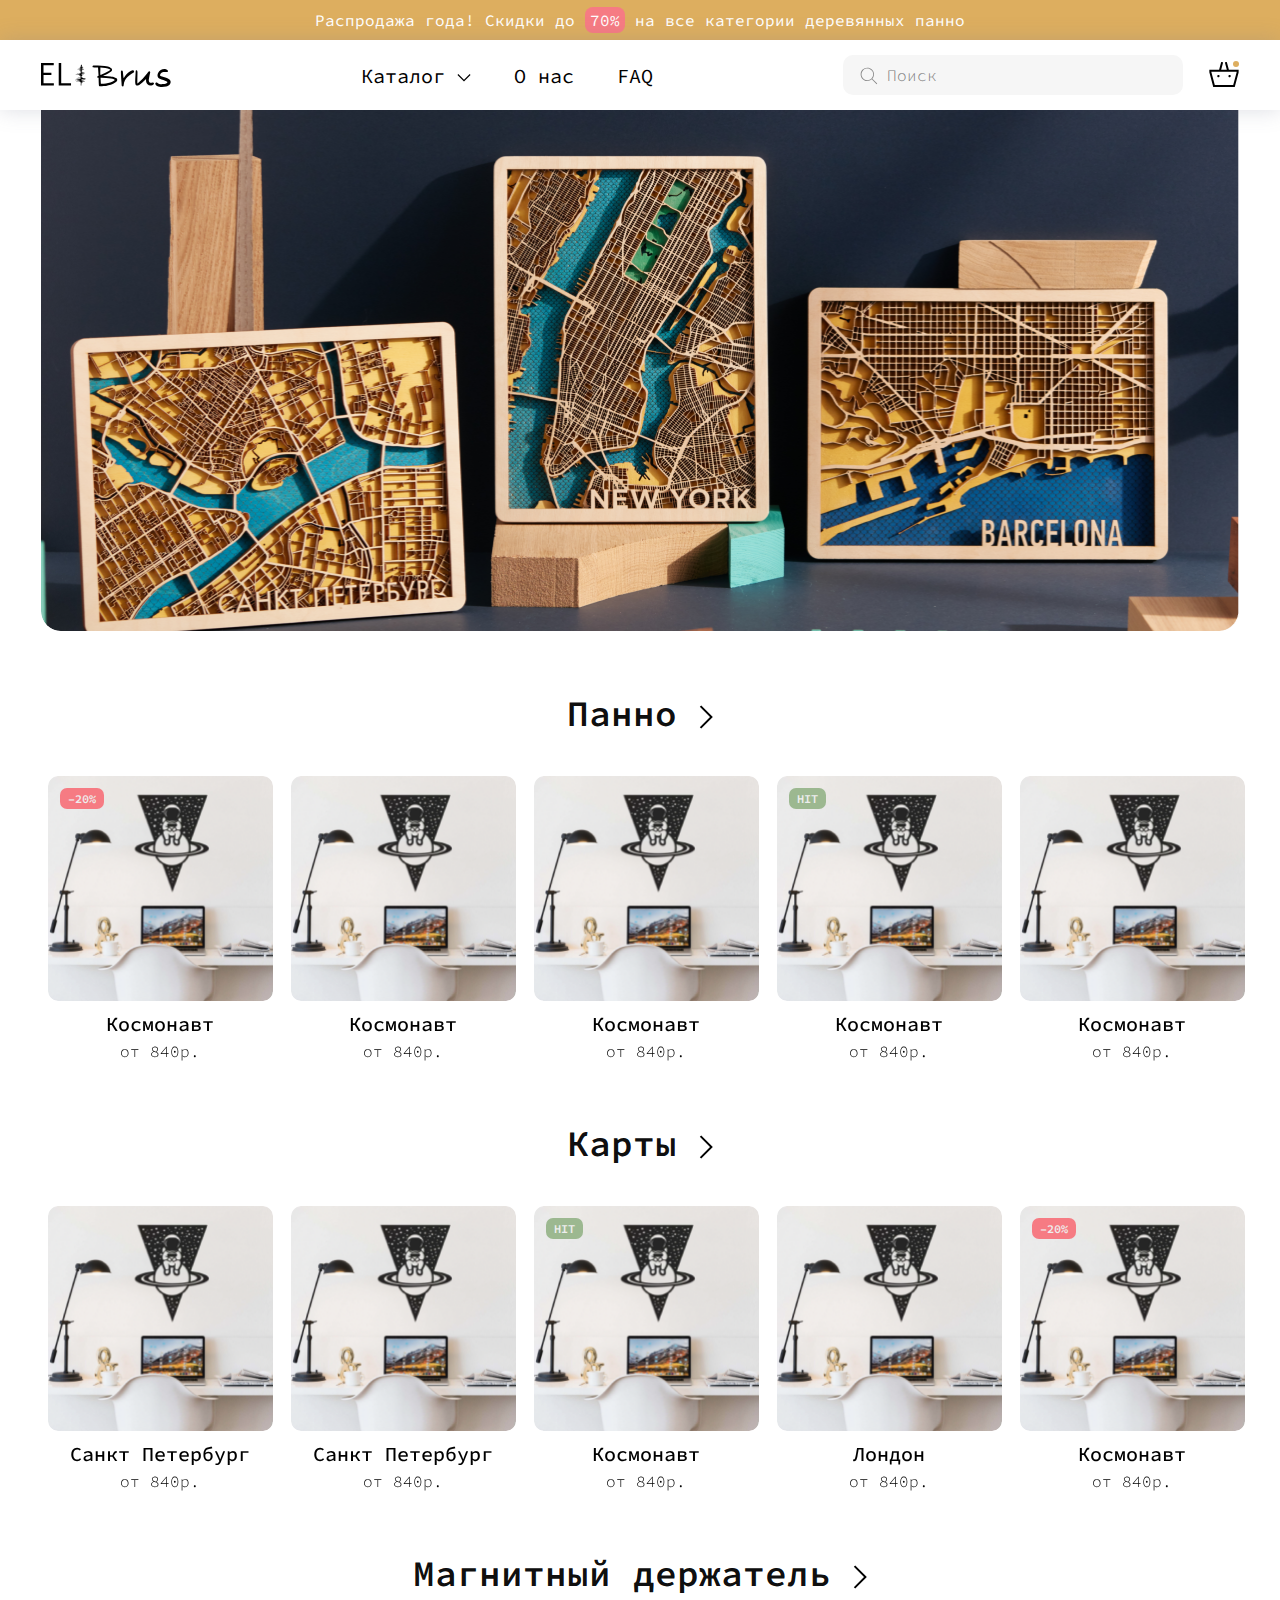
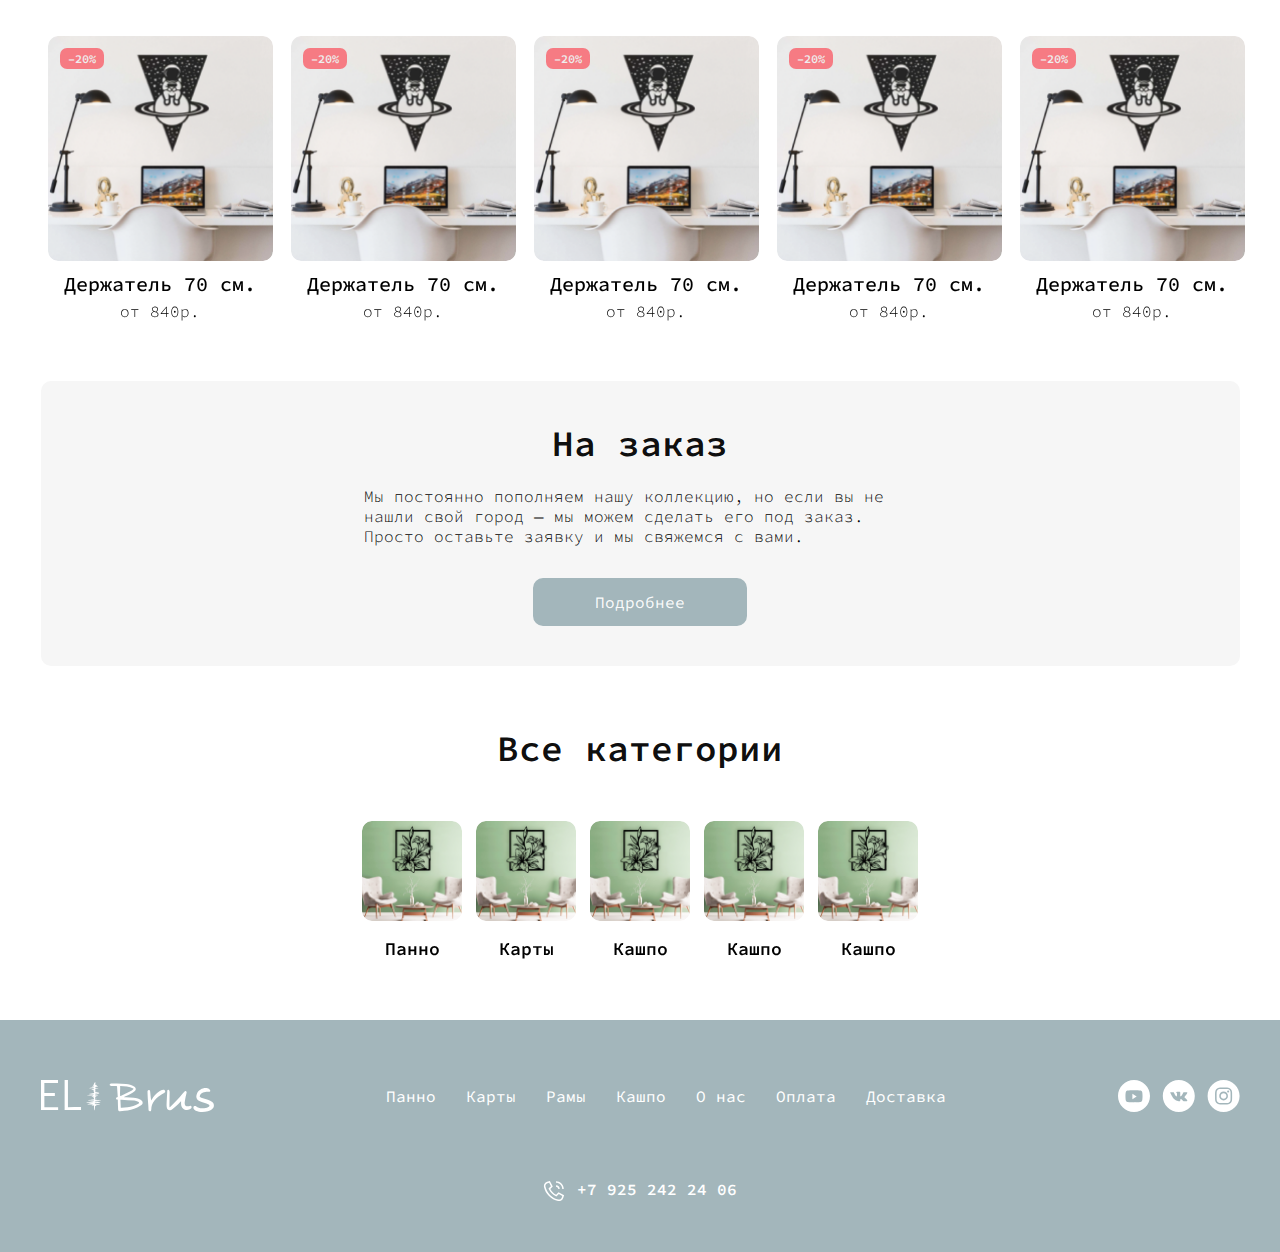
<file: index.html>
<!DOCTYPE html>
<html lang="en">

<head>
	<meta charset="UTF-8">
	<meta http-equiv="X-UA-Compatible" content="IE=edge">
	<meta name="viewport" content="width=device-width, initial-scale=1.0">
	<link rel="stylesheet">
	<link rel="stylesheet" href="./assets/css/main.css">
	<title>EL_Brus</title>
</head>

<body>

	<header>
		<div class="main-color">
			<div class="wrapper">
				<div class="sale">Распродажа года! Скидки до <span>70%</span> на все категории деревянных панно</div>
			</div>
		</div>
		<div class="header-menu">
			<div class="wrapper">
				<div class="menu">
					<div class="logo"><a href="#!"><img src="./assets/img/logo.svg" alt="logo"></a></div>
					<ul>
						<li class="top-list"><a href="#!">Каталог <svg width="14" height="8" viewBox="0 0 14 8" fill="none"
									xmlns="http://www.w3.org/2000/svg">
									<path
										d="M0.476944 0.88657L1.27194 0.0908198L6.9997 5.81859L12.7275 0.0908203L13.5225 0.88657L6.99969 7.40934L0.476944 0.88657Z"
										fill="black" />
								</svg></a>
							<ul class="menu-pc">
								<li class="list-menu">
									<a href="#!">- Панно</a>
									<ul class="sub-menu">
										<li><a href="#!">Животные</a></li>
										<li><a href="#!">Животные</a></li>
										<li><a href="#!">Животные</a></li>
										<li><a href="#!">Животные</a></li>
										<li><a href="#!">Животные</a></li>
										<li><a href="#!">Животные</a></li>
										<li><a href="#!">Растения</a></li>
										<li><a href="#!">Цветы</a></li>
										<li><a href="#!">Игры</a></li>
										<li><a href="#!">Игры</a></li>
									</ul>
									<img src="./assets/img/mobile-img.png" alt="mobile-img">
								</li>
								<li class="list-menu"><a href="#!">- Карты</a></li>
								<li class="list-menu"><a href="#!">- Рамы</a></li>
								<li class="list-menu"><a href="#!">- Кашпо</a></li>
							</ul>
						</li>
						<li class="top-list"><a href="#!">О нас</a></li>
						<li class="top-list"><a href="#!">FAQ</a></li>
					</ul>
					<div class="form">
						<form>
							<input type="text" placeholder="Поиск">
							<button><svg width="20" height="20" viewBox="0 0 20 20" fill="none"
									xmlns="http://www.w3.org/2000/svg">
									<path
										d="M18.2117 17.6226L13.3284 12.7392C14.4773 11.4372 15.0744 9.73914 14.9931 8.00458C14.912 6.27004 14.1588 4.63519 12.8933 3.44623C11.6277 2.25726 9.94914 1.60753 8.21291 1.6346C6.47668 1.66168 4.81914 2.36344 3.59129 3.59129C2.36344 4.81914 1.66168 6.47668 1.6346 8.21291C1.60753 9.94914 2.25726 11.6277 3.44623 12.8933C4.63519 14.1588 6.27004 14.912 8.00458 14.9931C9.73914 15.0744 11.4372 14.4773 12.7392 13.3284L17.6226 18.2117L18.2117 17.6226ZM8.3338 14.1671C7.18004 14.1671 6.05222 13.825 5.09294 13.184C4.13365 12.5431 3.38598 11.632 2.94447 10.5661C2.50295 9.50022 2.38744 8.32729 2.61252 7.19574C2.83759 6.06418 3.39317 5.02478 4.20897 4.20897C5.02478 3.39317 6.06418 2.83759 7.19574 2.61252C8.32729 2.38744 9.50022 2.50295 10.5661 2.94447C11.632 3.38598 12.5431 4.13365 13.184 5.09294C13.825 6.05222 14.1671 7.18004 14.1671 8.3338C14.1654 9.8803 13.5502 11.3631 12.4566 12.4566C11.3631 13.5502 9.8803 14.1654 8.3338 14.1671Z"
										fill="#888888" />
								</svg>
							</button>
						</form>
						<div class="basket">
							<a href="#!"><svg width="32" height="32" viewBox="0 0 32 32" fill="none"
									xmlns="http://www.w3.org/2000/svg">
									<path
										d="M20.8954 10.6669L19.0154 3.65131C18.9814 3.52443 18.9227 3.4055 18.8427 3.30131C18.7627 3.19711 18.663 3.1097 18.5491 3.04405C18.4354 2.97839 18.3098 2.93579 18.1795 2.91869C18.0494 2.90157 17.917 2.91027 17.7901 2.94431C17.6633 2.97834 17.5443 3.03702 17.4402 3.11702C17.3359 3.19701 17.2485 3.29674 17.1829 3.41051C17.1173 3.52429 17.0746 3.64989 17.0575 3.78013C17.0403 3.91037 17.0491 4.0427 17.0831 4.16958L18.8241 10.6669H13.1753L14.9163 4.16958C14.9503 4.0427 14.9591 3.91037 14.9419 3.78013C14.9249 3.64989 14.8822 3.52429 14.8166 3.41051C14.751 3.29674 14.6635 3.19701 14.5593 3.11702C14.4551 3.03702 14.3362 2.97834 14.2094 2.94431C14.0825 2.91027 13.9501 2.90157 13.8199 2.91869C13.6897 2.93579 13.5641 2.97839 13.4503 3.04405C13.3365 3.1097 13.2368 3.19711 13.1568 3.30131C13.0768 3.4055 13.0181 3.52443 12.9841 3.65131L11.1039 10.6669H1.33301V13.2002L5.25101 28.0002H26.7483L30.6207 13.5452L30.6663 10.6669H20.8954ZM28.6249 13.2669L25.2137 26.0002H6.79047L3.33301 12.9398V12.6669H28.6345L28.6249 13.2669ZM10.4151 18.3024C10.6525 18.3024 10.8845 18.232 11.0818 18.1001C11.2792 17.9682 11.433 17.7809 11.5238 17.5616C11.6146 17.3424 11.6384 17.101 11.5921 16.8682C11.5458 16.6354 11.4315 16.4217 11.2637 16.2538C11.0958 16.086 10.882 15.9717 10.6492 15.9254C10.4165 15.8792 10.1752 15.9029 9.95593 15.9937C9.73665 16.0845 9.54923 16.2384 9.41738 16.4357C9.28551 16.633 9.21514 16.865 9.21514 17.1024C9.21514 17.4206 9.34157 17.7258 9.56661 17.9509C9.79166 18.176 10.0969 18.3024 10.4151 18.3024ZM21.5842 18.3024C21.8215 18.3024 22.0535 18.232 22.2509 18.1001C22.4482 17.9682 22.6021 17.7809 22.6929 17.5616C22.7837 17.3424 22.8074 17.101 22.7611 16.8682C22.7149 16.6354 22.6006 16.4217 22.4327 16.2538C22.2649 16.086 22.0511 15.9717 21.8183 15.9254C21.5855 15.8792 21.3442 15.9029 21.125 15.9937C20.9057 16.0845 20.7183 16.2384 20.5865 16.4357C20.4546 16.633 20.3842 16.865 20.3842 17.1024C20.3842 17.4206 20.5106 17.7258 20.7357 17.9509C20.9607 18.176 21.2659 18.3024 21.5842 18.3024Z"
										fill="black" />
								</svg>
							</a>
							<span class="circle"></span>
						</div>
					</div>
				</div>
			</div>
		</div>
		</div>
		<div class="rew">
			<div class="menu-mobile">
				<div class="wrapper">
					<div class="header-mobile">
						<div class="top-mobile">
							<div class="open-menu"><svg width="16" height="14" viewBox="0 0 16 14" fill="none"
									xmlns="http://www.w3.org/2000/svg">
									<path d="M0 0V1.5H16V0H0ZM0 7.75H16V6.25H0V7.75ZM0 14H16V12.5H0V14Z" fill="black" />
								</svg>
							</div>
							<div class="logo"><img src="./assets/img/logo.svg" alt="logo"></div>
							<div class="basket">
								<a href="#!"><svg width="32" height="32" viewBox="0 0 32 32" fill="none"
										xmlns="http://www.w3.org/2000/svg">
										<path
											d="M20.8954 10.6669L19.0154 3.65131C18.9814 3.52443 18.9227 3.4055 18.8427 3.30131C18.7627 3.19711 18.663 3.1097 18.5491 3.04405C18.4354 2.97839 18.3098 2.93579 18.1795 2.91869C18.0494 2.90157 17.917 2.91027 17.7901 2.94431C17.6633 2.97834 17.5443 3.03702 17.4402 3.11702C17.3359 3.19701 17.2485 3.29674 17.1829 3.41051C17.1173 3.52429 17.0746 3.64989 17.0575 3.78013C17.0403 3.91037 17.0491 4.0427 17.0831 4.16958L18.8241 10.6669H13.1753L14.9163 4.16958C14.9503 4.0427 14.9591 3.91037 14.9419 3.78013C14.9249 3.64989 14.8822 3.52429 14.8166 3.41051C14.751 3.29674 14.6635 3.19701 14.5593 3.11702C14.4551 3.03702 14.3362 2.97834 14.2094 2.94431C14.0825 2.91027 13.9501 2.90157 13.8199 2.91869C13.6897 2.93579 13.5641 2.97839 13.4503 3.04405C13.3365 3.1097 13.2368 3.19711 13.1568 3.30131C13.0768 3.4055 13.0181 3.52443 12.9841 3.65131L11.1039 10.6669H1.33301V13.2002L5.25101 28.0002H26.7483L30.6207 13.5452L30.6663 10.6669H20.8954ZM28.6249 13.2669L25.2137 26.0002H6.79047L3.33301 12.9398V12.6669H28.6345L28.6249 13.2669ZM10.4151 18.3024C10.6525 18.3024 10.8845 18.232 11.0818 18.1001C11.2792 17.9682 11.433 17.7809 11.5238 17.5616C11.6146 17.3424 11.6384 17.101 11.5921 16.8682C11.5458 16.6354 11.4315 16.4217 11.2637 16.2538C11.0958 16.086 10.882 15.9717 10.6492 15.9254C10.4165 15.8792 10.1752 15.9029 9.95593 15.9937C9.73665 16.0845 9.54923 16.2384 9.41738 16.4357C9.28551 16.633 9.21514 16.865 9.21514 17.1024C9.21514 17.4206 9.34157 17.7258 9.56661 17.9509C9.79166 18.176 10.0969 18.3024 10.4151 18.3024ZM21.5842 18.3024C21.8215 18.3024 22.0535 18.232 22.2509 18.1001C22.4482 17.9682 22.6021 17.7809 22.6929 17.5616C22.7837 17.3424 22.8074 17.101 22.7611 16.8682C22.7149 16.6354 22.6006 16.4217 22.4327 16.2538C22.2649 16.086 22.0511 15.9717 21.8183 15.9254C21.5855 15.8792 21.3442 15.9029 21.125 15.9937C20.9057 16.0845 20.7183 16.2384 20.5865 16.4357C20.4546 16.633 20.3842 16.865 20.3842 17.1024C20.3842 17.4206 20.5106 17.7258 20.7357 17.9509C20.9607 18.176 21.2659 18.3024 21.5842 18.3024Z"
											fill="black" />
									</svg>
								</a>
								<span class="circle"></span>
							</div>
						</div>
						<div class="form-mobile">
							<form>
								<input type="text" placeholder="Поиск">
								<button><svg width="20" height="20" viewBox="0 0 20 20" fill="none"
										xmlns="http://www.w3.org/2000/svg">
										<path
											d="M18.2117 17.6226L13.3284 12.7392C14.4773 11.4372 15.0744 9.73914 14.9931 8.00458C14.912 6.27004 14.1588 4.63519 12.8933 3.44623C11.6277 2.25726 9.94914 1.60753 8.21291 1.6346C6.47668 1.66168 4.81914 2.36344 3.59129 3.59129C2.36344 4.81914 1.66168 6.47668 1.6346 8.21291C1.60753 9.94914 2.25726 11.6277 3.44623 12.8933C4.63519 14.1588 6.27004 14.912 8.00458 14.9931C9.73914 15.0744 11.4372 14.4773 12.7392 13.3284L17.6226 18.2117L18.2117 17.6226ZM8.3338 14.1671C7.18004 14.1671 6.05222 13.825 5.09294 13.184C4.13365 12.5431 3.38598 11.632 2.94447 10.5661C2.50295 9.50022 2.38744 8.32729 2.61252 7.19574C2.83759 6.06418 3.39317 5.02478 4.20897 4.20897C5.02478 3.39317 6.06418 2.83759 7.19574 2.61252C8.32729 2.38744 9.50022 2.50295 10.5661 2.94447C11.632 3.38598 12.5431 4.13365 13.184 5.09294C13.825 6.05222 14.1671 7.18004 14.1671 8.3338C14.1654 9.8803 13.5502 11.3631 12.4566 12.4566C11.3631 13.5502 9.8803 14.1654 8.3338 14.1671Z"
											fill="#888888" />
									</svg>
								</button>
							</form>
						</div>
					</div>
				</div>
			</div>
			<div class="slide-mobile-menu">
				<div class="slider-top">
					<div class="none"></div>
					<div class="logo"><img src="./assets/img/logo.svg" alt="logo"></div>
					<div class="close"></div>
				</div>
				<div class="block-mobile">
					<ul>
						<li><a href="#!">Каталог</a>
							<ul>
								<li><a href="#!">Панно </a>
									<span class="panel">
										<svg width="14" height="8" viewBox="0 0 14 8" fill="none"
											xmlns="http://www.w3.org/2000/svg">
											<path
												d="M0.476944 0.88657L1.27194 0.0908198L6.9997 5.81859L12.7275 0.0908203L13.5225 0.88657L6.99969 7.40934L0.476944 0.88657Z"
												fill="black" />
										</svg>
									</span>
									<ul class="panel-menu">
										<li><a href="#!">— Животные</a></li>
										<li><a href="#!">— Растения</a></li>
									</ul>
								</li>
							</ul>
							<ul>
								<li><a href="#!">Карты <svg width="14" height="8" viewBox="0 0 14 8" fill="none"
											xmlns="http://www.w3.org/2000/svg">
											<path
												d="M0.476944 0.88657L1.27194 0.0908198L6.9997 5.81859L12.7275 0.0908203L13.5225 0.88657L6.99969 7.40934L0.476944 0.88657Z"
												fill="black" />
										</svg></a>
									<ul>
										<li><a href="#!">— Животные</a></li>
										<li><a href="#!">— Растения</a></li>
									</ul>
								</li>
							</ul>
							<ul>
								<li><a href="#!">Рамы <svg width="14" height="8" viewBox="0 0 14 8" fill="none"
											xmlns="http://www.w3.org/2000/svg">
											<path
												d="M0.476944 0.88657L1.27194 0.0908198L6.9997 5.81859L12.7275 0.0908203L13.5225 0.88657L6.99969 7.40934L0.476944 0.88657Z"
												fill="black" />
										</svg></a>
									<ul>
										<li><a href="#!">— Животные</a></li>
										<li><a href="#!">— Растения</a></li>
									</ul>
								</li>
							</ul>
							<ul>
								<li><a href="#!">Кашпо <svg width="14" height="8" viewBox="0 0 14 8" fill="none"
											xmlns="http://www.w3.org/2000/svg">
											<path
												d="M0.476944 0.88657L1.27194 0.0908198L6.9997 5.81859L12.7275 0.0908203L13.5225 0.88657L6.99969 7.40934L0.476944 0.88657Z"
												fill="black" />
										</svg></a>
									<ul>
										<li><a href="#!">— Животные</a></li>
										<li><a href="#!">— Растения</a></li>
									</ul>
								</li>
							</ul>
						</li>
						<li><a href="#!">О нас</a></li>
						<li><a href="#!">FAQ</a></li>
					</ul>
					<div class="soc-seti">
						<div class="seti">
							<a href="#!"><svg width="32" height="32" viewBox="0 0 32 32" fill="none"
									xmlns="http://www.w3.org/2000/svg">
									<path fill-rule="evenodd" clip-rule="evenodd"
										d="M0 16C0 7.16344 7.16344 0 16 0C24.8366 0 32 7.16344 32 16C32 24.8366 24.8366 32 16 32C7.16344 32 0 24.8366 0 16ZM24.1767 12.0488C23.9804 11.2948 23.4021 10.7011 22.6677 10.4996C21.3369 10.1333 16 10.1333 16 10.1333C16 10.1333 10.6631 10.1333 9.33217 10.4996C8.59782 10.7011 8.01949 11.2948 7.82322 12.0488C7.46667 13.4154 7.46667 16.2667 7.46667 16.2667C7.46667 16.2667 7.46667 19.1179 7.82322 20.4845C8.01949 21.2385 8.59782 21.8323 9.33217 22.0339C10.6631 22.4 16 22.4 16 22.4C16 22.4 21.3369 22.4 22.6677 22.0339C23.4021 21.8323 23.9804 21.2385 24.1767 20.4845C24.5333 19.1179 24.5333 16.2667 24.5333 16.2667C24.5333 16.2667 24.5333 13.4154 24.1767 12.0488Z"
										fill="#000" />
									<path fill-rule="evenodd" clip-rule="evenodd"
										d="M14.4004 19.1995V13.8662L18.6671 16.533L14.4004 19.1995Z" fill="#000" />
								</svg></a>
						</div>
						<div class="seti">
							<a href="#!"><svg width="33" height="32" viewBox="0 0 33 32" fill="none"
									xmlns="http://www.w3.org/2000/svg">
									<path fill-rule="evenodd" clip-rule="evenodd"
										d="M0.799805 16C0.799805 7.16344 7.96325 0 16.7998 0C25.6364 0 32.7998 7.16344 32.7998 16C32.7998 24.8366 25.6364 32 16.7998 32C7.96325 32 0.799805 24.8366 0.799805 16ZM17.6368 21.2507C17.6368 21.2507 17.9448 21.2171 18.1026 21.0508C18.247 20.8984 18.242 20.6108 18.242 20.6108C18.242 20.6108 18.2228 19.2678 18.858 19.0696C19.484 18.8745 20.2879 20.3683 21.141 20.9426C21.7854 21.3769 22.2745 21.2819 22.2745 21.2819L24.5542 21.2507C24.5542 21.2507 25.7462 21.1786 25.1811 20.2585C25.1343 20.1831 24.8514 19.5776 23.4866 18.3338C22.0567 17.0318 22.2487 17.2424 23.9699 14.9899C25.0183 13.6183 25.4373 12.7809 25.3063 12.4228C25.1819 12.0803 24.4106 12.1713 24.4106 12.1713L21.8447 12.1869C21.8447 12.1869 21.6543 12.1615 21.5133 12.2442C21.3755 12.3253 21.2862 12.5146 21.2862 12.5146C21.2862 12.5146 20.8805 13.5757 20.3388 14.4786C19.1961 16.3828 18.7395 16.4836 18.5525 16.3656C18.1176 16.0895 18.2261 15.2579 18.2261 14.6671C18.2261 12.821 18.5116 12.0517 17.671 11.8526C17.3922 11.7862 17.1869 11.7428 16.4732 11.7354C15.5575 11.7264 14.7828 11.7387 14.3438 11.9492C14.0516 12.0894 13.8262 12.4024 13.964 12.4204C14.1334 12.4425 14.5174 12.522 14.7211 12.794C14.984 13.1455 14.9748 13.9338 14.9748 13.9338C14.9748 13.9338 15.1259 16.1067 14.6217 16.3763C14.2762 16.5615 13.802 16.1837 12.7828 14.4557C12.2611 13.5708 11.8671 12.5924 11.8671 12.5924C11.8671 12.5924 11.7912 12.4097 11.6551 12.3114C11.4907 12.1926 11.2611 12.1557 11.2611 12.1557L8.82285 12.1713C8.82285 12.1713 8.4564 12.1811 8.32201 12.3376C8.20265 12.4761 8.31283 12.7637 8.31283 12.7637C8.31283 12.7637 10.2219 17.1481 12.3838 19.358C14.3663 21.3835 16.6167 21.2507 16.6167 21.2507H17.6368Z"
										fill="#000" />
								</svg></a>
						</div>
						<div class="seti">
							<a href="#!"><svg width="33" height="32" viewBox="0 0 33 32" fill="none"
									xmlns="http://www.w3.org/2000/svg">
									<path fill-rule="evenodd" clip-rule="evenodd"
										d="M0.599609 16C0.599609 7.16344 7.76305 0 16.5996 0C25.4362 0 32.5996 7.16344 32.5996 16C32.5996 24.8366 25.4362 32 16.5996 32C7.76305 32 0.599609 24.8366 0.599609 16ZM16.6004 7.46667C14.2829 7.46667 13.992 7.4768 13.0818 7.51822C12.1733 7.55982 11.5532 7.70365 11.0107 7.91467C10.4494 8.13263 9.97332 8.42419 9.499 8.89868C9.02433 9.373 8.73277 9.84909 8.5141 10.4102C8.30255 10.9529 8.15854 11.5732 8.11765 12.4813C8.07694 13.3915 8.06628 13.6826 8.06628 16.0001C8.06628 18.3176 8.07659 18.6076 8.11783 19.5178C8.15961 20.4263 8.30343 21.0464 8.51428 21.5889C8.73242 22.1502 9.02397 22.6263 9.49847 23.1006C9.97261 23.5753 10.4487 23.8675 11.0096 24.0855C11.5525 24.2965 12.1728 24.4404 13.0811 24.482C13.9913 24.5234 14.282 24.5335 16.5993 24.5335C18.9171 24.5335 19.207 24.5234 20.1172 24.482C21.0257 24.4404 21.6465 24.2965 22.1894 24.0855C22.7505 23.8675 23.2259 23.5753 23.7 23.1006C24.1747 22.6263 24.4663 22.1502 24.6849 21.5891C24.8947 21.0464 25.0387 20.4261 25.0814 19.518C25.1223 18.6078 25.1329 18.3176 25.1329 16.0001C25.1329 13.6826 25.1223 13.3917 25.0814 12.4815C25.0387 11.573 24.8947 10.9529 24.6849 10.4103C24.4663 9.84909 24.1747 9.373 23.7 8.89868C23.2254 8.42401 22.7507 8.13245 22.1889 7.91467C21.6449 7.70365 21.0245 7.55982 20.116 7.51822C19.2058 7.4768 18.916 7.46667 16.5977 7.46667H16.6004Z"
										fill="#000" />
									<path fill-rule="evenodd" clip-rule="evenodd"
										d="M15.8349 9.00446C16.0621 9.00411 16.3156 9.00446 16.6004 9.00446C18.8788 9.00446 19.1489 9.01264 20.0486 9.05353C20.8806 9.09157 21.3322 9.2306 21.633 9.3474C22.0312 9.50207 22.3151 9.68696 22.6136 9.98563C22.9123 10.2843 23.0972 10.5687 23.2522 10.967C23.369 11.2674 23.5082 11.719 23.5461 12.551C23.587 13.4506 23.5959 13.7208 23.5959 15.9981C23.5959 18.2755 23.587 18.5457 23.5461 19.4453C23.508 20.2773 23.369 20.7288 23.2522 21.0293C23.0975 21.4275 22.9123 21.7111 22.6136 22.0096C22.315 22.3082 22.0314 22.4931 21.633 22.6478C21.3325 22.7651 20.8806 22.9038 20.0486 22.9418C19.1491 22.9827 18.8788 22.9916 16.6004 22.9916C14.3218 22.9916 14.0518 22.9827 13.1522 22.9418C12.3202 22.9035 11.8686 22.7644 11.5676 22.6476C11.1694 22.493 10.885 22.3081 10.5863 22.0094C10.2876 21.7107 10.1027 21.427 9.94772 21.0286C9.83092 20.7281 9.69172 20.2766 9.65385 19.4446C9.61296 18.545 9.60478 18.2748 9.60478 15.996C9.60478 13.7172 9.61296 13.4484 9.65385 12.5489C9.69189 11.7168 9.83092 11.2653 9.94772 10.9645C10.1024 10.5663 10.2876 10.2818 10.5863 9.98314C10.885 9.68447 11.1694 9.49958 11.5676 9.34455C11.8684 9.22722 12.3202 9.08855 13.1522 9.05033C13.9394 9.01477 14.2445 9.0041 15.8349 9.00233V9.00446ZM21.1555 10.4214C20.5901 10.4214 20.1315 10.8795 20.1315 11.445C20.1315 12.0104 20.5901 12.469 21.1555 12.469C21.7208 12.469 22.1795 12.0104 22.1795 11.445C22.1795 10.8797 21.7208 10.4214 21.1555 10.4214ZM16.6004 11.6178C14.1803 11.6178 12.2181 13.58 12.2181 16.0001C12.2181 18.4202 14.1803 20.3815 16.6004 20.3815C19.0205 20.3815 20.982 18.4202 20.982 16.0001C20.982 13.58 19.0205 11.6178 16.6004 11.6178Z"
										fill="#000" />
									<path fill-rule="evenodd" clip-rule="evenodd"
										d="M16.6004 13.1556C18.1713 13.1556 19.4449 14.4291 19.4449 16.0001C19.4449 17.5709 18.1713 18.8446 16.6004 18.8446C15.0294 18.8446 13.7559 17.5709 13.7559 16.0001C13.7559 14.4291 15.0294 13.1556 16.6004 13.1556Z"
										fill="#000" />
								</svg></a>
						</div>
					</div>
				</div>
				<div class="phone-mobile">
					<a href="#!"><svg width="22" height="22" viewBox="0 0 22 22" fill="none"
							xmlns="http://www.w3.org/2000/svg">
							<path
								d="M15.534 12.2261L13.0885 14.6718C10.6056 13.4115 8.58804 11.3939 7.32774 8.91101L9.77345 6.46551L6.86024 0.895508L4.04354 1.79611C2.98912 2.12197 2.09333 2.82787 1.52996 3.77687C0.966604 4.72587 0.775824 5.8503 0.994644 6.93201C1.75099 10.3766 3.48085 13.5313 5.97844 16.0211C8.46817 18.5186 11.623 20.2485 15.0675 21.0049C16.1492 21.2237 17.2736 21.0329 18.2226 20.4695C19.1716 19.9062 19.8775 19.0104 20.2034 17.956L21.104 15.1393L15.534 12.2261ZM18.7746 17.4991C18.5611 18.1966 18.0975 18.7907 17.4728 19.1673C16.8481 19.544 16.1063 19.6766 15.3898 19.5398C12.227 18.8397 9.32985 17.2509 7.03921 14.9603C4.74862 12.6697 3.15983 9.77256 2.45974 6.60971C2.32282 5.89316 2.45541 5.15129 2.83205 4.52653C3.2087 3.90177 3.80285 3.43816 4.50044 3.22471L6.11524 2.70831L7.93384 6.18371L6.26724 7.85021L5.49554 8.62181L5.99204 9.59356C7.39601 12.3574 9.64205 14.6035 12.406 16.0075L13.3777 16.504L14.1493 15.7323L15.8158 14.0657L19.291 15.8843L18.7746 17.4991ZM15.2498 8.99971H16.7498C16.7486 8.00551 16.3532 7.05236 15.6502 6.34935C14.9471 5.64634 13.994 5.25088 12.9998 5.24971V6.74971C13.5963 6.75045 14.1682 6.98774 14.59 7.40954C15.0118 7.83134 15.249 8.4032 15.2498 8.99971ZM19.2498 8.99971H20.7498C20.7475 6.94499 19.9302 4.97509 18.4773 3.52218C17.0244 2.06927 15.0545 1.25201 12.9998 1.24971V2.74971C14.6568 2.75156 16.2455 3.41064 17.4172 4.58234C18.5889 5.75404 19.2479 7.34268 19.2498 8.99971Z"
								fill="#000" />
						</svg> +7 925 242 24 06</a>
				</div>
			</div>
		</div>
	</header>


	
	<div class="brus-order">
		<div class="order-2">
			<div class="banner">
				<div class="wrapper">
					<div class="banner-img">
						<picture>
							<source media="(max-width: 480px)" srcset="./assets/img/banner-mabile.png">
							<source media="(min-width: 800px)" srcset="./assets/img/img-banner.png">
							<img src="./assets/img/img-banner.png" alt="Chris standing up holding his daughter Elva">
						</picture>
					</div>
					<div class="decore">Уютный декор<br> для вашего дома </div>
				</div>
			</div>
		</div>

		<div class="group order-3">
			<div class="wrapper">
				<div class="panel">Панно <svg width="14" height="24" viewBox="0 0 14 24" fill="none"
						xmlns="http://www.w3.org/2000/svg">
						<path
							d="M2.24279 23.5963L0.828125 22.183L11.0108 12.0003L0.828125 1.81763L2.24279 0.404297L13.8388 12.0003L2.24279 23.5963Z"
							fill="black" />
					</svg>
				</div>
				<div class="block section-home">
					<div class="cards home-slider">
						<div class="slide">
							<a href="#!" class="card">
								<ul>
									<li class="discount">–20%</li>
								</ul>
								<div class="pannel-images"><img src="./assets/img/pannel.png" alt="pannel"></div>
								<div class="text">Космонавт</div>
								<span>от 840р.</span>
							</a>
						</div>
						<div class="slide">
							<a href="#!" class="card">
								<div class="pannel-images"><img src="./assets/img/pannel.png" alt="pannel"></div>
								<div class="text">Космонавт</div>
								<span>от 840р.</span>
							</a>
						</div>
						<div class="slide">
							<a href="#!" class="card">
								<div class="pannel-images"><img src="./assets/img/pannel.png" alt="pannel"></div>
								<div class="text">Космонавт</div>
								<span>от 840р.</span>
							</a>
						</div>
						<div class="slide">
							<a href="#!" class="card">
								<ul>
									<li class="discount two">HIT</li>
								</ul>
								<div class="pannel-images"><img src="./assets/img/pannel.png" alt="pannel"></div>
								<div class="text">Космонавт</div>
								<span>от 840р.</span>
							</a>
						</div>
						<div class="slide">
							<a href="#!" class="card">
								<div class="pannel-images"><img src="./assets/img/pannel.png" alt="pannel"></div>
								<div class="text">Космонавт</div>
								<span>от 840р.</span>
							</a>
						</div>
						<div class="slide">
							<a href="#!" class="card">
								<div class="pannel-images"><img src="./assets/img/pannel.png" alt="pannel"></div>
								<div class="text">Космонавт</div>
								<span>от 840р.</span>
							</a>
						</div>
					</div>
				</div>

			</div>
		</div>

		<div class="group order-4">
			<div class="wrapper">
				<div class="panel">Карты <svg width="14" height="24" viewBox="0 0 14 24" fill="none"
						xmlns="http://www.w3.org/2000/svg">
						<path
							d="M2.24279 23.5963L0.828125 22.183L11.0108 12.0003L0.828125 1.81763L2.24279 0.404297L13.8388 12.0003L2.24279 23.5963Z"
							fill="black" />
					</svg>
				</div>
				<div class="block section-home">
					<div class="cards home-slider">
						<div class="slide">
							<a href="#!" class="card">
								<div class="pannel-images"><img src="./assets/img/pannel.png" alt="pannel"></div>
								<div class="text">Санкт Петербург</div>
								<span>от 840р.</span>
							</a>
						</div>
						<div class="slide">
							<a href="#!" class="card">
								<div class="pannel-images"><img src="./assets/img/pannel.png" alt="pannel"></div>
								<div class="text">Санкт Петербург</div>
								<span>от 840р.</span>
							</a>
						</div>
						<div class="slide">
							<a href="#!" class="card">
								<ul>
									<li class="discount two">HIT</li>
								</ul>
								<div class="pannel-images"><img src="./assets/img/pannel.png" alt="pannel"></div>
								<div class="text">Космонавт</div>
								<span>от 840р.</span>
							</a>
						</div>
						<div class="slide">
							<a href="#!" class="card">
								<div class="pannel-images"><img src="./assets/img/pannel.png" alt="pannel"></div>
								<div class="text">Лондон</div>
								<span>от 840р.</span>
							</a>
						</div>
						<div class="slide">
							<a href="#!" class="card">
								<ul>
									<li class="discount">–20%</li>
								</ul>
								<div class="pannel-images"><img src="./assets/img/pannel.png" alt="pannel"></div>
								<div class="text">Космонавт</div>
								<span>от 840р.</span>
							</a>
						</div>
						<div class="slide">
							<a href="#!" class="card">
								<div class="pannel-images"><img src="./assets/img/pannel.png" alt="pannel"></div>
								<div class="text">Лондон</div>
								<span>от 840р.</span>
							</a>
						</div>
					</div>
				</div>
			</div>
		</div>

		<div class="group order-5">
			<div class="wrapper">
				<div class="panel">Магнитный держатель <svg width="14" height="24" viewBox="0 0 14 24" fill="none"
						xmlns="http://www.w3.org/2000/svg">
						<path
							d="M2.24279 23.5963L0.828125 22.183L11.0108 12.0003L0.828125 1.81763L2.24279 0.404297L13.8388 12.0003L2.24279 23.5963Z"
							fill="black" />
					</svg>
				</div>
				<div class="block section-home">
					<div class="cards home-slider">
						<div class="slide">
							<a href="#!" class="card">
								<ul>
									<li class="discount">–20%</li>
								</ul>
								<div class="pannel-images"><img src="./assets/img/pannel.png" alt="pannel"></div>
								<div class="text">Держатель 70 см.</div>
								<span>от 840р.</span>
							</a>
						</div>
						<div class="slide">
							<a href="#!" class="card">
								<ul>
									<li class="discount">–20%</li>
								</ul>
								<div class="pannel-images"><img src="./assets/img/pannel.png" alt="pannel"></div>
								<div class="text">Держатель 70 см.</div>
								<span>от 840р.</span>
							</a>
						</div>
						<div class="slide">
							<a href="#!" class="card">
								<ul>
									<li class="discount">–20%</li>
								</ul>
								<div class="pannel-images"><img src="./assets/img/pannel.png" alt="pannel"></div>
								<div class="text">Держатель 70 см.</div>
								<span>от 840р.</span>
							</a>
						</div>
						<div class="slide">
							<a href="#!" class="card">
								<ul>
									<li class="discount">–20%</li>
								</ul>
								<div class="pannel-images"><img src="./assets/img/pannel.png" alt="pannel"></div>
								<div class="text">Держатель 70 см.</div>
								<span>от 840р.</span>
							</a>
						</div>
						<div class="slide">
							<a href="#!" class="card">
								<ul>
									<li class="discount">–20%</li>
								</ul>
								<div class="pannel-images"><img src="./assets/img/pannel.png" alt="pannel"></div>
								<div class="text">Держатель 70 см.</div>
								<span>от 840р.</span>
							</a>
						</div>
					</div>
				</div>
			</div>
		</div>

		<div class="orders order-6">
			<div class="wrapper">
				<div class="order">
					<div class="order-text">На заказ</div>
					<p>Мы постоянно пополняем нашу коллекцию, но если вы не нашли свой город — мы можем сделать его под
						заказ.
						Просто
						оставьте заявку и мы свяжемся с вами.</p>
					<button>Подробнее</button>
				</div>
			</div>
		</div>

		<div class="categories order-7">
			<div class="wrapper">
				<div class="category-text">Все категории</div>
				<div class="section-home">
					<div class="category category-slider">
						<div class="slider">
							<div class="block-category">
								<a href="#!">
									<div class="category-img"><img src="./assets/img/category-img.png" alt=""></div>
									<div class="text">Панно</div>
								</a>
							</div>
						</div>
						<div class="slider">
							<div class="block-category">
								<a href="#!">
									<div class="category-img"><img src="./assets/img/category-img.png" alt=""></div>
									<div class="text">Карты</div>
								</a>
							</div>
						</div>
						<div class="slider">
							<div class="block-category">
								<a href="#!">
									<div class="category-img"><img src="./assets/img/category-img.png" alt=""></div>
									<div class="text">Кашпо</div>
								</a>
							</div>
						</div>
						<div class="slider">
							<div class="block-category">
								<a href="#!">
									<div class="category-img"><img src="./assets/img/category-img.png" alt=""></div>
									<div class="text">Кашпо</div>
								</a>
							</div>
						</div>
						<div class="slider">
							<div class="block-category">
								<a href="#!">
									<div class="category-img"><img src="./assets/img/category-img.png" alt=""></div>
									<div class="text">Кашпо</div>
								</a>
							</div>
						</div>
					</div>
				</div>
			</div>
		</div>

	</div>

	<footer class="menu-des order-8">
		<div class="wrapper">
			<div class="footer-block">
				<div class="footer-logo"><a href="#!"><img src="./assets/img/logo-footer.svg" alt="logo"></a></div>
				<ul>
					<li><a href="#!">Панно</a></li>
					<li><a href="#!">Карты</a></li>
					<li><a href="#!">Рамы</a></li>
					<li><a href="#!">Кашпо</a></li>
					<li><a href="#!">О нас</a></li>
					<li><a href="#!">Оплата</a></li>
					<li><a href="#!">Доставка</a></li>
				</ul>
				<div class="soc-seti">
					<div class="seti">
						<a href="#!"><svg width="32" height="32" viewBox="0 0 32 32" fill="none"
								xmlns="http://www.w3.org/2000/svg">
								<path fill-rule="evenodd" clip-rule="evenodd"
									d="M0 16C0 7.16344 7.16344 0 16 0C24.8366 0 32 7.16344 32 16C32 24.8366 24.8366 32 16 32C7.16344 32 0 24.8366 0 16ZM24.1767 12.0488C23.9804 11.2948 23.4021 10.7011 22.6677 10.4996C21.3369 10.1333 16 10.1333 16 10.1333C16 10.1333 10.6631 10.1333 9.33217 10.4996C8.59782 10.7011 8.01949 11.2948 7.82322 12.0488C7.46667 13.4154 7.46667 16.2667 7.46667 16.2667C7.46667 16.2667 7.46667 19.1179 7.82322 20.4845C8.01949 21.2385 8.59782 21.8323 9.33217 22.0339C10.6631 22.4 16 22.4 16 22.4C16 22.4 21.3369 22.4 22.6677 22.0339C23.4021 21.8323 23.9804 21.2385 24.1767 20.4845C24.5333 19.1179 24.5333 16.2667 24.5333 16.2667C24.5333 16.2667 24.5333 13.4154 24.1767 12.0488Z"
									fill="white" />
								<path fill-rule="evenodd" clip-rule="evenodd"
									d="M14.4004 19.1995V13.8662L18.6671 16.533L14.4004 19.1995Z" fill="white" />
							</svg></a>
					</div>
					<div class="seti">
						<a href="#!"><svg width="33" height="32" viewBox="0 0 33 32" fill="none"
								xmlns="http://www.w3.org/2000/svg">
								<path fill-rule="evenodd" clip-rule="evenodd"
									d="M0.799805 16C0.799805 7.16344 7.96325 0 16.7998 0C25.6364 0 32.7998 7.16344 32.7998 16C32.7998 24.8366 25.6364 32 16.7998 32C7.96325 32 0.799805 24.8366 0.799805 16ZM17.6368 21.2507C17.6368 21.2507 17.9448 21.2171 18.1026 21.0508C18.247 20.8984 18.242 20.6108 18.242 20.6108C18.242 20.6108 18.2228 19.2678 18.858 19.0696C19.484 18.8745 20.2879 20.3683 21.141 20.9426C21.7854 21.3769 22.2745 21.2819 22.2745 21.2819L24.5542 21.2507C24.5542 21.2507 25.7462 21.1786 25.1811 20.2585C25.1343 20.1831 24.8514 19.5776 23.4866 18.3338C22.0567 17.0318 22.2487 17.2424 23.9699 14.9899C25.0183 13.6183 25.4373 12.7809 25.3063 12.4228C25.1819 12.0803 24.4106 12.1713 24.4106 12.1713L21.8447 12.1869C21.8447 12.1869 21.6543 12.1615 21.5133 12.2442C21.3755 12.3253 21.2862 12.5146 21.2862 12.5146C21.2862 12.5146 20.8805 13.5757 20.3388 14.4786C19.1961 16.3828 18.7395 16.4836 18.5525 16.3656C18.1176 16.0895 18.2261 15.2579 18.2261 14.6671C18.2261 12.821 18.5116 12.0517 17.671 11.8526C17.3922 11.7862 17.1869 11.7428 16.4732 11.7354C15.5575 11.7264 14.7828 11.7387 14.3438 11.9492C14.0516 12.0894 13.8262 12.4024 13.964 12.4204C14.1334 12.4425 14.5174 12.522 14.7211 12.794C14.984 13.1455 14.9748 13.9338 14.9748 13.9338C14.9748 13.9338 15.1259 16.1067 14.6217 16.3763C14.2762 16.5615 13.802 16.1837 12.7828 14.4557C12.2611 13.5708 11.8671 12.5924 11.8671 12.5924C11.8671 12.5924 11.7912 12.4097 11.6551 12.3114C11.4907 12.1926 11.2611 12.1557 11.2611 12.1557L8.82285 12.1713C8.82285 12.1713 8.4564 12.1811 8.32201 12.3376C8.20265 12.4761 8.31283 12.7637 8.31283 12.7637C8.31283 12.7637 10.2219 17.1481 12.3838 19.358C14.3663 21.3835 16.6167 21.2507 16.6167 21.2507H17.6368Z"
									fill="white" />
							</svg></a>
					</div>
					<div class="seti">
						<a href="#!"><svg width="33" height="32" viewBox="0 0 33 32" fill="none"
								xmlns="http://www.w3.org/2000/svg">
								<path fill-rule="evenodd" clip-rule="evenodd"
									d="M0.599609 16C0.599609 7.16344 7.76305 0 16.5996 0C25.4362 0 32.5996 7.16344 32.5996 16C32.5996 24.8366 25.4362 32 16.5996 32C7.76305 32 0.599609 24.8366 0.599609 16ZM16.6004 7.46667C14.2829 7.46667 13.992 7.4768 13.0818 7.51822C12.1733 7.55982 11.5532 7.70365 11.0107 7.91467C10.4494 8.13263 9.97332 8.42419 9.499 8.89868C9.02433 9.373 8.73277 9.84909 8.5141 10.4102C8.30255 10.9529 8.15854 11.5732 8.11765 12.4813C8.07694 13.3915 8.06628 13.6826 8.06628 16.0001C8.06628 18.3176 8.07659 18.6076 8.11783 19.5178C8.15961 20.4263 8.30343 21.0464 8.51428 21.5889C8.73242 22.1502 9.02397 22.6263 9.49847 23.1006C9.97261 23.5753 10.4487 23.8675 11.0096 24.0855C11.5525 24.2965 12.1728 24.4404 13.0811 24.482C13.9913 24.5234 14.282 24.5335 16.5993 24.5335C18.9171 24.5335 19.207 24.5234 20.1172 24.482C21.0257 24.4404 21.6465 24.2965 22.1894 24.0855C22.7505 23.8675 23.2259 23.5753 23.7 23.1006C24.1747 22.6263 24.4663 22.1502 24.6849 21.5891C24.8947 21.0464 25.0387 20.4261 25.0814 19.518C25.1223 18.6078 25.1329 18.3176 25.1329 16.0001C25.1329 13.6826 25.1223 13.3917 25.0814 12.4815C25.0387 11.573 24.8947 10.9529 24.6849 10.4103C24.4663 9.84909 24.1747 9.373 23.7 8.89868C23.2254 8.42401 22.7507 8.13245 22.1889 7.91467C21.6449 7.70365 21.0245 7.55982 20.116 7.51822C19.2058 7.4768 18.916 7.46667 16.5977 7.46667H16.6004Z"
									fill="white" />
								<path fill-rule="evenodd" clip-rule="evenodd"
									d="M15.8349 9.00446C16.0621 9.00411 16.3156 9.00446 16.6004 9.00446C18.8788 9.00446 19.1489 9.01264 20.0486 9.05353C20.8806 9.09157 21.3322 9.2306 21.633 9.3474C22.0312 9.50207 22.3151 9.68696 22.6136 9.98563C22.9123 10.2843 23.0972 10.5687 23.2522 10.967C23.369 11.2674 23.5082 11.719 23.5461 12.551C23.587 13.4506 23.5959 13.7208 23.5959 15.9981C23.5959 18.2755 23.587 18.5457 23.5461 19.4453C23.508 20.2773 23.369 20.7288 23.2522 21.0293C23.0975 21.4275 22.9123 21.7111 22.6136 22.0096C22.315 22.3082 22.0314 22.4931 21.633 22.6478C21.3325 22.7651 20.8806 22.9038 20.0486 22.9418C19.1491 22.9827 18.8788 22.9916 16.6004 22.9916C14.3218 22.9916 14.0518 22.9827 13.1522 22.9418C12.3202 22.9035 11.8686 22.7644 11.5676 22.6476C11.1694 22.493 10.885 22.3081 10.5863 22.0094C10.2876 21.7107 10.1027 21.427 9.94772 21.0286C9.83092 20.7281 9.69172 20.2766 9.65385 19.4446C9.61296 18.545 9.60478 18.2748 9.60478 15.996C9.60478 13.7172 9.61296 13.4484 9.65385 12.5489C9.69189 11.7168 9.83092 11.2653 9.94772 10.9645C10.1024 10.5663 10.2876 10.2818 10.5863 9.98314C10.885 9.68447 11.1694 9.49958 11.5676 9.34455C11.8684 9.22722 12.3202 9.08855 13.1522 9.05033C13.9394 9.01477 14.2445 9.0041 15.8349 9.00233V9.00446ZM21.1555 10.4214C20.5901 10.4214 20.1315 10.8795 20.1315 11.445C20.1315 12.0104 20.5901 12.469 21.1555 12.469C21.7208 12.469 22.1795 12.0104 22.1795 11.445C22.1795 10.8797 21.7208 10.4214 21.1555 10.4214ZM16.6004 11.6178C14.1803 11.6178 12.2181 13.58 12.2181 16.0001C12.2181 18.4202 14.1803 20.3815 16.6004 20.3815C19.0205 20.3815 20.982 18.4202 20.982 16.0001C20.982 13.58 19.0205 11.6178 16.6004 11.6178Z"
									fill="white" />
								<path fill-rule="evenodd" clip-rule="evenodd"
									d="M16.6004 13.1556C18.1713 13.1556 19.4449 14.4291 19.4449 16.0001C19.4449 17.5709 18.1713 18.8446 16.6004 18.8446C15.0294 18.8446 13.7559 17.5709 13.7559 16.0001C13.7559 14.4291 15.0294 13.1556 16.6004 13.1556Z"
									fill="white" />
							</svg></a>
					</div>
				</div>
			</div>
			<div class="phone">
				<a href="#!"><img src="./assets/img/phone.svg" alt="phone">+7 925 242 24 06</a>
			</div>
		</div>
	</footer>

	<script src="./assets/js/jquery.js"></script>
	<script src="./assets/js/slick.js"></script>

	<script src="./assets/js/main.js"></script>
</body>

</html>
</file>
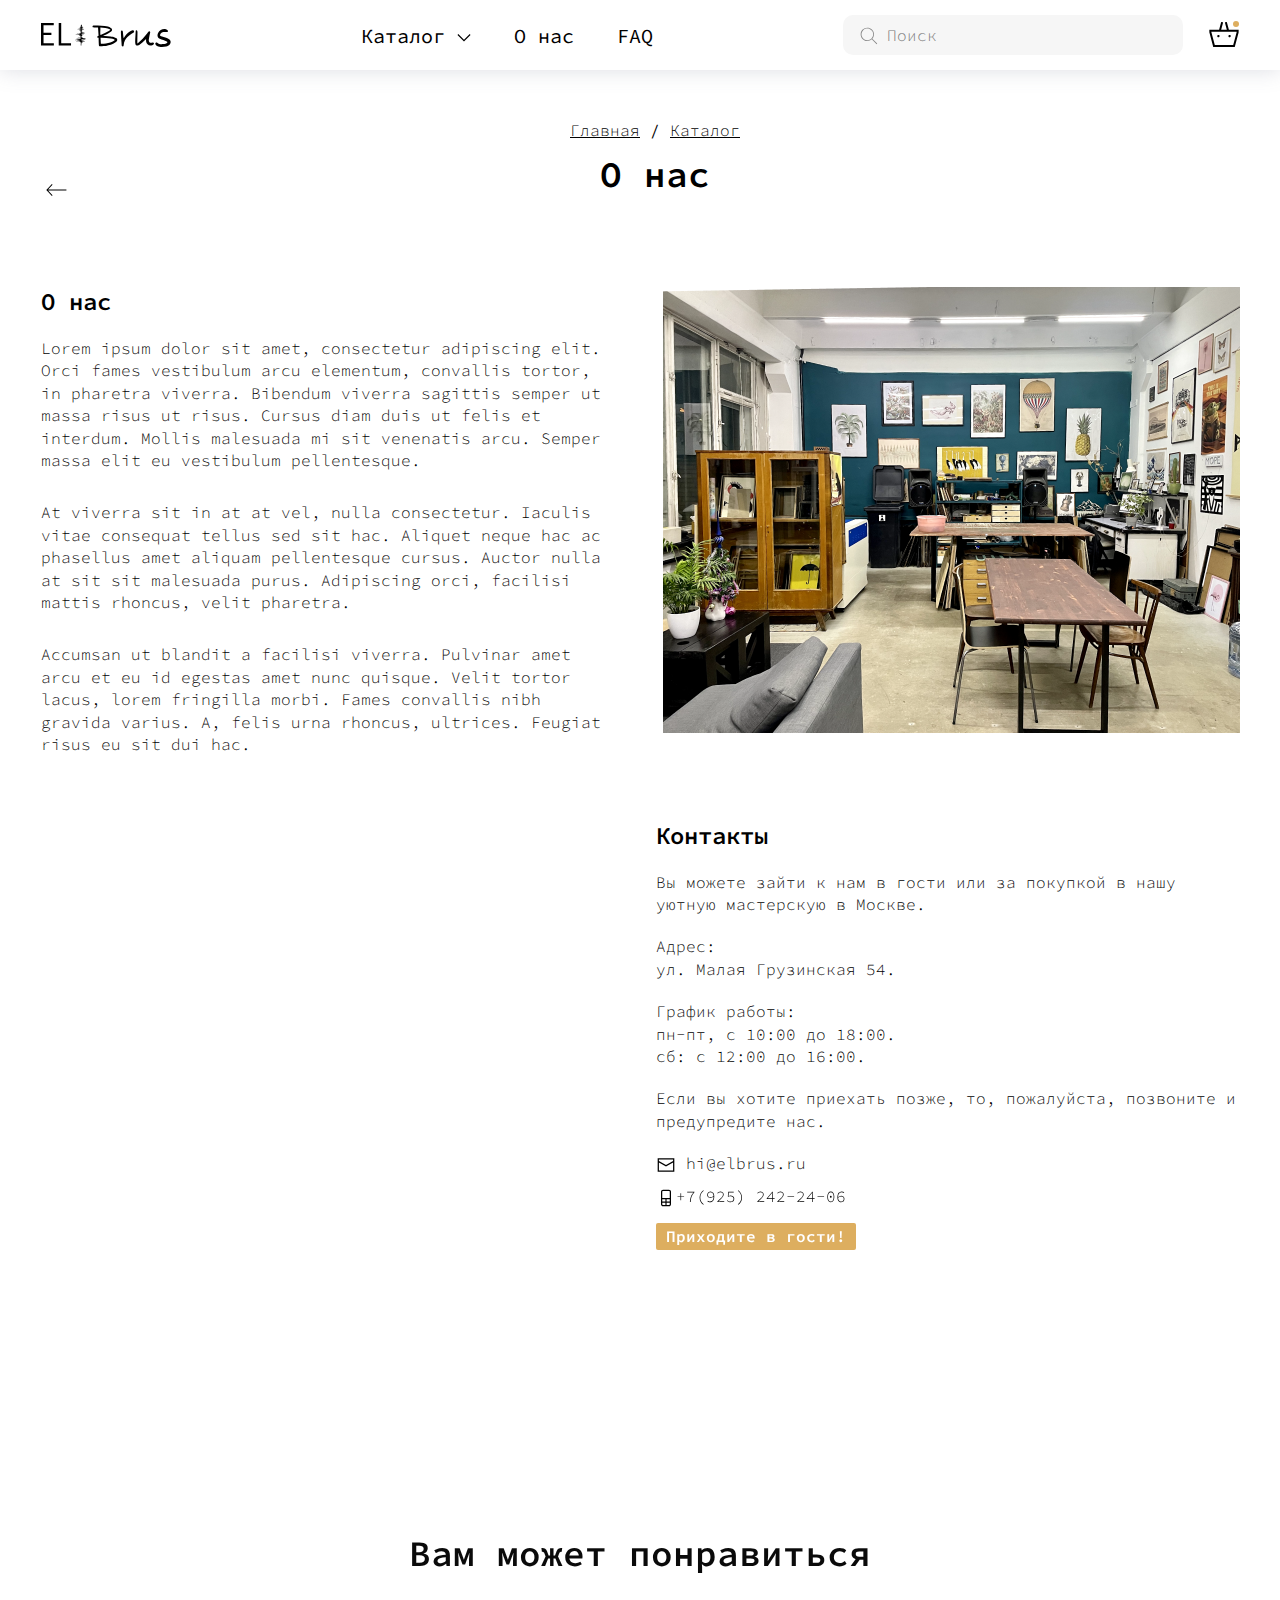
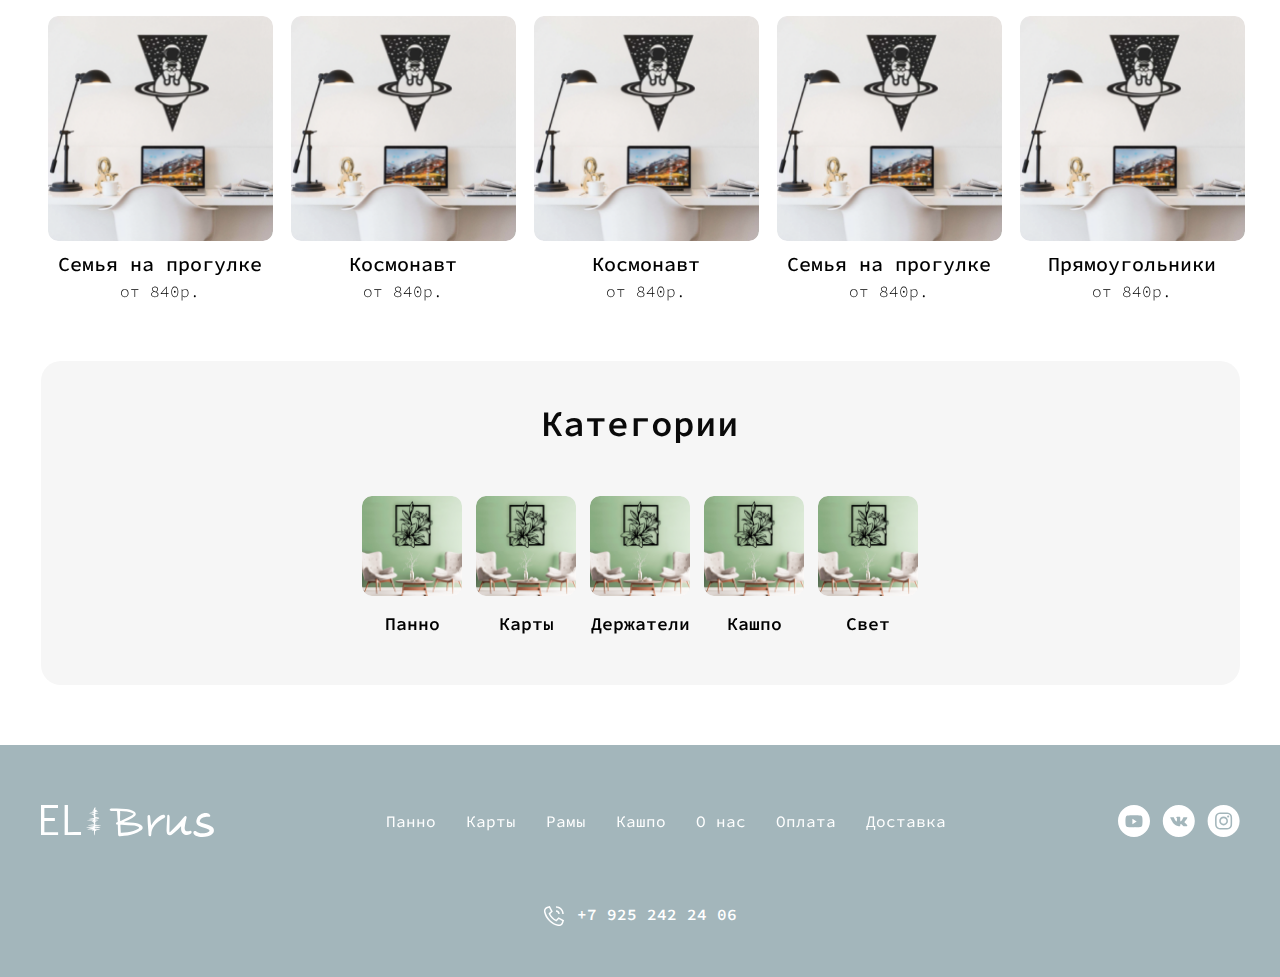
<file: about_us.html>
<!DOCTYPE html>
<html lang="en">

<head>
	<meta charset="UTF-8">
	<meta http-equiv="X-UA-Compatible" content="IE=edge">
	<meta name="viewport" content="width=device-width, initial-scale=1.0">
	<link rel="stylesheet">
	<link rel="stylesheet" href="./assets/css/main.css">
	<title>EL_Brus</title>
</head>

<header>
	<div class="header-menu">
		<div class="wrapper">
			<div class="menu">
				<div class="logo"><a href="#!"><img src="./assets/img/logo.svg" alt="logo"></a></div>
				<ul>
					<li class="top-list"><a href="#!">Каталог <svg width="14" height="8" viewBox="0 0 14 8" fill="none"
								xmlns="http://www.w3.org/2000/svg">
								<path
									d="M0.476944 0.88657L1.27194 0.0908198L6.9997 5.81859L12.7275 0.0908203L13.5225 0.88657L6.99969 7.40934L0.476944 0.88657Z"
									fill="black" />
							</svg></a>
						<ul class="menu-pc">
							<li class="list-menu">
								<a href="#!">- Панно</a>
								<ul class="sub-menu">
									<li><a href="#!">Животные</a></li>
									<li><a href="#!">Животные</a></li>
									<li><a href="#!">Животные</a></li>
									<li><a href="#!">Животные</a></li>
									<li><a href="#!">Животные</a></li>
									<li><a href="#!">Животные</a></li>
									<li><a href="#!">Растения</a></li>
									<li><a href="#!">Цветы</a></li>
									<li><a href="#!">Игры</a></li>
									<li><a href="#!">Игры</a></li>
								</ul>
								<img src="./assets/img/mobile-img.png" alt="mobile-img">
							</li>
							<li class="list-menu"><a href="#!">- Карты</a></li>
							<li class="list-menu"><a href="#!">- Рамы</a></li>
							<li class="list-menu"><a href="#!">- Кашпо</a></li>
						</ul>
					</li>
					<li class="top-list"><a href="#!">О нас</a></li>
					<li class="top-list"><a href="#!">FAQ</a></li>
				</ul>
				<div class="form">
					<form>
						<input type="text" placeholder="Поиск">
						<button><svg width="20" height="20" viewBox="0 0 20 20" fill="none"
								xmlns="http://www.w3.org/2000/svg">
								<path
									d="M18.2117 17.6226L13.3284 12.7392C14.4773 11.4372 15.0744 9.73914 14.9931 8.00458C14.912 6.27004 14.1588 4.63519 12.8933 3.44623C11.6277 2.25726 9.94914 1.60753 8.21291 1.6346C6.47668 1.66168 4.81914 2.36344 3.59129 3.59129C2.36344 4.81914 1.66168 6.47668 1.6346 8.21291C1.60753 9.94914 2.25726 11.6277 3.44623 12.8933C4.63519 14.1588 6.27004 14.912 8.00458 14.9931C9.73914 15.0744 11.4372 14.4773 12.7392 13.3284L17.6226 18.2117L18.2117 17.6226ZM8.3338 14.1671C7.18004 14.1671 6.05222 13.825 5.09294 13.184C4.13365 12.5431 3.38598 11.632 2.94447 10.5661C2.50295 9.50022 2.38744 8.32729 2.61252 7.19574C2.83759 6.06418 3.39317 5.02478 4.20897 4.20897C5.02478 3.39317 6.06418 2.83759 7.19574 2.61252C8.32729 2.38744 9.50022 2.50295 10.5661 2.94447C11.632 3.38598 12.5431 4.13365 13.184 5.09294C13.825 6.05222 14.1671 7.18004 14.1671 8.3338C14.1654 9.8803 13.5502 11.3631 12.4566 12.4566C11.3631 13.5502 9.8803 14.1654 8.3338 14.1671Z"
									fill="#888888" />
							</svg>
						</button>
					</form>
					<div class="basket">
						<a href="#!"><svg width="32" height="32" viewBox="0 0 32 32" fill="none"
								xmlns="http://www.w3.org/2000/svg">
								<path
									d="M20.8954 10.6669L19.0154 3.65131C18.9814 3.52443 18.9227 3.4055 18.8427 3.30131C18.7627 3.19711 18.663 3.1097 18.5491 3.04405C18.4354 2.97839 18.3098 2.93579 18.1795 2.91869C18.0494 2.90157 17.917 2.91027 17.7901 2.94431C17.6633 2.97834 17.5443 3.03702 17.4402 3.11702C17.3359 3.19701 17.2485 3.29674 17.1829 3.41051C17.1173 3.52429 17.0746 3.64989 17.0575 3.78013C17.0403 3.91037 17.0491 4.0427 17.0831 4.16958L18.8241 10.6669H13.1753L14.9163 4.16958C14.9503 4.0427 14.9591 3.91037 14.9419 3.78013C14.9249 3.64989 14.8822 3.52429 14.8166 3.41051C14.751 3.29674 14.6635 3.19701 14.5593 3.11702C14.4551 3.03702 14.3362 2.97834 14.2094 2.94431C14.0825 2.91027 13.9501 2.90157 13.8199 2.91869C13.6897 2.93579 13.5641 2.97839 13.4503 3.04405C13.3365 3.1097 13.2368 3.19711 13.1568 3.30131C13.0768 3.4055 13.0181 3.52443 12.9841 3.65131L11.1039 10.6669H1.33301V13.2002L5.25101 28.0002H26.7483L30.6207 13.5452L30.6663 10.6669H20.8954ZM28.6249 13.2669L25.2137 26.0002H6.79047L3.33301 12.9398V12.6669H28.6345L28.6249 13.2669ZM10.4151 18.3024C10.6525 18.3024 10.8845 18.232 11.0818 18.1001C11.2792 17.9682 11.433 17.7809 11.5238 17.5616C11.6146 17.3424 11.6384 17.101 11.5921 16.8682C11.5458 16.6354 11.4315 16.4217 11.2637 16.2538C11.0958 16.086 10.882 15.9717 10.6492 15.9254C10.4165 15.8792 10.1752 15.9029 9.95593 15.9937C9.73665 16.0845 9.54923 16.2384 9.41738 16.4357C9.28551 16.633 9.21514 16.865 9.21514 17.1024C9.21514 17.4206 9.34157 17.7258 9.56661 17.9509C9.79166 18.176 10.0969 18.3024 10.4151 18.3024ZM21.5842 18.3024C21.8215 18.3024 22.0535 18.232 22.2509 18.1001C22.4482 17.9682 22.6021 17.7809 22.6929 17.5616C22.7837 17.3424 22.8074 17.101 22.7611 16.8682C22.7149 16.6354 22.6006 16.4217 22.4327 16.2538C22.2649 16.086 22.0511 15.9717 21.8183 15.9254C21.5855 15.8792 21.3442 15.9029 21.125 15.9937C20.9057 16.0845 20.7183 16.2384 20.5865 16.4357C20.4546 16.633 20.3842 16.865 20.3842 17.1024C20.3842 17.4206 20.5106 17.7258 20.7357 17.9509C20.9607 18.176 21.2659 18.3024 21.5842 18.3024Z"
									fill="black" />
							</svg>
						</a>
						<span class="circle"></span>
					</div>
				</div>
			</div>
		</div>
	</div>
	</div>
	<div class="rew">
		<div class="menu-mobile">
			<div class="wrapper">
				<div class="header-mobile">
					<div class="top-mobile">
						<div class="open-menu"><svg width="16" height="14" viewBox="0 0 16 14" fill="none"
								xmlns="http://www.w3.org/2000/svg">
								<path d="M0 0V1.5H16V0H0ZM0 7.75H16V6.25H0V7.75ZM0 14H16V12.5H0V14Z" fill="black" />
							</svg>
						</div>
						<div class="logo"><img src="./assets/img/logo.svg" alt="logo"></div>
						<div class="basket">
							<a href="#!"><svg width="32" height="32" viewBox="0 0 32 32" fill="none"
									xmlns="http://www.w3.org/2000/svg">
									<path
										d="M20.8954 10.6669L19.0154 3.65131C18.9814 3.52443 18.9227 3.4055 18.8427 3.30131C18.7627 3.19711 18.663 3.1097 18.5491 3.04405C18.4354 2.97839 18.3098 2.93579 18.1795 2.91869C18.0494 2.90157 17.917 2.91027 17.7901 2.94431C17.6633 2.97834 17.5443 3.03702 17.4402 3.11702C17.3359 3.19701 17.2485 3.29674 17.1829 3.41051C17.1173 3.52429 17.0746 3.64989 17.0575 3.78013C17.0403 3.91037 17.0491 4.0427 17.0831 4.16958L18.8241 10.6669H13.1753L14.9163 4.16958C14.9503 4.0427 14.9591 3.91037 14.9419 3.78013C14.9249 3.64989 14.8822 3.52429 14.8166 3.41051C14.751 3.29674 14.6635 3.19701 14.5593 3.11702C14.4551 3.03702 14.3362 2.97834 14.2094 2.94431C14.0825 2.91027 13.9501 2.90157 13.8199 2.91869C13.6897 2.93579 13.5641 2.97839 13.4503 3.04405C13.3365 3.1097 13.2368 3.19711 13.1568 3.30131C13.0768 3.4055 13.0181 3.52443 12.9841 3.65131L11.1039 10.6669H1.33301V13.2002L5.25101 28.0002H26.7483L30.6207 13.5452L30.6663 10.6669H20.8954ZM28.6249 13.2669L25.2137 26.0002H6.79047L3.33301 12.9398V12.6669H28.6345L28.6249 13.2669ZM10.4151 18.3024C10.6525 18.3024 10.8845 18.232 11.0818 18.1001C11.2792 17.9682 11.433 17.7809 11.5238 17.5616C11.6146 17.3424 11.6384 17.101 11.5921 16.8682C11.5458 16.6354 11.4315 16.4217 11.2637 16.2538C11.0958 16.086 10.882 15.9717 10.6492 15.9254C10.4165 15.8792 10.1752 15.9029 9.95593 15.9937C9.73665 16.0845 9.54923 16.2384 9.41738 16.4357C9.28551 16.633 9.21514 16.865 9.21514 17.1024C9.21514 17.4206 9.34157 17.7258 9.56661 17.9509C9.79166 18.176 10.0969 18.3024 10.4151 18.3024ZM21.5842 18.3024C21.8215 18.3024 22.0535 18.232 22.2509 18.1001C22.4482 17.9682 22.6021 17.7809 22.6929 17.5616C22.7837 17.3424 22.8074 17.101 22.7611 16.8682C22.7149 16.6354 22.6006 16.4217 22.4327 16.2538C22.2649 16.086 22.0511 15.9717 21.8183 15.9254C21.5855 15.8792 21.3442 15.9029 21.125 15.9937C20.9057 16.0845 20.7183 16.2384 20.5865 16.4357C20.4546 16.633 20.3842 16.865 20.3842 17.1024C20.3842 17.4206 20.5106 17.7258 20.7357 17.9509C20.9607 18.176 21.2659 18.3024 21.5842 18.3024Z"
										fill="black" />
								</svg>
							</a>
							<span class="circle"></span>
						</div>
					</div>
					<div class="form-mobile">
						<form>
							<input type="text" placeholder="Поиск">
							<button><svg width="20" height="20" viewBox="0 0 20 20" fill="none"
									xmlns="http://www.w3.org/2000/svg">
									<path
										d="M18.2117 17.6226L13.3284 12.7392C14.4773 11.4372 15.0744 9.73914 14.9931 8.00458C14.912 6.27004 14.1588 4.63519 12.8933 3.44623C11.6277 2.25726 9.94914 1.60753 8.21291 1.6346C6.47668 1.66168 4.81914 2.36344 3.59129 3.59129C2.36344 4.81914 1.66168 6.47668 1.6346 8.21291C1.60753 9.94914 2.25726 11.6277 3.44623 12.8933C4.63519 14.1588 6.27004 14.912 8.00458 14.9931C9.73914 15.0744 11.4372 14.4773 12.7392 13.3284L17.6226 18.2117L18.2117 17.6226ZM8.3338 14.1671C7.18004 14.1671 6.05222 13.825 5.09294 13.184C4.13365 12.5431 3.38598 11.632 2.94447 10.5661C2.50295 9.50022 2.38744 8.32729 2.61252 7.19574C2.83759 6.06418 3.39317 5.02478 4.20897 4.20897C5.02478 3.39317 6.06418 2.83759 7.19574 2.61252C8.32729 2.38744 9.50022 2.50295 10.5661 2.94447C11.632 3.38598 12.5431 4.13365 13.184 5.09294C13.825 6.05222 14.1671 7.18004 14.1671 8.3338C14.1654 9.8803 13.5502 11.3631 12.4566 12.4566C11.3631 13.5502 9.8803 14.1654 8.3338 14.1671Z"
										fill="#888888" />
								</svg>
							</button>
						</form>
					</div>
				</div>
			</div>
		</div>
		<div class="slide-mobile-menu">
			<div class="slider-top">
				<div class="none"></div>
				<div class="logo"><img src="./assets/img/logo.svg" alt="logo"></div>
				<div class="close"></div>
			</div>
			<div class="block-mobile">
				<ul>
					<li><a href="#!">Каталог</a>
						<ul>
							<li><a href="#!">Панно </a>
								<span class="panel">
									<svg width="14" height="8" viewBox="0 0 14 8" fill="none"
										xmlns="http://www.w3.org/2000/svg">
										<path
											d="M0.476944 0.88657L1.27194 0.0908198L6.9997 5.81859L12.7275 0.0908203L13.5225 0.88657L6.99969 7.40934L0.476944 0.88657Z"
											fill="black" />
									</svg>
								</span>
								<ul class="panel-menu">
									<li><a href="#!">— Животные</a></li>
									<li><a href="#!">— Растения</a></li>
								</ul>
							</li>
						</ul>
						<ul>
							<li><a href="#!">Карты <svg width="14" height="8" viewBox="0 0 14 8" fill="none"
										xmlns="http://www.w3.org/2000/svg">
										<path
											d="M0.476944 0.88657L1.27194 0.0908198L6.9997 5.81859L12.7275 0.0908203L13.5225 0.88657L6.99969 7.40934L0.476944 0.88657Z"
											fill="black" />
									</svg></a>
								<ul>
									<li><a href="#!">— Животные</a></li>
									<li><a href="#!">— Растения</a></li>
								</ul>
							</li>
						</ul>
						<ul>
							<li><a href="#!">Рамы <svg width="14" height="8" viewBox="0 0 14 8" fill="none"
										xmlns="http://www.w3.org/2000/svg">
										<path
											d="M0.476944 0.88657L1.27194 0.0908198L6.9997 5.81859L12.7275 0.0908203L13.5225 0.88657L6.99969 7.40934L0.476944 0.88657Z"
											fill="black" />
									</svg></a>
								<ul>
									<li><a href="#!">— Животные</a></li>
									<li><a href="#!">— Растения</a></li>
								</ul>
							</li>
						</ul>
						<ul>
							<li><a href="#!">Кашпо <svg width="14" height="8" viewBox="0 0 14 8" fill="none"
										xmlns="http://www.w3.org/2000/svg">
										<path
											d="M0.476944 0.88657L1.27194 0.0908198L6.9997 5.81859L12.7275 0.0908203L13.5225 0.88657L6.99969 7.40934L0.476944 0.88657Z"
											fill="black" />
									</svg></a>
								<ul>
									<li><a href="#!">— Животные</a></li>
									<li><a href="#!">— Растения</a></li>
								</ul>
							</li>
						</ul>
					</li>
					<li><a href="#!">О нас</a></li>
					<li><a href="#!">FAQ</a></li>
				</ul>
				<div class="soc-seti">
					<div class="seti">
						<a href="#!"><svg width="32" height="32" viewBox="0 0 32 32" fill="none"
								xmlns="http://www.w3.org/2000/svg">
								<path fill-rule="evenodd" clip-rule="evenodd"
									d="M0 16C0 7.16344 7.16344 0 16 0C24.8366 0 32 7.16344 32 16C32 24.8366 24.8366 32 16 32C7.16344 32 0 24.8366 0 16ZM24.1767 12.0488C23.9804 11.2948 23.4021 10.7011 22.6677 10.4996C21.3369 10.1333 16 10.1333 16 10.1333C16 10.1333 10.6631 10.1333 9.33217 10.4996C8.59782 10.7011 8.01949 11.2948 7.82322 12.0488C7.46667 13.4154 7.46667 16.2667 7.46667 16.2667C7.46667 16.2667 7.46667 19.1179 7.82322 20.4845C8.01949 21.2385 8.59782 21.8323 9.33217 22.0339C10.6631 22.4 16 22.4 16 22.4C16 22.4 21.3369 22.4 22.6677 22.0339C23.4021 21.8323 23.9804 21.2385 24.1767 20.4845C24.5333 19.1179 24.5333 16.2667 24.5333 16.2667C24.5333 16.2667 24.5333 13.4154 24.1767 12.0488Z"
									fill="#000" />
								<path fill-rule="evenodd" clip-rule="evenodd"
									d="M14.4004 19.1995V13.8662L18.6671 16.533L14.4004 19.1995Z" fill="#000" />
							</svg></a>
					</div>
					<div class="seti">
						<a href="#!"><svg width="33" height="32" viewBox="0 0 33 32" fill="none"
								xmlns="http://www.w3.org/2000/svg">
								<path fill-rule="evenodd" clip-rule="evenodd"
									d="M0.799805 16C0.799805 7.16344 7.96325 0 16.7998 0C25.6364 0 32.7998 7.16344 32.7998 16C32.7998 24.8366 25.6364 32 16.7998 32C7.96325 32 0.799805 24.8366 0.799805 16ZM17.6368 21.2507C17.6368 21.2507 17.9448 21.2171 18.1026 21.0508C18.247 20.8984 18.242 20.6108 18.242 20.6108C18.242 20.6108 18.2228 19.2678 18.858 19.0696C19.484 18.8745 20.2879 20.3683 21.141 20.9426C21.7854 21.3769 22.2745 21.2819 22.2745 21.2819L24.5542 21.2507C24.5542 21.2507 25.7462 21.1786 25.1811 20.2585C25.1343 20.1831 24.8514 19.5776 23.4866 18.3338C22.0567 17.0318 22.2487 17.2424 23.9699 14.9899C25.0183 13.6183 25.4373 12.7809 25.3063 12.4228C25.1819 12.0803 24.4106 12.1713 24.4106 12.1713L21.8447 12.1869C21.8447 12.1869 21.6543 12.1615 21.5133 12.2442C21.3755 12.3253 21.2862 12.5146 21.2862 12.5146C21.2862 12.5146 20.8805 13.5757 20.3388 14.4786C19.1961 16.3828 18.7395 16.4836 18.5525 16.3656C18.1176 16.0895 18.2261 15.2579 18.2261 14.6671C18.2261 12.821 18.5116 12.0517 17.671 11.8526C17.3922 11.7862 17.1869 11.7428 16.4732 11.7354C15.5575 11.7264 14.7828 11.7387 14.3438 11.9492C14.0516 12.0894 13.8262 12.4024 13.964 12.4204C14.1334 12.4425 14.5174 12.522 14.7211 12.794C14.984 13.1455 14.9748 13.9338 14.9748 13.9338C14.9748 13.9338 15.1259 16.1067 14.6217 16.3763C14.2762 16.5615 13.802 16.1837 12.7828 14.4557C12.2611 13.5708 11.8671 12.5924 11.8671 12.5924C11.8671 12.5924 11.7912 12.4097 11.6551 12.3114C11.4907 12.1926 11.2611 12.1557 11.2611 12.1557L8.82285 12.1713C8.82285 12.1713 8.4564 12.1811 8.32201 12.3376C8.20265 12.4761 8.31283 12.7637 8.31283 12.7637C8.31283 12.7637 10.2219 17.1481 12.3838 19.358C14.3663 21.3835 16.6167 21.2507 16.6167 21.2507H17.6368Z"
									fill="#000" />
							</svg></a>
					</div>
					<div class="seti">
						<a href="#!"><svg width="33" height="32" viewBox="0 0 33 32" fill="none"
								xmlns="http://www.w3.org/2000/svg">
								<path fill-rule="evenodd" clip-rule="evenodd"
									d="M0.599609 16C0.599609 7.16344 7.76305 0 16.5996 0C25.4362 0 32.5996 7.16344 32.5996 16C32.5996 24.8366 25.4362 32 16.5996 32C7.76305 32 0.599609 24.8366 0.599609 16ZM16.6004 7.46667C14.2829 7.46667 13.992 7.4768 13.0818 7.51822C12.1733 7.55982 11.5532 7.70365 11.0107 7.91467C10.4494 8.13263 9.97332 8.42419 9.499 8.89868C9.02433 9.373 8.73277 9.84909 8.5141 10.4102C8.30255 10.9529 8.15854 11.5732 8.11765 12.4813C8.07694 13.3915 8.06628 13.6826 8.06628 16.0001C8.06628 18.3176 8.07659 18.6076 8.11783 19.5178C8.15961 20.4263 8.30343 21.0464 8.51428 21.5889C8.73242 22.1502 9.02397 22.6263 9.49847 23.1006C9.97261 23.5753 10.4487 23.8675 11.0096 24.0855C11.5525 24.2965 12.1728 24.4404 13.0811 24.482C13.9913 24.5234 14.282 24.5335 16.5993 24.5335C18.9171 24.5335 19.207 24.5234 20.1172 24.482C21.0257 24.4404 21.6465 24.2965 22.1894 24.0855C22.7505 23.8675 23.2259 23.5753 23.7 23.1006C24.1747 22.6263 24.4663 22.1502 24.6849 21.5891C24.8947 21.0464 25.0387 20.4261 25.0814 19.518C25.1223 18.6078 25.1329 18.3176 25.1329 16.0001C25.1329 13.6826 25.1223 13.3917 25.0814 12.4815C25.0387 11.573 24.8947 10.9529 24.6849 10.4103C24.4663 9.84909 24.1747 9.373 23.7 8.89868C23.2254 8.42401 22.7507 8.13245 22.1889 7.91467C21.6449 7.70365 21.0245 7.55982 20.116 7.51822C19.2058 7.4768 18.916 7.46667 16.5977 7.46667H16.6004Z"
									fill="#000" />
								<path fill-rule="evenodd" clip-rule="evenodd"
									d="M15.8349 9.00446C16.0621 9.00411 16.3156 9.00446 16.6004 9.00446C18.8788 9.00446 19.1489 9.01264 20.0486 9.05353C20.8806 9.09157 21.3322 9.2306 21.633 9.3474C22.0312 9.50207 22.3151 9.68696 22.6136 9.98563C22.9123 10.2843 23.0972 10.5687 23.2522 10.967C23.369 11.2674 23.5082 11.719 23.5461 12.551C23.587 13.4506 23.5959 13.7208 23.5959 15.9981C23.5959 18.2755 23.587 18.5457 23.5461 19.4453C23.508 20.2773 23.369 20.7288 23.2522 21.0293C23.0975 21.4275 22.9123 21.7111 22.6136 22.0096C22.315 22.3082 22.0314 22.4931 21.633 22.6478C21.3325 22.7651 20.8806 22.9038 20.0486 22.9418C19.1491 22.9827 18.8788 22.9916 16.6004 22.9916C14.3218 22.9916 14.0518 22.9827 13.1522 22.9418C12.3202 22.9035 11.8686 22.7644 11.5676 22.6476C11.1694 22.493 10.885 22.3081 10.5863 22.0094C10.2876 21.7107 10.1027 21.427 9.94772 21.0286C9.83092 20.7281 9.69172 20.2766 9.65385 19.4446C9.61296 18.545 9.60478 18.2748 9.60478 15.996C9.60478 13.7172 9.61296 13.4484 9.65385 12.5489C9.69189 11.7168 9.83092 11.2653 9.94772 10.9645C10.1024 10.5663 10.2876 10.2818 10.5863 9.98314C10.885 9.68447 11.1694 9.49958 11.5676 9.34455C11.8684 9.22722 12.3202 9.08855 13.1522 9.05033C13.9394 9.01477 14.2445 9.0041 15.8349 9.00233V9.00446ZM21.1555 10.4214C20.5901 10.4214 20.1315 10.8795 20.1315 11.445C20.1315 12.0104 20.5901 12.469 21.1555 12.469C21.7208 12.469 22.1795 12.0104 22.1795 11.445C22.1795 10.8797 21.7208 10.4214 21.1555 10.4214ZM16.6004 11.6178C14.1803 11.6178 12.2181 13.58 12.2181 16.0001C12.2181 18.4202 14.1803 20.3815 16.6004 20.3815C19.0205 20.3815 20.982 18.4202 20.982 16.0001C20.982 13.58 19.0205 11.6178 16.6004 11.6178Z"
									fill="#000" />
								<path fill-rule="evenodd" clip-rule="evenodd"
									d="M16.6004 13.1556C18.1713 13.1556 19.4449 14.4291 19.4449 16.0001C19.4449 17.5709 18.1713 18.8446 16.6004 18.8446C15.0294 18.8446 13.7559 17.5709 13.7559 16.0001C13.7559 14.4291 15.0294 13.1556 16.6004 13.1556Z"
									fill="#000" />
							</svg></a>
					</div>
				</div>
			</div>
			<div class="phone-mobile">
				<a href="#!"><svg width="22" height="22" viewBox="0 0 22 22" fill="none"
						xmlns="http://www.w3.org/2000/svg">
						<path
							d="M15.534 12.2261L13.0885 14.6718C10.6056 13.4115 8.58804 11.3939 7.32774 8.91101L9.77345 6.46551L6.86024 0.895508L4.04354 1.79611C2.98912 2.12197 2.09333 2.82787 1.52996 3.77687C0.966604 4.72587 0.775824 5.8503 0.994644 6.93201C1.75099 10.3766 3.48085 13.5313 5.97844 16.0211C8.46817 18.5186 11.623 20.2485 15.0675 21.0049C16.1492 21.2237 17.2736 21.0329 18.2226 20.4695C19.1716 19.9062 19.8775 19.0104 20.2034 17.956L21.104 15.1393L15.534 12.2261ZM18.7746 17.4991C18.5611 18.1966 18.0975 18.7907 17.4728 19.1673C16.8481 19.544 16.1063 19.6766 15.3898 19.5398C12.227 18.8397 9.32985 17.2509 7.03921 14.9603C4.74862 12.6697 3.15983 9.77256 2.45974 6.60971C2.32282 5.89316 2.45541 5.15129 2.83205 4.52653C3.2087 3.90177 3.80285 3.43816 4.50044 3.22471L6.11524 2.70831L7.93384 6.18371L6.26724 7.85021L5.49554 8.62181L5.99204 9.59356C7.39601 12.3574 9.64205 14.6035 12.406 16.0075L13.3777 16.504L14.1493 15.7323L15.8158 14.0657L19.291 15.8843L18.7746 17.4991ZM15.2498 8.99971H16.7498C16.7486 8.00551 16.3532 7.05236 15.6502 6.34935C14.9471 5.64634 13.994 5.25088 12.9998 5.24971V6.74971C13.5963 6.75045 14.1682 6.98774 14.59 7.40954C15.0118 7.83134 15.249 8.4032 15.2498 8.99971ZM19.2498 8.99971H20.7498C20.7475 6.94499 19.9302 4.97509 18.4773 3.52218C17.0244 2.06927 15.0545 1.25201 12.9998 1.24971V2.74971C14.6568 2.75156 16.2455 3.41064 17.4172 4.58234C18.5889 5.75404 19.2479 7.34268 19.2498 8.99971Z"
							fill="#000" />
					</svg> +7 925 242 24 06</a>
			</div>
		</div>
	</div>
</header>
<!-- =============================================================================== -->

<div class="list">
	<div class="wrapper">
		<div class="text">
			<a href="index.html">Главная</a> / <a href="#!">Каталог</a>
		</div>
		<div class="pay pay-delivery">
			<a href="index.html"><svg width="30" height="32" viewBox="0 0 30 32" fill="none"
					xmlns="http://www.w3.org/2000/svg">
					<path
						d="M11.5489 10.6963L10.8908 9.98926L5.29688 16.0002L10.8908 22.0112L11.5489 21.3042L7.07838 16.5002H25.4072V15.5002H7.07838L11.5489 10.6963Z"
						fill="black" />
				</svg>
			</a>
			<div class="home">О нас</div>
			<div class="empty"></div>
		</div>
	</div>
</div>

<div class="about-us">
	<div class="wrapper">
		<div class="component">
			<div class="text-about">
				<span>О нас</span>
				<p>Lorem ipsum dolor sit amet, consectetur adipiscing elit. Orci fames vestibulum arcu elementum, convallis
					tortor, in pharetra viverra. Bibendum viverra sagittis semper ut massa risus ut risus. Cursus diam duis
					ut felis et interdum. Mollis malesuada mi sit venenatis arcu. Semper massa elit eu vestibulum
					pellentesque.
				</p>
				<p>At viverra sit in at at vel, nulla consectetur. Iaculis vitae consequat tellus sed sit hac. Aliquet neque
					hac ac phasellus amet aliquam pellentesque cursus. Auctor nulla at sit sit malesuada purus. Adipiscing
					orci, facilisi mattis rhoncus, velit pharetra.</p>
				<p>Accumsan ut blandit a facilisi viverra. Pulvinar amet arcu et eu id egestas amet nunc quisque. Velit
					tortor lacus, lorem fringilla morbi. Fames convallis nibh gravida varius. A, felis urna rhoncus,
					ultrices. Feugiat risus eu sit dui hac.</p>
			</div>
			<div class="about-img">
				<img src="./assets/img/about-img.png" alt="about-img">
			</div>
		</div>
	</div>
</div>

<div class="contacts">
	<div class="wrapper">
		<div class="block-contact">
			<div class="text-mobile">Контакты</div>
			<div class="map"><iframe
					src="https://www.google.com/maps/embed?pb=!1m10!1m8!1m3!1d324788.8720908394!2d30.4002139!3d50.5078807!3m2!1i1024!2i768!4f13.1!5e0!3m2!1sru!2sby!4v1647785897261!5m2!1sru!2sby"
					width="580" height="555" style="border:0;" allowfullscreen="" loading="lazy"></iframe>
			</div>
			<div class="text-block">
				<div class="text-cont">Контакты</div>
				<p>Вы можете зайти к нам в гости или за покупкой в нашу уютную мастерскую в Москве.</p>
				<p>Адрес:<br>ул. Малая Грузинская 54. </p>
				<div class="graphic">
					График работы:<br>
					пн-пт, с 10:00 до 18:00.<br>
					сб: с 12:00 до 16:00.
				</div>
				<p>Если вы хотите приехать позже, то, пожалуйста, позвоните и предупредите нас.</p>
				<div class="link"><svg width="20" height="20" viewBox="0 0 20 20" fill="none"
						xmlns="http://www.w3.org/2000/svg">
						<path
							d="M1.66797 3.33301V16.6663H18.3346V3.33301H1.66797ZM17.0846 4.58301V6.02642L10.0013 10.1163L2.91797 6.02642V4.58301H17.0846ZM2.91797 15.4163V7.46976L10.0013 11.5598L17.0846 7.46976V15.4163H2.91797Z"
							fill="black" />
					</svg>
					<a href="#!">hi@elbrus.ru</a>
				</div>
				<div class="link phone"><svg width="20" height="20" viewBox="0 0 20 20" fill="none"
						xmlns="http://www.w3.org/2000/svg">
						<path
							d="M12.9167 1.66699H7.08333C6.5308 1.66699 6.00089 1.88648 5.61019 2.27718C5.21949 2.66788 5 3.19779 5 3.75033V16.2503C5 16.8028 5.21949 17.3327 5.61019 17.7235C6.00089 18.1142 6.5308 18.3337 7.08333 18.3337H12.9167C13.4692 18.3337 13.9991 18.1142 14.3898 17.7235C14.7805 17.3327 15 16.8028 15 16.2503V3.75033C15 3.19779 14.7805 2.66788 14.3898 2.27718C13.9991 1.88648 13.4692 1.66699 12.9167 1.66699ZM7.08333 2.91699H12.9167C13.1376 2.91723 13.3494 3.00511 13.5057 3.16133C13.6619 3.31757 13.7498 3.52938 13.75 3.75033V10.0003H6.25V3.75033C6.25024 3.52938 6.33812 3.31757 6.49434 3.16133C6.65058 3.00511 6.86239 2.91723 7.08333 2.91699ZM10.5833 11.2503H13.75V13.5837H10.5833V11.2503ZM9.41667 13.5837H6.25V11.2503H9.41667V13.5837ZM6.25 16.2503V14.7503H9.41667V17.0837H7.08333C6.86239 17.0834 6.65058 16.9956 6.49434 16.8393C6.33812 16.6831 6.25024 16.4712 6.25 16.2503ZM12.9167 17.0837H10.5833V14.7503H13.75V16.2503C13.7498 16.4712 13.6619 16.6831 13.5057 16.8393C13.3494 16.9956 13.1376 17.0834 12.9167 17.0837Z"
							fill="black" />
					</svg><a href="#!">+7(925) 242-24-06</a>
				</div>
				<div class="guests">Приходите в гости!</div>
			</div>
		</div>
	</div>
</div>

<div class="group">
	<div class="wrapper">
		<div class="panel">Вам может понравиться</div>
		<div class="block section-home">
				<div class="cards home-slider">
					<div class="slide">
						<a href="#!" class="card">
							<div class="pannel-images"><img src="./assets/img/pannel.png" alt="pannel"></div>
							<div class="text">Семья на прогулке</div>
							<span>от 840р.</span>
						</a>
					</div>
					<div class="slide">
						<a href="#!" class="card">
							<div class="pannel-images"><img src="./assets/img/pannel.png" alt="pannel"></div>
							<div class="text">Космонавт</div>
							<span>от 840р.</span>
						</a>
					</div>
					<div class="slide">
						<a href="#!" class="card">
							<div class="pannel-images"><img src="./assets/img/pannel.png" alt="pannel"></div>
							<div class="text">Космонавт</div>
							<span>от 840р.</span>
						</a>
					</div>
					<div class="slide">
						<a href="#!" class="card">
							<div class="pannel-images"><img src="./assets/img/pannel.png" alt="pannel"></div>
							<div class="text">Семья на прогулке</div>
							<span>от 840р.</span>
						</a>
					</div>
					<div class="slide">
						<a href="#!" class="card">
							<div class="pannel-images"><img src="./assets/img/pannel.png" alt="pannel"></div>
							<div class="text">Прямоугольники</div>
							<span>от 840р.</span>
						</a>
					</div>
					<div class="slide">
						<a href="#!" class="card">
							<div class="pannel-images"><img src="./assets/img/pannel.png" alt="pannel"></div>
							<div class="text">Прямоугольники</div>
							<span>от 840р.</span>
						</a>
					</div>
				</div>
			
		</div>
	</div>
</div>

<div class="categories">
	<div class="wrapper categories-pay">
		<div class="category-text text-mobile">Категории</div>
		<div class="section-home">
			<div class="category category-slider">
				<div class="slide">
					<div class="block-category">
						<a href="#!">
							<div class="category-img"><img src="./assets/img/category-img.png" alt=""></div>
							<div class="text">Панно</div>
						</a>
					</div>
				</div>
				<div class="slide">
					<div class="block-category">
						<a href="#!">
							<div class="category-img"><img src="./assets/img/category-img.png" alt=""></div>
							<div class="text">Карты</div>
						</a>
					</div>
				</div>
				<div class="slide">
					<div class="block-category">
						<a href="#!">
							<div class="category-img"><img src="./assets/img/category-img.png" alt=""></div>
							<div class="text">Держатели</div>
						</a>
					</div>
				</div>
				<div class="slide">
					<div class="block-category">
						<a href="#!">
							<div class="category-img"><img src="./assets/img/category-img.png" alt=""></div>
							<div class="text">Кашпо</div>
						</a>
					</div>
				</div>
				<div class="slide">
					<div class="block-category">
						<a href="#!">
							<div class="category-img"><img src="./assets/img/category-img.png" alt=""></div>
							<div class="text">Свет</div>
						</a>
					</div>
				</div>
			</div>
		</div>
	</div>
</div>

<footer class="menu-des">
	<div class="wrapper">
		<div class="footer-block">
			<div class="footer-logo"><a href="#!"><img src="./assets/img/logo-footer.svg" alt="logo"></a></div>
			<ul>
				<li><a href="#!">Панно</a></li>
				<li><a href="#!">Карты</a></li>
				<li><a href="#!">Рамы</a></li>
				<li><a href="#!">Кашпо</a></li>
				<li><a href="#!">О нас</a></li>
				<li><a href="#!">Оплата</a></li>
				<li><a href="#!">Доставка</a></li>
			</ul>
			<div class="soc-seti">
				<div class="seti">
					<a href="#!"><svg width="32" height="32" viewBox="0 0 32 32" fill="none"
							xmlns="http://www.w3.org/2000/svg">
							<path fill-rule="evenodd" clip-rule="evenodd"
								d="M0 16C0 7.16344 7.16344 0 16 0C24.8366 0 32 7.16344 32 16C32 24.8366 24.8366 32 16 32C7.16344 32 0 24.8366 0 16ZM24.1767 12.0488C23.9804 11.2948 23.4021 10.7011 22.6677 10.4996C21.3369 10.1333 16 10.1333 16 10.1333C16 10.1333 10.6631 10.1333 9.33217 10.4996C8.59782 10.7011 8.01949 11.2948 7.82322 12.0488C7.46667 13.4154 7.46667 16.2667 7.46667 16.2667C7.46667 16.2667 7.46667 19.1179 7.82322 20.4845C8.01949 21.2385 8.59782 21.8323 9.33217 22.0339C10.6631 22.4 16 22.4 16 22.4C16 22.4 21.3369 22.4 22.6677 22.0339C23.4021 21.8323 23.9804 21.2385 24.1767 20.4845C24.5333 19.1179 24.5333 16.2667 24.5333 16.2667C24.5333 16.2667 24.5333 13.4154 24.1767 12.0488Z"
								fill="white" />
							<path fill-rule="evenodd" clip-rule="evenodd"
								d="M14.4004 19.1995V13.8662L18.6671 16.533L14.4004 19.1995Z" fill="white" />
						</svg></a>
				</div>
				<div class="seti">
					<a href="#!"><svg width="33" height="32" viewBox="0 0 33 32" fill="none"
							xmlns="http://www.w3.org/2000/svg">
							<path fill-rule="evenodd" clip-rule="evenodd"
								d="M0.799805 16C0.799805 7.16344 7.96325 0 16.7998 0C25.6364 0 32.7998 7.16344 32.7998 16C32.7998 24.8366 25.6364 32 16.7998 32C7.96325 32 0.799805 24.8366 0.799805 16ZM17.6368 21.2507C17.6368 21.2507 17.9448 21.2171 18.1026 21.0508C18.247 20.8984 18.242 20.6108 18.242 20.6108C18.242 20.6108 18.2228 19.2678 18.858 19.0696C19.484 18.8745 20.2879 20.3683 21.141 20.9426C21.7854 21.3769 22.2745 21.2819 22.2745 21.2819L24.5542 21.2507C24.5542 21.2507 25.7462 21.1786 25.1811 20.2585C25.1343 20.1831 24.8514 19.5776 23.4866 18.3338C22.0567 17.0318 22.2487 17.2424 23.9699 14.9899C25.0183 13.6183 25.4373 12.7809 25.3063 12.4228C25.1819 12.0803 24.4106 12.1713 24.4106 12.1713L21.8447 12.1869C21.8447 12.1869 21.6543 12.1615 21.5133 12.2442C21.3755 12.3253 21.2862 12.5146 21.2862 12.5146C21.2862 12.5146 20.8805 13.5757 20.3388 14.4786C19.1961 16.3828 18.7395 16.4836 18.5525 16.3656C18.1176 16.0895 18.2261 15.2579 18.2261 14.6671C18.2261 12.821 18.5116 12.0517 17.671 11.8526C17.3922 11.7862 17.1869 11.7428 16.4732 11.7354C15.5575 11.7264 14.7828 11.7387 14.3438 11.9492C14.0516 12.0894 13.8262 12.4024 13.964 12.4204C14.1334 12.4425 14.5174 12.522 14.7211 12.794C14.984 13.1455 14.9748 13.9338 14.9748 13.9338C14.9748 13.9338 15.1259 16.1067 14.6217 16.3763C14.2762 16.5615 13.802 16.1837 12.7828 14.4557C12.2611 13.5708 11.8671 12.5924 11.8671 12.5924C11.8671 12.5924 11.7912 12.4097 11.6551 12.3114C11.4907 12.1926 11.2611 12.1557 11.2611 12.1557L8.82285 12.1713C8.82285 12.1713 8.4564 12.1811 8.32201 12.3376C8.20265 12.4761 8.31283 12.7637 8.31283 12.7637C8.31283 12.7637 10.2219 17.1481 12.3838 19.358C14.3663 21.3835 16.6167 21.2507 16.6167 21.2507H17.6368Z"
								fill="white" />
						</svg></a>
				</div>
				<div class="seti">
					<a href="#!"><svg width="33" height="32" viewBox="0 0 33 32" fill="none"
							xmlns="http://www.w3.org/2000/svg">
							<path fill-rule="evenodd" clip-rule="evenodd"
								d="M0.599609 16C0.599609 7.16344 7.76305 0 16.5996 0C25.4362 0 32.5996 7.16344 32.5996 16C32.5996 24.8366 25.4362 32 16.5996 32C7.76305 32 0.599609 24.8366 0.599609 16ZM16.6004 7.46667C14.2829 7.46667 13.992 7.4768 13.0818 7.51822C12.1733 7.55982 11.5532 7.70365 11.0107 7.91467C10.4494 8.13263 9.97332 8.42419 9.499 8.89868C9.02433 9.373 8.73277 9.84909 8.5141 10.4102C8.30255 10.9529 8.15854 11.5732 8.11765 12.4813C8.07694 13.3915 8.06628 13.6826 8.06628 16.0001C8.06628 18.3176 8.07659 18.6076 8.11783 19.5178C8.15961 20.4263 8.30343 21.0464 8.51428 21.5889C8.73242 22.1502 9.02397 22.6263 9.49847 23.1006C9.97261 23.5753 10.4487 23.8675 11.0096 24.0855C11.5525 24.2965 12.1728 24.4404 13.0811 24.482C13.9913 24.5234 14.282 24.5335 16.5993 24.5335C18.9171 24.5335 19.207 24.5234 20.1172 24.482C21.0257 24.4404 21.6465 24.2965 22.1894 24.0855C22.7505 23.8675 23.2259 23.5753 23.7 23.1006C24.1747 22.6263 24.4663 22.1502 24.6849 21.5891C24.8947 21.0464 25.0387 20.4261 25.0814 19.518C25.1223 18.6078 25.1329 18.3176 25.1329 16.0001C25.1329 13.6826 25.1223 13.3917 25.0814 12.4815C25.0387 11.573 24.8947 10.9529 24.6849 10.4103C24.4663 9.84909 24.1747 9.373 23.7 8.89868C23.2254 8.42401 22.7507 8.13245 22.1889 7.91467C21.6449 7.70365 21.0245 7.55982 20.116 7.51822C19.2058 7.4768 18.916 7.46667 16.5977 7.46667H16.6004Z"
								fill="white" />
							<path fill-rule="evenodd" clip-rule="evenodd"
								d="M15.8349 9.00446C16.0621 9.00411 16.3156 9.00446 16.6004 9.00446C18.8788 9.00446 19.1489 9.01264 20.0486 9.05353C20.8806 9.09157 21.3322 9.2306 21.633 9.3474C22.0312 9.50207 22.3151 9.68696 22.6136 9.98563C22.9123 10.2843 23.0972 10.5687 23.2522 10.967C23.369 11.2674 23.5082 11.719 23.5461 12.551C23.587 13.4506 23.5959 13.7208 23.5959 15.9981C23.5959 18.2755 23.587 18.5457 23.5461 19.4453C23.508 20.2773 23.369 20.7288 23.2522 21.0293C23.0975 21.4275 22.9123 21.7111 22.6136 22.0096C22.315 22.3082 22.0314 22.4931 21.633 22.6478C21.3325 22.7651 20.8806 22.9038 20.0486 22.9418C19.1491 22.9827 18.8788 22.9916 16.6004 22.9916C14.3218 22.9916 14.0518 22.9827 13.1522 22.9418C12.3202 22.9035 11.8686 22.7644 11.5676 22.6476C11.1694 22.493 10.885 22.3081 10.5863 22.0094C10.2876 21.7107 10.1027 21.427 9.94772 21.0286C9.83092 20.7281 9.69172 20.2766 9.65385 19.4446C9.61296 18.545 9.60478 18.2748 9.60478 15.996C9.60478 13.7172 9.61296 13.4484 9.65385 12.5489C9.69189 11.7168 9.83092 11.2653 9.94772 10.9645C10.1024 10.5663 10.2876 10.2818 10.5863 9.98314C10.885 9.68447 11.1694 9.49958 11.5676 9.34455C11.8684 9.22722 12.3202 9.08855 13.1522 9.05033C13.9394 9.01477 14.2445 9.0041 15.8349 9.00233V9.00446ZM21.1555 10.4214C20.5901 10.4214 20.1315 10.8795 20.1315 11.445C20.1315 12.0104 20.5901 12.469 21.1555 12.469C21.7208 12.469 22.1795 12.0104 22.1795 11.445C22.1795 10.8797 21.7208 10.4214 21.1555 10.4214ZM16.6004 11.6178C14.1803 11.6178 12.2181 13.58 12.2181 16.0001C12.2181 18.4202 14.1803 20.3815 16.6004 20.3815C19.0205 20.3815 20.982 18.4202 20.982 16.0001C20.982 13.58 19.0205 11.6178 16.6004 11.6178Z"
								fill="white" />
							<path fill-rule="evenodd" clip-rule="evenodd"
								d="M16.6004 13.1556C18.1713 13.1556 19.4449 14.4291 19.4449 16.0001C19.4449 17.5709 18.1713 18.8446 16.6004 18.8446C15.0294 18.8446 13.7559 17.5709 13.7559 16.0001C13.7559 14.4291 15.0294 13.1556 16.6004 13.1556Z"
								fill="white" />
						</svg></a>
				</div>
			</div>
		</div>
		<div class="phone">
			<a href="#!"><img src="./assets/img/phone.svg" alt="phone">+7 925 242 24 06</a>
		</div>
	</div>
</footer>


<body>
	<script src="./assets/js/jquery.js"></script>
	<script src="./assets/js/slick.js"></script>

	<script src="./assets/js/main.js"></script>
</body>

</html>
</file>
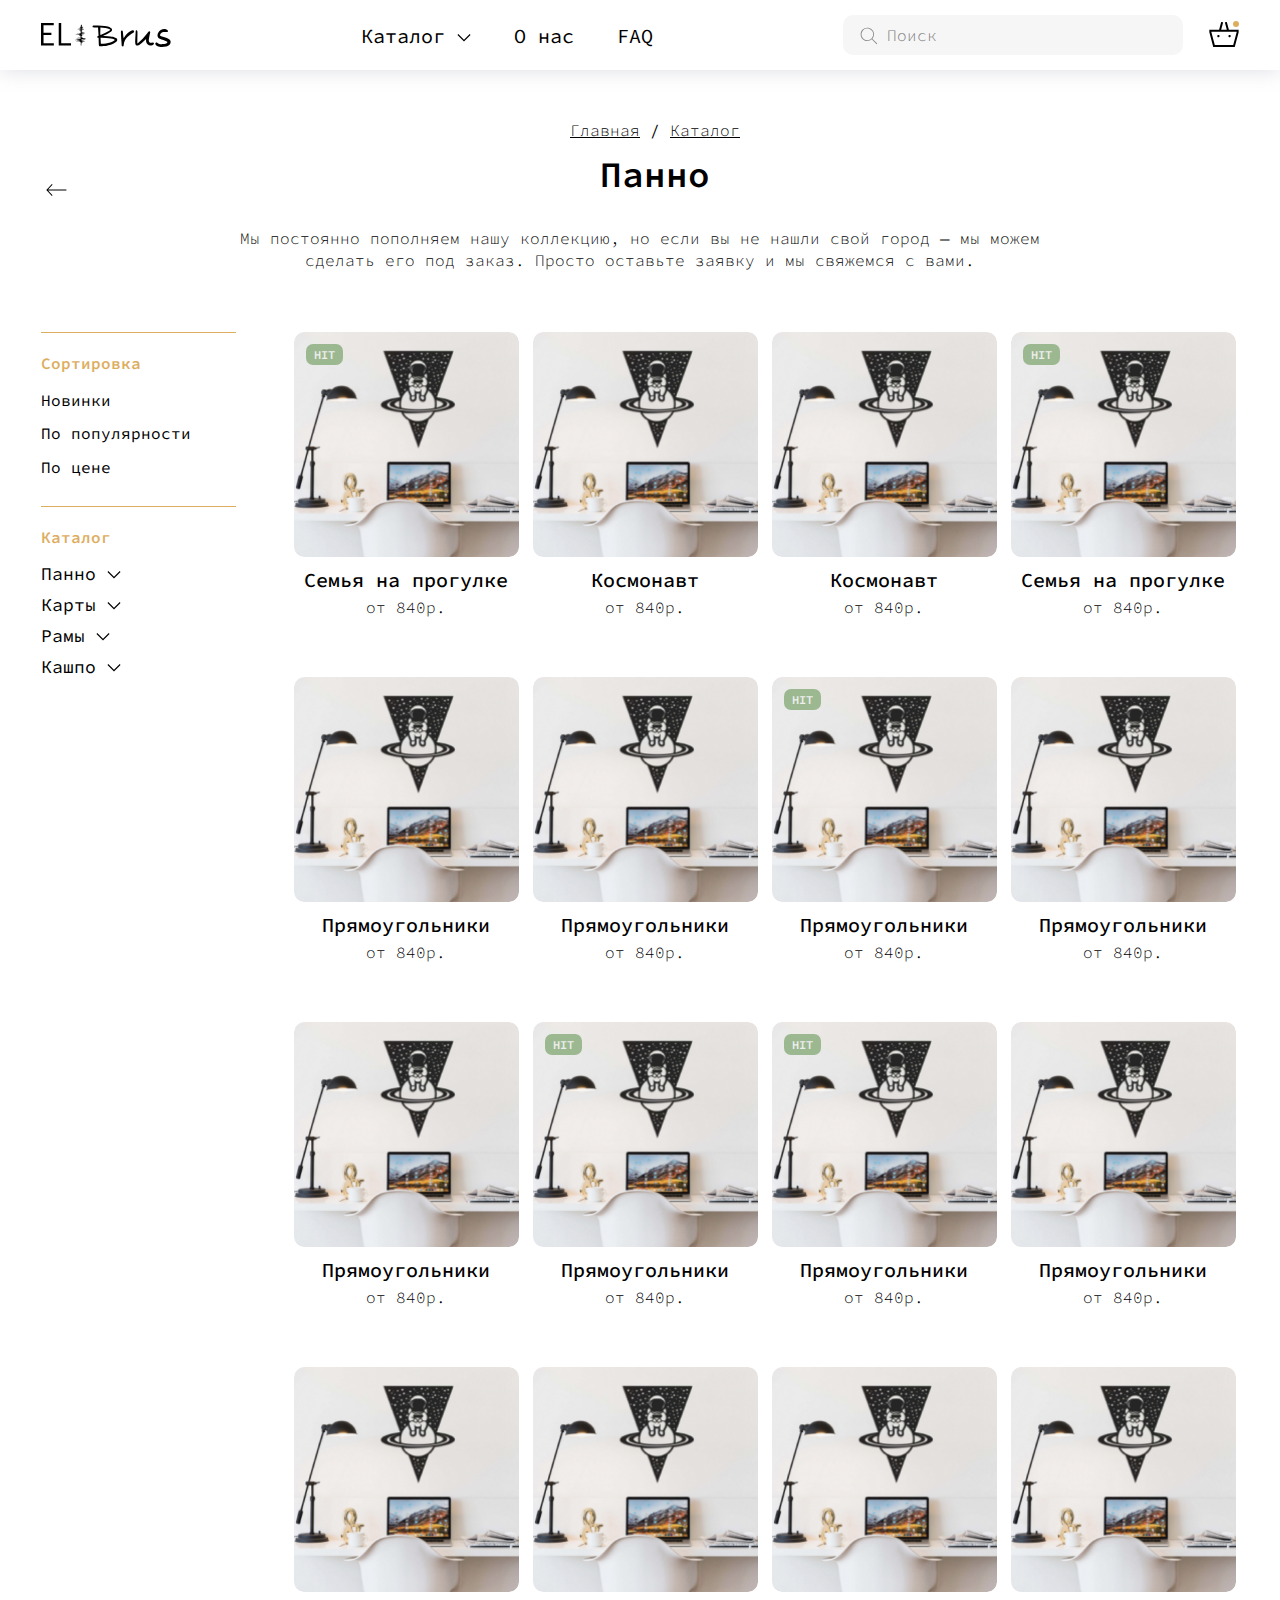
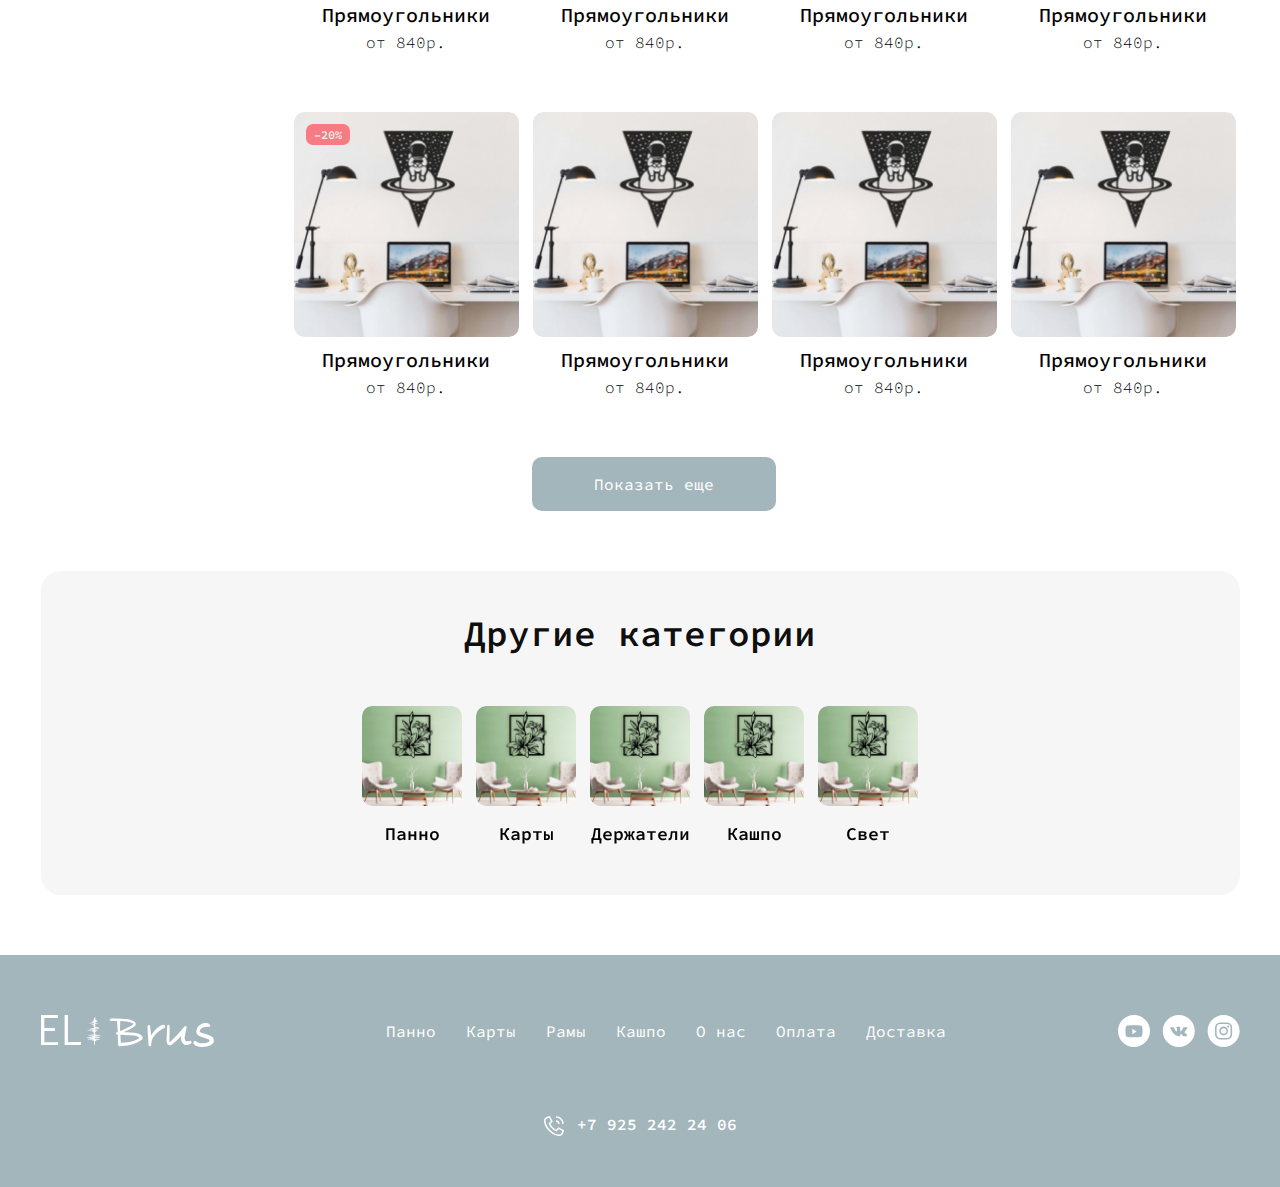
<file: catalog.html>
<!DOCTYPE html>
<html lang="en">

<head>
	<meta charset="UTF-8">
	<meta http-equiv="X-UA-Compatible" content="IE=edge">
	<meta name="viewport" content="width=device-width, initial-scale=1.0">
	<link rel="stylesheet">
	<link rel="stylesheet" href="./assets/css/main.css">
	<title>EL_Brus</title>
</head>

<body>
	<header>
		<div class="header-menu">
			<div class="wrapper">
				<div class="menu">
					<div class="logo"><a href="#!"><img src="./assets/img/logo.svg" alt="logo"></a></div>
					<ul>
						<li class="top-list"><a href="#!">Каталог <svg width="14" height="8" viewBox="0 0 14 8" fill="none"
									xmlns="http://www.w3.org/2000/svg">
									<path
										d="M0.476944 0.88657L1.27194 0.0908198L6.9997 5.81859L12.7275 0.0908203L13.5225 0.88657L6.99969 7.40934L0.476944 0.88657Z"
										fill="black" />
								</svg></a>
							<ul class="menu-pc">
								<li class="list-menu">
									<a href="#!">- Панно</a>
									<ul class="sub-menu">
										<li><a href="#!">Животные</a></li>
										<li><a href="#!">Животные</a></li>
										<li><a href="#!">Животные</a></li>
										<li><a href="#!">Животные</a></li>
										<li><a href="#!">Животные</a></li>
										<li><a href="#!">Животные</a></li>
										<li><a href="#!">Растения</a></li>
										<li><a href="#!">Цветы</a></li>
										<li><a href="#!">Игры</a></li>
										<li><a href="#!">Игры</a></li>
									</ul>
									<img src="./assets/img/mobile-img.png" alt="mobile-img">
								</li>
								<li class="list-menu"><a href="#!">- Карты</a></li>
								<li class="list-menu"><a href="#!">- Рамы</a></li>
								<li class="list-menu"><a href="#!">- Кашпо</a></li>
							</ul>
						</li>
						<li class="top-list"><a href="#!">О нас</a></li>
						<li class="top-list"><a href="#!">FAQ</a></li>
					</ul>
					<div class="form">
						<form>
							<input type="text" placeholder="Поиск">
							<button><svg width="20" height="20" viewBox="0 0 20 20" fill="none"
									xmlns="http://www.w3.org/2000/svg">
									<path
										d="M18.2117 17.6226L13.3284 12.7392C14.4773 11.4372 15.0744 9.73914 14.9931 8.00458C14.912 6.27004 14.1588 4.63519 12.8933 3.44623C11.6277 2.25726 9.94914 1.60753 8.21291 1.6346C6.47668 1.66168 4.81914 2.36344 3.59129 3.59129C2.36344 4.81914 1.66168 6.47668 1.6346 8.21291C1.60753 9.94914 2.25726 11.6277 3.44623 12.8933C4.63519 14.1588 6.27004 14.912 8.00458 14.9931C9.73914 15.0744 11.4372 14.4773 12.7392 13.3284L17.6226 18.2117L18.2117 17.6226ZM8.3338 14.1671C7.18004 14.1671 6.05222 13.825 5.09294 13.184C4.13365 12.5431 3.38598 11.632 2.94447 10.5661C2.50295 9.50022 2.38744 8.32729 2.61252 7.19574C2.83759 6.06418 3.39317 5.02478 4.20897 4.20897C5.02478 3.39317 6.06418 2.83759 7.19574 2.61252C8.32729 2.38744 9.50022 2.50295 10.5661 2.94447C11.632 3.38598 12.5431 4.13365 13.184 5.09294C13.825 6.05222 14.1671 7.18004 14.1671 8.3338C14.1654 9.8803 13.5502 11.3631 12.4566 12.4566C11.3631 13.5502 9.8803 14.1654 8.3338 14.1671Z"
										fill="#888888" />
								</svg>
							</button>
						</form>
						<div class="basket">
							<a href="#!"><svg width="32" height="32" viewBox="0 0 32 32" fill="none"
									xmlns="http://www.w3.org/2000/svg">
									<path
										d="M20.8954 10.6669L19.0154 3.65131C18.9814 3.52443 18.9227 3.4055 18.8427 3.30131C18.7627 3.19711 18.663 3.1097 18.5491 3.04405C18.4354 2.97839 18.3098 2.93579 18.1795 2.91869C18.0494 2.90157 17.917 2.91027 17.7901 2.94431C17.6633 2.97834 17.5443 3.03702 17.4402 3.11702C17.3359 3.19701 17.2485 3.29674 17.1829 3.41051C17.1173 3.52429 17.0746 3.64989 17.0575 3.78013C17.0403 3.91037 17.0491 4.0427 17.0831 4.16958L18.8241 10.6669H13.1753L14.9163 4.16958C14.9503 4.0427 14.9591 3.91037 14.9419 3.78013C14.9249 3.64989 14.8822 3.52429 14.8166 3.41051C14.751 3.29674 14.6635 3.19701 14.5593 3.11702C14.4551 3.03702 14.3362 2.97834 14.2094 2.94431C14.0825 2.91027 13.9501 2.90157 13.8199 2.91869C13.6897 2.93579 13.5641 2.97839 13.4503 3.04405C13.3365 3.1097 13.2368 3.19711 13.1568 3.30131C13.0768 3.4055 13.0181 3.52443 12.9841 3.65131L11.1039 10.6669H1.33301V13.2002L5.25101 28.0002H26.7483L30.6207 13.5452L30.6663 10.6669H20.8954ZM28.6249 13.2669L25.2137 26.0002H6.79047L3.33301 12.9398V12.6669H28.6345L28.6249 13.2669ZM10.4151 18.3024C10.6525 18.3024 10.8845 18.232 11.0818 18.1001C11.2792 17.9682 11.433 17.7809 11.5238 17.5616C11.6146 17.3424 11.6384 17.101 11.5921 16.8682C11.5458 16.6354 11.4315 16.4217 11.2637 16.2538C11.0958 16.086 10.882 15.9717 10.6492 15.9254C10.4165 15.8792 10.1752 15.9029 9.95593 15.9937C9.73665 16.0845 9.54923 16.2384 9.41738 16.4357C9.28551 16.633 9.21514 16.865 9.21514 17.1024C9.21514 17.4206 9.34157 17.7258 9.56661 17.9509C9.79166 18.176 10.0969 18.3024 10.4151 18.3024ZM21.5842 18.3024C21.8215 18.3024 22.0535 18.232 22.2509 18.1001C22.4482 17.9682 22.6021 17.7809 22.6929 17.5616C22.7837 17.3424 22.8074 17.101 22.7611 16.8682C22.7149 16.6354 22.6006 16.4217 22.4327 16.2538C22.2649 16.086 22.0511 15.9717 21.8183 15.9254C21.5855 15.8792 21.3442 15.9029 21.125 15.9937C20.9057 16.0845 20.7183 16.2384 20.5865 16.4357C20.4546 16.633 20.3842 16.865 20.3842 17.1024C20.3842 17.4206 20.5106 17.7258 20.7357 17.9509C20.9607 18.176 21.2659 18.3024 21.5842 18.3024Z"
										fill="black" />
								</svg>
							</a>
							<span class="circle"></span>
						</div>
					</div>
				</div>
			</div>
		</div>

		<div class="rew">
			<div class="menu-mobile">
				<div class="wrapper">
					<div class="header-mobile">
						<div class="top-mobile">
							<div class="open-menu"><svg width="16" height="14" viewBox="0 0 16 14" fill="none"
									xmlns="http://www.w3.org/2000/svg">
									<path d="M0 0V1.5H16V0H0ZM0 7.75H16V6.25H0V7.75ZM0 14H16V12.5H0V14Z" fill="black" />
								</svg>
							</div>
							<div class="logo"><img src="./assets/img/logo.svg" alt="logo"></div>
							<div class="basket">
								<a href="#!"><svg width="32" height="32" viewBox="0 0 32 32" fill="none"
										xmlns="http://www.w3.org/2000/svg">
										<path
											d="M20.8954 10.6669L19.0154 3.65131C18.9814 3.52443 18.9227 3.4055 18.8427 3.30131C18.7627 3.19711 18.663 3.1097 18.5491 3.04405C18.4354 2.97839 18.3098 2.93579 18.1795 2.91869C18.0494 2.90157 17.917 2.91027 17.7901 2.94431C17.6633 2.97834 17.5443 3.03702 17.4402 3.11702C17.3359 3.19701 17.2485 3.29674 17.1829 3.41051C17.1173 3.52429 17.0746 3.64989 17.0575 3.78013C17.0403 3.91037 17.0491 4.0427 17.0831 4.16958L18.8241 10.6669H13.1753L14.9163 4.16958C14.9503 4.0427 14.9591 3.91037 14.9419 3.78013C14.9249 3.64989 14.8822 3.52429 14.8166 3.41051C14.751 3.29674 14.6635 3.19701 14.5593 3.11702C14.4551 3.03702 14.3362 2.97834 14.2094 2.94431C14.0825 2.91027 13.9501 2.90157 13.8199 2.91869C13.6897 2.93579 13.5641 2.97839 13.4503 3.04405C13.3365 3.1097 13.2368 3.19711 13.1568 3.30131C13.0768 3.4055 13.0181 3.52443 12.9841 3.65131L11.1039 10.6669H1.33301V13.2002L5.25101 28.0002H26.7483L30.6207 13.5452L30.6663 10.6669H20.8954ZM28.6249 13.2669L25.2137 26.0002H6.79047L3.33301 12.9398V12.6669H28.6345L28.6249 13.2669ZM10.4151 18.3024C10.6525 18.3024 10.8845 18.232 11.0818 18.1001C11.2792 17.9682 11.433 17.7809 11.5238 17.5616C11.6146 17.3424 11.6384 17.101 11.5921 16.8682C11.5458 16.6354 11.4315 16.4217 11.2637 16.2538C11.0958 16.086 10.882 15.9717 10.6492 15.9254C10.4165 15.8792 10.1752 15.9029 9.95593 15.9937C9.73665 16.0845 9.54923 16.2384 9.41738 16.4357C9.28551 16.633 9.21514 16.865 9.21514 17.1024C9.21514 17.4206 9.34157 17.7258 9.56661 17.9509C9.79166 18.176 10.0969 18.3024 10.4151 18.3024ZM21.5842 18.3024C21.8215 18.3024 22.0535 18.232 22.2509 18.1001C22.4482 17.9682 22.6021 17.7809 22.6929 17.5616C22.7837 17.3424 22.8074 17.101 22.7611 16.8682C22.7149 16.6354 22.6006 16.4217 22.4327 16.2538C22.2649 16.086 22.0511 15.9717 21.8183 15.9254C21.5855 15.8792 21.3442 15.9029 21.125 15.9937C20.9057 16.0845 20.7183 16.2384 20.5865 16.4357C20.4546 16.633 20.3842 16.865 20.3842 17.1024C20.3842 17.4206 20.5106 17.7258 20.7357 17.9509C20.9607 18.176 21.2659 18.3024 21.5842 18.3024Z"
											fill="black" />
									</svg>
								</a>
								<span class="circle"></span>
							</div>
						</div>
						<div class="form-mobile">
							<form>
								<input type="text" placeholder="Поиск">
								<button><svg width="20" height="20" viewBox="0 0 20 20" fill="none"
										xmlns="http://www.w3.org/2000/svg">
										<path
											d="M18.2117 17.6226L13.3284 12.7392C14.4773 11.4372 15.0744 9.73914 14.9931 8.00458C14.912 6.27004 14.1588 4.63519 12.8933 3.44623C11.6277 2.25726 9.94914 1.60753 8.21291 1.6346C6.47668 1.66168 4.81914 2.36344 3.59129 3.59129C2.36344 4.81914 1.66168 6.47668 1.6346 8.21291C1.60753 9.94914 2.25726 11.6277 3.44623 12.8933C4.63519 14.1588 6.27004 14.912 8.00458 14.9931C9.73914 15.0744 11.4372 14.4773 12.7392 13.3284L17.6226 18.2117L18.2117 17.6226ZM8.3338 14.1671C7.18004 14.1671 6.05222 13.825 5.09294 13.184C4.13365 12.5431 3.38598 11.632 2.94447 10.5661C2.50295 9.50022 2.38744 8.32729 2.61252 7.19574C2.83759 6.06418 3.39317 5.02478 4.20897 4.20897C5.02478 3.39317 6.06418 2.83759 7.19574 2.61252C8.32729 2.38744 9.50022 2.50295 10.5661 2.94447C11.632 3.38598 12.5431 4.13365 13.184 5.09294C13.825 6.05222 14.1671 7.18004 14.1671 8.3338C14.1654 9.8803 13.5502 11.3631 12.4566 12.4566C11.3631 13.5502 9.8803 14.1654 8.3338 14.1671Z"
											fill="#888888" />
									</svg>
								</button>
							</form>
						</div>
					</div>
				</div>
			</div>
			<div class="slide-mobile-menu">
				<div class="slider-top">
					<div class="none"></div>
					<div class="logo"><img src="./assets/img/logo.svg" alt="logo"></div>
					<div class="close"></div>
				</div>
				<div class="block-mobile">
					<ul>
						<li><a href="#!">Каталог</a>
							<ul>
								<li><a href="#!">Панно </a>
									<span class="panel">
										<svg width="14" height="8" viewBox="0 0 14 8" fill="none"
											xmlns="http://www.w3.org/2000/svg">
											<path
												d="M0.476944 0.88657L1.27194 0.0908198L6.9997 5.81859L12.7275 0.0908203L13.5225 0.88657L6.99969 7.40934L0.476944 0.88657Z"
												fill="black" />
										</svg>
									</span>
									<ul class="panel-menu">
										<li><a href="#!">— Животные</a></li>
										<li><a href="#!">— Растения</a></li>
									</ul>
								</li>
							</ul>
							<ul>
								<li><a href="#!">Карты <svg width="14" height="8" viewBox="0 0 14 8" fill="none"
											xmlns="http://www.w3.org/2000/svg">
											<path
												d="M0.476944 0.88657L1.27194 0.0908198L6.9997 5.81859L12.7275 0.0908203L13.5225 0.88657L6.99969 7.40934L0.476944 0.88657Z"
												fill="black" />
										</svg></a>
									<ul>
										<li><a href="#!">— Животные</a></li>
										<li><a href="#!">— Растения</a></li>
									</ul>
								</li>
							</ul>
							<ul>
								<li><a href="#!">Рамы <svg width="14" height="8" viewBox="0 0 14 8" fill="none"
											xmlns="http://www.w3.org/2000/svg">
											<path
												d="M0.476944 0.88657L1.27194 0.0908198L6.9997 5.81859L12.7275 0.0908203L13.5225 0.88657L6.99969 7.40934L0.476944 0.88657Z"
												fill="black" />
										</svg></a>
									<ul>
										<li><a href="#!">— Животные</a></li>
										<li><a href="#!">— Растения</a></li>
									</ul>
								</li>
							</ul>
							<ul>
								<li><a href="#!">Кашпо <svg width="14" height="8" viewBox="0 0 14 8" fill="none"
											xmlns="http://www.w3.org/2000/svg">
											<path
												d="M0.476944 0.88657L1.27194 0.0908198L6.9997 5.81859L12.7275 0.0908203L13.5225 0.88657L6.99969 7.40934L0.476944 0.88657Z"
												fill="black" />
										</svg></a>
									<ul>
										<li><a href="#!">— Животные</a></li>
										<li><a href="#!">— Растения</a></li>
									</ul>
								</li>
							</ul>
						</li>
						<li><a href="#!">О нас</a></li>
						<li><a href="#!">FAQ</a></li>
					</ul>
					<div class="soc-seti">
						<div class="seti">
							<a href="#!"><svg width="32" height="32" viewBox="0 0 32 32" fill="none"
									xmlns="http://www.w3.org/2000/svg">
									<path fill-rule="evenodd" clip-rule="evenodd"
										d="M0 16C0 7.16344 7.16344 0 16 0C24.8366 0 32 7.16344 32 16C32 24.8366 24.8366 32 16 32C7.16344 32 0 24.8366 0 16ZM24.1767 12.0488C23.9804 11.2948 23.4021 10.7011 22.6677 10.4996C21.3369 10.1333 16 10.1333 16 10.1333C16 10.1333 10.6631 10.1333 9.33217 10.4996C8.59782 10.7011 8.01949 11.2948 7.82322 12.0488C7.46667 13.4154 7.46667 16.2667 7.46667 16.2667C7.46667 16.2667 7.46667 19.1179 7.82322 20.4845C8.01949 21.2385 8.59782 21.8323 9.33217 22.0339C10.6631 22.4 16 22.4 16 22.4C16 22.4 21.3369 22.4 22.6677 22.0339C23.4021 21.8323 23.9804 21.2385 24.1767 20.4845C24.5333 19.1179 24.5333 16.2667 24.5333 16.2667C24.5333 16.2667 24.5333 13.4154 24.1767 12.0488Z"
										fill="#000" />
									<path fill-rule="evenodd" clip-rule="evenodd"
										d="M14.4004 19.1995V13.8662L18.6671 16.533L14.4004 19.1995Z" fill="#000" />
								</svg></a>
						</div>
						<div class="seti">
							<a href="#!"><svg width="33" height="32" viewBox="0 0 33 32" fill="none"
									xmlns="http://www.w3.org/2000/svg">
									<path fill-rule="evenodd" clip-rule="evenodd"
										d="M0.799805 16C0.799805 7.16344 7.96325 0 16.7998 0C25.6364 0 32.7998 7.16344 32.7998 16C32.7998 24.8366 25.6364 32 16.7998 32C7.96325 32 0.799805 24.8366 0.799805 16ZM17.6368 21.2507C17.6368 21.2507 17.9448 21.2171 18.1026 21.0508C18.247 20.8984 18.242 20.6108 18.242 20.6108C18.242 20.6108 18.2228 19.2678 18.858 19.0696C19.484 18.8745 20.2879 20.3683 21.141 20.9426C21.7854 21.3769 22.2745 21.2819 22.2745 21.2819L24.5542 21.2507C24.5542 21.2507 25.7462 21.1786 25.1811 20.2585C25.1343 20.1831 24.8514 19.5776 23.4866 18.3338C22.0567 17.0318 22.2487 17.2424 23.9699 14.9899C25.0183 13.6183 25.4373 12.7809 25.3063 12.4228C25.1819 12.0803 24.4106 12.1713 24.4106 12.1713L21.8447 12.1869C21.8447 12.1869 21.6543 12.1615 21.5133 12.2442C21.3755 12.3253 21.2862 12.5146 21.2862 12.5146C21.2862 12.5146 20.8805 13.5757 20.3388 14.4786C19.1961 16.3828 18.7395 16.4836 18.5525 16.3656C18.1176 16.0895 18.2261 15.2579 18.2261 14.6671C18.2261 12.821 18.5116 12.0517 17.671 11.8526C17.3922 11.7862 17.1869 11.7428 16.4732 11.7354C15.5575 11.7264 14.7828 11.7387 14.3438 11.9492C14.0516 12.0894 13.8262 12.4024 13.964 12.4204C14.1334 12.4425 14.5174 12.522 14.7211 12.794C14.984 13.1455 14.9748 13.9338 14.9748 13.9338C14.9748 13.9338 15.1259 16.1067 14.6217 16.3763C14.2762 16.5615 13.802 16.1837 12.7828 14.4557C12.2611 13.5708 11.8671 12.5924 11.8671 12.5924C11.8671 12.5924 11.7912 12.4097 11.6551 12.3114C11.4907 12.1926 11.2611 12.1557 11.2611 12.1557L8.82285 12.1713C8.82285 12.1713 8.4564 12.1811 8.32201 12.3376C8.20265 12.4761 8.31283 12.7637 8.31283 12.7637C8.31283 12.7637 10.2219 17.1481 12.3838 19.358C14.3663 21.3835 16.6167 21.2507 16.6167 21.2507H17.6368Z"
										fill="#000" />
								</svg></a>
						</div>
						<div class="seti">
							<a href="#!"><svg width="33" height="32" viewBox="0 0 33 32" fill="none"
									xmlns="http://www.w3.org/2000/svg">
									<path fill-rule="evenodd" clip-rule="evenodd"
										d="M0.599609 16C0.599609 7.16344 7.76305 0 16.5996 0C25.4362 0 32.5996 7.16344 32.5996 16C32.5996 24.8366 25.4362 32 16.5996 32C7.76305 32 0.599609 24.8366 0.599609 16ZM16.6004 7.46667C14.2829 7.46667 13.992 7.4768 13.0818 7.51822C12.1733 7.55982 11.5532 7.70365 11.0107 7.91467C10.4494 8.13263 9.97332 8.42419 9.499 8.89868C9.02433 9.373 8.73277 9.84909 8.5141 10.4102C8.30255 10.9529 8.15854 11.5732 8.11765 12.4813C8.07694 13.3915 8.06628 13.6826 8.06628 16.0001C8.06628 18.3176 8.07659 18.6076 8.11783 19.5178C8.15961 20.4263 8.30343 21.0464 8.51428 21.5889C8.73242 22.1502 9.02397 22.6263 9.49847 23.1006C9.97261 23.5753 10.4487 23.8675 11.0096 24.0855C11.5525 24.2965 12.1728 24.4404 13.0811 24.482C13.9913 24.5234 14.282 24.5335 16.5993 24.5335C18.9171 24.5335 19.207 24.5234 20.1172 24.482C21.0257 24.4404 21.6465 24.2965 22.1894 24.0855C22.7505 23.8675 23.2259 23.5753 23.7 23.1006C24.1747 22.6263 24.4663 22.1502 24.6849 21.5891C24.8947 21.0464 25.0387 20.4261 25.0814 19.518C25.1223 18.6078 25.1329 18.3176 25.1329 16.0001C25.1329 13.6826 25.1223 13.3917 25.0814 12.4815C25.0387 11.573 24.8947 10.9529 24.6849 10.4103C24.4663 9.84909 24.1747 9.373 23.7 8.89868C23.2254 8.42401 22.7507 8.13245 22.1889 7.91467C21.6449 7.70365 21.0245 7.55982 20.116 7.51822C19.2058 7.4768 18.916 7.46667 16.5977 7.46667H16.6004Z"
										fill="#000" />
									<path fill-rule="evenodd" clip-rule="evenodd"
										d="M15.8349 9.00446C16.0621 9.00411 16.3156 9.00446 16.6004 9.00446C18.8788 9.00446 19.1489 9.01264 20.0486 9.05353C20.8806 9.09157 21.3322 9.2306 21.633 9.3474C22.0312 9.50207 22.3151 9.68696 22.6136 9.98563C22.9123 10.2843 23.0972 10.5687 23.2522 10.967C23.369 11.2674 23.5082 11.719 23.5461 12.551C23.587 13.4506 23.5959 13.7208 23.5959 15.9981C23.5959 18.2755 23.587 18.5457 23.5461 19.4453C23.508 20.2773 23.369 20.7288 23.2522 21.0293C23.0975 21.4275 22.9123 21.7111 22.6136 22.0096C22.315 22.3082 22.0314 22.4931 21.633 22.6478C21.3325 22.7651 20.8806 22.9038 20.0486 22.9418C19.1491 22.9827 18.8788 22.9916 16.6004 22.9916C14.3218 22.9916 14.0518 22.9827 13.1522 22.9418C12.3202 22.9035 11.8686 22.7644 11.5676 22.6476C11.1694 22.493 10.885 22.3081 10.5863 22.0094C10.2876 21.7107 10.1027 21.427 9.94772 21.0286C9.83092 20.7281 9.69172 20.2766 9.65385 19.4446C9.61296 18.545 9.60478 18.2748 9.60478 15.996C9.60478 13.7172 9.61296 13.4484 9.65385 12.5489C9.69189 11.7168 9.83092 11.2653 9.94772 10.9645C10.1024 10.5663 10.2876 10.2818 10.5863 9.98314C10.885 9.68447 11.1694 9.49958 11.5676 9.34455C11.8684 9.22722 12.3202 9.08855 13.1522 9.05033C13.9394 9.01477 14.2445 9.0041 15.8349 9.00233V9.00446ZM21.1555 10.4214C20.5901 10.4214 20.1315 10.8795 20.1315 11.445C20.1315 12.0104 20.5901 12.469 21.1555 12.469C21.7208 12.469 22.1795 12.0104 22.1795 11.445C22.1795 10.8797 21.7208 10.4214 21.1555 10.4214ZM16.6004 11.6178C14.1803 11.6178 12.2181 13.58 12.2181 16.0001C12.2181 18.4202 14.1803 20.3815 16.6004 20.3815C19.0205 20.3815 20.982 18.4202 20.982 16.0001C20.982 13.58 19.0205 11.6178 16.6004 11.6178Z"
										fill="#000" />
									<path fill-rule="evenodd" clip-rule="evenodd"
										d="M16.6004 13.1556C18.1713 13.1556 19.4449 14.4291 19.4449 16.0001C19.4449 17.5709 18.1713 18.8446 16.6004 18.8446C15.0294 18.8446 13.7559 17.5709 13.7559 16.0001C13.7559 14.4291 15.0294 13.1556 16.6004 13.1556Z"
										fill="#000" />
								</svg></a>
						</div>
					</div>
				</div>
				<div class="phone-mobile">
					<a href="#!"><svg width="22" height="22" viewBox="0 0 22 22" fill="none"
							xmlns="http://www.w3.org/2000/svg">
							<path
								d="M15.534 12.2261L13.0885 14.6718C10.6056 13.4115 8.58804 11.3939 7.32774 8.91101L9.77345 6.46551L6.86024 0.895508L4.04354 1.79611C2.98912 2.12197 2.09333 2.82787 1.52996 3.77687C0.966604 4.72587 0.775824 5.8503 0.994644 6.93201C1.75099 10.3766 3.48085 13.5313 5.97844 16.0211C8.46817 18.5186 11.623 20.2485 15.0675 21.0049C16.1492 21.2237 17.2736 21.0329 18.2226 20.4695C19.1716 19.9062 19.8775 19.0104 20.2034 17.956L21.104 15.1393L15.534 12.2261ZM18.7746 17.4991C18.5611 18.1966 18.0975 18.7907 17.4728 19.1673C16.8481 19.544 16.1063 19.6766 15.3898 19.5398C12.227 18.8397 9.32985 17.2509 7.03921 14.9603C4.74862 12.6697 3.15983 9.77256 2.45974 6.60971C2.32282 5.89316 2.45541 5.15129 2.83205 4.52653C3.2087 3.90177 3.80285 3.43816 4.50044 3.22471L6.11524 2.70831L7.93384 6.18371L6.26724 7.85021L5.49554 8.62181L5.99204 9.59356C7.39601 12.3574 9.64205 14.6035 12.406 16.0075L13.3777 16.504L14.1493 15.7323L15.8158 14.0657L19.291 15.8843L18.7746 17.4991ZM15.2498 8.99971H16.7498C16.7486 8.00551 16.3532 7.05236 15.6502 6.34935C14.9471 5.64634 13.994 5.25088 12.9998 5.24971V6.74971C13.5963 6.75045 14.1682 6.98774 14.59 7.40954C15.0118 7.83134 15.249 8.4032 15.2498 8.99971ZM19.2498 8.99971H20.7498C20.7475 6.94499 19.9302 4.97509 18.4773 3.52218C17.0244 2.06927 15.0545 1.25201 12.9998 1.24971V2.74971C14.6568 2.75156 16.2455 3.41064 17.4172 4.58234C18.5889 5.75404 19.2479 7.34268 19.2498 8.99971Z"
								fill="#000" />
						</svg> +7 925 242 24 06</a>
				</div>
			</div>
		</div>
	</header>
	<!-- =============================================================================== -->

	<div class="list">
		<div class="wrapper">
			<div class="text">
				<a href="index.html">Главная</a> / <a href="#!">Каталог</a>
			</div>
			<div class="pay pay-delivery">
				<a href="index.html"><svg width="30" height="32" viewBox="0 0 30 32" fill="none"
						xmlns="http://www.w3.org/2000/svg">
						<path
							d="M11.5489 10.6963L10.8908 9.98926L5.29688 16.0002L10.8908 22.0112L11.5489 21.3042L7.07838 16.5002H25.4072V15.5002H7.07838L11.5489 10.6963Z"
							fill="black" />
					</svg>
				</a>
				<div class="home">Панно</div>
				<div class="empty"></div>
			</div>
			<div class="info">Мы постоянно пополняем нашу коллекцию, но если вы не нашли свой город — мы можем сделать его
				под
				заказ. Просто
				оставьте заявку и мы свяжемся с вами.</div>
		</div>
	</div>

	<div class="group">
		<div class="wrapper">
			<div class="block catalog-block">
				<div class="catalog-left">
					<div class="catalog-top">
						<div class="sorting">Сортировка</div>
						<ul>
							<li><a href="#!">Новинки</a></li>
							<li><a href="#!">По популярности</a></li>
							<li><a href="#!">По цене</a></li>
						</ul>
					</div>
					<div class="catalog-button">
						<div class="sorting">Каталог</div>
						<ul>
							<li><a href="#!">Панно <svg width="14" height="8" viewBox="0 0 14 8" fill="none"
										xmlns="http://www.w3.org/2000/svg">
										<path
											d="M0.476944 0.88657L1.27194 0.0908198L6.9997 5.81859L12.7275 0.0908203L13.5225 0.88657L6.99969 7.40934L0.476944 0.88657Z"
											fill="black" />
									</svg>
								</a>
							</li>
							<li><a href="#!">Карты <svg width="14" height="8" viewBox="0 0 14 8" fill="none"
										xmlns="http://www.w3.org/2000/svg">
										<path
											d="M0.476944 0.88657L1.27194 0.0908198L6.9997 5.81859L12.7275 0.0908203L13.5225 0.88657L6.99969 7.40934L0.476944 0.88657Z"
											fill="black" />
									</svg>
								</a>
							</li>
							<li><a href="#!">Рамы <svg width="14" height="8" viewBox="0 0 14 8" fill="none"
										xmlns="http://www.w3.org/2000/svg">
										<path
											d="M0.476944 0.88657L1.27194 0.0908198L6.9997 5.81859L12.7275 0.0908203L13.5225 0.88657L6.99969 7.40934L0.476944 0.88657Z"
											fill="black" />
									</svg>
								</a>
							</li>
							<li><a href="#!">Кашпо <svg width="14" height="8" viewBox="0 0 14 8" fill="none"
										xmlns="http://www.w3.org/2000/svg">
										<path
											d="M0.476944 0.88657L1.27194 0.0908198L6.9997 5.81859L12.7275 0.0908203L13.5225 0.88657L6.99969 7.40934L0.476944 0.88657Z"
											fill="black" />
									</svg>
								</a>
							</li>
						</ul>
					</div>
				</div>
				<div class="cards cards-panel catalog section-home">
					<a href="#!" class="card card-mobile">
						<ul>
							<li class="discount two">HIT</li>
						</ul>
						<div class="pannel-images"><img src="./assets/img/pannel.png" alt="pannel"></div>
						<div class="text">Семья на прогулке</div>
						<span>от 840р.</span>
					</a>
					<a href="#!" class="card card-mobile">
						<div class="pannel-images"><img src="./assets/img/pannel.png" alt="pannel"></div>
						<div class="text">Космонавт</div>
						<span>от 840р.</span>
					</a>
					<a href="#!" class="card card-mobile">
						<div class="pannel-images"><img src="./assets/img/pannel.png" alt="pannel"></div>
						<div class="text">Космонавт</div>
						<span>от 840р.</span>
					</a>
					<a href="#!" class="card card-mobile">
						<ul>
							<li class="discount two">HIT</li>
						</ul>
						<div class="pannel-images"><img src="./assets/img/pannel.png" alt="pannel"></div>
						<div class="text">Семья на прогулке</div>
						<span>от 840р.</span>
					</a>
					<a href="#!" class="card card-mobile">
						<div class="pannel-images"><img src="./assets/img/pannel.png" alt="pannel"></div>
						<div class="text">Прямоугольники</div>
						<span>от 840р.</span>
					</a>
					<a href="#!" class="card card-mobile">
						<div class="pannel-images"><img src="./assets/img/pannel.png" alt="pannel"></div>
						<div class="text">Прямоугольники</div>
						<span>от 840р.</span>
					</a>
					<a href="#!" class="card card-mobile">
						<ul>
							<li class="discount two">HIT</li>
						</ul>
						<div class="pannel-images"><img src="./assets/img/pannel.png" alt="pannel"></div>
						<div class="text">Прямоугольники</div>
						<span>от 840р.</span>
					</a>
					<a href="#!" class="card card-mobile">
					<div class=" pannel-images"><img src="./assets/img/pannel.png" alt="pannel">
				</div>
				<div class="text">Прямоугольники</div>
				<span>от 840р.</span>
				</a>
				<a href="#!" class="card">
					<div class="pannel-images"><img src="./assets/img/pannel.png" alt="pannel"></div>
					<div class="text">Прямоугольники</div>
					<span>от 840р.</span>
				</a>
				<a href="#!" class="card">
					<ul>
						<li class="discount two">HIT</li>
					</ul>
					<div class="pannel-images"><img src="./assets/img/pannel.png" alt="pannel"></div>
					<div class="text">Прямоугольники</div>
					<span>от 840р.</span>
				</a>
				<a href="#!" class="card">
					<ul>
						<li class="discount two">HIT</li>
					</ul>
					<div class="pannel-images"><img src="./assets/img/pannel.png" alt="pannel"></div>
					<div class="text">Прямоугольники</div>
					<span>от 840р.</span>
				</a>
				<a href="#!" class="card">
					<div class="pannel-images"><img src="./assets/img/pannel.png" alt="pannel"></div>
					<div class="text">Прямоугольники</div>
					<span>от 840р.</span>
				</a>
				<a href="#!" class="card">
					<div class="pannel-images"><img src="./assets/img/pannel.png" alt="pannel"></div>
					<div class="text">Прямоугольники</div>
					<span>от 840р.</span>
				</a>
				<a href="#!" class="card">
					<div class="pannel-images"><img src="./assets/img/pannel.png" alt="pannel"></div>
					<div class="text">Прямоугольники</div>
					<span>от 840р.</span>
				</a>
				<a href="#!" class="card">
					<div class="pannel-images"><img src="./assets/img/pannel.png" alt="pannel"></div>
					<div class="text">Прямоугольники</div>
					<span>от 840р.</span>
				</a>
				<a href="#!" class="card">
					<div class="pannel-images"><img src="./assets/img/pannel.png" alt="pannel"></div>
					<div class="text">Прямоугольники</div>
					<span>от 840р.</span>
				</a>
				<a href="#!" class="card">
					<ul>
						<li class="discount">–20%</li>
					</ul>
					<div class="pannel-images"><img src="./assets/img/pannel.png" alt="pannel"></div>
					<div class="text">Прямоугольники</div>
					<span>от 840р.</span>
				</a>
				<a href="#!" class="card">
					<div class="pannel-images"><img src="./assets/img/pannel.png" alt="pannel"></div>
					<div class="text">Прямоугольники</div>
					<span>от 840р.</span>
				</a>
				<a href="#!" class="card">
					<div class="pannel-images"><img src="./assets/img/pannel.png" alt="pannel"></div>
					<div class="text">Прямоугольники</div>
					<span>от 840р.</span>
				</a>
				<a href="#!" class="card">
					<div class="pannel-images"><img src="./assets/img/pannel.png" alt="pannel"></div>
					<div class="text">Прямоугольники</div>
					<span>от 840р.</span>
				</a>
				<button class="btn">Показать еще</button>
			</div>
		</div>
	</div>
	</div>

	<div class="categories">
		<div class="wrapper categories-pay">
			<div class="category-text">Другие категории</div>
			<div class="section-home">
				<div class="category category-slider">
					<div class="slider">
						<div class="block-category">
							<a href="#!">
								<div class="category-img"><img src="./assets/img/category-img.png" alt=""></div>
								<div class="text">Панно</div>
							</a>
						</div>
					</div>
					<div class="slider">
						<div class="block-category">
							<a href="#!">
								<div class="category-img"><img src="./assets/img/category-img.png" alt=""></div>
								<div class="text">Карты</div>
							</a>
						</div>
					</div>
					<div class="slider">
						<div class="block-category">
							<a href="#!">
								<div class="category-img"><img src="./assets/img/category-img.png" alt=""></div>
								<div class="text">Держатели</div>
							</a>
						</div>
					</div>
					<div class="slider">
						<div class="block-category block-none">
							<a href="#!">
								<div class="category-img"><img src="./assets/img/category-img.png" alt=""></div>
								<div class="text">Кашпо</div>
							</a>
						</div>
					</div>
					<div class="slider">
						<div class="block-category">
							<a href="#!">
								<div class="category-img"><img src="./assets/img/category-img.png" alt=""></div>
								<div class="text">Свет</div>
							</a>
						</div>
					</div>
				</div>
			</div>
		</div>
	</div>

	<footer class="menu-des">
		<div class="wrapper">
			<div class="footer-block">
				<div class="footer-logo"><a href="#!"><img src="./assets/img/logo-footer.svg" alt="logo"></a></div>
				<ul>
					<li><a href="#!">Панно</a></li>
					<li><a href="#!">Карты</a></li>
					<li><a href="#!">Рамы</a></li>
					<li><a href="#!">Кашпо</a></li>
					<li><a href="#!">О нас</a></li>
					<li><a href="#!">Оплата</a></li>
					<li><a href="#!">Доставка</a></li>
				</ul>
				<div class="soc-seti">
					<div class="seti">
						<a href="#!"><svg width="32" height="32" viewBox="0 0 32 32" fill="none"
								xmlns="http://www.w3.org/2000/svg">
								<path fill-rule="evenodd" clip-rule="evenodd"
									d="M0 16C0 7.16344 7.16344 0 16 0C24.8366 0 32 7.16344 32 16C32 24.8366 24.8366 32 16 32C7.16344 32 0 24.8366 0 16ZM24.1767 12.0488C23.9804 11.2948 23.4021 10.7011 22.6677 10.4996C21.3369 10.1333 16 10.1333 16 10.1333C16 10.1333 10.6631 10.1333 9.33217 10.4996C8.59782 10.7011 8.01949 11.2948 7.82322 12.0488C7.46667 13.4154 7.46667 16.2667 7.46667 16.2667C7.46667 16.2667 7.46667 19.1179 7.82322 20.4845C8.01949 21.2385 8.59782 21.8323 9.33217 22.0339C10.6631 22.4 16 22.4 16 22.4C16 22.4 21.3369 22.4 22.6677 22.0339C23.4021 21.8323 23.9804 21.2385 24.1767 20.4845C24.5333 19.1179 24.5333 16.2667 24.5333 16.2667C24.5333 16.2667 24.5333 13.4154 24.1767 12.0488Z"
									fill="white" />
								<path fill-rule="evenodd" clip-rule="evenodd"
									d="M14.4004 19.1995V13.8662L18.6671 16.533L14.4004 19.1995Z" fill="white" />
							</svg></a>
					</div>
					<div class="seti">
						<a href="#!"><svg width="33" height="32" viewBox="0 0 33 32" fill="none"
								xmlns="http://www.w3.org/2000/svg">
								<path fill-rule="evenodd" clip-rule="evenodd"
									d="M0.799805 16C0.799805 7.16344 7.96325 0 16.7998 0C25.6364 0 32.7998 7.16344 32.7998 16C32.7998 24.8366 25.6364 32 16.7998 32C7.96325 32 0.799805 24.8366 0.799805 16ZM17.6368 21.2507C17.6368 21.2507 17.9448 21.2171 18.1026 21.0508C18.247 20.8984 18.242 20.6108 18.242 20.6108C18.242 20.6108 18.2228 19.2678 18.858 19.0696C19.484 18.8745 20.2879 20.3683 21.141 20.9426C21.7854 21.3769 22.2745 21.2819 22.2745 21.2819L24.5542 21.2507C24.5542 21.2507 25.7462 21.1786 25.1811 20.2585C25.1343 20.1831 24.8514 19.5776 23.4866 18.3338C22.0567 17.0318 22.2487 17.2424 23.9699 14.9899C25.0183 13.6183 25.4373 12.7809 25.3063 12.4228C25.1819 12.0803 24.4106 12.1713 24.4106 12.1713L21.8447 12.1869C21.8447 12.1869 21.6543 12.1615 21.5133 12.2442C21.3755 12.3253 21.2862 12.5146 21.2862 12.5146C21.2862 12.5146 20.8805 13.5757 20.3388 14.4786C19.1961 16.3828 18.7395 16.4836 18.5525 16.3656C18.1176 16.0895 18.2261 15.2579 18.2261 14.6671C18.2261 12.821 18.5116 12.0517 17.671 11.8526C17.3922 11.7862 17.1869 11.7428 16.4732 11.7354C15.5575 11.7264 14.7828 11.7387 14.3438 11.9492C14.0516 12.0894 13.8262 12.4024 13.964 12.4204C14.1334 12.4425 14.5174 12.522 14.7211 12.794C14.984 13.1455 14.9748 13.9338 14.9748 13.9338C14.9748 13.9338 15.1259 16.1067 14.6217 16.3763C14.2762 16.5615 13.802 16.1837 12.7828 14.4557C12.2611 13.5708 11.8671 12.5924 11.8671 12.5924C11.8671 12.5924 11.7912 12.4097 11.6551 12.3114C11.4907 12.1926 11.2611 12.1557 11.2611 12.1557L8.82285 12.1713C8.82285 12.1713 8.4564 12.1811 8.32201 12.3376C8.20265 12.4761 8.31283 12.7637 8.31283 12.7637C8.31283 12.7637 10.2219 17.1481 12.3838 19.358C14.3663 21.3835 16.6167 21.2507 16.6167 21.2507H17.6368Z"
									fill="white" />
							</svg></a>
					</div>
					<div class="seti">
						<a href="#!"><svg width="33" height="32" viewBox="0 0 33 32" fill="none"
								xmlns="http://www.w3.org/2000/svg">
								<path fill-rule="evenodd" clip-rule="evenodd"
									d="M0.599609 16C0.599609 7.16344 7.76305 0 16.5996 0C25.4362 0 32.5996 7.16344 32.5996 16C32.5996 24.8366 25.4362 32 16.5996 32C7.76305 32 0.599609 24.8366 0.599609 16ZM16.6004 7.46667C14.2829 7.46667 13.992 7.4768 13.0818 7.51822C12.1733 7.55982 11.5532 7.70365 11.0107 7.91467C10.4494 8.13263 9.97332 8.42419 9.499 8.89868C9.02433 9.373 8.73277 9.84909 8.5141 10.4102C8.30255 10.9529 8.15854 11.5732 8.11765 12.4813C8.07694 13.3915 8.06628 13.6826 8.06628 16.0001C8.06628 18.3176 8.07659 18.6076 8.11783 19.5178C8.15961 20.4263 8.30343 21.0464 8.51428 21.5889C8.73242 22.1502 9.02397 22.6263 9.49847 23.1006C9.97261 23.5753 10.4487 23.8675 11.0096 24.0855C11.5525 24.2965 12.1728 24.4404 13.0811 24.482C13.9913 24.5234 14.282 24.5335 16.5993 24.5335C18.9171 24.5335 19.207 24.5234 20.1172 24.482C21.0257 24.4404 21.6465 24.2965 22.1894 24.0855C22.7505 23.8675 23.2259 23.5753 23.7 23.1006C24.1747 22.6263 24.4663 22.1502 24.6849 21.5891C24.8947 21.0464 25.0387 20.4261 25.0814 19.518C25.1223 18.6078 25.1329 18.3176 25.1329 16.0001C25.1329 13.6826 25.1223 13.3917 25.0814 12.4815C25.0387 11.573 24.8947 10.9529 24.6849 10.4103C24.4663 9.84909 24.1747 9.373 23.7 8.89868C23.2254 8.42401 22.7507 8.13245 22.1889 7.91467C21.6449 7.70365 21.0245 7.55982 20.116 7.51822C19.2058 7.4768 18.916 7.46667 16.5977 7.46667H16.6004Z"
									fill="white" />
								<path fill-rule="evenodd" clip-rule="evenodd"
									d="M15.8349 9.00446C16.0621 9.00411 16.3156 9.00446 16.6004 9.00446C18.8788 9.00446 19.1489 9.01264 20.0486 9.05353C20.8806 9.09157 21.3322 9.2306 21.633 9.3474C22.0312 9.50207 22.3151 9.68696 22.6136 9.98563C22.9123 10.2843 23.0972 10.5687 23.2522 10.967C23.369 11.2674 23.5082 11.719 23.5461 12.551C23.587 13.4506 23.5959 13.7208 23.5959 15.9981C23.5959 18.2755 23.587 18.5457 23.5461 19.4453C23.508 20.2773 23.369 20.7288 23.2522 21.0293C23.0975 21.4275 22.9123 21.7111 22.6136 22.0096C22.315 22.3082 22.0314 22.4931 21.633 22.6478C21.3325 22.7651 20.8806 22.9038 20.0486 22.9418C19.1491 22.9827 18.8788 22.9916 16.6004 22.9916C14.3218 22.9916 14.0518 22.9827 13.1522 22.9418C12.3202 22.9035 11.8686 22.7644 11.5676 22.6476C11.1694 22.493 10.885 22.3081 10.5863 22.0094C10.2876 21.7107 10.1027 21.427 9.94772 21.0286C9.83092 20.7281 9.69172 20.2766 9.65385 19.4446C9.61296 18.545 9.60478 18.2748 9.60478 15.996C9.60478 13.7172 9.61296 13.4484 9.65385 12.5489C9.69189 11.7168 9.83092 11.2653 9.94772 10.9645C10.1024 10.5663 10.2876 10.2818 10.5863 9.98314C10.885 9.68447 11.1694 9.49958 11.5676 9.34455C11.8684 9.22722 12.3202 9.08855 13.1522 9.05033C13.9394 9.01477 14.2445 9.0041 15.8349 9.00233V9.00446ZM21.1555 10.4214C20.5901 10.4214 20.1315 10.8795 20.1315 11.445C20.1315 12.0104 20.5901 12.469 21.1555 12.469C21.7208 12.469 22.1795 12.0104 22.1795 11.445C22.1795 10.8797 21.7208 10.4214 21.1555 10.4214ZM16.6004 11.6178C14.1803 11.6178 12.2181 13.58 12.2181 16.0001C12.2181 18.4202 14.1803 20.3815 16.6004 20.3815C19.0205 20.3815 20.982 18.4202 20.982 16.0001C20.982 13.58 19.0205 11.6178 16.6004 11.6178Z"
									fill="white" />
								<path fill-rule="evenodd" clip-rule="evenodd"
									d="M16.6004 13.1556C18.1713 13.1556 19.4449 14.4291 19.4449 16.0001C19.4449 17.5709 18.1713 18.8446 16.6004 18.8446C15.0294 18.8446 13.7559 17.5709 13.7559 16.0001C13.7559 14.4291 15.0294 13.1556 16.6004 13.1556Z"
									fill="white" />
							</svg></a>
					</div>
				</div>
			</div>
			<div class="phone">
				<a href="#!"><img src="./assets/img/phone.svg" alt="phone">+7 925 242 24 06</a>
			</div>
		</div>
	</footer>



	<script src="./assets/js/jquery.js"></script>
	<script src="./assets/js/slick.js"></script>

	<script src="./assets/js/main.js"></script>
</body>

</html>
</file>
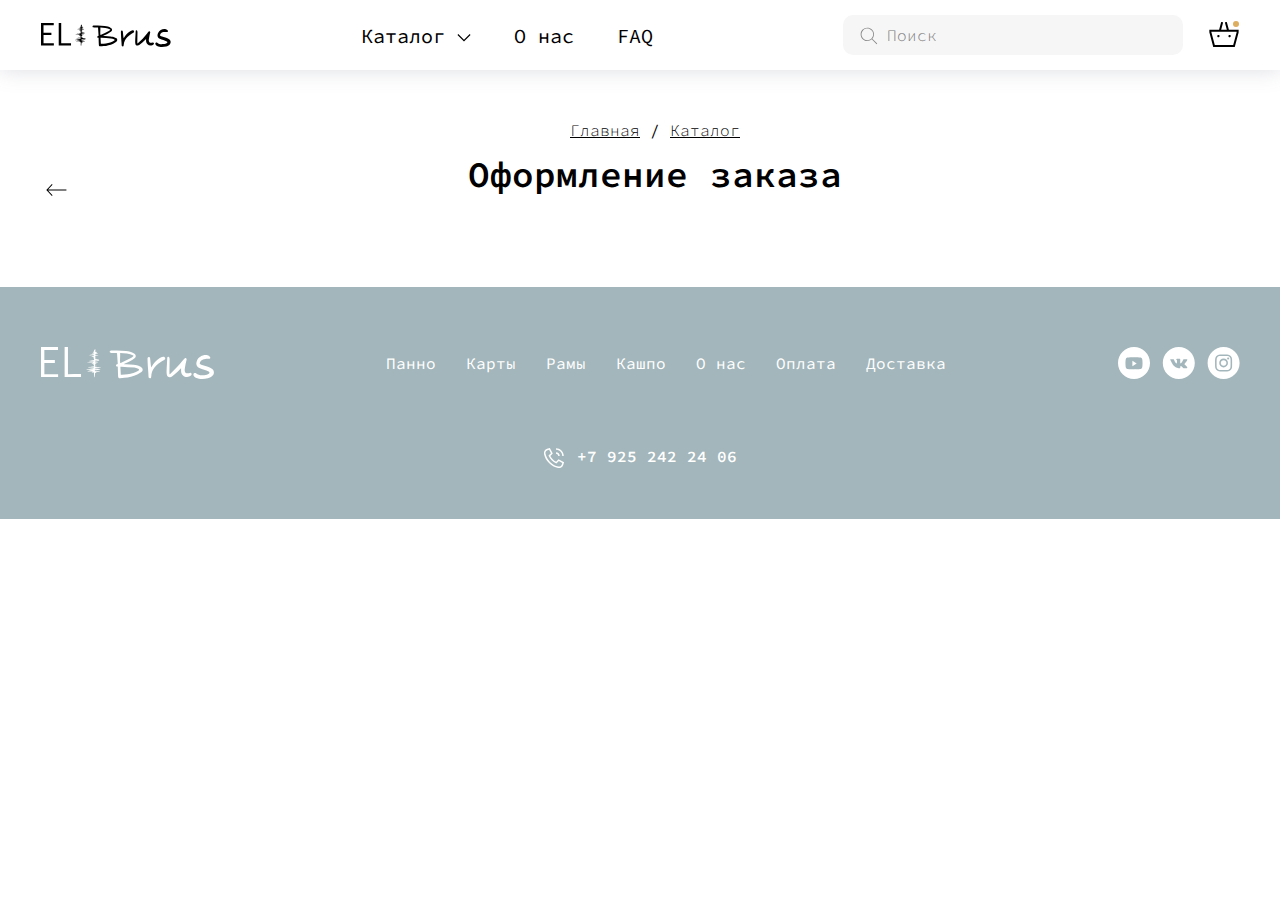
<file: checkout.html>
<!DOCTYPE html>
<html lang="en">

<head>
	<meta charset="UTF-8">
	<meta http-equiv="X-UA-Compatible" content="IE=edge">
	<meta name="viewport" content="width=device-width, initial-scale=1.0">
	<link rel="stylesheet">
	<link rel="stylesheet" href="./assets/css/main.css">
	<title>EL_Brus</title>
</head>

<header>
	<div class="header-menu">
		<div class="wrapper">
			<div class="menu">
				<div class="logo"><a href="#!"><img src="./assets/img/logo.svg" alt="logo"></a></div>
				<ul>
					<li class="top-list"><a href="#!">Каталог <svg width="14" height="8" viewBox="0 0 14 8" fill="none"
								xmlns="http://www.w3.org/2000/svg">
								<path
									d="M0.476944 0.88657L1.27194 0.0908198L6.9997 5.81859L12.7275 0.0908203L13.5225 0.88657L6.99969 7.40934L0.476944 0.88657Z"
									fill="black" />
							</svg></a>
						<ul class="menu-pc">
							<li class="list-menu">
								<a href="#!">- Панно</a>
								<ul class="sub-menu">
									<li><a href="#!">Животные</a></li>
									<li><a href="#!">Животные</a></li>
									<li><a href="#!">Животные</a></li>
									<li><a href="#!">Животные</a></li>
									<li><a href="#!">Животные</a></li>
									<li><a href="#!">Животные</a></li>
									<li><a href="#!">Растения</a></li>
									<li><a href="#!">Цветы</a></li>
									<li><a href="#!">Игры</a></li>
									<li><a href="#!">Игры</a></li>
								</ul>
								<img src="./assets/img/mobile-img.png" alt="mobile-img">
							</li>
							<li class="list-menu"><a href="#!">- Карты</a></li>
							<li class="list-menu"><a href="#!">- Рамы</a></li>
							<li class="list-menu"><a href="#!">- Кашпо</a></li>
						</ul>
					</li>
					<li class="top-list"><a href="#!">О нас</a></li>
					<li class="top-list"><a href="#!">FAQ</a></li>
				</ul>
				<div class="form">
					<form>
						<input type="text" placeholder="Поиск">
						<button><svg width="20" height="20" viewBox="0 0 20 20" fill="none"
								xmlns="http://www.w3.org/2000/svg">
								<path
									d="M18.2117 17.6226L13.3284 12.7392C14.4773 11.4372 15.0744 9.73914 14.9931 8.00458C14.912 6.27004 14.1588 4.63519 12.8933 3.44623C11.6277 2.25726 9.94914 1.60753 8.21291 1.6346C6.47668 1.66168 4.81914 2.36344 3.59129 3.59129C2.36344 4.81914 1.66168 6.47668 1.6346 8.21291C1.60753 9.94914 2.25726 11.6277 3.44623 12.8933C4.63519 14.1588 6.27004 14.912 8.00458 14.9931C9.73914 15.0744 11.4372 14.4773 12.7392 13.3284L17.6226 18.2117L18.2117 17.6226ZM8.3338 14.1671C7.18004 14.1671 6.05222 13.825 5.09294 13.184C4.13365 12.5431 3.38598 11.632 2.94447 10.5661C2.50295 9.50022 2.38744 8.32729 2.61252 7.19574C2.83759 6.06418 3.39317 5.02478 4.20897 4.20897C5.02478 3.39317 6.06418 2.83759 7.19574 2.61252C8.32729 2.38744 9.50022 2.50295 10.5661 2.94447C11.632 3.38598 12.5431 4.13365 13.184 5.09294C13.825 6.05222 14.1671 7.18004 14.1671 8.3338C14.1654 9.8803 13.5502 11.3631 12.4566 12.4566C11.3631 13.5502 9.8803 14.1654 8.3338 14.1671Z"
									fill="#888888" />
							</svg>
						</button>
					</form>
					<div class="basket">
						<a href="#!"><svg width="32" height="32" viewBox="0 0 32 32" fill="none"
								xmlns="http://www.w3.org/2000/svg">
								<path
									d="M20.8954 10.6669L19.0154 3.65131C18.9814 3.52443 18.9227 3.4055 18.8427 3.30131C18.7627 3.19711 18.663 3.1097 18.5491 3.04405C18.4354 2.97839 18.3098 2.93579 18.1795 2.91869C18.0494 2.90157 17.917 2.91027 17.7901 2.94431C17.6633 2.97834 17.5443 3.03702 17.4402 3.11702C17.3359 3.19701 17.2485 3.29674 17.1829 3.41051C17.1173 3.52429 17.0746 3.64989 17.0575 3.78013C17.0403 3.91037 17.0491 4.0427 17.0831 4.16958L18.8241 10.6669H13.1753L14.9163 4.16958C14.9503 4.0427 14.9591 3.91037 14.9419 3.78013C14.9249 3.64989 14.8822 3.52429 14.8166 3.41051C14.751 3.29674 14.6635 3.19701 14.5593 3.11702C14.4551 3.03702 14.3362 2.97834 14.2094 2.94431C14.0825 2.91027 13.9501 2.90157 13.8199 2.91869C13.6897 2.93579 13.5641 2.97839 13.4503 3.04405C13.3365 3.1097 13.2368 3.19711 13.1568 3.30131C13.0768 3.4055 13.0181 3.52443 12.9841 3.65131L11.1039 10.6669H1.33301V13.2002L5.25101 28.0002H26.7483L30.6207 13.5452L30.6663 10.6669H20.8954ZM28.6249 13.2669L25.2137 26.0002H6.79047L3.33301 12.9398V12.6669H28.6345L28.6249 13.2669ZM10.4151 18.3024C10.6525 18.3024 10.8845 18.232 11.0818 18.1001C11.2792 17.9682 11.433 17.7809 11.5238 17.5616C11.6146 17.3424 11.6384 17.101 11.5921 16.8682C11.5458 16.6354 11.4315 16.4217 11.2637 16.2538C11.0958 16.086 10.882 15.9717 10.6492 15.9254C10.4165 15.8792 10.1752 15.9029 9.95593 15.9937C9.73665 16.0845 9.54923 16.2384 9.41738 16.4357C9.28551 16.633 9.21514 16.865 9.21514 17.1024C9.21514 17.4206 9.34157 17.7258 9.56661 17.9509C9.79166 18.176 10.0969 18.3024 10.4151 18.3024ZM21.5842 18.3024C21.8215 18.3024 22.0535 18.232 22.2509 18.1001C22.4482 17.9682 22.6021 17.7809 22.6929 17.5616C22.7837 17.3424 22.8074 17.101 22.7611 16.8682C22.7149 16.6354 22.6006 16.4217 22.4327 16.2538C22.2649 16.086 22.0511 15.9717 21.8183 15.9254C21.5855 15.8792 21.3442 15.9029 21.125 15.9937C20.9057 16.0845 20.7183 16.2384 20.5865 16.4357C20.4546 16.633 20.3842 16.865 20.3842 17.1024C20.3842 17.4206 20.5106 17.7258 20.7357 17.9509C20.9607 18.176 21.2659 18.3024 21.5842 18.3024Z"
									fill="black" />
							</svg>
						</a>
						<span class="circle"></span>
					</div>
				</div>
			</div>
		</div>
	</div>
	</div>
	<div class="rew">
		<div class="menu-mobile">
			<div class="wrapper">
				<div class="header-mobile">
					<div class="top-mobile">
						<div class="open-menu"><svg width="16" height="14" viewBox="0 0 16 14" fill="none"
								xmlns="http://www.w3.org/2000/svg">
								<path d="M0 0V1.5H16V0H0ZM0 7.75H16V6.25H0V7.75ZM0 14H16V12.5H0V14Z" fill="black" />
							</svg>
						</div>
						<div class="logo"><img src="./assets/img/logo.svg" alt="logo"></div>
						<div class="basket">
							<a href="#!"><svg width="32" height="32" viewBox="0 0 32 32" fill="none"
									xmlns="http://www.w3.org/2000/svg">
									<path
										d="M20.8954 10.6669L19.0154 3.65131C18.9814 3.52443 18.9227 3.4055 18.8427 3.30131C18.7627 3.19711 18.663 3.1097 18.5491 3.04405C18.4354 2.97839 18.3098 2.93579 18.1795 2.91869C18.0494 2.90157 17.917 2.91027 17.7901 2.94431C17.6633 2.97834 17.5443 3.03702 17.4402 3.11702C17.3359 3.19701 17.2485 3.29674 17.1829 3.41051C17.1173 3.52429 17.0746 3.64989 17.0575 3.78013C17.0403 3.91037 17.0491 4.0427 17.0831 4.16958L18.8241 10.6669H13.1753L14.9163 4.16958C14.9503 4.0427 14.9591 3.91037 14.9419 3.78013C14.9249 3.64989 14.8822 3.52429 14.8166 3.41051C14.751 3.29674 14.6635 3.19701 14.5593 3.11702C14.4551 3.03702 14.3362 2.97834 14.2094 2.94431C14.0825 2.91027 13.9501 2.90157 13.8199 2.91869C13.6897 2.93579 13.5641 2.97839 13.4503 3.04405C13.3365 3.1097 13.2368 3.19711 13.1568 3.30131C13.0768 3.4055 13.0181 3.52443 12.9841 3.65131L11.1039 10.6669H1.33301V13.2002L5.25101 28.0002H26.7483L30.6207 13.5452L30.6663 10.6669H20.8954ZM28.6249 13.2669L25.2137 26.0002H6.79047L3.33301 12.9398V12.6669H28.6345L28.6249 13.2669ZM10.4151 18.3024C10.6525 18.3024 10.8845 18.232 11.0818 18.1001C11.2792 17.9682 11.433 17.7809 11.5238 17.5616C11.6146 17.3424 11.6384 17.101 11.5921 16.8682C11.5458 16.6354 11.4315 16.4217 11.2637 16.2538C11.0958 16.086 10.882 15.9717 10.6492 15.9254C10.4165 15.8792 10.1752 15.9029 9.95593 15.9937C9.73665 16.0845 9.54923 16.2384 9.41738 16.4357C9.28551 16.633 9.21514 16.865 9.21514 17.1024C9.21514 17.4206 9.34157 17.7258 9.56661 17.9509C9.79166 18.176 10.0969 18.3024 10.4151 18.3024ZM21.5842 18.3024C21.8215 18.3024 22.0535 18.232 22.2509 18.1001C22.4482 17.9682 22.6021 17.7809 22.6929 17.5616C22.7837 17.3424 22.8074 17.101 22.7611 16.8682C22.7149 16.6354 22.6006 16.4217 22.4327 16.2538C22.2649 16.086 22.0511 15.9717 21.8183 15.9254C21.5855 15.8792 21.3442 15.9029 21.125 15.9937C20.9057 16.0845 20.7183 16.2384 20.5865 16.4357C20.4546 16.633 20.3842 16.865 20.3842 17.1024C20.3842 17.4206 20.5106 17.7258 20.7357 17.9509C20.9607 18.176 21.2659 18.3024 21.5842 18.3024Z"
										fill="black" />
								</svg>
							</a>
							<span class="circle"></span>
						</div>
					</div>
					<div class="form-mobile">
						<form>
							<input type="text" placeholder="Поиск">
							<button><svg width="20" height="20" viewBox="0 0 20 20" fill="none"
									xmlns="http://www.w3.org/2000/svg">
									<path
										d="M18.2117 17.6226L13.3284 12.7392C14.4773 11.4372 15.0744 9.73914 14.9931 8.00458C14.912 6.27004 14.1588 4.63519 12.8933 3.44623C11.6277 2.25726 9.94914 1.60753 8.21291 1.6346C6.47668 1.66168 4.81914 2.36344 3.59129 3.59129C2.36344 4.81914 1.66168 6.47668 1.6346 8.21291C1.60753 9.94914 2.25726 11.6277 3.44623 12.8933C4.63519 14.1588 6.27004 14.912 8.00458 14.9931C9.73914 15.0744 11.4372 14.4773 12.7392 13.3284L17.6226 18.2117L18.2117 17.6226ZM8.3338 14.1671C7.18004 14.1671 6.05222 13.825 5.09294 13.184C4.13365 12.5431 3.38598 11.632 2.94447 10.5661C2.50295 9.50022 2.38744 8.32729 2.61252 7.19574C2.83759 6.06418 3.39317 5.02478 4.20897 4.20897C5.02478 3.39317 6.06418 2.83759 7.19574 2.61252C8.32729 2.38744 9.50022 2.50295 10.5661 2.94447C11.632 3.38598 12.5431 4.13365 13.184 5.09294C13.825 6.05222 14.1671 7.18004 14.1671 8.3338C14.1654 9.8803 13.5502 11.3631 12.4566 12.4566C11.3631 13.5502 9.8803 14.1654 8.3338 14.1671Z"
										fill="#888888" />
								</svg>
							</button>
						</form>
					</div>
				</div>
			</div>
		</div>
		<div class="slide-mobile-menu">
			<div class="slider-top">
				<div class="none"></div>
				<div class="logo"><img src="./assets/img/logo.svg" alt="logo"></div>
				<div class="close"></div>
			</div>
			<div class="block-mobile">
				<ul>
					<li><a href="#!">Каталог</a>
						<ul>
							<li><a href="#!">Панно </a>
								<span class="panel">
									<svg width="14" height="8" viewBox="0 0 14 8" fill="none"
										xmlns="http://www.w3.org/2000/svg">
										<path
											d="M0.476944 0.88657L1.27194 0.0908198L6.9997 5.81859L12.7275 0.0908203L13.5225 0.88657L6.99969 7.40934L0.476944 0.88657Z"
											fill="black" />
									</svg>
								</span>
								<ul class="panel-menu">
									<li><a href="#!">— Животные</a></li>
									<li><a href="#!">— Растения</a></li>
								</ul>
							</li>
						</ul>
						<ul>
							<li><a href="#!">Карты <svg width="14" height="8" viewBox="0 0 14 8" fill="none"
										xmlns="http://www.w3.org/2000/svg">
										<path
											d="M0.476944 0.88657L1.27194 0.0908198L6.9997 5.81859L12.7275 0.0908203L13.5225 0.88657L6.99969 7.40934L0.476944 0.88657Z"
											fill="black" />
									</svg></a>
								<ul>
									<li><a href="#!">— Животные</a></li>
									<li><a href="#!">— Растения</a></li>
								</ul>
							</li>
						</ul>
						<ul>
							<li><a href="#!">Рамы <svg width="14" height="8" viewBox="0 0 14 8" fill="none"
										xmlns="http://www.w3.org/2000/svg">
										<path
											d="M0.476944 0.88657L1.27194 0.0908198L6.9997 5.81859L12.7275 0.0908203L13.5225 0.88657L6.99969 7.40934L0.476944 0.88657Z"
											fill="black" />
									</svg></a>
								<ul>
									<li><a href="#!">— Животные</a></li>
									<li><a href="#!">— Растения</a></li>
								</ul>
							</li>
						</ul>
						<ul>
							<li><a href="#!">Кашпо <svg width="14" height="8" viewBox="0 0 14 8" fill="none"
										xmlns="http://www.w3.org/2000/svg">
										<path
											d="M0.476944 0.88657L1.27194 0.0908198L6.9997 5.81859L12.7275 0.0908203L13.5225 0.88657L6.99969 7.40934L0.476944 0.88657Z"
											fill="black" />
									</svg></a>
								<ul>
									<li><a href="#!">— Животные</a></li>
									<li><a href="#!">— Растения</a></li>
								</ul>
							</li>
						</ul>
					</li>
					<li><a href="#!">О нас</a></li>
					<li><a href="#!">FAQ</a></li>
				</ul>
				<div class="soc-seti">
					<div class="seti">
						<a href="#!"><svg width="32" height="32" viewBox="0 0 32 32" fill="none"
								xmlns="http://www.w3.org/2000/svg">
								<path fill-rule="evenodd" clip-rule="evenodd"
									d="M0 16C0 7.16344 7.16344 0 16 0C24.8366 0 32 7.16344 32 16C32 24.8366 24.8366 32 16 32C7.16344 32 0 24.8366 0 16ZM24.1767 12.0488C23.9804 11.2948 23.4021 10.7011 22.6677 10.4996C21.3369 10.1333 16 10.1333 16 10.1333C16 10.1333 10.6631 10.1333 9.33217 10.4996C8.59782 10.7011 8.01949 11.2948 7.82322 12.0488C7.46667 13.4154 7.46667 16.2667 7.46667 16.2667C7.46667 16.2667 7.46667 19.1179 7.82322 20.4845C8.01949 21.2385 8.59782 21.8323 9.33217 22.0339C10.6631 22.4 16 22.4 16 22.4C16 22.4 21.3369 22.4 22.6677 22.0339C23.4021 21.8323 23.9804 21.2385 24.1767 20.4845C24.5333 19.1179 24.5333 16.2667 24.5333 16.2667C24.5333 16.2667 24.5333 13.4154 24.1767 12.0488Z"
									fill="#000" />
								<path fill-rule="evenodd" clip-rule="evenodd"
									d="M14.4004 19.1995V13.8662L18.6671 16.533L14.4004 19.1995Z" fill="#000" />
							</svg></a>
					</div>
					<div class="seti">
						<a href="#!"><svg width="33" height="32" viewBox="0 0 33 32" fill="none"
								xmlns="http://www.w3.org/2000/svg">
								<path fill-rule="evenodd" clip-rule="evenodd"
									d="M0.799805 16C0.799805 7.16344 7.96325 0 16.7998 0C25.6364 0 32.7998 7.16344 32.7998 16C32.7998 24.8366 25.6364 32 16.7998 32C7.96325 32 0.799805 24.8366 0.799805 16ZM17.6368 21.2507C17.6368 21.2507 17.9448 21.2171 18.1026 21.0508C18.247 20.8984 18.242 20.6108 18.242 20.6108C18.242 20.6108 18.2228 19.2678 18.858 19.0696C19.484 18.8745 20.2879 20.3683 21.141 20.9426C21.7854 21.3769 22.2745 21.2819 22.2745 21.2819L24.5542 21.2507C24.5542 21.2507 25.7462 21.1786 25.1811 20.2585C25.1343 20.1831 24.8514 19.5776 23.4866 18.3338C22.0567 17.0318 22.2487 17.2424 23.9699 14.9899C25.0183 13.6183 25.4373 12.7809 25.3063 12.4228C25.1819 12.0803 24.4106 12.1713 24.4106 12.1713L21.8447 12.1869C21.8447 12.1869 21.6543 12.1615 21.5133 12.2442C21.3755 12.3253 21.2862 12.5146 21.2862 12.5146C21.2862 12.5146 20.8805 13.5757 20.3388 14.4786C19.1961 16.3828 18.7395 16.4836 18.5525 16.3656C18.1176 16.0895 18.2261 15.2579 18.2261 14.6671C18.2261 12.821 18.5116 12.0517 17.671 11.8526C17.3922 11.7862 17.1869 11.7428 16.4732 11.7354C15.5575 11.7264 14.7828 11.7387 14.3438 11.9492C14.0516 12.0894 13.8262 12.4024 13.964 12.4204C14.1334 12.4425 14.5174 12.522 14.7211 12.794C14.984 13.1455 14.9748 13.9338 14.9748 13.9338C14.9748 13.9338 15.1259 16.1067 14.6217 16.3763C14.2762 16.5615 13.802 16.1837 12.7828 14.4557C12.2611 13.5708 11.8671 12.5924 11.8671 12.5924C11.8671 12.5924 11.7912 12.4097 11.6551 12.3114C11.4907 12.1926 11.2611 12.1557 11.2611 12.1557L8.82285 12.1713C8.82285 12.1713 8.4564 12.1811 8.32201 12.3376C8.20265 12.4761 8.31283 12.7637 8.31283 12.7637C8.31283 12.7637 10.2219 17.1481 12.3838 19.358C14.3663 21.3835 16.6167 21.2507 16.6167 21.2507H17.6368Z"
									fill="#000" />
							</svg></a>
					</div>
					<div class="seti">
						<a href="#!"><svg width="33" height="32" viewBox="0 0 33 32" fill="none"
								xmlns="http://www.w3.org/2000/svg">
								<path fill-rule="evenodd" clip-rule="evenodd"
									d="M0.599609 16C0.599609 7.16344 7.76305 0 16.5996 0C25.4362 0 32.5996 7.16344 32.5996 16C32.5996 24.8366 25.4362 32 16.5996 32C7.76305 32 0.599609 24.8366 0.599609 16ZM16.6004 7.46667C14.2829 7.46667 13.992 7.4768 13.0818 7.51822C12.1733 7.55982 11.5532 7.70365 11.0107 7.91467C10.4494 8.13263 9.97332 8.42419 9.499 8.89868C9.02433 9.373 8.73277 9.84909 8.5141 10.4102C8.30255 10.9529 8.15854 11.5732 8.11765 12.4813C8.07694 13.3915 8.06628 13.6826 8.06628 16.0001C8.06628 18.3176 8.07659 18.6076 8.11783 19.5178C8.15961 20.4263 8.30343 21.0464 8.51428 21.5889C8.73242 22.1502 9.02397 22.6263 9.49847 23.1006C9.97261 23.5753 10.4487 23.8675 11.0096 24.0855C11.5525 24.2965 12.1728 24.4404 13.0811 24.482C13.9913 24.5234 14.282 24.5335 16.5993 24.5335C18.9171 24.5335 19.207 24.5234 20.1172 24.482C21.0257 24.4404 21.6465 24.2965 22.1894 24.0855C22.7505 23.8675 23.2259 23.5753 23.7 23.1006C24.1747 22.6263 24.4663 22.1502 24.6849 21.5891C24.8947 21.0464 25.0387 20.4261 25.0814 19.518C25.1223 18.6078 25.1329 18.3176 25.1329 16.0001C25.1329 13.6826 25.1223 13.3917 25.0814 12.4815C25.0387 11.573 24.8947 10.9529 24.6849 10.4103C24.4663 9.84909 24.1747 9.373 23.7 8.89868C23.2254 8.42401 22.7507 8.13245 22.1889 7.91467C21.6449 7.70365 21.0245 7.55982 20.116 7.51822C19.2058 7.4768 18.916 7.46667 16.5977 7.46667H16.6004Z"
									fill="#000" />
								<path fill-rule="evenodd" clip-rule="evenodd"
									d="M15.8349 9.00446C16.0621 9.00411 16.3156 9.00446 16.6004 9.00446C18.8788 9.00446 19.1489 9.01264 20.0486 9.05353C20.8806 9.09157 21.3322 9.2306 21.633 9.3474C22.0312 9.50207 22.3151 9.68696 22.6136 9.98563C22.9123 10.2843 23.0972 10.5687 23.2522 10.967C23.369 11.2674 23.5082 11.719 23.5461 12.551C23.587 13.4506 23.5959 13.7208 23.5959 15.9981C23.5959 18.2755 23.587 18.5457 23.5461 19.4453C23.508 20.2773 23.369 20.7288 23.2522 21.0293C23.0975 21.4275 22.9123 21.7111 22.6136 22.0096C22.315 22.3082 22.0314 22.4931 21.633 22.6478C21.3325 22.7651 20.8806 22.9038 20.0486 22.9418C19.1491 22.9827 18.8788 22.9916 16.6004 22.9916C14.3218 22.9916 14.0518 22.9827 13.1522 22.9418C12.3202 22.9035 11.8686 22.7644 11.5676 22.6476C11.1694 22.493 10.885 22.3081 10.5863 22.0094C10.2876 21.7107 10.1027 21.427 9.94772 21.0286C9.83092 20.7281 9.69172 20.2766 9.65385 19.4446C9.61296 18.545 9.60478 18.2748 9.60478 15.996C9.60478 13.7172 9.61296 13.4484 9.65385 12.5489C9.69189 11.7168 9.83092 11.2653 9.94772 10.9645C10.1024 10.5663 10.2876 10.2818 10.5863 9.98314C10.885 9.68447 11.1694 9.49958 11.5676 9.34455C11.8684 9.22722 12.3202 9.08855 13.1522 9.05033C13.9394 9.01477 14.2445 9.0041 15.8349 9.00233V9.00446ZM21.1555 10.4214C20.5901 10.4214 20.1315 10.8795 20.1315 11.445C20.1315 12.0104 20.5901 12.469 21.1555 12.469C21.7208 12.469 22.1795 12.0104 22.1795 11.445C22.1795 10.8797 21.7208 10.4214 21.1555 10.4214ZM16.6004 11.6178C14.1803 11.6178 12.2181 13.58 12.2181 16.0001C12.2181 18.4202 14.1803 20.3815 16.6004 20.3815C19.0205 20.3815 20.982 18.4202 20.982 16.0001C20.982 13.58 19.0205 11.6178 16.6004 11.6178Z"
									fill="#000" />
								<path fill-rule="evenodd" clip-rule="evenodd"
									d="M16.6004 13.1556C18.1713 13.1556 19.4449 14.4291 19.4449 16.0001C19.4449 17.5709 18.1713 18.8446 16.6004 18.8446C15.0294 18.8446 13.7559 17.5709 13.7559 16.0001C13.7559 14.4291 15.0294 13.1556 16.6004 13.1556Z"
									fill="#000" />
							</svg></a>
					</div>
				</div>
			</div>
			<div class="phone-mobile">
				<a href="#!"><svg width="22" height="22" viewBox="0 0 22 22" fill="none"
						xmlns="http://www.w3.org/2000/svg">
						<path
							d="M15.534 12.2261L13.0885 14.6718C10.6056 13.4115 8.58804 11.3939 7.32774 8.91101L9.77345 6.46551L6.86024 0.895508L4.04354 1.79611C2.98912 2.12197 2.09333 2.82787 1.52996 3.77687C0.966604 4.72587 0.775824 5.8503 0.994644 6.93201C1.75099 10.3766 3.48085 13.5313 5.97844 16.0211C8.46817 18.5186 11.623 20.2485 15.0675 21.0049C16.1492 21.2237 17.2736 21.0329 18.2226 20.4695C19.1716 19.9062 19.8775 19.0104 20.2034 17.956L21.104 15.1393L15.534 12.2261ZM18.7746 17.4991C18.5611 18.1966 18.0975 18.7907 17.4728 19.1673C16.8481 19.544 16.1063 19.6766 15.3898 19.5398C12.227 18.8397 9.32985 17.2509 7.03921 14.9603C4.74862 12.6697 3.15983 9.77256 2.45974 6.60971C2.32282 5.89316 2.45541 5.15129 2.83205 4.52653C3.2087 3.90177 3.80285 3.43816 4.50044 3.22471L6.11524 2.70831L7.93384 6.18371L6.26724 7.85021L5.49554 8.62181L5.99204 9.59356C7.39601 12.3574 9.64205 14.6035 12.406 16.0075L13.3777 16.504L14.1493 15.7323L15.8158 14.0657L19.291 15.8843L18.7746 17.4991ZM15.2498 8.99971H16.7498C16.7486 8.00551 16.3532 7.05236 15.6502 6.34935C14.9471 5.64634 13.994 5.25088 12.9998 5.24971V6.74971C13.5963 6.75045 14.1682 6.98774 14.59 7.40954C15.0118 7.83134 15.249 8.4032 15.2498 8.99971ZM19.2498 8.99971H20.7498C20.7475 6.94499 19.9302 4.97509 18.4773 3.52218C17.0244 2.06927 15.0545 1.25201 12.9998 1.24971V2.74971C14.6568 2.75156 16.2455 3.41064 17.4172 4.58234C18.5889 5.75404 19.2479 7.34268 19.2498 8.99971Z"
							fill="#000" />
					</svg> +7 925 242 24 06</a>
			</div>
		</div>
	</div>
</header>
<!-- =============================================================================== -->

<div class="list">
	<div class="wrapper">
		<div class="text">
			<a href="index.html">Главная</a> / <a href="#!">Каталог</a>
		</div>
		<div class="pay pay-delivery">
			<a href="index.html"><svg width="30" height="32" viewBox="0 0 30 32" fill="none"
					xmlns="http://www.w3.org/2000/svg">
					<path
						d="M11.5489 10.6963L10.8908 9.98926L5.29688 16.0002L10.8908 22.0112L11.5489 21.3042L7.07838 16.5002H25.4072V15.5002H7.07838L11.5489 10.6963Z"
						fill="black" />
				</svg>
			</a>
			<div class="home">Оформление заказа</div>
			<div class="empty"></div>
		</div>
	</div>
</div>


<footer class="menu-des">
	<div class="wrapper">
		<div class="footer-block">
			<div class="footer-logo"><a href="#!"><img src="./assets/img/logo-footer.svg" alt="logo"></a></div>
			<ul>
				<li><a href="#!">Панно</a></li>
				<li><a href="#!">Карты</a></li>
				<li><a href="#!">Рамы</a></li>
				<li><a href="#!">Кашпо</a></li>
				<li><a href="#!">О нас</a></li>
				<li><a href="#!">Оплата</a></li>
				<li><a href="#!">Доставка</a></li>
			</ul>
			<div class="soc-seti">
				<div class="seti">
					<a href="#!"><svg width="32" height="32" viewBox="0 0 32 32" fill="none"
							xmlns="http://www.w3.org/2000/svg">
							<path fill-rule="evenodd" clip-rule="evenodd"
								d="M0 16C0 7.16344 7.16344 0 16 0C24.8366 0 32 7.16344 32 16C32 24.8366 24.8366 32 16 32C7.16344 32 0 24.8366 0 16ZM24.1767 12.0488C23.9804 11.2948 23.4021 10.7011 22.6677 10.4996C21.3369 10.1333 16 10.1333 16 10.1333C16 10.1333 10.6631 10.1333 9.33217 10.4996C8.59782 10.7011 8.01949 11.2948 7.82322 12.0488C7.46667 13.4154 7.46667 16.2667 7.46667 16.2667C7.46667 16.2667 7.46667 19.1179 7.82322 20.4845C8.01949 21.2385 8.59782 21.8323 9.33217 22.0339C10.6631 22.4 16 22.4 16 22.4C16 22.4 21.3369 22.4 22.6677 22.0339C23.4021 21.8323 23.9804 21.2385 24.1767 20.4845C24.5333 19.1179 24.5333 16.2667 24.5333 16.2667C24.5333 16.2667 24.5333 13.4154 24.1767 12.0488Z"
								fill="white" />
							<path fill-rule="evenodd" clip-rule="evenodd"
								d="M14.4004 19.1995V13.8662L18.6671 16.533L14.4004 19.1995Z" fill="white" />
						</svg></a>
				</div>
				<div class="seti">
					<a href="#!"><svg width="33" height="32" viewBox="0 0 33 32" fill="none"
							xmlns="http://www.w3.org/2000/svg">
							<path fill-rule="evenodd" clip-rule="evenodd"
								d="M0.799805 16C0.799805 7.16344 7.96325 0 16.7998 0C25.6364 0 32.7998 7.16344 32.7998 16C32.7998 24.8366 25.6364 32 16.7998 32C7.96325 32 0.799805 24.8366 0.799805 16ZM17.6368 21.2507C17.6368 21.2507 17.9448 21.2171 18.1026 21.0508C18.247 20.8984 18.242 20.6108 18.242 20.6108C18.242 20.6108 18.2228 19.2678 18.858 19.0696C19.484 18.8745 20.2879 20.3683 21.141 20.9426C21.7854 21.3769 22.2745 21.2819 22.2745 21.2819L24.5542 21.2507C24.5542 21.2507 25.7462 21.1786 25.1811 20.2585C25.1343 20.1831 24.8514 19.5776 23.4866 18.3338C22.0567 17.0318 22.2487 17.2424 23.9699 14.9899C25.0183 13.6183 25.4373 12.7809 25.3063 12.4228C25.1819 12.0803 24.4106 12.1713 24.4106 12.1713L21.8447 12.1869C21.8447 12.1869 21.6543 12.1615 21.5133 12.2442C21.3755 12.3253 21.2862 12.5146 21.2862 12.5146C21.2862 12.5146 20.8805 13.5757 20.3388 14.4786C19.1961 16.3828 18.7395 16.4836 18.5525 16.3656C18.1176 16.0895 18.2261 15.2579 18.2261 14.6671C18.2261 12.821 18.5116 12.0517 17.671 11.8526C17.3922 11.7862 17.1869 11.7428 16.4732 11.7354C15.5575 11.7264 14.7828 11.7387 14.3438 11.9492C14.0516 12.0894 13.8262 12.4024 13.964 12.4204C14.1334 12.4425 14.5174 12.522 14.7211 12.794C14.984 13.1455 14.9748 13.9338 14.9748 13.9338C14.9748 13.9338 15.1259 16.1067 14.6217 16.3763C14.2762 16.5615 13.802 16.1837 12.7828 14.4557C12.2611 13.5708 11.8671 12.5924 11.8671 12.5924C11.8671 12.5924 11.7912 12.4097 11.6551 12.3114C11.4907 12.1926 11.2611 12.1557 11.2611 12.1557L8.82285 12.1713C8.82285 12.1713 8.4564 12.1811 8.32201 12.3376C8.20265 12.4761 8.31283 12.7637 8.31283 12.7637C8.31283 12.7637 10.2219 17.1481 12.3838 19.358C14.3663 21.3835 16.6167 21.2507 16.6167 21.2507H17.6368Z"
								fill="white" />
						</svg></a>
				</div>
				<div class="seti">
					<a href="#!"><svg width="33" height="32" viewBox="0 0 33 32" fill="none"
							xmlns="http://www.w3.org/2000/svg">
							<path fill-rule="evenodd" clip-rule="evenodd"
								d="M0.599609 16C0.599609 7.16344 7.76305 0 16.5996 0C25.4362 0 32.5996 7.16344 32.5996 16C32.5996 24.8366 25.4362 32 16.5996 32C7.76305 32 0.599609 24.8366 0.599609 16ZM16.6004 7.46667C14.2829 7.46667 13.992 7.4768 13.0818 7.51822C12.1733 7.55982 11.5532 7.70365 11.0107 7.91467C10.4494 8.13263 9.97332 8.42419 9.499 8.89868C9.02433 9.373 8.73277 9.84909 8.5141 10.4102C8.30255 10.9529 8.15854 11.5732 8.11765 12.4813C8.07694 13.3915 8.06628 13.6826 8.06628 16.0001C8.06628 18.3176 8.07659 18.6076 8.11783 19.5178C8.15961 20.4263 8.30343 21.0464 8.51428 21.5889C8.73242 22.1502 9.02397 22.6263 9.49847 23.1006C9.97261 23.5753 10.4487 23.8675 11.0096 24.0855C11.5525 24.2965 12.1728 24.4404 13.0811 24.482C13.9913 24.5234 14.282 24.5335 16.5993 24.5335C18.9171 24.5335 19.207 24.5234 20.1172 24.482C21.0257 24.4404 21.6465 24.2965 22.1894 24.0855C22.7505 23.8675 23.2259 23.5753 23.7 23.1006C24.1747 22.6263 24.4663 22.1502 24.6849 21.5891C24.8947 21.0464 25.0387 20.4261 25.0814 19.518C25.1223 18.6078 25.1329 18.3176 25.1329 16.0001C25.1329 13.6826 25.1223 13.3917 25.0814 12.4815C25.0387 11.573 24.8947 10.9529 24.6849 10.4103C24.4663 9.84909 24.1747 9.373 23.7 8.89868C23.2254 8.42401 22.7507 8.13245 22.1889 7.91467C21.6449 7.70365 21.0245 7.55982 20.116 7.51822C19.2058 7.4768 18.916 7.46667 16.5977 7.46667H16.6004Z"
								fill="white" />
							<path fill-rule="evenodd" clip-rule="evenodd"
								d="M15.8349 9.00446C16.0621 9.00411 16.3156 9.00446 16.6004 9.00446C18.8788 9.00446 19.1489 9.01264 20.0486 9.05353C20.8806 9.09157 21.3322 9.2306 21.633 9.3474C22.0312 9.50207 22.3151 9.68696 22.6136 9.98563C22.9123 10.2843 23.0972 10.5687 23.2522 10.967C23.369 11.2674 23.5082 11.719 23.5461 12.551C23.587 13.4506 23.5959 13.7208 23.5959 15.9981C23.5959 18.2755 23.587 18.5457 23.5461 19.4453C23.508 20.2773 23.369 20.7288 23.2522 21.0293C23.0975 21.4275 22.9123 21.7111 22.6136 22.0096C22.315 22.3082 22.0314 22.4931 21.633 22.6478C21.3325 22.7651 20.8806 22.9038 20.0486 22.9418C19.1491 22.9827 18.8788 22.9916 16.6004 22.9916C14.3218 22.9916 14.0518 22.9827 13.1522 22.9418C12.3202 22.9035 11.8686 22.7644 11.5676 22.6476C11.1694 22.493 10.885 22.3081 10.5863 22.0094C10.2876 21.7107 10.1027 21.427 9.94772 21.0286C9.83092 20.7281 9.69172 20.2766 9.65385 19.4446C9.61296 18.545 9.60478 18.2748 9.60478 15.996C9.60478 13.7172 9.61296 13.4484 9.65385 12.5489C9.69189 11.7168 9.83092 11.2653 9.94772 10.9645C10.1024 10.5663 10.2876 10.2818 10.5863 9.98314C10.885 9.68447 11.1694 9.49958 11.5676 9.34455C11.8684 9.22722 12.3202 9.08855 13.1522 9.05033C13.9394 9.01477 14.2445 9.0041 15.8349 9.00233V9.00446ZM21.1555 10.4214C20.5901 10.4214 20.1315 10.8795 20.1315 11.445C20.1315 12.0104 20.5901 12.469 21.1555 12.469C21.7208 12.469 22.1795 12.0104 22.1795 11.445C22.1795 10.8797 21.7208 10.4214 21.1555 10.4214ZM16.6004 11.6178C14.1803 11.6178 12.2181 13.58 12.2181 16.0001C12.2181 18.4202 14.1803 20.3815 16.6004 20.3815C19.0205 20.3815 20.982 18.4202 20.982 16.0001C20.982 13.58 19.0205 11.6178 16.6004 11.6178Z"
								fill="white" />
							<path fill-rule="evenodd" clip-rule="evenodd"
								d="M16.6004 13.1556C18.1713 13.1556 19.4449 14.4291 19.4449 16.0001C19.4449 17.5709 18.1713 18.8446 16.6004 18.8446C15.0294 18.8446 13.7559 17.5709 13.7559 16.0001C13.7559 14.4291 15.0294 13.1556 16.6004 13.1556Z"
								fill="white" />
						</svg></a>
				</div>
			</div>
		</div>
		<div class="phone">
			<a href="#!"><img src="./assets/img/phone.svg" alt="phone">+7 925 242 24 06</a>
		</div>
	</div>
</footer>


<body>
	<script src="./assets/js/jquery.js"></script>
	<script src="./assets/js/slick.js"></script>

	<script src="./assets/js/main.js"></script>
</body>

</html>
</file>
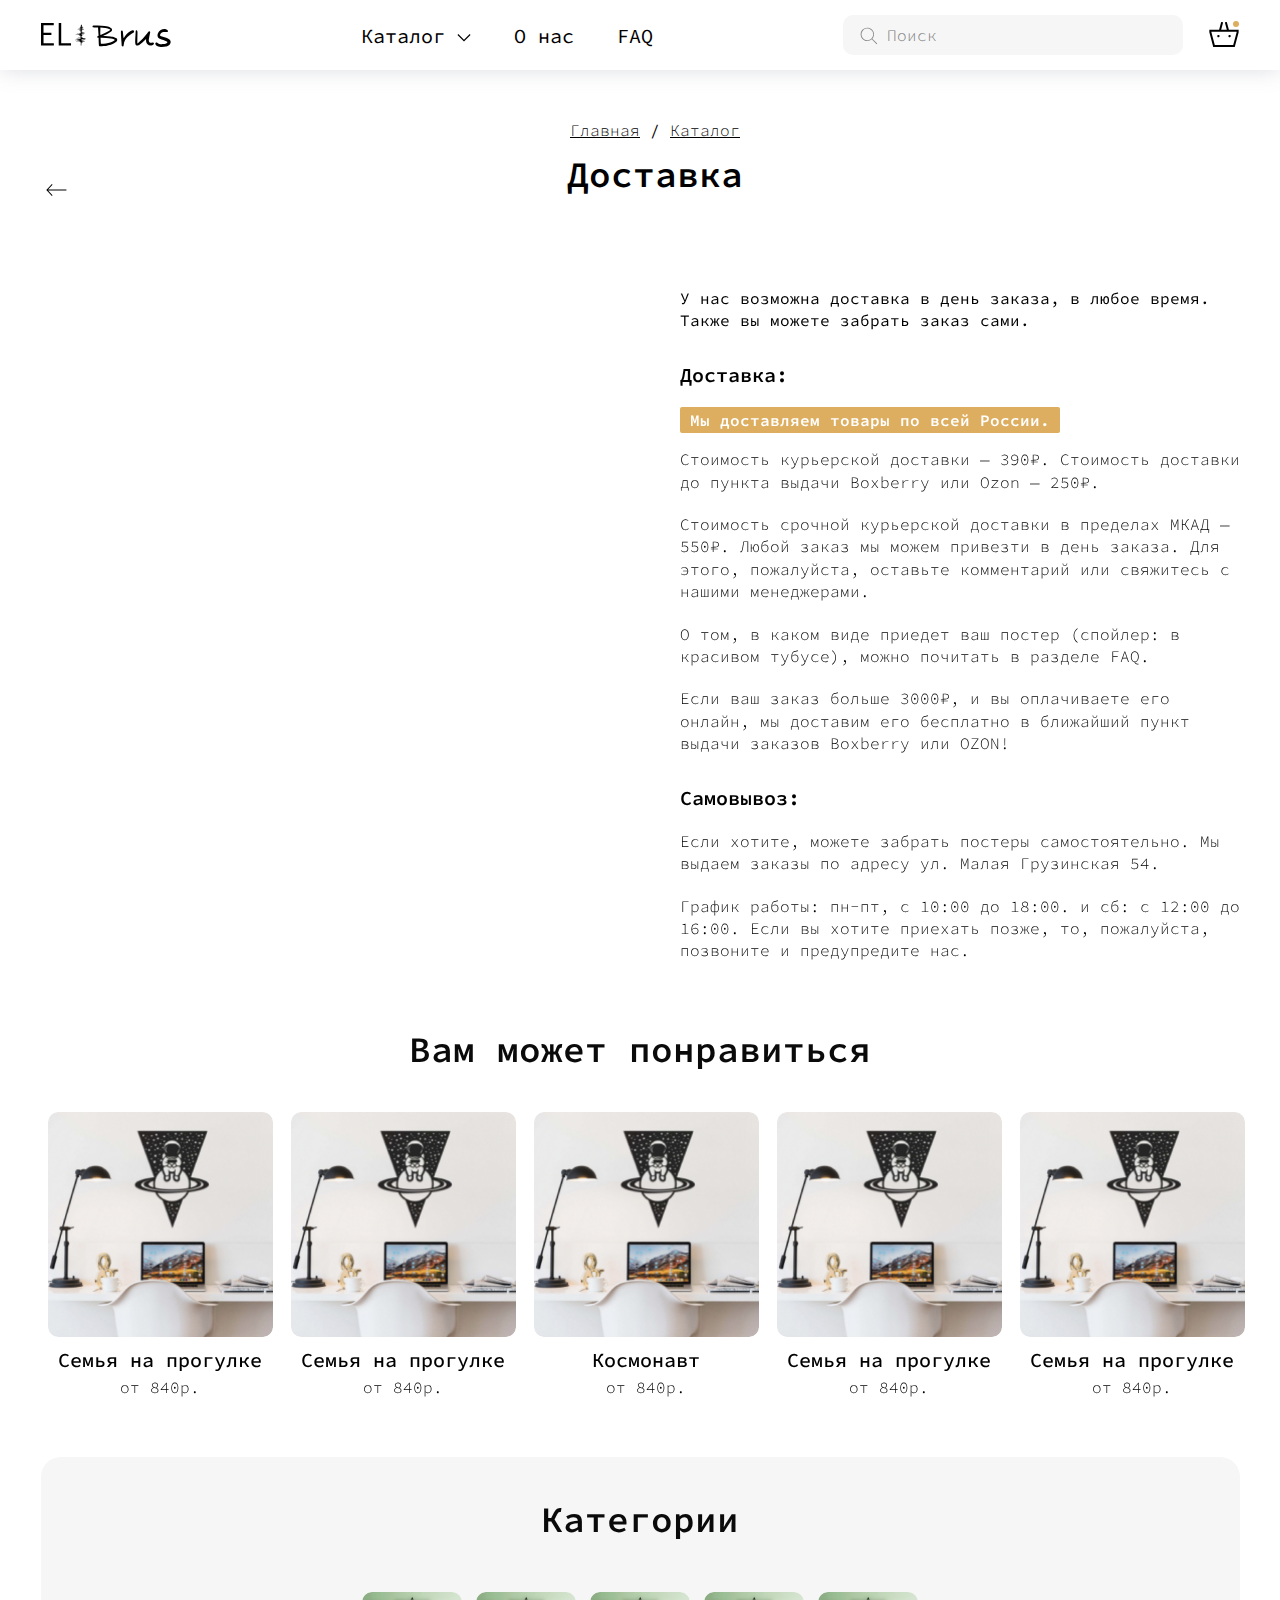
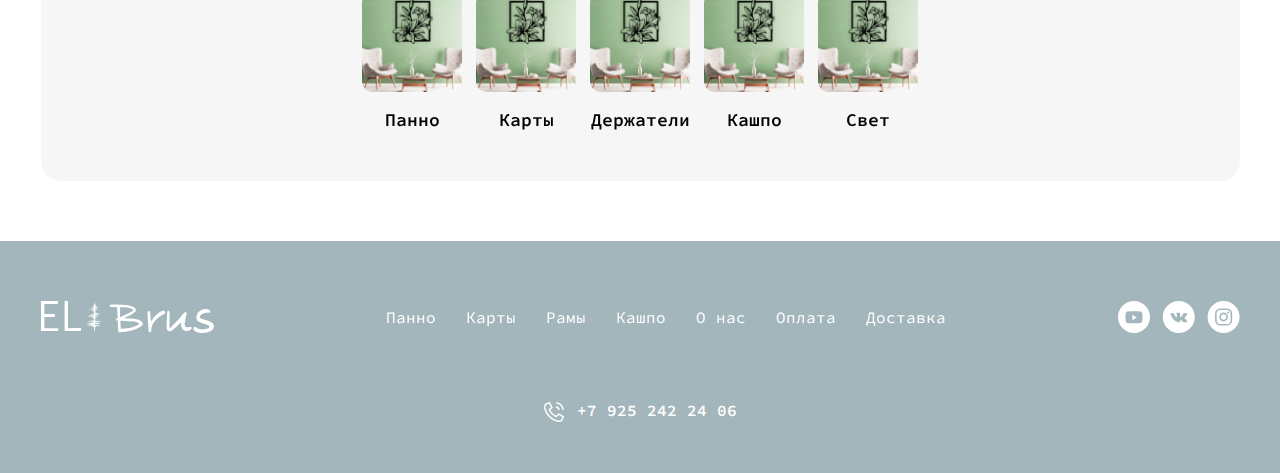
<file: delivery.html>
<!DOCTYPE html>
<html lang="en">

<head>
	<meta charset="UTF-8">
	<meta http-equiv="X-UA-Compatible" content="IE=edge">
	<meta name="viewport" content="width=device-width, initial-scale=1.0">
	<link rel="stylesheet">
	<link rel="stylesheet" href="./assets/css/main.css">
	<title>EL_Brus</title>
</head>

<header>
	<div class="header-menu">
		<div class="wrapper">
			<div class="menu">
				<div class="logo"><a href="#!"><img src="./assets/img/logo.svg" alt="logo"></a></div>
				<ul>
					<li class="top-list"><a href="#!">Каталог <svg width="14" height="8" viewBox="0 0 14 8" fill="none"
								xmlns="http://www.w3.org/2000/svg">
								<path
									d="M0.476944 0.88657L1.27194 0.0908198L6.9997 5.81859L12.7275 0.0908203L13.5225 0.88657L6.99969 7.40934L0.476944 0.88657Z"
									fill="black" />
							</svg></a>
						<ul class="menu-pc">
							<li class="list-menu">
								<a href="#!">- Панно</a>
								<ul class="sub-menu">
									<li><a href="#!">Животные</a></li>
									<li><a href="#!">Животные</a></li>
									<li><a href="#!">Животные</a></li>
									<li><a href="#!">Животные</a></li>
									<li><a href="#!">Животные</a></li>
									<li><a href="#!">Животные</a></li>
									<li><a href="#!">Растения</a></li>
									<li><a href="#!">Цветы</a></li>
									<li><a href="#!">Игры</a></li>
									<li><a href="#!">Игры</a></li>
								</ul>
								<img src="./assets/img/mobile-img.png" alt="mobile-img">
							</li>
							<li class="list-menu"><a href="#!">- Карты</a></li>
							<li class="list-menu"><a href="#!">- Рамы</a></li>
							<li class="list-menu"><a href="#!">- Кашпо</a></li>
						</ul>
					</li>
					<li class="top-list"><a href="#!">О нас</a></li>
					<li class="top-list"><a href="#!">FAQ</a></li>
				</ul>
				<div class="form">
					<form>
						<input type="text" placeholder="Поиск">
						<button><svg width="20" height="20" viewBox="0 0 20 20" fill="none"
								xmlns="http://www.w3.org/2000/svg">
								<path
									d="M18.2117 17.6226L13.3284 12.7392C14.4773 11.4372 15.0744 9.73914 14.9931 8.00458C14.912 6.27004 14.1588 4.63519 12.8933 3.44623C11.6277 2.25726 9.94914 1.60753 8.21291 1.6346C6.47668 1.66168 4.81914 2.36344 3.59129 3.59129C2.36344 4.81914 1.66168 6.47668 1.6346 8.21291C1.60753 9.94914 2.25726 11.6277 3.44623 12.8933C4.63519 14.1588 6.27004 14.912 8.00458 14.9931C9.73914 15.0744 11.4372 14.4773 12.7392 13.3284L17.6226 18.2117L18.2117 17.6226ZM8.3338 14.1671C7.18004 14.1671 6.05222 13.825 5.09294 13.184C4.13365 12.5431 3.38598 11.632 2.94447 10.5661C2.50295 9.50022 2.38744 8.32729 2.61252 7.19574C2.83759 6.06418 3.39317 5.02478 4.20897 4.20897C5.02478 3.39317 6.06418 2.83759 7.19574 2.61252C8.32729 2.38744 9.50022 2.50295 10.5661 2.94447C11.632 3.38598 12.5431 4.13365 13.184 5.09294C13.825 6.05222 14.1671 7.18004 14.1671 8.3338C14.1654 9.8803 13.5502 11.3631 12.4566 12.4566C11.3631 13.5502 9.8803 14.1654 8.3338 14.1671Z"
									fill="#888888" />
							</svg>
						</button>
					</form>
					<div class="basket">
						<a href="#!"><svg width="32" height="32" viewBox="0 0 32 32" fill="none"
								xmlns="http://www.w3.org/2000/svg">
								<path
									d="M20.8954 10.6669L19.0154 3.65131C18.9814 3.52443 18.9227 3.4055 18.8427 3.30131C18.7627 3.19711 18.663 3.1097 18.5491 3.04405C18.4354 2.97839 18.3098 2.93579 18.1795 2.91869C18.0494 2.90157 17.917 2.91027 17.7901 2.94431C17.6633 2.97834 17.5443 3.03702 17.4402 3.11702C17.3359 3.19701 17.2485 3.29674 17.1829 3.41051C17.1173 3.52429 17.0746 3.64989 17.0575 3.78013C17.0403 3.91037 17.0491 4.0427 17.0831 4.16958L18.8241 10.6669H13.1753L14.9163 4.16958C14.9503 4.0427 14.9591 3.91037 14.9419 3.78013C14.9249 3.64989 14.8822 3.52429 14.8166 3.41051C14.751 3.29674 14.6635 3.19701 14.5593 3.11702C14.4551 3.03702 14.3362 2.97834 14.2094 2.94431C14.0825 2.91027 13.9501 2.90157 13.8199 2.91869C13.6897 2.93579 13.5641 2.97839 13.4503 3.04405C13.3365 3.1097 13.2368 3.19711 13.1568 3.30131C13.0768 3.4055 13.0181 3.52443 12.9841 3.65131L11.1039 10.6669H1.33301V13.2002L5.25101 28.0002H26.7483L30.6207 13.5452L30.6663 10.6669H20.8954ZM28.6249 13.2669L25.2137 26.0002H6.79047L3.33301 12.9398V12.6669H28.6345L28.6249 13.2669ZM10.4151 18.3024C10.6525 18.3024 10.8845 18.232 11.0818 18.1001C11.2792 17.9682 11.433 17.7809 11.5238 17.5616C11.6146 17.3424 11.6384 17.101 11.5921 16.8682C11.5458 16.6354 11.4315 16.4217 11.2637 16.2538C11.0958 16.086 10.882 15.9717 10.6492 15.9254C10.4165 15.8792 10.1752 15.9029 9.95593 15.9937C9.73665 16.0845 9.54923 16.2384 9.41738 16.4357C9.28551 16.633 9.21514 16.865 9.21514 17.1024C9.21514 17.4206 9.34157 17.7258 9.56661 17.9509C9.79166 18.176 10.0969 18.3024 10.4151 18.3024ZM21.5842 18.3024C21.8215 18.3024 22.0535 18.232 22.2509 18.1001C22.4482 17.9682 22.6021 17.7809 22.6929 17.5616C22.7837 17.3424 22.8074 17.101 22.7611 16.8682C22.7149 16.6354 22.6006 16.4217 22.4327 16.2538C22.2649 16.086 22.0511 15.9717 21.8183 15.9254C21.5855 15.8792 21.3442 15.9029 21.125 15.9937C20.9057 16.0845 20.7183 16.2384 20.5865 16.4357C20.4546 16.633 20.3842 16.865 20.3842 17.1024C20.3842 17.4206 20.5106 17.7258 20.7357 17.9509C20.9607 18.176 21.2659 18.3024 21.5842 18.3024Z"
									fill="black" />
							</svg>
						</a>
						<span class="circle"></span>
					</div>
				</div>
			</div>
		</div>
	</div>
	</div>
	<div class="rew">
		<div class="menu-mobile">
			<div class="wrapper">
				<div class="header-mobile">
					<div class="top-mobile">
						<div class="open-menu"><svg width="16" height="14" viewBox="0 0 16 14" fill="none"
								xmlns="http://www.w3.org/2000/svg">
								<path d="M0 0V1.5H16V0H0ZM0 7.75H16V6.25H0V7.75ZM0 14H16V12.5H0V14Z" fill="black" />
							</svg>
						</div>
						<div class="logo"><img src="./assets/img/logo.svg" alt="logo"></div>
						<div class="basket">
							<a href="#!"><svg width="32" height="32" viewBox="0 0 32 32" fill="none"
									xmlns="http://www.w3.org/2000/svg">
									<path
										d="M20.8954 10.6669L19.0154 3.65131C18.9814 3.52443 18.9227 3.4055 18.8427 3.30131C18.7627 3.19711 18.663 3.1097 18.5491 3.04405C18.4354 2.97839 18.3098 2.93579 18.1795 2.91869C18.0494 2.90157 17.917 2.91027 17.7901 2.94431C17.6633 2.97834 17.5443 3.03702 17.4402 3.11702C17.3359 3.19701 17.2485 3.29674 17.1829 3.41051C17.1173 3.52429 17.0746 3.64989 17.0575 3.78013C17.0403 3.91037 17.0491 4.0427 17.0831 4.16958L18.8241 10.6669H13.1753L14.9163 4.16958C14.9503 4.0427 14.9591 3.91037 14.9419 3.78013C14.9249 3.64989 14.8822 3.52429 14.8166 3.41051C14.751 3.29674 14.6635 3.19701 14.5593 3.11702C14.4551 3.03702 14.3362 2.97834 14.2094 2.94431C14.0825 2.91027 13.9501 2.90157 13.8199 2.91869C13.6897 2.93579 13.5641 2.97839 13.4503 3.04405C13.3365 3.1097 13.2368 3.19711 13.1568 3.30131C13.0768 3.4055 13.0181 3.52443 12.9841 3.65131L11.1039 10.6669H1.33301V13.2002L5.25101 28.0002H26.7483L30.6207 13.5452L30.6663 10.6669H20.8954ZM28.6249 13.2669L25.2137 26.0002H6.79047L3.33301 12.9398V12.6669H28.6345L28.6249 13.2669ZM10.4151 18.3024C10.6525 18.3024 10.8845 18.232 11.0818 18.1001C11.2792 17.9682 11.433 17.7809 11.5238 17.5616C11.6146 17.3424 11.6384 17.101 11.5921 16.8682C11.5458 16.6354 11.4315 16.4217 11.2637 16.2538C11.0958 16.086 10.882 15.9717 10.6492 15.9254C10.4165 15.8792 10.1752 15.9029 9.95593 15.9937C9.73665 16.0845 9.54923 16.2384 9.41738 16.4357C9.28551 16.633 9.21514 16.865 9.21514 17.1024C9.21514 17.4206 9.34157 17.7258 9.56661 17.9509C9.79166 18.176 10.0969 18.3024 10.4151 18.3024ZM21.5842 18.3024C21.8215 18.3024 22.0535 18.232 22.2509 18.1001C22.4482 17.9682 22.6021 17.7809 22.6929 17.5616C22.7837 17.3424 22.8074 17.101 22.7611 16.8682C22.7149 16.6354 22.6006 16.4217 22.4327 16.2538C22.2649 16.086 22.0511 15.9717 21.8183 15.9254C21.5855 15.8792 21.3442 15.9029 21.125 15.9937C20.9057 16.0845 20.7183 16.2384 20.5865 16.4357C20.4546 16.633 20.3842 16.865 20.3842 17.1024C20.3842 17.4206 20.5106 17.7258 20.7357 17.9509C20.9607 18.176 21.2659 18.3024 21.5842 18.3024Z"
										fill="black" />
								</svg>
							</a>
							<span class="circle"></span>
						</div>
					</div>
					<div class="form-mobile">
						<form>
							<input type="text" placeholder="Поиск">
							<button><svg width="20" height="20" viewBox="0 0 20 20" fill="none"
									xmlns="http://www.w3.org/2000/svg">
									<path
										d="M18.2117 17.6226L13.3284 12.7392C14.4773 11.4372 15.0744 9.73914 14.9931 8.00458C14.912 6.27004 14.1588 4.63519 12.8933 3.44623C11.6277 2.25726 9.94914 1.60753 8.21291 1.6346C6.47668 1.66168 4.81914 2.36344 3.59129 3.59129C2.36344 4.81914 1.66168 6.47668 1.6346 8.21291C1.60753 9.94914 2.25726 11.6277 3.44623 12.8933C4.63519 14.1588 6.27004 14.912 8.00458 14.9931C9.73914 15.0744 11.4372 14.4773 12.7392 13.3284L17.6226 18.2117L18.2117 17.6226ZM8.3338 14.1671C7.18004 14.1671 6.05222 13.825 5.09294 13.184C4.13365 12.5431 3.38598 11.632 2.94447 10.5661C2.50295 9.50022 2.38744 8.32729 2.61252 7.19574C2.83759 6.06418 3.39317 5.02478 4.20897 4.20897C5.02478 3.39317 6.06418 2.83759 7.19574 2.61252C8.32729 2.38744 9.50022 2.50295 10.5661 2.94447C11.632 3.38598 12.5431 4.13365 13.184 5.09294C13.825 6.05222 14.1671 7.18004 14.1671 8.3338C14.1654 9.8803 13.5502 11.3631 12.4566 12.4566C11.3631 13.5502 9.8803 14.1654 8.3338 14.1671Z"
										fill="#888888" />
								</svg>
							</button>
						</form>
					</div>
				</div>
			</div>
		</div>
		<div class="slide-mobile-menu">
			<div class="slider-top">
				<div class="none"></div>
				<div class="logo"><img src="./assets/img/logo.svg" alt="logo"></div>
				<div class="close"></div>
			</div>
			<div class="block-mobile">
				<ul>
					<li><a href="#!">Каталог</a>
						<ul>
							<li><a href="#!">Панно </a>
								<span class="panel">
									<svg width="14" height="8" viewBox="0 0 14 8" fill="none"
										xmlns="http://www.w3.org/2000/svg">
										<path
											d="M0.476944 0.88657L1.27194 0.0908198L6.9997 5.81859L12.7275 0.0908203L13.5225 0.88657L6.99969 7.40934L0.476944 0.88657Z"
											fill="black" />
									</svg>
								</span>
								<ul class="panel-menu">
									<li><a href="#!">— Животные</a></li>
									<li><a href="#!">— Растения</a></li>
								</ul>
							</li>
						</ul>
						<ul>
							<li><a href="#!">Карты <svg width="14" height="8" viewBox="0 0 14 8" fill="none"
										xmlns="http://www.w3.org/2000/svg">
										<path
											d="M0.476944 0.88657L1.27194 0.0908198L6.9997 5.81859L12.7275 0.0908203L13.5225 0.88657L6.99969 7.40934L0.476944 0.88657Z"
											fill="black" />
									</svg></a>
								<ul>
									<li><a href="#!">— Животные</a></li>
									<li><a href="#!">— Растения</a></li>
								</ul>
							</li>
						</ul>
						<ul>
							<li><a href="#!">Рамы <svg width="14" height="8" viewBox="0 0 14 8" fill="none"
										xmlns="http://www.w3.org/2000/svg">
										<path
											d="M0.476944 0.88657L1.27194 0.0908198L6.9997 5.81859L12.7275 0.0908203L13.5225 0.88657L6.99969 7.40934L0.476944 0.88657Z"
											fill="black" />
									</svg></a>
								<ul>
									<li><a href="#!">— Животные</a></li>
									<li><a href="#!">— Растения</a></li>
								</ul>
							</li>
						</ul>
						<ul>
							<li><a href="#!">Кашпо <svg width="14" height="8" viewBox="0 0 14 8" fill="none"
										xmlns="http://www.w3.org/2000/svg">
										<path
											d="M0.476944 0.88657L1.27194 0.0908198L6.9997 5.81859L12.7275 0.0908203L13.5225 0.88657L6.99969 7.40934L0.476944 0.88657Z"
											fill="black" />
									</svg></a>
								<ul>
									<li><a href="#!">— Животные</a></li>
									<li><a href="#!">— Растения</a></li>
								</ul>
							</li>
						</ul>
					</li>
					<li><a href="#!">О нас</a></li>
					<li><a href="#!">FAQ</a></li>
				</ul>
				<div class="soc-seti">
					<div class="seti">
						<a href="#!"><svg width="32" height="32" viewBox="0 0 32 32" fill="none"
								xmlns="http://www.w3.org/2000/svg">
								<path fill-rule="evenodd" clip-rule="evenodd"
									d="M0 16C0 7.16344 7.16344 0 16 0C24.8366 0 32 7.16344 32 16C32 24.8366 24.8366 32 16 32C7.16344 32 0 24.8366 0 16ZM24.1767 12.0488C23.9804 11.2948 23.4021 10.7011 22.6677 10.4996C21.3369 10.1333 16 10.1333 16 10.1333C16 10.1333 10.6631 10.1333 9.33217 10.4996C8.59782 10.7011 8.01949 11.2948 7.82322 12.0488C7.46667 13.4154 7.46667 16.2667 7.46667 16.2667C7.46667 16.2667 7.46667 19.1179 7.82322 20.4845C8.01949 21.2385 8.59782 21.8323 9.33217 22.0339C10.6631 22.4 16 22.4 16 22.4C16 22.4 21.3369 22.4 22.6677 22.0339C23.4021 21.8323 23.9804 21.2385 24.1767 20.4845C24.5333 19.1179 24.5333 16.2667 24.5333 16.2667C24.5333 16.2667 24.5333 13.4154 24.1767 12.0488Z"
									fill="#000" />
								<path fill-rule="evenodd" clip-rule="evenodd"
									d="M14.4004 19.1995V13.8662L18.6671 16.533L14.4004 19.1995Z" fill="#000" />
							</svg></a>
					</div>
					<div class="seti">
						<a href="#!"><svg width="33" height="32" viewBox="0 0 33 32" fill="none"
								xmlns="http://www.w3.org/2000/svg">
								<path fill-rule="evenodd" clip-rule="evenodd"
									d="M0.799805 16C0.799805 7.16344 7.96325 0 16.7998 0C25.6364 0 32.7998 7.16344 32.7998 16C32.7998 24.8366 25.6364 32 16.7998 32C7.96325 32 0.799805 24.8366 0.799805 16ZM17.6368 21.2507C17.6368 21.2507 17.9448 21.2171 18.1026 21.0508C18.247 20.8984 18.242 20.6108 18.242 20.6108C18.242 20.6108 18.2228 19.2678 18.858 19.0696C19.484 18.8745 20.2879 20.3683 21.141 20.9426C21.7854 21.3769 22.2745 21.2819 22.2745 21.2819L24.5542 21.2507C24.5542 21.2507 25.7462 21.1786 25.1811 20.2585C25.1343 20.1831 24.8514 19.5776 23.4866 18.3338C22.0567 17.0318 22.2487 17.2424 23.9699 14.9899C25.0183 13.6183 25.4373 12.7809 25.3063 12.4228C25.1819 12.0803 24.4106 12.1713 24.4106 12.1713L21.8447 12.1869C21.8447 12.1869 21.6543 12.1615 21.5133 12.2442C21.3755 12.3253 21.2862 12.5146 21.2862 12.5146C21.2862 12.5146 20.8805 13.5757 20.3388 14.4786C19.1961 16.3828 18.7395 16.4836 18.5525 16.3656C18.1176 16.0895 18.2261 15.2579 18.2261 14.6671C18.2261 12.821 18.5116 12.0517 17.671 11.8526C17.3922 11.7862 17.1869 11.7428 16.4732 11.7354C15.5575 11.7264 14.7828 11.7387 14.3438 11.9492C14.0516 12.0894 13.8262 12.4024 13.964 12.4204C14.1334 12.4425 14.5174 12.522 14.7211 12.794C14.984 13.1455 14.9748 13.9338 14.9748 13.9338C14.9748 13.9338 15.1259 16.1067 14.6217 16.3763C14.2762 16.5615 13.802 16.1837 12.7828 14.4557C12.2611 13.5708 11.8671 12.5924 11.8671 12.5924C11.8671 12.5924 11.7912 12.4097 11.6551 12.3114C11.4907 12.1926 11.2611 12.1557 11.2611 12.1557L8.82285 12.1713C8.82285 12.1713 8.4564 12.1811 8.32201 12.3376C8.20265 12.4761 8.31283 12.7637 8.31283 12.7637C8.31283 12.7637 10.2219 17.1481 12.3838 19.358C14.3663 21.3835 16.6167 21.2507 16.6167 21.2507H17.6368Z"
									fill="#000" />
							</svg></a>
					</div>
					<div class="seti">
						<a href="#!"><svg width="33" height="32" viewBox="0 0 33 32" fill="none"
								xmlns="http://www.w3.org/2000/svg">
								<path fill-rule="evenodd" clip-rule="evenodd"
									d="M0.599609 16C0.599609 7.16344 7.76305 0 16.5996 0C25.4362 0 32.5996 7.16344 32.5996 16C32.5996 24.8366 25.4362 32 16.5996 32C7.76305 32 0.599609 24.8366 0.599609 16ZM16.6004 7.46667C14.2829 7.46667 13.992 7.4768 13.0818 7.51822C12.1733 7.55982 11.5532 7.70365 11.0107 7.91467C10.4494 8.13263 9.97332 8.42419 9.499 8.89868C9.02433 9.373 8.73277 9.84909 8.5141 10.4102C8.30255 10.9529 8.15854 11.5732 8.11765 12.4813C8.07694 13.3915 8.06628 13.6826 8.06628 16.0001C8.06628 18.3176 8.07659 18.6076 8.11783 19.5178C8.15961 20.4263 8.30343 21.0464 8.51428 21.5889C8.73242 22.1502 9.02397 22.6263 9.49847 23.1006C9.97261 23.5753 10.4487 23.8675 11.0096 24.0855C11.5525 24.2965 12.1728 24.4404 13.0811 24.482C13.9913 24.5234 14.282 24.5335 16.5993 24.5335C18.9171 24.5335 19.207 24.5234 20.1172 24.482C21.0257 24.4404 21.6465 24.2965 22.1894 24.0855C22.7505 23.8675 23.2259 23.5753 23.7 23.1006C24.1747 22.6263 24.4663 22.1502 24.6849 21.5891C24.8947 21.0464 25.0387 20.4261 25.0814 19.518C25.1223 18.6078 25.1329 18.3176 25.1329 16.0001C25.1329 13.6826 25.1223 13.3917 25.0814 12.4815C25.0387 11.573 24.8947 10.9529 24.6849 10.4103C24.4663 9.84909 24.1747 9.373 23.7 8.89868C23.2254 8.42401 22.7507 8.13245 22.1889 7.91467C21.6449 7.70365 21.0245 7.55982 20.116 7.51822C19.2058 7.4768 18.916 7.46667 16.5977 7.46667H16.6004Z"
									fill="#000" />
								<path fill-rule="evenodd" clip-rule="evenodd"
									d="M15.8349 9.00446C16.0621 9.00411 16.3156 9.00446 16.6004 9.00446C18.8788 9.00446 19.1489 9.01264 20.0486 9.05353C20.8806 9.09157 21.3322 9.2306 21.633 9.3474C22.0312 9.50207 22.3151 9.68696 22.6136 9.98563C22.9123 10.2843 23.0972 10.5687 23.2522 10.967C23.369 11.2674 23.5082 11.719 23.5461 12.551C23.587 13.4506 23.5959 13.7208 23.5959 15.9981C23.5959 18.2755 23.587 18.5457 23.5461 19.4453C23.508 20.2773 23.369 20.7288 23.2522 21.0293C23.0975 21.4275 22.9123 21.7111 22.6136 22.0096C22.315 22.3082 22.0314 22.4931 21.633 22.6478C21.3325 22.7651 20.8806 22.9038 20.0486 22.9418C19.1491 22.9827 18.8788 22.9916 16.6004 22.9916C14.3218 22.9916 14.0518 22.9827 13.1522 22.9418C12.3202 22.9035 11.8686 22.7644 11.5676 22.6476C11.1694 22.493 10.885 22.3081 10.5863 22.0094C10.2876 21.7107 10.1027 21.427 9.94772 21.0286C9.83092 20.7281 9.69172 20.2766 9.65385 19.4446C9.61296 18.545 9.60478 18.2748 9.60478 15.996C9.60478 13.7172 9.61296 13.4484 9.65385 12.5489C9.69189 11.7168 9.83092 11.2653 9.94772 10.9645C10.1024 10.5663 10.2876 10.2818 10.5863 9.98314C10.885 9.68447 11.1694 9.49958 11.5676 9.34455C11.8684 9.22722 12.3202 9.08855 13.1522 9.05033C13.9394 9.01477 14.2445 9.0041 15.8349 9.00233V9.00446ZM21.1555 10.4214C20.5901 10.4214 20.1315 10.8795 20.1315 11.445C20.1315 12.0104 20.5901 12.469 21.1555 12.469C21.7208 12.469 22.1795 12.0104 22.1795 11.445C22.1795 10.8797 21.7208 10.4214 21.1555 10.4214ZM16.6004 11.6178C14.1803 11.6178 12.2181 13.58 12.2181 16.0001C12.2181 18.4202 14.1803 20.3815 16.6004 20.3815C19.0205 20.3815 20.982 18.4202 20.982 16.0001C20.982 13.58 19.0205 11.6178 16.6004 11.6178Z"
									fill="#000" />
								<path fill-rule="evenodd" clip-rule="evenodd"
									d="M16.6004 13.1556C18.1713 13.1556 19.4449 14.4291 19.4449 16.0001C19.4449 17.5709 18.1713 18.8446 16.6004 18.8446C15.0294 18.8446 13.7559 17.5709 13.7559 16.0001C13.7559 14.4291 15.0294 13.1556 16.6004 13.1556Z"
									fill="#000" />
							</svg></a>
					</div>
				</div>
			</div>
			<div class="phone-mobile">
				<a href="#!"><svg width="22" height="22" viewBox="0 0 22 22" fill="none"
						xmlns="http://www.w3.org/2000/svg">
						<path
							d="M15.534 12.2261L13.0885 14.6718C10.6056 13.4115 8.58804 11.3939 7.32774 8.91101L9.77345 6.46551L6.86024 0.895508L4.04354 1.79611C2.98912 2.12197 2.09333 2.82787 1.52996 3.77687C0.966604 4.72587 0.775824 5.8503 0.994644 6.93201C1.75099 10.3766 3.48085 13.5313 5.97844 16.0211C8.46817 18.5186 11.623 20.2485 15.0675 21.0049C16.1492 21.2237 17.2736 21.0329 18.2226 20.4695C19.1716 19.9062 19.8775 19.0104 20.2034 17.956L21.104 15.1393L15.534 12.2261ZM18.7746 17.4991C18.5611 18.1966 18.0975 18.7907 17.4728 19.1673C16.8481 19.544 16.1063 19.6766 15.3898 19.5398C12.227 18.8397 9.32985 17.2509 7.03921 14.9603C4.74862 12.6697 3.15983 9.77256 2.45974 6.60971C2.32282 5.89316 2.45541 5.15129 2.83205 4.52653C3.2087 3.90177 3.80285 3.43816 4.50044 3.22471L6.11524 2.70831L7.93384 6.18371L6.26724 7.85021L5.49554 8.62181L5.99204 9.59356C7.39601 12.3574 9.64205 14.6035 12.406 16.0075L13.3777 16.504L14.1493 15.7323L15.8158 14.0657L19.291 15.8843L18.7746 17.4991ZM15.2498 8.99971H16.7498C16.7486 8.00551 16.3532 7.05236 15.6502 6.34935C14.9471 5.64634 13.994 5.25088 12.9998 5.24971V6.74971C13.5963 6.75045 14.1682 6.98774 14.59 7.40954C15.0118 7.83134 15.249 8.4032 15.2498 8.99971ZM19.2498 8.99971H20.7498C20.7475 6.94499 19.9302 4.97509 18.4773 3.52218C17.0244 2.06927 15.0545 1.25201 12.9998 1.24971V2.74971C14.6568 2.75156 16.2455 3.41064 17.4172 4.58234C18.5889 5.75404 19.2479 7.34268 19.2498 8.99971Z"
							fill="#000" />
					</svg> +7 925 242 24 06</a>
			</div>
		</div>
	</div>
</header>
<!-- =============================================================================== -->

<div class="list">
	<div class="wrapper">
		<div class="text">
			<a href="index.html">Главная</a> / <a href="#!">Каталог</a>
		</div>
		<div class="pay pay-delivery">
			<a href="index.html"><svg width="30" height="32" viewBox="0 0 30 32" fill="none"
					xmlns="http://www.w3.org/2000/svg">
					<path
						d="M11.5489 10.6963L10.8908 9.98926L5.29688 16.0002L10.8908 22.0112L11.5489 21.3042L7.07838 16.5002H25.4072V15.5002H7.07838L11.5489 10.6963Z"
						fill="black" />
				</svg>
			</a>
			<div class="home">Доставка</div>
			<div class="empty"></div>
		</div>
	</div>
</div>

<div class="map-and-text">
	<div class="wrapper">
		<div class="general-map">
			<div class="map"><iframe
					src="https://www.google.com/maps/embed?pb=!1m10!1m8!1m3!1d324788.8720908394!2d30.4002139!3d50.5078807!3m2!1i1024!2i768!4f13.1!5e0!3m2!1sru!2sby!4v1647782516559!5m2!1sru!2sby"
					width="582" height="553" style="border:0;" allowfullscreen="" loading="lazy"></iframe></div>
			<div class="text-map">
				<div class="title-text">У нас возможна доставка в день заказа, в любое время. Также вы можете забрать заказ
					сами.</div>
				<span>Доставка:</span>
				<div class="del-goods">Мы доставляем товары по всей России. </div>
				<p>Стоимость курьерской доставки — 390₽. Стоимость доставки до пункта выдачи Boxberry или Ozon — 250₽.</p>
				<p>Стоимость срочной курьерской доставки в пределах МКАД — 550₽. Любой заказ мы можем привезти в день
					заказа.
					Для этого, пожалуйста, оставьте комментарий или свяжитесь с нашими менеджерами.</p>
				<p>О том, в каком виде приедет ваш постер (спойлер: в красивом тубусе), можно почитать в разделе FAQ.</p>
				<p>Если ваш заказ больше 3000₽, и вы оплачиваете его онлайн, мы доставим его бесплатно в ближайший пункт
					выдачи
					заказов Boxberry или OZON!</p>
				<span>Самовывоз:</span>
				<p>Если хотите, можете забрать постеры самостоятельно. Мы выдаем заказы по адресу ул. Малая Грузинская 54.
				</p>
				<p>График работы: пн-пт, с 10:00 до 18:00. и сб: с 12:00 до 16:00. Если вы хотите приехать позже, то,
					пожалуйста, позвоните и предупредите нас. </p>
			</div>
		</div>
	</div>
</div>

<div class="group">
	<div class="wrapper">
		<div class="panel">Вам может понравиться</div>
		<div class="block section-home">
			<div class="cards home-slider">
				<div class="slide">
					<a href="#!" class="card">
						<div class="pannel-images"><img src="./assets/img/pannel.png" alt="pannel"></div>
						<div class="text">Семья на прогулке</div>
						<span>от 840р.</span>
					</a>
				</div>
				<div class="slide">
					<a href="#!" class="card">
						<div class="pannel-images"><img src="./assets/img/pannel.png" alt="pannel"></div>
						<div class="text">Семья на прогулке</div>
						<span>от 840р.</span>
					</a>
				</div>
				<div class="slide">
					<a href="#!" class="card">
						<div class="pannel-images"><img src="./assets/img/pannel.png" alt="pannel"></div>
						<div class="text">Космонавт</div>
						<span>от 840р.</span>
					</a>
				</div>
				<div class="slide">
					<a href="#!" class="card">
						<div class="pannel-images"><img src="./assets/img/pannel.png" alt="pannel"></div>
						<div class="text">Семья на прогулке</div>
						<span>от 840р.</span>
					</a>
				</div>
				<div class="slide">
					<a href="#!" class="card">
						<div class="pannel-images"><img src="./assets/img/pannel.png" alt="pannel"></div>
						<div class="text">Семья на прогулке</div>
						<span>от 840р.</span>
					</a>
				</div>
				<div class="slide">
					<a href="#!" class="card">
						<div class="pannel-images"><img src="./assets/img/pannel.png" alt="pannel"></div>
						<div class="text">Прямоугольники</div>
						<span>от 840р.</span>
					</a>
				</div>
			</div>
		</div>
	</div>
</div>

<div class="categories">
	<div class="wrapper categories-pay">
		<div class="category-text">Категории</div>
		<div class="section-home">
			<div class="category category-slider">
				<div class="slider">
					<div class="block-category">
						<a href="#!">
							<div class="category-img"><img src="./assets/img/category-img.png" alt=""></div>
							<div class="text">Панно</div>
						</a>
					</div>
				</div>
				<div class="slider">
					<div class="block-category">
						<a href="#!">
							<div class="category-img"><img src="./assets/img/category-img.png" alt=""></div>
							<div class="text">Карты</div>
						</a>
					</div>
				</div>
				<div class="slider">
					<div class="block-category">
						<a href="#!">
							<div class="category-img"><img src="./assets/img/category-img.png" alt=""></div>
							<div class="text">Держатели</div>
						</a>
					</div>
				</div>
				<div class="slider">
					<div class="block-category">
						<a href="#!">
							<div class="category-img"><img src="./assets/img/category-img.png" alt=""></div>
							<div class="text">Кашпо</div>
						</a>
					</div>
				</div>
				<div class="slider">
					<div class="block-category">
						<a href="#!">
							<div class="category-img"><img src="./assets/img/category-img.png" alt=""></div>
							<div class="text">Свет</div>
						</a>
					</div>
				</div>
			</div>
		</div>
	</div>
</div>

<footer class="menu-des">
	<div class="wrapper">
		<div class="footer-block">
			<div class="footer-logo"><a href="#!"><img src="./assets/img/logo-footer.svg" alt="logo"></a></div>
			<ul>
				<li><a href="#!">Панно</a></li>
				<li><a href="#!">Карты</a></li>
				<li><a href="#!">Рамы</a></li>
				<li><a href="#!">Кашпо</a></li>
				<li><a href="#!">О нас</a></li>
				<li><a href="#!">Оплата</a></li>
				<li><a href="#!">Доставка</a></li>
			</ul>
			<div class="soc-seti">
				<div class="seti">
					<a href="#!"><svg width="32" height="32" viewBox="0 0 32 32" fill="none"
							xmlns="http://www.w3.org/2000/svg">
							<path fill-rule="evenodd" clip-rule="evenodd"
								d="M0 16C0 7.16344 7.16344 0 16 0C24.8366 0 32 7.16344 32 16C32 24.8366 24.8366 32 16 32C7.16344 32 0 24.8366 0 16ZM24.1767 12.0488C23.9804 11.2948 23.4021 10.7011 22.6677 10.4996C21.3369 10.1333 16 10.1333 16 10.1333C16 10.1333 10.6631 10.1333 9.33217 10.4996C8.59782 10.7011 8.01949 11.2948 7.82322 12.0488C7.46667 13.4154 7.46667 16.2667 7.46667 16.2667C7.46667 16.2667 7.46667 19.1179 7.82322 20.4845C8.01949 21.2385 8.59782 21.8323 9.33217 22.0339C10.6631 22.4 16 22.4 16 22.4C16 22.4 21.3369 22.4 22.6677 22.0339C23.4021 21.8323 23.9804 21.2385 24.1767 20.4845C24.5333 19.1179 24.5333 16.2667 24.5333 16.2667C24.5333 16.2667 24.5333 13.4154 24.1767 12.0488Z"
								fill="white" />
							<path fill-rule="evenodd" clip-rule="evenodd"
								d="M14.4004 19.1995V13.8662L18.6671 16.533L14.4004 19.1995Z" fill="white" />
						</svg></a>
				</div>
				<div class="seti">
					<a href="#!"><svg width="33" height="32" viewBox="0 0 33 32" fill="none"
							xmlns="http://www.w3.org/2000/svg">
							<path fill-rule="evenodd" clip-rule="evenodd"
								d="M0.799805 16C0.799805 7.16344 7.96325 0 16.7998 0C25.6364 0 32.7998 7.16344 32.7998 16C32.7998 24.8366 25.6364 32 16.7998 32C7.96325 32 0.799805 24.8366 0.799805 16ZM17.6368 21.2507C17.6368 21.2507 17.9448 21.2171 18.1026 21.0508C18.247 20.8984 18.242 20.6108 18.242 20.6108C18.242 20.6108 18.2228 19.2678 18.858 19.0696C19.484 18.8745 20.2879 20.3683 21.141 20.9426C21.7854 21.3769 22.2745 21.2819 22.2745 21.2819L24.5542 21.2507C24.5542 21.2507 25.7462 21.1786 25.1811 20.2585C25.1343 20.1831 24.8514 19.5776 23.4866 18.3338C22.0567 17.0318 22.2487 17.2424 23.9699 14.9899C25.0183 13.6183 25.4373 12.7809 25.3063 12.4228C25.1819 12.0803 24.4106 12.1713 24.4106 12.1713L21.8447 12.1869C21.8447 12.1869 21.6543 12.1615 21.5133 12.2442C21.3755 12.3253 21.2862 12.5146 21.2862 12.5146C21.2862 12.5146 20.8805 13.5757 20.3388 14.4786C19.1961 16.3828 18.7395 16.4836 18.5525 16.3656C18.1176 16.0895 18.2261 15.2579 18.2261 14.6671C18.2261 12.821 18.5116 12.0517 17.671 11.8526C17.3922 11.7862 17.1869 11.7428 16.4732 11.7354C15.5575 11.7264 14.7828 11.7387 14.3438 11.9492C14.0516 12.0894 13.8262 12.4024 13.964 12.4204C14.1334 12.4425 14.5174 12.522 14.7211 12.794C14.984 13.1455 14.9748 13.9338 14.9748 13.9338C14.9748 13.9338 15.1259 16.1067 14.6217 16.3763C14.2762 16.5615 13.802 16.1837 12.7828 14.4557C12.2611 13.5708 11.8671 12.5924 11.8671 12.5924C11.8671 12.5924 11.7912 12.4097 11.6551 12.3114C11.4907 12.1926 11.2611 12.1557 11.2611 12.1557L8.82285 12.1713C8.82285 12.1713 8.4564 12.1811 8.32201 12.3376C8.20265 12.4761 8.31283 12.7637 8.31283 12.7637C8.31283 12.7637 10.2219 17.1481 12.3838 19.358C14.3663 21.3835 16.6167 21.2507 16.6167 21.2507H17.6368Z"
								fill="white" />
						</svg></a>
				</div>
				<div class="seti">
					<a href="#!"><svg width="33" height="32" viewBox="0 0 33 32" fill="none"
							xmlns="http://www.w3.org/2000/svg">
							<path fill-rule="evenodd" clip-rule="evenodd"
								d="M0.599609 16C0.599609 7.16344 7.76305 0 16.5996 0C25.4362 0 32.5996 7.16344 32.5996 16C32.5996 24.8366 25.4362 32 16.5996 32C7.76305 32 0.599609 24.8366 0.599609 16ZM16.6004 7.46667C14.2829 7.46667 13.992 7.4768 13.0818 7.51822C12.1733 7.55982 11.5532 7.70365 11.0107 7.91467C10.4494 8.13263 9.97332 8.42419 9.499 8.89868C9.02433 9.373 8.73277 9.84909 8.5141 10.4102C8.30255 10.9529 8.15854 11.5732 8.11765 12.4813C8.07694 13.3915 8.06628 13.6826 8.06628 16.0001C8.06628 18.3176 8.07659 18.6076 8.11783 19.5178C8.15961 20.4263 8.30343 21.0464 8.51428 21.5889C8.73242 22.1502 9.02397 22.6263 9.49847 23.1006C9.97261 23.5753 10.4487 23.8675 11.0096 24.0855C11.5525 24.2965 12.1728 24.4404 13.0811 24.482C13.9913 24.5234 14.282 24.5335 16.5993 24.5335C18.9171 24.5335 19.207 24.5234 20.1172 24.482C21.0257 24.4404 21.6465 24.2965 22.1894 24.0855C22.7505 23.8675 23.2259 23.5753 23.7 23.1006C24.1747 22.6263 24.4663 22.1502 24.6849 21.5891C24.8947 21.0464 25.0387 20.4261 25.0814 19.518C25.1223 18.6078 25.1329 18.3176 25.1329 16.0001C25.1329 13.6826 25.1223 13.3917 25.0814 12.4815C25.0387 11.573 24.8947 10.9529 24.6849 10.4103C24.4663 9.84909 24.1747 9.373 23.7 8.89868C23.2254 8.42401 22.7507 8.13245 22.1889 7.91467C21.6449 7.70365 21.0245 7.55982 20.116 7.51822C19.2058 7.4768 18.916 7.46667 16.5977 7.46667H16.6004Z"
								fill="white" />
							<path fill-rule="evenodd" clip-rule="evenodd"
								d="M15.8349 9.00446C16.0621 9.00411 16.3156 9.00446 16.6004 9.00446C18.8788 9.00446 19.1489 9.01264 20.0486 9.05353C20.8806 9.09157 21.3322 9.2306 21.633 9.3474C22.0312 9.50207 22.3151 9.68696 22.6136 9.98563C22.9123 10.2843 23.0972 10.5687 23.2522 10.967C23.369 11.2674 23.5082 11.719 23.5461 12.551C23.587 13.4506 23.5959 13.7208 23.5959 15.9981C23.5959 18.2755 23.587 18.5457 23.5461 19.4453C23.508 20.2773 23.369 20.7288 23.2522 21.0293C23.0975 21.4275 22.9123 21.7111 22.6136 22.0096C22.315 22.3082 22.0314 22.4931 21.633 22.6478C21.3325 22.7651 20.8806 22.9038 20.0486 22.9418C19.1491 22.9827 18.8788 22.9916 16.6004 22.9916C14.3218 22.9916 14.0518 22.9827 13.1522 22.9418C12.3202 22.9035 11.8686 22.7644 11.5676 22.6476C11.1694 22.493 10.885 22.3081 10.5863 22.0094C10.2876 21.7107 10.1027 21.427 9.94772 21.0286C9.83092 20.7281 9.69172 20.2766 9.65385 19.4446C9.61296 18.545 9.60478 18.2748 9.60478 15.996C9.60478 13.7172 9.61296 13.4484 9.65385 12.5489C9.69189 11.7168 9.83092 11.2653 9.94772 10.9645C10.1024 10.5663 10.2876 10.2818 10.5863 9.98314C10.885 9.68447 11.1694 9.49958 11.5676 9.34455C11.8684 9.22722 12.3202 9.08855 13.1522 9.05033C13.9394 9.01477 14.2445 9.0041 15.8349 9.00233V9.00446ZM21.1555 10.4214C20.5901 10.4214 20.1315 10.8795 20.1315 11.445C20.1315 12.0104 20.5901 12.469 21.1555 12.469C21.7208 12.469 22.1795 12.0104 22.1795 11.445C22.1795 10.8797 21.7208 10.4214 21.1555 10.4214ZM16.6004 11.6178C14.1803 11.6178 12.2181 13.58 12.2181 16.0001C12.2181 18.4202 14.1803 20.3815 16.6004 20.3815C19.0205 20.3815 20.982 18.4202 20.982 16.0001C20.982 13.58 19.0205 11.6178 16.6004 11.6178Z"
								fill="white" />
							<path fill-rule="evenodd" clip-rule="evenodd"
								d="M16.6004 13.1556C18.1713 13.1556 19.4449 14.4291 19.4449 16.0001C19.4449 17.5709 18.1713 18.8446 16.6004 18.8446C15.0294 18.8446 13.7559 17.5709 13.7559 16.0001C13.7559 14.4291 15.0294 13.1556 16.6004 13.1556Z"
								fill="white" />
						</svg></a>
				</div>
			</div>
		</div>
		<div class="phone">
			<a href="#!"><img src="./assets/img/phone.svg" alt="phone">+7 925 242 24 06</a>
		</div>
	</div>
</footer>


<body>
	<script src="./assets/js/jquery.js"></script>
	<script src="./assets/js/slick.js"></script>

	<script src="./assets/js/main.js"></script>
</body>

</html>
</file>
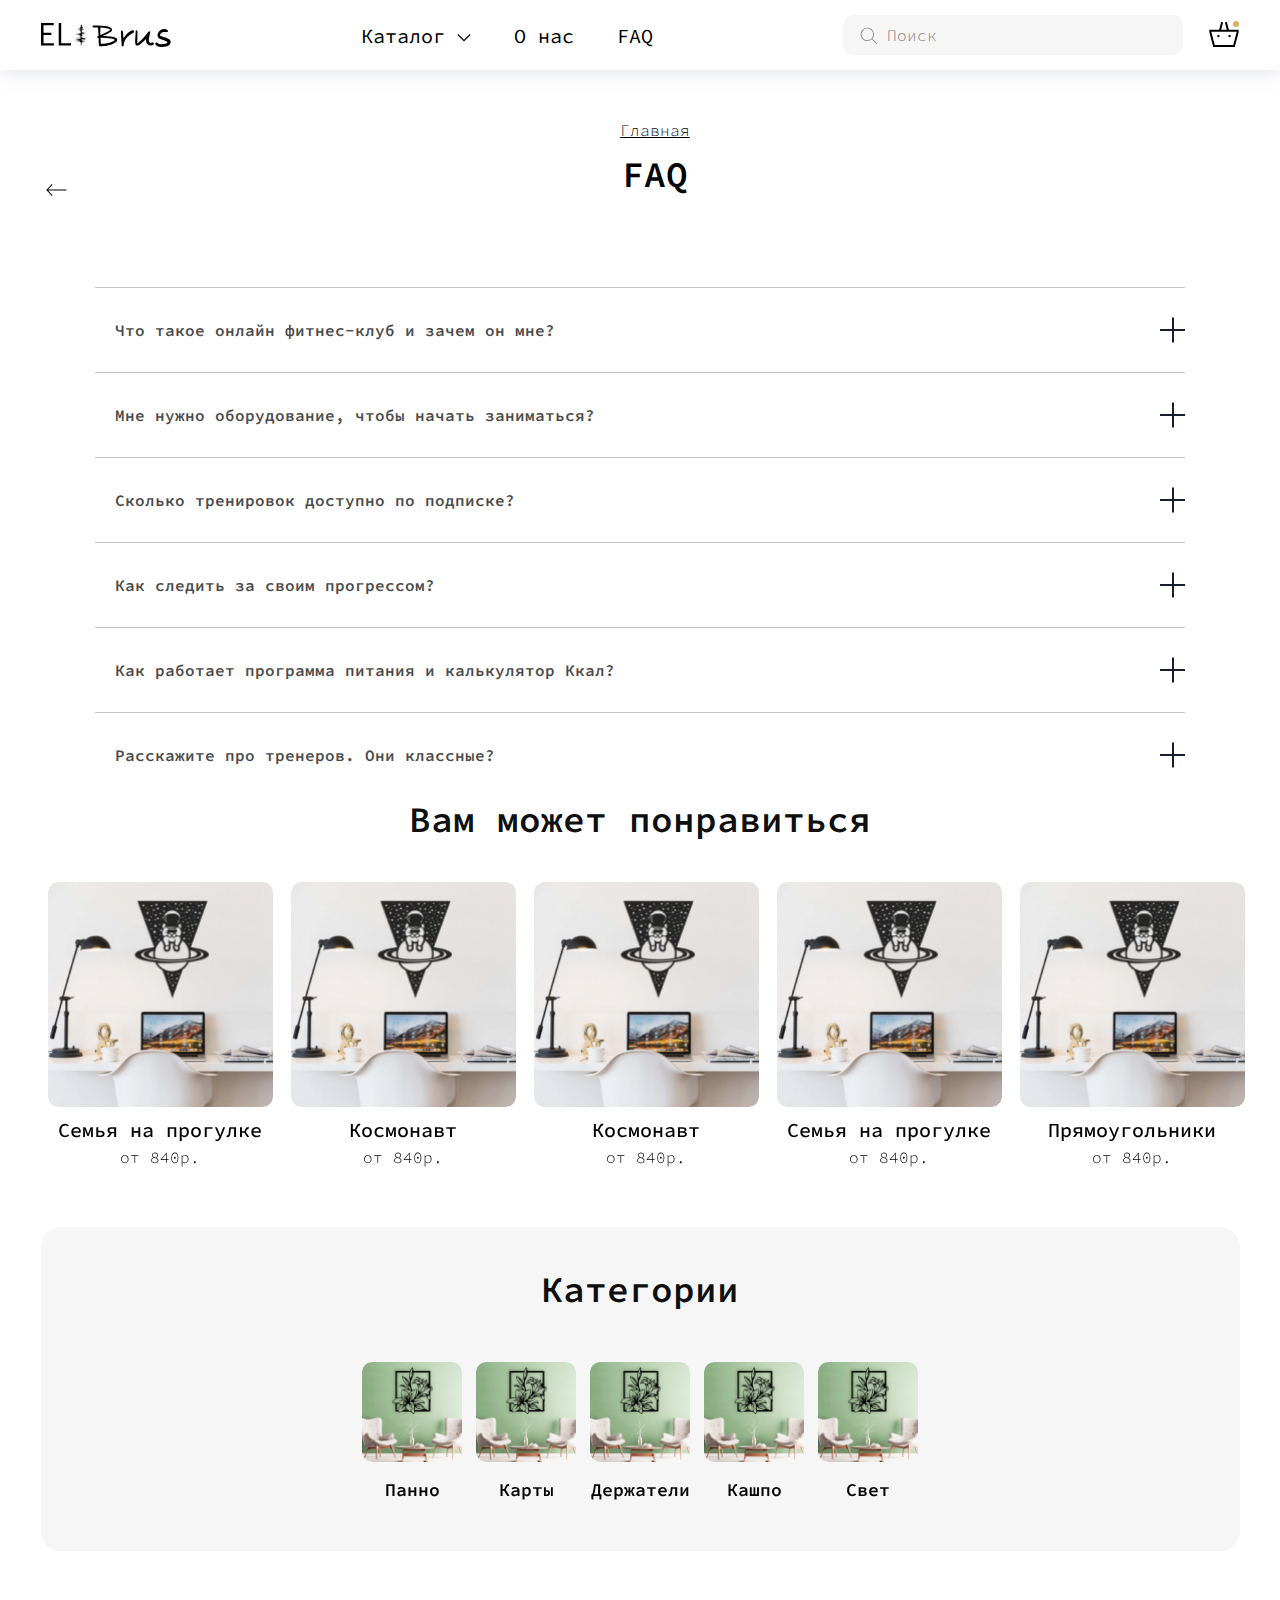
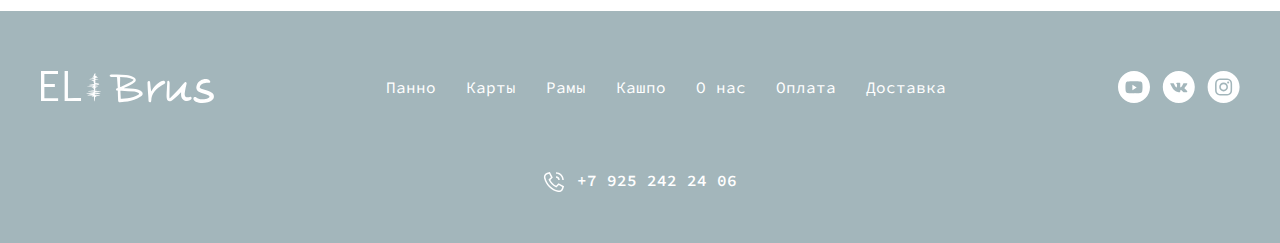
<file: faq.html>
<!DOCTYPE html>
<html lang="en">

<head>
	<meta charset="UTF-8">
	<meta http-equiv="X-UA-Compatible" content="IE=edge">
	<meta name="viewport" content="width=device-width, initial-scale=1.0">
	<link rel="stylesheet">
	<link rel="stylesheet" href="./assets/css/main.css">
	<title>EL_Brus</title>
</head>

<header>
	<div class="header-menu">
		<div class="wrapper">
			<div class="menu">
				<div class="logo"><a href="#!"><img src="./assets/img/logo.svg" alt="logo"></a></div>
				<ul>
					<li class="top-list"><a href="#!">Каталог <svg width="14" height="8" viewBox="0 0 14 8" fill="none"
								xmlns="http://www.w3.org/2000/svg">
								<path
									d="M0.476944 0.88657L1.27194 0.0908198L6.9997 5.81859L12.7275 0.0908203L13.5225 0.88657L6.99969 7.40934L0.476944 0.88657Z"
									fill="black" />
							</svg></a>
						<ul class="menu-pc">
							<li class="list-menu">
								<a href="#!">- Панно</a>
								<ul class="sub-menu">
									<li><a href="#!">Животные</a></li>
									<li><a href="#!">Животные</a></li>
									<li><a href="#!">Животные</a></li>
									<li><a href="#!">Животные</a></li>
									<li><a href="#!">Животные</a></li>
									<li><a href="#!">Животные</a></li>
									<li><a href="#!">Растения</a></li>
									<li><a href="#!">Цветы</a></li>
									<li><a href="#!">Игры</a></li>
									<li><a href="#!">Игры</a></li>
								</ul>
								<img src="./assets/img/mobile-img.png" alt="mobile-img">
							</li>
							<li class="list-menu"><a href="#!">- Карты</a></li>
							<li class="list-menu"><a href="#!">- Рамы</a></li>
							<li class="list-menu"><a href="#!">- Кашпо</a></li>
						</ul>
					</li>
					<li class="top-list"><a href="#!">О нас</a></li>
					<li class="top-list"><a href="#!">FAQ</a></li>
				</ul>
				<div class="form">
					<form>
						<input type="text" placeholder="Поиск">
						<button><svg width="20" height="20" viewBox="0 0 20 20" fill="none"
								xmlns="http://www.w3.org/2000/svg">
								<path
									d="M18.2117 17.6226L13.3284 12.7392C14.4773 11.4372 15.0744 9.73914 14.9931 8.00458C14.912 6.27004 14.1588 4.63519 12.8933 3.44623C11.6277 2.25726 9.94914 1.60753 8.21291 1.6346C6.47668 1.66168 4.81914 2.36344 3.59129 3.59129C2.36344 4.81914 1.66168 6.47668 1.6346 8.21291C1.60753 9.94914 2.25726 11.6277 3.44623 12.8933C4.63519 14.1588 6.27004 14.912 8.00458 14.9931C9.73914 15.0744 11.4372 14.4773 12.7392 13.3284L17.6226 18.2117L18.2117 17.6226ZM8.3338 14.1671C7.18004 14.1671 6.05222 13.825 5.09294 13.184C4.13365 12.5431 3.38598 11.632 2.94447 10.5661C2.50295 9.50022 2.38744 8.32729 2.61252 7.19574C2.83759 6.06418 3.39317 5.02478 4.20897 4.20897C5.02478 3.39317 6.06418 2.83759 7.19574 2.61252C8.32729 2.38744 9.50022 2.50295 10.5661 2.94447C11.632 3.38598 12.5431 4.13365 13.184 5.09294C13.825 6.05222 14.1671 7.18004 14.1671 8.3338C14.1654 9.8803 13.5502 11.3631 12.4566 12.4566C11.3631 13.5502 9.8803 14.1654 8.3338 14.1671Z"
									fill="#888888" />
							</svg>
						</button>
					</form>
					<div class="basket">
						<a href="#!"><svg width="32" height="32" viewBox="0 0 32 32" fill="none"
								xmlns="http://www.w3.org/2000/svg">
								<path
									d="M20.8954 10.6669L19.0154 3.65131C18.9814 3.52443 18.9227 3.4055 18.8427 3.30131C18.7627 3.19711 18.663 3.1097 18.5491 3.04405C18.4354 2.97839 18.3098 2.93579 18.1795 2.91869C18.0494 2.90157 17.917 2.91027 17.7901 2.94431C17.6633 2.97834 17.5443 3.03702 17.4402 3.11702C17.3359 3.19701 17.2485 3.29674 17.1829 3.41051C17.1173 3.52429 17.0746 3.64989 17.0575 3.78013C17.0403 3.91037 17.0491 4.0427 17.0831 4.16958L18.8241 10.6669H13.1753L14.9163 4.16958C14.9503 4.0427 14.9591 3.91037 14.9419 3.78013C14.9249 3.64989 14.8822 3.52429 14.8166 3.41051C14.751 3.29674 14.6635 3.19701 14.5593 3.11702C14.4551 3.03702 14.3362 2.97834 14.2094 2.94431C14.0825 2.91027 13.9501 2.90157 13.8199 2.91869C13.6897 2.93579 13.5641 2.97839 13.4503 3.04405C13.3365 3.1097 13.2368 3.19711 13.1568 3.30131C13.0768 3.4055 13.0181 3.52443 12.9841 3.65131L11.1039 10.6669H1.33301V13.2002L5.25101 28.0002H26.7483L30.6207 13.5452L30.6663 10.6669H20.8954ZM28.6249 13.2669L25.2137 26.0002H6.79047L3.33301 12.9398V12.6669H28.6345L28.6249 13.2669ZM10.4151 18.3024C10.6525 18.3024 10.8845 18.232 11.0818 18.1001C11.2792 17.9682 11.433 17.7809 11.5238 17.5616C11.6146 17.3424 11.6384 17.101 11.5921 16.8682C11.5458 16.6354 11.4315 16.4217 11.2637 16.2538C11.0958 16.086 10.882 15.9717 10.6492 15.9254C10.4165 15.8792 10.1752 15.9029 9.95593 15.9937C9.73665 16.0845 9.54923 16.2384 9.41738 16.4357C9.28551 16.633 9.21514 16.865 9.21514 17.1024C9.21514 17.4206 9.34157 17.7258 9.56661 17.9509C9.79166 18.176 10.0969 18.3024 10.4151 18.3024ZM21.5842 18.3024C21.8215 18.3024 22.0535 18.232 22.2509 18.1001C22.4482 17.9682 22.6021 17.7809 22.6929 17.5616C22.7837 17.3424 22.8074 17.101 22.7611 16.8682C22.7149 16.6354 22.6006 16.4217 22.4327 16.2538C22.2649 16.086 22.0511 15.9717 21.8183 15.9254C21.5855 15.8792 21.3442 15.9029 21.125 15.9937C20.9057 16.0845 20.7183 16.2384 20.5865 16.4357C20.4546 16.633 20.3842 16.865 20.3842 17.1024C20.3842 17.4206 20.5106 17.7258 20.7357 17.9509C20.9607 18.176 21.2659 18.3024 21.5842 18.3024Z"
									fill="black" />
							</svg>
						</a>
						<span class="circle"></span>
					</div>
				</div>
			</div>
		</div>
	</div>
	</div>
	<div class="rew">
		<div class="menu-mobile">
			<div class="wrapper">
				<div class="header-mobile">
					<div class="top-mobile">
						<div class="open-menu"><svg width="16" height="14" viewBox="0 0 16 14" fill="none"
								xmlns="http://www.w3.org/2000/svg">
								<path d="M0 0V1.5H16V0H0ZM0 7.75H16V6.25H0V7.75ZM0 14H16V12.5H0V14Z" fill="black" />
							</svg>
						</div>
						<div class="logo"><img src="./assets/img/logo.svg" alt="logo"></div>
						<div class="basket">
							<a href="#!"><svg width="32" height="32" viewBox="0 0 32 32" fill="none"
									xmlns="http://www.w3.org/2000/svg">
									<path
										d="M20.8954 10.6669L19.0154 3.65131C18.9814 3.52443 18.9227 3.4055 18.8427 3.30131C18.7627 3.19711 18.663 3.1097 18.5491 3.04405C18.4354 2.97839 18.3098 2.93579 18.1795 2.91869C18.0494 2.90157 17.917 2.91027 17.7901 2.94431C17.6633 2.97834 17.5443 3.03702 17.4402 3.11702C17.3359 3.19701 17.2485 3.29674 17.1829 3.41051C17.1173 3.52429 17.0746 3.64989 17.0575 3.78013C17.0403 3.91037 17.0491 4.0427 17.0831 4.16958L18.8241 10.6669H13.1753L14.9163 4.16958C14.9503 4.0427 14.9591 3.91037 14.9419 3.78013C14.9249 3.64989 14.8822 3.52429 14.8166 3.41051C14.751 3.29674 14.6635 3.19701 14.5593 3.11702C14.4551 3.03702 14.3362 2.97834 14.2094 2.94431C14.0825 2.91027 13.9501 2.90157 13.8199 2.91869C13.6897 2.93579 13.5641 2.97839 13.4503 3.04405C13.3365 3.1097 13.2368 3.19711 13.1568 3.30131C13.0768 3.4055 13.0181 3.52443 12.9841 3.65131L11.1039 10.6669H1.33301V13.2002L5.25101 28.0002H26.7483L30.6207 13.5452L30.6663 10.6669H20.8954ZM28.6249 13.2669L25.2137 26.0002H6.79047L3.33301 12.9398V12.6669H28.6345L28.6249 13.2669ZM10.4151 18.3024C10.6525 18.3024 10.8845 18.232 11.0818 18.1001C11.2792 17.9682 11.433 17.7809 11.5238 17.5616C11.6146 17.3424 11.6384 17.101 11.5921 16.8682C11.5458 16.6354 11.4315 16.4217 11.2637 16.2538C11.0958 16.086 10.882 15.9717 10.6492 15.9254C10.4165 15.8792 10.1752 15.9029 9.95593 15.9937C9.73665 16.0845 9.54923 16.2384 9.41738 16.4357C9.28551 16.633 9.21514 16.865 9.21514 17.1024C9.21514 17.4206 9.34157 17.7258 9.56661 17.9509C9.79166 18.176 10.0969 18.3024 10.4151 18.3024ZM21.5842 18.3024C21.8215 18.3024 22.0535 18.232 22.2509 18.1001C22.4482 17.9682 22.6021 17.7809 22.6929 17.5616C22.7837 17.3424 22.8074 17.101 22.7611 16.8682C22.7149 16.6354 22.6006 16.4217 22.4327 16.2538C22.2649 16.086 22.0511 15.9717 21.8183 15.9254C21.5855 15.8792 21.3442 15.9029 21.125 15.9937C20.9057 16.0845 20.7183 16.2384 20.5865 16.4357C20.4546 16.633 20.3842 16.865 20.3842 17.1024C20.3842 17.4206 20.5106 17.7258 20.7357 17.9509C20.9607 18.176 21.2659 18.3024 21.5842 18.3024Z"
										fill="black" />
								</svg>
							</a>
							<span class="circle"></span>
						</div>
					</div>
					<div class="form-mobile">
						<form>
							<input type="text" placeholder="Поиск">
							<button><svg width="20" height="20" viewBox="0 0 20 20" fill="none"
									xmlns="http://www.w3.org/2000/svg">
									<path
										d="M18.2117 17.6226L13.3284 12.7392C14.4773 11.4372 15.0744 9.73914 14.9931 8.00458C14.912 6.27004 14.1588 4.63519 12.8933 3.44623C11.6277 2.25726 9.94914 1.60753 8.21291 1.6346C6.47668 1.66168 4.81914 2.36344 3.59129 3.59129C2.36344 4.81914 1.66168 6.47668 1.6346 8.21291C1.60753 9.94914 2.25726 11.6277 3.44623 12.8933C4.63519 14.1588 6.27004 14.912 8.00458 14.9931C9.73914 15.0744 11.4372 14.4773 12.7392 13.3284L17.6226 18.2117L18.2117 17.6226ZM8.3338 14.1671C7.18004 14.1671 6.05222 13.825 5.09294 13.184C4.13365 12.5431 3.38598 11.632 2.94447 10.5661C2.50295 9.50022 2.38744 8.32729 2.61252 7.19574C2.83759 6.06418 3.39317 5.02478 4.20897 4.20897C5.02478 3.39317 6.06418 2.83759 7.19574 2.61252C8.32729 2.38744 9.50022 2.50295 10.5661 2.94447C11.632 3.38598 12.5431 4.13365 13.184 5.09294C13.825 6.05222 14.1671 7.18004 14.1671 8.3338C14.1654 9.8803 13.5502 11.3631 12.4566 12.4566C11.3631 13.5502 9.8803 14.1654 8.3338 14.1671Z"
										fill="#888888" />
								</svg>
							</button>
						</form>
					</div>
				</div>
			</div>
		</div>
		<div class="slide-mobile-menu">
			<div class="slider-top">
				<div class="none"></div>
				<div class="logo"><img src="./assets/img/logo.svg" alt="logo"></div>
				<div class="close"></div>
			</div>
			<div class="block-mobile">
				<ul>
					<li><a href="#!">Каталог</a>
						<ul>
							<li><a href="#!">Панно </a>
								<span class="panel">
									<svg width="14" height="8" viewBox="0 0 14 8" fill="none"
										xmlns="http://www.w3.org/2000/svg">
										<path
											d="M0.476944 0.88657L1.27194 0.0908198L6.9997 5.81859L12.7275 0.0908203L13.5225 0.88657L6.99969 7.40934L0.476944 0.88657Z"
											fill="black" />
									</svg>
								</span>
								<ul class="panel-menu">
									<li><a href="#!">— Животные</a></li>
									<li><a href="#!">— Растения</a></li>
								</ul>
							</li>
						</ul>
						<ul>
							<li><a href="#!">Карты <svg width="14" height="8" viewBox="0 0 14 8" fill="none"
										xmlns="http://www.w3.org/2000/svg">
										<path
											d="M0.476944 0.88657L1.27194 0.0908198L6.9997 5.81859L12.7275 0.0908203L13.5225 0.88657L6.99969 7.40934L0.476944 0.88657Z"
											fill="black" />
									</svg></a>
								<ul>
									<li><a href="#!">— Животные</a></li>
									<li><a href="#!">— Растения</a></li>
								</ul>
							</li>
						</ul>
						<ul>
							<li><a href="#!">Рамы <svg width="14" height="8" viewBox="0 0 14 8" fill="none"
										xmlns="http://www.w3.org/2000/svg">
										<path
											d="M0.476944 0.88657L1.27194 0.0908198L6.9997 5.81859L12.7275 0.0908203L13.5225 0.88657L6.99969 7.40934L0.476944 0.88657Z"
											fill="black" />
									</svg></a>
								<ul>
									<li><a href="#!">— Животные</a></li>
									<li><a href="#!">— Растения</a></li>
								</ul>
							</li>
						</ul>
						<ul>
							<li><a href="#!">Кашпо <svg width="14" height="8" viewBox="0 0 14 8" fill="none"
										xmlns="http://www.w3.org/2000/svg">
										<path
											d="M0.476944 0.88657L1.27194 0.0908198L6.9997 5.81859L12.7275 0.0908203L13.5225 0.88657L6.99969 7.40934L0.476944 0.88657Z"
											fill="black" />
									</svg></a>
								<ul>
									<li><a href="#!">— Животные</a></li>
									<li><a href="#!">— Растения</a></li>
								</ul>
							</li>
						</ul>
					</li>
					<li><a href="#!">О нас</a></li>
					<li><a href="#!">FAQ</a></li>
				</ul>
				<div class="soc-seti">
					<div class="seti">
						<a href="#!"><svg width="32" height="32" viewBox="0 0 32 32" fill="none"
								xmlns="http://www.w3.org/2000/svg">
								<path fill-rule="evenodd" clip-rule="evenodd"
									d="M0 16C0 7.16344 7.16344 0 16 0C24.8366 0 32 7.16344 32 16C32 24.8366 24.8366 32 16 32C7.16344 32 0 24.8366 0 16ZM24.1767 12.0488C23.9804 11.2948 23.4021 10.7011 22.6677 10.4996C21.3369 10.1333 16 10.1333 16 10.1333C16 10.1333 10.6631 10.1333 9.33217 10.4996C8.59782 10.7011 8.01949 11.2948 7.82322 12.0488C7.46667 13.4154 7.46667 16.2667 7.46667 16.2667C7.46667 16.2667 7.46667 19.1179 7.82322 20.4845C8.01949 21.2385 8.59782 21.8323 9.33217 22.0339C10.6631 22.4 16 22.4 16 22.4C16 22.4 21.3369 22.4 22.6677 22.0339C23.4021 21.8323 23.9804 21.2385 24.1767 20.4845C24.5333 19.1179 24.5333 16.2667 24.5333 16.2667C24.5333 16.2667 24.5333 13.4154 24.1767 12.0488Z"
									fill="#000" />
								<path fill-rule="evenodd" clip-rule="evenodd"
									d="M14.4004 19.1995V13.8662L18.6671 16.533L14.4004 19.1995Z" fill="#000" />
							</svg></a>
					</div>
					<div class="seti">
						<a href="#!"><svg width="33" height="32" viewBox="0 0 33 32" fill="none"
								xmlns="http://www.w3.org/2000/svg">
								<path fill-rule="evenodd" clip-rule="evenodd"
									d="M0.799805 16C0.799805 7.16344 7.96325 0 16.7998 0C25.6364 0 32.7998 7.16344 32.7998 16C32.7998 24.8366 25.6364 32 16.7998 32C7.96325 32 0.799805 24.8366 0.799805 16ZM17.6368 21.2507C17.6368 21.2507 17.9448 21.2171 18.1026 21.0508C18.247 20.8984 18.242 20.6108 18.242 20.6108C18.242 20.6108 18.2228 19.2678 18.858 19.0696C19.484 18.8745 20.2879 20.3683 21.141 20.9426C21.7854 21.3769 22.2745 21.2819 22.2745 21.2819L24.5542 21.2507C24.5542 21.2507 25.7462 21.1786 25.1811 20.2585C25.1343 20.1831 24.8514 19.5776 23.4866 18.3338C22.0567 17.0318 22.2487 17.2424 23.9699 14.9899C25.0183 13.6183 25.4373 12.7809 25.3063 12.4228C25.1819 12.0803 24.4106 12.1713 24.4106 12.1713L21.8447 12.1869C21.8447 12.1869 21.6543 12.1615 21.5133 12.2442C21.3755 12.3253 21.2862 12.5146 21.2862 12.5146C21.2862 12.5146 20.8805 13.5757 20.3388 14.4786C19.1961 16.3828 18.7395 16.4836 18.5525 16.3656C18.1176 16.0895 18.2261 15.2579 18.2261 14.6671C18.2261 12.821 18.5116 12.0517 17.671 11.8526C17.3922 11.7862 17.1869 11.7428 16.4732 11.7354C15.5575 11.7264 14.7828 11.7387 14.3438 11.9492C14.0516 12.0894 13.8262 12.4024 13.964 12.4204C14.1334 12.4425 14.5174 12.522 14.7211 12.794C14.984 13.1455 14.9748 13.9338 14.9748 13.9338C14.9748 13.9338 15.1259 16.1067 14.6217 16.3763C14.2762 16.5615 13.802 16.1837 12.7828 14.4557C12.2611 13.5708 11.8671 12.5924 11.8671 12.5924C11.8671 12.5924 11.7912 12.4097 11.6551 12.3114C11.4907 12.1926 11.2611 12.1557 11.2611 12.1557L8.82285 12.1713C8.82285 12.1713 8.4564 12.1811 8.32201 12.3376C8.20265 12.4761 8.31283 12.7637 8.31283 12.7637C8.31283 12.7637 10.2219 17.1481 12.3838 19.358C14.3663 21.3835 16.6167 21.2507 16.6167 21.2507H17.6368Z"
									fill="#000" />
							</svg></a>
					</div>
					<div class="seti">
						<a href="#!"><svg width="33" height="32" viewBox="0 0 33 32" fill="none"
								xmlns="http://www.w3.org/2000/svg">
								<path fill-rule="evenodd" clip-rule="evenodd"
									d="M0.599609 16C0.599609 7.16344 7.76305 0 16.5996 0C25.4362 0 32.5996 7.16344 32.5996 16C32.5996 24.8366 25.4362 32 16.5996 32C7.76305 32 0.599609 24.8366 0.599609 16ZM16.6004 7.46667C14.2829 7.46667 13.992 7.4768 13.0818 7.51822C12.1733 7.55982 11.5532 7.70365 11.0107 7.91467C10.4494 8.13263 9.97332 8.42419 9.499 8.89868C9.02433 9.373 8.73277 9.84909 8.5141 10.4102C8.30255 10.9529 8.15854 11.5732 8.11765 12.4813C8.07694 13.3915 8.06628 13.6826 8.06628 16.0001C8.06628 18.3176 8.07659 18.6076 8.11783 19.5178C8.15961 20.4263 8.30343 21.0464 8.51428 21.5889C8.73242 22.1502 9.02397 22.6263 9.49847 23.1006C9.97261 23.5753 10.4487 23.8675 11.0096 24.0855C11.5525 24.2965 12.1728 24.4404 13.0811 24.482C13.9913 24.5234 14.282 24.5335 16.5993 24.5335C18.9171 24.5335 19.207 24.5234 20.1172 24.482C21.0257 24.4404 21.6465 24.2965 22.1894 24.0855C22.7505 23.8675 23.2259 23.5753 23.7 23.1006C24.1747 22.6263 24.4663 22.1502 24.6849 21.5891C24.8947 21.0464 25.0387 20.4261 25.0814 19.518C25.1223 18.6078 25.1329 18.3176 25.1329 16.0001C25.1329 13.6826 25.1223 13.3917 25.0814 12.4815C25.0387 11.573 24.8947 10.9529 24.6849 10.4103C24.4663 9.84909 24.1747 9.373 23.7 8.89868C23.2254 8.42401 22.7507 8.13245 22.1889 7.91467C21.6449 7.70365 21.0245 7.55982 20.116 7.51822C19.2058 7.4768 18.916 7.46667 16.5977 7.46667H16.6004Z"
									fill="#000" />
								<path fill-rule="evenodd" clip-rule="evenodd"
									d="M15.8349 9.00446C16.0621 9.00411 16.3156 9.00446 16.6004 9.00446C18.8788 9.00446 19.1489 9.01264 20.0486 9.05353C20.8806 9.09157 21.3322 9.2306 21.633 9.3474C22.0312 9.50207 22.3151 9.68696 22.6136 9.98563C22.9123 10.2843 23.0972 10.5687 23.2522 10.967C23.369 11.2674 23.5082 11.719 23.5461 12.551C23.587 13.4506 23.5959 13.7208 23.5959 15.9981C23.5959 18.2755 23.587 18.5457 23.5461 19.4453C23.508 20.2773 23.369 20.7288 23.2522 21.0293C23.0975 21.4275 22.9123 21.7111 22.6136 22.0096C22.315 22.3082 22.0314 22.4931 21.633 22.6478C21.3325 22.7651 20.8806 22.9038 20.0486 22.9418C19.1491 22.9827 18.8788 22.9916 16.6004 22.9916C14.3218 22.9916 14.0518 22.9827 13.1522 22.9418C12.3202 22.9035 11.8686 22.7644 11.5676 22.6476C11.1694 22.493 10.885 22.3081 10.5863 22.0094C10.2876 21.7107 10.1027 21.427 9.94772 21.0286C9.83092 20.7281 9.69172 20.2766 9.65385 19.4446C9.61296 18.545 9.60478 18.2748 9.60478 15.996C9.60478 13.7172 9.61296 13.4484 9.65385 12.5489C9.69189 11.7168 9.83092 11.2653 9.94772 10.9645C10.1024 10.5663 10.2876 10.2818 10.5863 9.98314C10.885 9.68447 11.1694 9.49958 11.5676 9.34455C11.8684 9.22722 12.3202 9.08855 13.1522 9.05033C13.9394 9.01477 14.2445 9.0041 15.8349 9.00233V9.00446ZM21.1555 10.4214C20.5901 10.4214 20.1315 10.8795 20.1315 11.445C20.1315 12.0104 20.5901 12.469 21.1555 12.469C21.7208 12.469 22.1795 12.0104 22.1795 11.445C22.1795 10.8797 21.7208 10.4214 21.1555 10.4214ZM16.6004 11.6178C14.1803 11.6178 12.2181 13.58 12.2181 16.0001C12.2181 18.4202 14.1803 20.3815 16.6004 20.3815C19.0205 20.3815 20.982 18.4202 20.982 16.0001C20.982 13.58 19.0205 11.6178 16.6004 11.6178Z"
									fill="#000" />
								<path fill-rule="evenodd" clip-rule="evenodd"
									d="M16.6004 13.1556C18.1713 13.1556 19.4449 14.4291 19.4449 16.0001C19.4449 17.5709 18.1713 18.8446 16.6004 18.8446C15.0294 18.8446 13.7559 17.5709 13.7559 16.0001C13.7559 14.4291 15.0294 13.1556 16.6004 13.1556Z"
									fill="#000" />
							</svg></a>
					</div>
				</div>
			</div>
			<div class="phone-mobile">
				<a href="#!"><svg width="22" height="22" viewBox="0 0 22 22" fill="none"
						xmlns="http://www.w3.org/2000/svg">
						<path
							d="M15.534 12.2261L13.0885 14.6718C10.6056 13.4115 8.58804 11.3939 7.32774 8.91101L9.77345 6.46551L6.86024 0.895508L4.04354 1.79611C2.98912 2.12197 2.09333 2.82787 1.52996 3.77687C0.966604 4.72587 0.775824 5.8503 0.994644 6.93201C1.75099 10.3766 3.48085 13.5313 5.97844 16.0211C8.46817 18.5186 11.623 20.2485 15.0675 21.0049C16.1492 21.2237 17.2736 21.0329 18.2226 20.4695C19.1716 19.9062 19.8775 19.0104 20.2034 17.956L21.104 15.1393L15.534 12.2261ZM18.7746 17.4991C18.5611 18.1966 18.0975 18.7907 17.4728 19.1673C16.8481 19.544 16.1063 19.6766 15.3898 19.5398C12.227 18.8397 9.32985 17.2509 7.03921 14.9603C4.74862 12.6697 3.15983 9.77256 2.45974 6.60971C2.32282 5.89316 2.45541 5.15129 2.83205 4.52653C3.2087 3.90177 3.80285 3.43816 4.50044 3.22471L6.11524 2.70831L7.93384 6.18371L6.26724 7.85021L5.49554 8.62181L5.99204 9.59356C7.39601 12.3574 9.64205 14.6035 12.406 16.0075L13.3777 16.504L14.1493 15.7323L15.8158 14.0657L19.291 15.8843L18.7746 17.4991ZM15.2498 8.99971H16.7498C16.7486 8.00551 16.3532 7.05236 15.6502 6.34935C14.9471 5.64634 13.994 5.25088 12.9998 5.24971V6.74971C13.5963 6.75045 14.1682 6.98774 14.59 7.40954C15.0118 7.83134 15.249 8.4032 15.2498 8.99971ZM19.2498 8.99971H20.7498C20.7475 6.94499 19.9302 4.97509 18.4773 3.52218C17.0244 2.06927 15.0545 1.25201 12.9998 1.24971V2.74971C14.6568 2.75156 16.2455 3.41064 17.4172 4.58234C18.5889 5.75404 19.2479 7.34268 19.2498 8.99971Z"
							fill="#000" />
					</svg> +7 925 242 24 06</a>
			</div>
		</div>
	</div>
</header>
<!-- =============================================================================== -->

<div class="list">
	<div class="wrapper">
		<div class="text">
			<a href="index.html">Главная</a>
		</div>
		<div class="pay pay-delivery">
			<a href="index.html"><svg width="30" height="32" viewBox="0 0 30 32" fill="none"
					xmlns="http://www.w3.org/2000/svg">
					<path
						d="M11.5489 10.6963L10.8908 9.98926L5.29688 16.0002L10.8908 22.0112L11.5489 21.3042L7.07838 16.5002H25.4072V15.5002H7.07838L11.5489 10.6963Z"
						fill="black" />
				</svg>
			</a>
			<div class="home">FAQ</div>
			<div class="empty"></div>
		</div>
	</div>
</div>

<div class="questions">
	<div class="wrapper">
		<div class="questions-answers">
			<div class="text-questions">
				<div class="questions-1">
					<p>Что такое онлайн фитнес-клуб и зачем он мне?</p>
				</div>
				<div class="answers-1">
					<p>Онлайн фитнес-клуб – это новое слово в индустрии спорта. Наши клиенты проходят индивидуальные занятия
						с
						высококвалифицированными тренерами, используя возможности видео-чата. Каждый, у кого есть телевизор,
						компьютер или ноутбук с доступом в интернет, может заниматься фитнесом в домашних условиях.</p>
				</div>
			</div>
		</div>
	</div>
	<div class="wrapper">
		<div class="questions-answers">
			<div class="text-questions">
				<div class="questions-1">
					<p>Мне нужно оборудование, чтобы начать заниматься?</p>
				</div>
				<div class="answers-1">
					<p>Онлайн фитнес-клуб – это новое слово в индустрии спорта. Наши клиенты проходят индивидуальные занятия
						с
						высококвалифицированными тренерами, используя возможности видео-чата. Каждый, у кого есть телевизор,
						компьютер или ноутбук с доступом в интернет, может заниматься фитнесом в домашних условиях.</p>
				</div>
			</div>
		</div>
	</div><div class="wrapper">
		<div class="questions-answers">
			<div class="text-questions">
				<div class="questions-1">
					<p>Сколько тренировок доступно по подписке?</p>
				</div>
				<div class="answers-1">
					<p>Онлайн фитнес-клуб – это новое слово в индустрии спорта. Наши клиенты проходят индивидуальные занятия
						с
						высококвалифицированными тренерами, используя возможности видео-чата. Каждый, у кого есть телевизор,
						компьютер или ноутбук с доступом в интернет, может заниматься фитнесом в домашних условиях.</p>
				</div>
			</div>
		</div>
	</div><div class="wrapper">
		<div class="questions-answers">
			<div class="text-questions">
				<div class="questions-1">
					<p>Как следить за своим прогрессом?</p>
				</div>
				<div class="answers-1">
					<p>Онлайн фитнес-клуб – это новое слово в индустрии спорта. Наши клиенты проходят индивидуальные занятия
						с
						высококвалифицированными тренерами, используя возможности видео-чата. Каждый, у кого есть телевизор,
						компьютер или ноутбук с доступом в интернет, может заниматься фитнесом в домашних условиях.</p>
				</div>
			</div>
		</div>
	</div>
	<div class="wrapper">
		<div class="questions-answers">
			<div class="text-questions">
				<div class="questions-1">
					<p>Как работает программа питания и калькулятор Ккал?</p>
				</div>
				<div class="answers-1">
					<p>Онлайн фитнес-клуб – это новое слово в индустрии спорта. Наши клиенты проходят индивидуальные занятия
						с
						высококвалифицированными тренерами, используя возможности видео-чата. Каждый, у кого есть телевизор,
						компьютер или ноутбук с доступом в интернет, может заниматься фитнесом в домашних условиях.</p>
				</div>
			</div>
		</div>
	</div>
	<div class="wrapper">
		<div class="questions-answers">
			<div class="text-questions">
				<div class="questions-1">
					<p>Расскажите про тренеров. Они классные?</p>
				</div>
				<div class="answers-1">
					<p>Онлайн фитнес-клуб – это новое слово в индустрии спорта. Наши клиенты проходят индивидуальные занятия
						с
						высококвалифицированными тренерами, используя возможности видео-чата. Каждый, у кого есть телевизор,
						компьютер или ноутбук с доступом в интернет, может заниматься фитнесом в домашних условиях.</p>
				</div>
			</div>
		</div>
	</div>
</div>
<div class="group group-top">
	<div class="wrapper">
		<div class="panel">Вам может понравиться</div>
		<div class="block section-home">
			<div class="cards home-slider">
				<div class="slide">
					<a href="#!" class="card">
						<div class="pannel-images"><img src="./assets/img/pannel.png" alt="pannel"></div>
						<div class="text">Семья на прогулке</div>
						<span>от 840р.</span>
					</a>
				</div>
				<div class="slide">
					<a href="#!" class="card">
						<div class="pannel-images"><img src="./assets/img/pannel.png" alt="pannel"></div>
						<div class="text">Космонавт</div>
						<span>от 840р.</span>
					</a>
				</div>
				<div class="slide">
					<a href="#!" class="card">
						<div class="pannel-images"><img src="./assets/img/pannel.png" alt="pannel"></div>
						<div class="text">Космонавт</div>
						<span>от 840р.</span>
					</a>
				</div>
				<div class="slide">
					<a href="#!" class="card">
						<div class="pannel-images"><img src="./assets/img/pannel.png" alt="pannel"></div>
						<div class="text">Семья на прогулке</div>
						<span>от 840р.</span>
					</a>
				</div>
				<div class="slide">
					<a href="#!" class="card">
						<div class="pannel-images"><img src="./assets/img/pannel.png" alt="pannel"></div>
						<div class="text">Прямоугольники</div>
						<span>от 840р.</span>
					</a>
				</div>
				<div class="slide">
					<a href="#!" class="card">
						<div class="pannel-images"><img src="./assets/img/pannel.png" alt="pannel"></div>
						<div class="text">Прямоугольники</div>
						<span>от 840р.</span>
					</a>
				</div>
			</div>
		</div>
	</div>
</div>

<div class="categories">
	<div class="wrapper categories-pay">
		<div class="category-text">Категории</div>
		<div class="section-home">
			<div class="category category-slider">
				<div class="slider">
					<div class="block-category">
						<a href="#!">
							<div class="category-img"><img src="./assets/img/category-img.png" alt=""></div>
							<div class="text">Панно</div>
						</a>
					</div>
				</div>
				<div class="slider">
					<div class="block-category">
						<a href="#!">
							<div class="category-img"><img src="./assets/img/category-img.png" alt=""></div>
							<div class="text">Карты</div>
						</a>
					</div>
				</div>
				<div class="slider">
					<div class="block-category">
						<a href="#!">
							<div class="category-img"><img src="./assets/img/category-img.png" alt=""></div>
							<div class="text">Держатели</div>
						</a>
					</div>
				</div>
				<div class="slider">
					<div class="block-category">
						<a href="#!">
							<div class="category-img"><img src="./assets/img/category-img.png" alt=""></div>
							<div class="text">Кашпо</div>
						</a>
					</div>
				</div>
				<div class="slider">
					<div class="block-category">
						<a href="#!">
							<div class="category-img"><img src="./assets/img/category-img.png" alt=""></div>
							<div class="text">Свет</div>
						</a>
					</div>
				</div>
			</div>
		</div>
	</div>
</div>

<footer class="menu-des">
	<div class="wrapper">
		<div class="footer-block">
			<div class="footer-logo"><a href="#!"><img src="./assets/img/logo-footer.svg" alt="logo"></a></div>
			<ul>
				<li><a href="#!">Панно</a></li>
				<li><a href="#!">Карты</a></li>
				<li><a href="#!">Рамы</a></li>
				<li><a href="#!">Кашпо</a></li>
				<li><a href="#!">О нас</a></li>
				<li><a href="#!">Оплата</a></li>
				<li><a href="#!">Доставка</a></li>
			</ul>
			<div class="soc-seti">
				<div class="seti">
					<a href="#!"><svg width="32" height="32" viewBox="0 0 32 32" fill="none"
							xmlns="http://www.w3.org/2000/svg">
							<path fill-rule="evenodd" clip-rule="evenodd"
								d="M0 16C0 7.16344 7.16344 0 16 0C24.8366 0 32 7.16344 32 16C32 24.8366 24.8366 32 16 32C7.16344 32 0 24.8366 0 16ZM24.1767 12.0488C23.9804 11.2948 23.4021 10.7011 22.6677 10.4996C21.3369 10.1333 16 10.1333 16 10.1333C16 10.1333 10.6631 10.1333 9.33217 10.4996C8.59782 10.7011 8.01949 11.2948 7.82322 12.0488C7.46667 13.4154 7.46667 16.2667 7.46667 16.2667C7.46667 16.2667 7.46667 19.1179 7.82322 20.4845C8.01949 21.2385 8.59782 21.8323 9.33217 22.0339C10.6631 22.4 16 22.4 16 22.4C16 22.4 21.3369 22.4 22.6677 22.0339C23.4021 21.8323 23.9804 21.2385 24.1767 20.4845C24.5333 19.1179 24.5333 16.2667 24.5333 16.2667C24.5333 16.2667 24.5333 13.4154 24.1767 12.0488Z"
								fill="white" />
							<path fill-rule="evenodd" clip-rule="evenodd"
								d="M14.4004 19.1995V13.8662L18.6671 16.533L14.4004 19.1995Z" fill="white" />
						</svg></a>
				</div>
				<div class="seti">
					<a href="#!"><svg width="33" height="32" viewBox="0 0 33 32" fill="none"
							xmlns="http://www.w3.org/2000/svg">
							<path fill-rule="evenodd" clip-rule="evenodd"
								d="M0.799805 16C0.799805 7.16344 7.96325 0 16.7998 0C25.6364 0 32.7998 7.16344 32.7998 16C32.7998 24.8366 25.6364 32 16.7998 32C7.96325 32 0.799805 24.8366 0.799805 16ZM17.6368 21.2507C17.6368 21.2507 17.9448 21.2171 18.1026 21.0508C18.247 20.8984 18.242 20.6108 18.242 20.6108C18.242 20.6108 18.2228 19.2678 18.858 19.0696C19.484 18.8745 20.2879 20.3683 21.141 20.9426C21.7854 21.3769 22.2745 21.2819 22.2745 21.2819L24.5542 21.2507C24.5542 21.2507 25.7462 21.1786 25.1811 20.2585C25.1343 20.1831 24.8514 19.5776 23.4866 18.3338C22.0567 17.0318 22.2487 17.2424 23.9699 14.9899C25.0183 13.6183 25.4373 12.7809 25.3063 12.4228C25.1819 12.0803 24.4106 12.1713 24.4106 12.1713L21.8447 12.1869C21.8447 12.1869 21.6543 12.1615 21.5133 12.2442C21.3755 12.3253 21.2862 12.5146 21.2862 12.5146C21.2862 12.5146 20.8805 13.5757 20.3388 14.4786C19.1961 16.3828 18.7395 16.4836 18.5525 16.3656C18.1176 16.0895 18.2261 15.2579 18.2261 14.6671C18.2261 12.821 18.5116 12.0517 17.671 11.8526C17.3922 11.7862 17.1869 11.7428 16.4732 11.7354C15.5575 11.7264 14.7828 11.7387 14.3438 11.9492C14.0516 12.0894 13.8262 12.4024 13.964 12.4204C14.1334 12.4425 14.5174 12.522 14.7211 12.794C14.984 13.1455 14.9748 13.9338 14.9748 13.9338C14.9748 13.9338 15.1259 16.1067 14.6217 16.3763C14.2762 16.5615 13.802 16.1837 12.7828 14.4557C12.2611 13.5708 11.8671 12.5924 11.8671 12.5924C11.8671 12.5924 11.7912 12.4097 11.6551 12.3114C11.4907 12.1926 11.2611 12.1557 11.2611 12.1557L8.82285 12.1713C8.82285 12.1713 8.4564 12.1811 8.32201 12.3376C8.20265 12.4761 8.31283 12.7637 8.31283 12.7637C8.31283 12.7637 10.2219 17.1481 12.3838 19.358C14.3663 21.3835 16.6167 21.2507 16.6167 21.2507H17.6368Z"
								fill="white" />
						</svg></a>
				</div>
				<div class="seti">
					<a href="#!"><svg width="33" height="32" viewBox="0 0 33 32" fill="none"
							xmlns="http://www.w3.org/2000/svg">
							<path fill-rule="evenodd" clip-rule="evenodd"
								d="M0.599609 16C0.599609 7.16344 7.76305 0 16.5996 0C25.4362 0 32.5996 7.16344 32.5996 16C32.5996 24.8366 25.4362 32 16.5996 32C7.76305 32 0.599609 24.8366 0.599609 16ZM16.6004 7.46667C14.2829 7.46667 13.992 7.4768 13.0818 7.51822C12.1733 7.55982 11.5532 7.70365 11.0107 7.91467C10.4494 8.13263 9.97332 8.42419 9.499 8.89868C9.02433 9.373 8.73277 9.84909 8.5141 10.4102C8.30255 10.9529 8.15854 11.5732 8.11765 12.4813C8.07694 13.3915 8.06628 13.6826 8.06628 16.0001C8.06628 18.3176 8.07659 18.6076 8.11783 19.5178C8.15961 20.4263 8.30343 21.0464 8.51428 21.5889C8.73242 22.1502 9.02397 22.6263 9.49847 23.1006C9.97261 23.5753 10.4487 23.8675 11.0096 24.0855C11.5525 24.2965 12.1728 24.4404 13.0811 24.482C13.9913 24.5234 14.282 24.5335 16.5993 24.5335C18.9171 24.5335 19.207 24.5234 20.1172 24.482C21.0257 24.4404 21.6465 24.2965 22.1894 24.0855C22.7505 23.8675 23.2259 23.5753 23.7 23.1006C24.1747 22.6263 24.4663 22.1502 24.6849 21.5891C24.8947 21.0464 25.0387 20.4261 25.0814 19.518C25.1223 18.6078 25.1329 18.3176 25.1329 16.0001C25.1329 13.6826 25.1223 13.3917 25.0814 12.4815C25.0387 11.573 24.8947 10.9529 24.6849 10.4103C24.4663 9.84909 24.1747 9.373 23.7 8.89868C23.2254 8.42401 22.7507 8.13245 22.1889 7.91467C21.6449 7.70365 21.0245 7.55982 20.116 7.51822C19.2058 7.4768 18.916 7.46667 16.5977 7.46667H16.6004Z"
								fill="white" />
							<path fill-rule="evenodd" clip-rule="evenodd"
								d="M15.8349 9.00446C16.0621 9.00411 16.3156 9.00446 16.6004 9.00446C18.8788 9.00446 19.1489 9.01264 20.0486 9.05353C20.8806 9.09157 21.3322 9.2306 21.633 9.3474C22.0312 9.50207 22.3151 9.68696 22.6136 9.98563C22.9123 10.2843 23.0972 10.5687 23.2522 10.967C23.369 11.2674 23.5082 11.719 23.5461 12.551C23.587 13.4506 23.5959 13.7208 23.5959 15.9981C23.5959 18.2755 23.587 18.5457 23.5461 19.4453C23.508 20.2773 23.369 20.7288 23.2522 21.0293C23.0975 21.4275 22.9123 21.7111 22.6136 22.0096C22.315 22.3082 22.0314 22.4931 21.633 22.6478C21.3325 22.7651 20.8806 22.9038 20.0486 22.9418C19.1491 22.9827 18.8788 22.9916 16.6004 22.9916C14.3218 22.9916 14.0518 22.9827 13.1522 22.9418C12.3202 22.9035 11.8686 22.7644 11.5676 22.6476C11.1694 22.493 10.885 22.3081 10.5863 22.0094C10.2876 21.7107 10.1027 21.427 9.94772 21.0286C9.83092 20.7281 9.69172 20.2766 9.65385 19.4446C9.61296 18.545 9.60478 18.2748 9.60478 15.996C9.60478 13.7172 9.61296 13.4484 9.65385 12.5489C9.69189 11.7168 9.83092 11.2653 9.94772 10.9645C10.1024 10.5663 10.2876 10.2818 10.5863 9.98314C10.885 9.68447 11.1694 9.49958 11.5676 9.34455C11.8684 9.22722 12.3202 9.08855 13.1522 9.05033C13.9394 9.01477 14.2445 9.0041 15.8349 9.00233V9.00446ZM21.1555 10.4214C20.5901 10.4214 20.1315 10.8795 20.1315 11.445C20.1315 12.0104 20.5901 12.469 21.1555 12.469C21.7208 12.469 22.1795 12.0104 22.1795 11.445C22.1795 10.8797 21.7208 10.4214 21.1555 10.4214ZM16.6004 11.6178C14.1803 11.6178 12.2181 13.58 12.2181 16.0001C12.2181 18.4202 14.1803 20.3815 16.6004 20.3815C19.0205 20.3815 20.982 18.4202 20.982 16.0001C20.982 13.58 19.0205 11.6178 16.6004 11.6178Z"
								fill="white" />
							<path fill-rule="evenodd" clip-rule="evenodd"
								d="M16.6004 13.1556C18.1713 13.1556 19.4449 14.4291 19.4449 16.0001C19.4449 17.5709 18.1713 18.8446 16.6004 18.8446C15.0294 18.8446 13.7559 17.5709 13.7559 16.0001C13.7559 14.4291 15.0294 13.1556 16.6004 13.1556Z"
								fill="white" />
						</svg></a>
				</div>
			</div>
		</div>
		<div class="phone">
			<a href="#!"><img src="./assets/img/phone.svg" alt="phone">+7 925 242 24 06</a>
		</div>
	</div>
</footer>


<body>
	<script src="./assets/js/jquery.js"></script>
	<script src="./assets/js/slick.js"></script>

	<script src="./assets/js/main.js"></script>
</body>

</html>
</file>
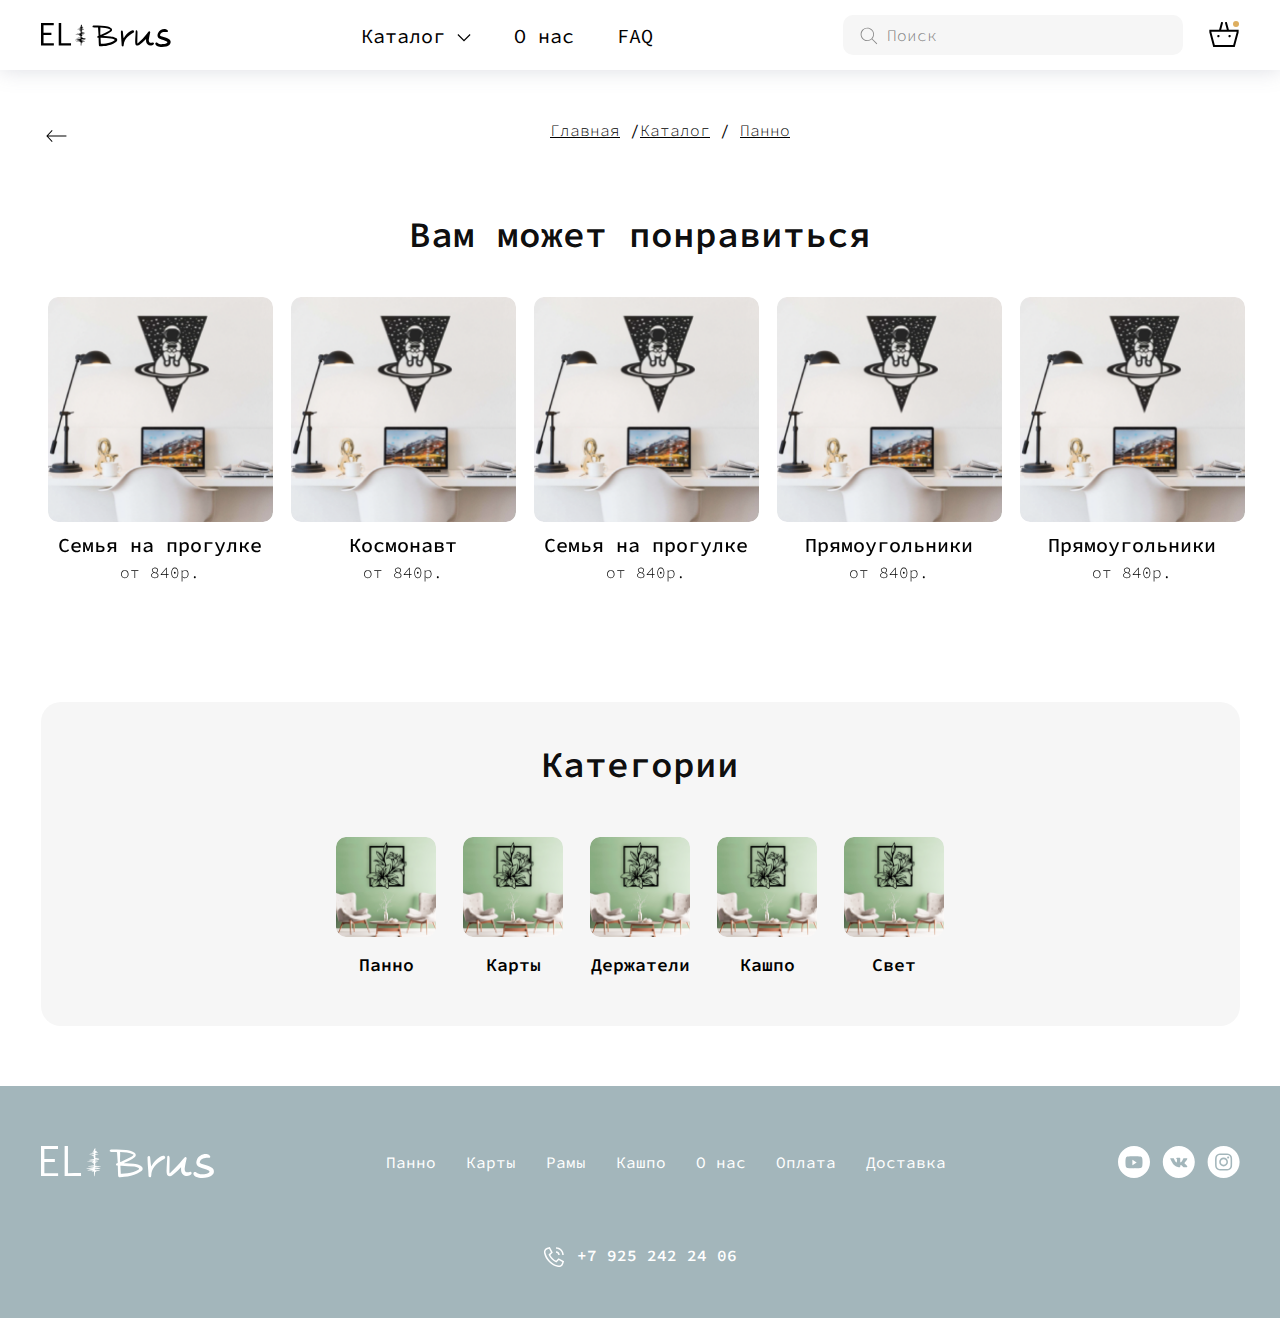
<file: panel.html>
<!DOCTYPE html>
<html lang="en">

<head>
	<meta charset="UTF-8">
	<meta http-equiv="X-UA-Compatible" content="IE=edge">
	<meta name="viewport" content="width=device-width, initial-scale=1.0">
	<link rel="stylesheet">
	<link rel="stylesheet" href="./assets/css/main.css">
	<title>EL_Brus</title>
</head>

<header>
	<div class="header-menu">
		<div class="wrapper">
			<div class="menu">
				<div class="logo"><a href="#!"><img src="./assets/img/logo.svg" alt="logo"></a></div>
				<ul>
					<li class="top-list"><a href="#!">Каталог <svg width="14" height="8" viewBox="0 0 14 8" fill="none"
								xmlns="http://www.w3.org/2000/svg">
								<path
									d="M0.476944 0.88657L1.27194 0.0908198L6.9997 5.81859L12.7275 0.0908203L13.5225 0.88657L6.99969 7.40934L0.476944 0.88657Z"
									fill="black" />
							</svg></a>
						<ul class="menu-pc">
							<li class="list-menu">
								<a href="#!">- Панно</a>
								<ul class="sub-menu">
									<li><a href="#!">Животные</a></li>
									<li><a href="#!">Животные</a></li>
									<li><a href="#!">Животные</a></li>
									<li><a href="#!">Животные</a></li>
									<li><a href="#!">Животные</a></li>
									<li><a href="#!">Животные</a></li>
									<li><a href="#!">Растения</a></li>
									<li><a href="#!">Цветы</a></li>
									<li><a href="#!">Игры</a></li>
									<li><a href="#!">Игры</a></li>
								</ul>
								<img src="./assets/img/mobile-img.png" alt="mobile-img">
							</li>
							<li class="list-menu"><a href="#!">- Карты</a></li>
							<li class="list-menu"><a href="#!">- Рамы</a></li>
							<li class="list-menu"><a href="#!">- Кашпо</a></li>
						</ul>
					</li>
					<li class="top-list"><a href="#!">О нас</a></li>
					<li class="top-list"><a href="#!">FAQ</a></li>
				</ul>
				<div class="form">
					<form>
						<input type="text" placeholder="Поиск">
						<button><svg width="20" height="20" viewBox="0 0 20 20" fill="none"
								xmlns="http://www.w3.org/2000/svg">
								<path
									d="M18.2117 17.6226L13.3284 12.7392C14.4773 11.4372 15.0744 9.73914 14.9931 8.00458C14.912 6.27004 14.1588 4.63519 12.8933 3.44623C11.6277 2.25726 9.94914 1.60753 8.21291 1.6346C6.47668 1.66168 4.81914 2.36344 3.59129 3.59129C2.36344 4.81914 1.66168 6.47668 1.6346 8.21291C1.60753 9.94914 2.25726 11.6277 3.44623 12.8933C4.63519 14.1588 6.27004 14.912 8.00458 14.9931C9.73914 15.0744 11.4372 14.4773 12.7392 13.3284L17.6226 18.2117L18.2117 17.6226ZM8.3338 14.1671C7.18004 14.1671 6.05222 13.825 5.09294 13.184C4.13365 12.5431 3.38598 11.632 2.94447 10.5661C2.50295 9.50022 2.38744 8.32729 2.61252 7.19574C2.83759 6.06418 3.39317 5.02478 4.20897 4.20897C5.02478 3.39317 6.06418 2.83759 7.19574 2.61252C8.32729 2.38744 9.50022 2.50295 10.5661 2.94447C11.632 3.38598 12.5431 4.13365 13.184 5.09294C13.825 6.05222 14.1671 7.18004 14.1671 8.3338C14.1654 9.8803 13.5502 11.3631 12.4566 12.4566C11.3631 13.5502 9.8803 14.1654 8.3338 14.1671Z"
									fill="#888888" />
							</svg>
						</button>
					</form>
					<div class="basket">
						<a href="#!"><svg width="32" height="32" viewBox="0 0 32 32" fill="none"
								xmlns="http://www.w3.org/2000/svg">
								<path
									d="M20.8954 10.6669L19.0154 3.65131C18.9814 3.52443 18.9227 3.4055 18.8427 3.30131C18.7627 3.19711 18.663 3.1097 18.5491 3.04405C18.4354 2.97839 18.3098 2.93579 18.1795 2.91869C18.0494 2.90157 17.917 2.91027 17.7901 2.94431C17.6633 2.97834 17.5443 3.03702 17.4402 3.11702C17.3359 3.19701 17.2485 3.29674 17.1829 3.41051C17.1173 3.52429 17.0746 3.64989 17.0575 3.78013C17.0403 3.91037 17.0491 4.0427 17.0831 4.16958L18.8241 10.6669H13.1753L14.9163 4.16958C14.9503 4.0427 14.9591 3.91037 14.9419 3.78013C14.9249 3.64989 14.8822 3.52429 14.8166 3.41051C14.751 3.29674 14.6635 3.19701 14.5593 3.11702C14.4551 3.03702 14.3362 2.97834 14.2094 2.94431C14.0825 2.91027 13.9501 2.90157 13.8199 2.91869C13.6897 2.93579 13.5641 2.97839 13.4503 3.04405C13.3365 3.1097 13.2368 3.19711 13.1568 3.30131C13.0768 3.4055 13.0181 3.52443 12.9841 3.65131L11.1039 10.6669H1.33301V13.2002L5.25101 28.0002H26.7483L30.6207 13.5452L30.6663 10.6669H20.8954ZM28.6249 13.2669L25.2137 26.0002H6.79047L3.33301 12.9398V12.6669H28.6345L28.6249 13.2669ZM10.4151 18.3024C10.6525 18.3024 10.8845 18.232 11.0818 18.1001C11.2792 17.9682 11.433 17.7809 11.5238 17.5616C11.6146 17.3424 11.6384 17.101 11.5921 16.8682C11.5458 16.6354 11.4315 16.4217 11.2637 16.2538C11.0958 16.086 10.882 15.9717 10.6492 15.9254C10.4165 15.8792 10.1752 15.9029 9.95593 15.9937C9.73665 16.0845 9.54923 16.2384 9.41738 16.4357C9.28551 16.633 9.21514 16.865 9.21514 17.1024C9.21514 17.4206 9.34157 17.7258 9.56661 17.9509C9.79166 18.176 10.0969 18.3024 10.4151 18.3024ZM21.5842 18.3024C21.8215 18.3024 22.0535 18.232 22.2509 18.1001C22.4482 17.9682 22.6021 17.7809 22.6929 17.5616C22.7837 17.3424 22.8074 17.101 22.7611 16.8682C22.7149 16.6354 22.6006 16.4217 22.4327 16.2538C22.2649 16.086 22.0511 15.9717 21.8183 15.9254C21.5855 15.8792 21.3442 15.9029 21.125 15.9937C20.9057 16.0845 20.7183 16.2384 20.5865 16.4357C20.4546 16.633 20.3842 16.865 20.3842 17.1024C20.3842 17.4206 20.5106 17.7258 20.7357 17.9509C20.9607 18.176 21.2659 18.3024 21.5842 18.3024Z"
									fill="black" />
							</svg>
						</a>
						<span class="circle"></span>
					</div>
				</div>
			</div>
		</div>
	</div>
	</div>
	<div class="rew">
		<div class="menu-mobile">
			<div class="wrapper">
				<div class="header-mobile">
					<div class="top-mobile">
						<div class="open-menu"><svg width="16" height="14" viewBox="0 0 16 14" fill="none"
								xmlns="http://www.w3.org/2000/svg">
								<path d="M0 0V1.5H16V0H0ZM0 7.75H16V6.25H0V7.75ZM0 14H16V12.5H0V14Z" fill="black" />
							</svg>
						</div>
						<div class="logo"><img src="./assets/img/logo.svg" alt="logo"></div>
						<div class="basket">
							<a href="#!"><svg width="32" height="32" viewBox="0 0 32 32" fill="none"
									xmlns="http://www.w3.org/2000/svg">
									<path
										d="M20.8954 10.6669L19.0154 3.65131C18.9814 3.52443 18.9227 3.4055 18.8427 3.30131C18.7627 3.19711 18.663 3.1097 18.5491 3.04405C18.4354 2.97839 18.3098 2.93579 18.1795 2.91869C18.0494 2.90157 17.917 2.91027 17.7901 2.94431C17.6633 2.97834 17.5443 3.03702 17.4402 3.11702C17.3359 3.19701 17.2485 3.29674 17.1829 3.41051C17.1173 3.52429 17.0746 3.64989 17.0575 3.78013C17.0403 3.91037 17.0491 4.0427 17.0831 4.16958L18.8241 10.6669H13.1753L14.9163 4.16958C14.9503 4.0427 14.9591 3.91037 14.9419 3.78013C14.9249 3.64989 14.8822 3.52429 14.8166 3.41051C14.751 3.29674 14.6635 3.19701 14.5593 3.11702C14.4551 3.03702 14.3362 2.97834 14.2094 2.94431C14.0825 2.91027 13.9501 2.90157 13.8199 2.91869C13.6897 2.93579 13.5641 2.97839 13.4503 3.04405C13.3365 3.1097 13.2368 3.19711 13.1568 3.30131C13.0768 3.4055 13.0181 3.52443 12.9841 3.65131L11.1039 10.6669H1.33301V13.2002L5.25101 28.0002H26.7483L30.6207 13.5452L30.6663 10.6669H20.8954ZM28.6249 13.2669L25.2137 26.0002H6.79047L3.33301 12.9398V12.6669H28.6345L28.6249 13.2669ZM10.4151 18.3024C10.6525 18.3024 10.8845 18.232 11.0818 18.1001C11.2792 17.9682 11.433 17.7809 11.5238 17.5616C11.6146 17.3424 11.6384 17.101 11.5921 16.8682C11.5458 16.6354 11.4315 16.4217 11.2637 16.2538C11.0958 16.086 10.882 15.9717 10.6492 15.9254C10.4165 15.8792 10.1752 15.9029 9.95593 15.9937C9.73665 16.0845 9.54923 16.2384 9.41738 16.4357C9.28551 16.633 9.21514 16.865 9.21514 17.1024C9.21514 17.4206 9.34157 17.7258 9.56661 17.9509C9.79166 18.176 10.0969 18.3024 10.4151 18.3024ZM21.5842 18.3024C21.8215 18.3024 22.0535 18.232 22.2509 18.1001C22.4482 17.9682 22.6021 17.7809 22.6929 17.5616C22.7837 17.3424 22.8074 17.101 22.7611 16.8682C22.7149 16.6354 22.6006 16.4217 22.4327 16.2538C22.2649 16.086 22.0511 15.9717 21.8183 15.9254C21.5855 15.8792 21.3442 15.9029 21.125 15.9937C20.9057 16.0845 20.7183 16.2384 20.5865 16.4357C20.4546 16.633 20.3842 16.865 20.3842 17.1024C20.3842 17.4206 20.5106 17.7258 20.7357 17.9509C20.9607 18.176 21.2659 18.3024 21.5842 18.3024Z"
										fill="black" />
								</svg>
							</a>
							<span class="circle"></span>
						</div>
					</div>
					<div class="form-mobile">
						<form>
							<input type="text" placeholder="Поиск">
							<button><svg width="20" height="20" viewBox="0 0 20 20" fill="none"
									xmlns="http://www.w3.org/2000/svg">
									<path
										d="M18.2117 17.6226L13.3284 12.7392C14.4773 11.4372 15.0744 9.73914 14.9931 8.00458C14.912 6.27004 14.1588 4.63519 12.8933 3.44623C11.6277 2.25726 9.94914 1.60753 8.21291 1.6346C6.47668 1.66168 4.81914 2.36344 3.59129 3.59129C2.36344 4.81914 1.66168 6.47668 1.6346 8.21291C1.60753 9.94914 2.25726 11.6277 3.44623 12.8933C4.63519 14.1588 6.27004 14.912 8.00458 14.9931C9.73914 15.0744 11.4372 14.4773 12.7392 13.3284L17.6226 18.2117L18.2117 17.6226ZM8.3338 14.1671C7.18004 14.1671 6.05222 13.825 5.09294 13.184C4.13365 12.5431 3.38598 11.632 2.94447 10.5661C2.50295 9.50022 2.38744 8.32729 2.61252 7.19574C2.83759 6.06418 3.39317 5.02478 4.20897 4.20897C5.02478 3.39317 6.06418 2.83759 7.19574 2.61252C8.32729 2.38744 9.50022 2.50295 10.5661 2.94447C11.632 3.38598 12.5431 4.13365 13.184 5.09294C13.825 6.05222 14.1671 7.18004 14.1671 8.3338C14.1654 9.8803 13.5502 11.3631 12.4566 12.4566C11.3631 13.5502 9.8803 14.1654 8.3338 14.1671Z"
										fill="#888888" />
								</svg>
							</button>
						</form>
					</div>
				</div>
			</div>
		</div>
		<div class="slide-mobile-menu">
			<div class="slider-top">
				<div class="none"></div>
				<div class="logo"><img src="./assets/img/logo.svg" alt="logo"></div>
				<div class="close"></div>
			</div>
			<div class="block-mobile">
				<ul>
					<li><a href="#!">Каталог</a>
						<ul>
							<li><a href="#!">Панно </a>
								<span class="panel">
									<svg width="14" height="8" viewBox="0 0 14 8" fill="none"
										xmlns="http://www.w3.org/2000/svg">
										<path
											d="M0.476944 0.88657L1.27194 0.0908198L6.9997 5.81859L12.7275 0.0908203L13.5225 0.88657L6.99969 7.40934L0.476944 0.88657Z"
											fill="black" />
									</svg>
								</span>
								<ul class="panel-menu">
									<li><a href="#!">— Животные</a></li>
									<li><a href="#!">— Растения</a></li>
								</ul>
							</li>
						</ul>
						<ul>
							<li><a href="#!">Карты <svg width="14" height="8" viewBox="0 0 14 8" fill="none"
										xmlns="http://www.w3.org/2000/svg">
										<path
											d="M0.476944 0.88657L1.27194 0.0908198L6.9997 5.81859L12.7275 0.0908203L13.5225 0.88657L6.99969 7.40934L0.476944 0.88657Z"
											fill="black" />
									</svg></a>
								<ul>
									<li><a href="#!">— Животные</a></li>
									<li><a href="#!">— Растения</a></li>
								</ul>
							</li>
						</ul>
						<ul>
							<li><a href="#!">Рамы <svg width="14" height="8" viewBox="0 0 14 8" fill="none"
										xmlns="http://www.w3.org/2000/svg">
										<path
											d="M0.476944 0.88657L1.27194 0.0908198L6.9997 5.81859L12.7275 0.0908203L13.5225 0.88657L6.99969 7.40934L0.476944 0.88657Z"
											fill="black" />
									</svg></a>
								<ul>
									<li><a href="#!">— Животные</a></li>
									<li><a href="#!">— Растения</a></li>
								</ul>
							</li>
						</ul>
						<ul>
							<li><a href="#!">Кашпо <svg width="14" height="8" viewBox="0 0 14 8" fill="none"
										xmlns="http://www.w3.org/2000/svg">
										<path
											d="M0.476944 0.88657L1.27194 0.0908198L6.9997 5.81859L12.7275 0.0908203L13.5225 0.88657L6.99969 7.40934L0.476944 0.88657Z"
											fill="black" />
									</svg></a>
								<ul>
									<li><a href="#!">— Животные</a></li>
									<li><a href="#!">— Растения</a></li>
								</ul>
							</li>
						</ul>
					</li>
					<li><a href="#!">О нас</a></li>
					<li><a href="#!">FAQ</a></li>
				</ul>
				<div class="soc-seti">
					<div class="seti">
						<a href="#!"><svg width="32" height="32" viewBox="0 0 32 32" fill="none"
								xmlns="http://www.w3.org/2000/svg">
								<path fill-rule="evenodd" clip-rule="evenodd"
									d="M0 16C0 7.16344 7.16344 0 16 0C24.8366 0 32 7.16344 32 16C32 24.8366 24.8366 32 16 32C7.16344 32 0 24.8366 0 16ZM24.1767 12.0488C23.9804 11.2948 23.4021 10.7011 22.6677 10.4996C21.3369 10.1333 16 10.1333 16 10.1333C16 10.1333 10.6631 10.1333 9.33217 10.4996C8.59782 10.7011 8.01949 11.2948 7.82322 12.0488C7.46667 13.4154 7.46667 16.2667 7.46667 16.2667C7.46667 16.2667 7.46667 19.1179 7.82322 20.4845C8.01949 21.2385 8.59782 21.8323 9.33217 22.0339C10.6631 22.4 16 22.4 16 22.4C16 22.4 21.3369 22.4 22.6677 22.0339C23.4021 21.8323 23.9804 21.2385 24.1767 20.4845C24.5333 19.1179 24.5333 16.2667 24.5333 16.2667C24.5333 16.2667 24.5333 13.4154 24.1767 12.0488Z"
									fill="#000" />
								<path fill-rule="evenodd" clip-rule="evenodd"
									d="M14.4004 19.1995V13.8662L18.6671 16.533L14.4004 19.1995Z" fill="#000" />
							</svg></a>
					</div>
					<div class="seti">
						<a href="#!"><svg width="33" height="32" viewBox="0 0 33 32" fill="none"
								xmlns="http://www.w3.org/2000/svg">
								<path fill-rule="evenodd" clip-rule="evenodd"
									d="M0.799805 16C0.799805 7.16344 7.96325 0 16.7998 0C25.6364 0 32.7998 7.16344 32.7998 16C32.7998 24.8366 25.6364 32 16.7998 32C7.96325 32 0.799805 24.8366 0.799805 16ZM17.6368 21.2507C17.6368 21.2507 17.9448 21.2171 18.1026 21.0508C18.247 20.8984 18.242 20.6108 18.242 20.6108C18.242 20.6108 18.2228 19.2678 18.858 19.0696C19.484 18.8745 20.2879 20.3683 21.141 20.9426C21.7854 21.3769 22.2745 21.2819 22.2745 21.2819L24.5542 21.2507C24.5542 21.2507 25.7462 21.1786 25.1811 20.2585C25.1343 20.1831 24.8514 19.5776 23.4866 18.3338C22.0567 17.0318 22.2487 17.2424 23.9699 14.9899C25.0183 13.6183 25.4373 12.7809 25.3063 12.4228C25.1819 12.0803 24.4106 12.1713 24.4106 12.1713L21.8447 12.1869C21.8447 12.1869 21.6543 12.1615 21.5133 12.2442C21.3755 12.3253 21.2862 12.5146 21.2862 12.5146C21.2862 12.5146 20.8805 13.5757 20.3388 14.4786C19.1961 16.3828 18.7395 16.4836 18.5525 16.3656C18.1176 16.0895 18.2261 15.2579 18.2261 14.6671C18.2261 12.821 18.5116 12.0517 17.671 11.8526C17.3922 11.7862 17.1869 11.7428 16.4732 11.7354C15.5575 11.7264 14.7828 11.7387 14.3438 11.9492C14.0516 12.0894 13.8262 12.4024 13.964 12.4204C14.1334 12.4425 14.5174 12.522 14.7211 12.794C14.984 13.1455 14.9748 13.9338 14.9748 13.9338C14.9748 13.9338 15.1259 16.1067 14.6217 16.3763C14.2762 16.5615 13.802 16.1837 12.7828 14.4557C12.2611 13.5708 11.8671 12.5924 11.8671 12.5924C11.8671 12.5924 11.7912 12.4097 11.6551 12.3114C11.4907 12.1926 11.2611 12.1557 11.2611 12.1557L8.82285 12.1713C8.82285 12.1713 8.4564 12.1811 8.32201 12.3376C8.20265 12.4761 8.31283 12.7637 8.31283 12.7637C8.31283 12.7637 10.2219 17.1481 12.3838 19.358C14.3663 21.3835 16.6167 21.2507 16.6167 21.2507H17.6368Z"
									fill="#000" />
							</svg></a>
					</div>
					<div class="seti">
						<a href="#!"><svg width="33" height="32" viewBox="0 0 33 32" fill="none"
								xmlns="http://www.w3.org/2000/svg">
								<path fill-rule="evenodd" clip-rule="evenodd"
									d="M0.599609 16C0.599609 7.16344 7.76305 0 16.5996 0C25.4362 0 32.5996 7.16344 32.5996 16C32.5996 24.8366 25.4362 32 16.5996 32C7.76305 32 0.599609 24.8366 0.599609 16ZM16.6004 7.46667C14.2829 7.46667 13.992 7.4768 13.0818 7.51822C12.1733 7.55982 11.5532 7.70365 11.0107 7.91467C10.4494 8.13263 9.97332 8.42419 9.499 8.89868C9.02433 9.373 8.73277 9.84909 8.5141 10.4102C8.30255 10.9529 8.15854 11.5732 8.11765 12.4813C8.07694 13.3915 8.06628 13.6826 8.06628 16.0001C8.06628 18.3176 8.07659 18.6076 8.11783 19.5178C8.15961 20.4263 8.30343 21.0464 8.51428 21.5889C8.73242 22.1502 9.02397 22.6263 9.49847 23.1006C9.97261 23.5753 10.4487 23.8675 11.0096 24.0855C11.5525 24.2965 12.1728 24.4404 13.0811 24.482C13.9913 24.5234 14.282 24.5335 16.5993 24.5335C18.9171 24.5335 19.207 24.5234 20.1172 24.482C21.0257 24.4404 21.6465 24.2965 22.1894 24.0855C22.7505 23.8675 23.2259 23.5753 23.7 23.1006C24.1747 22.6263 24.4663 22.1502 24.6849 21.5891C24.8947 21.0464 25.0387 20.4261 25.0814 19.518C25.1223 18.6078 25.1329 18.3176 25.1329 16.0001C25.1329 13.6826 25.1223 13.3917 25.0814 12.4815C25.0387 11.573 24.8947 10.9529 24.6849 10.4103C24.4663 9.84909 24.1747 9.373 23.7 8.89868C23.2254 8.42401 22.7507 8.13245 22.1889 7.91467C21.6449 7.70365 21.0245 7.55982 20.116 7.51822C19.2058 7.4768 18.916 7.46667 16.5977 7.46667H16.6004Z"
									fill="#000" />
								<path fill-rule="evenodd" clip-rule="evenodd"
									d="M15.8349 9.00446C16.0621 9.00411 16.3156 9.00446 16.6004 9.00446C18.8788 9.00446 19.1489 9.01264 20.0486 9.05353C20.8806 9.09157 21.3322 9.2306 21.633 9.3474C22.0312 9.50207 22.3151 9.68696 22.6136 9.98563C22.9123 10.2843 23.0972 10.5687 23.2522 10.967C23.369 11.2674 23.5082 11.719 23.5461 12.551C23.587 13.4506 23.5959 13.7208 23.5959 15.9981C23.5959 18.2755 23.587 18.5457 23.5461 19.4453C23.508 20.2773 23.369 20.7288 23.2522 21.0293C23.0975 21.4275 22.9123 21.7111 22.6136 22.0096C22.315 22.3082 22.0314 22.4931 21.633 22.6478C21.3325 22.7651 20.8806 22.9038 20.0486 22.9418C19.1491 22.9827 18.8788 22.9916 16.6004 22.9916C14.3218 22.9916 14.0518 22.9827 13.1522 22.9418C12.3202 22.9035 11.8686 22.7644 11.5676 22.6476C11.1694 22.493 10.885 22.3081 10.5863 22.0094C10.2876 21.7107 10.1027 21.427 9.94772 21.0286C9.83092 20.7281 9.69172 20.2766 9.65385 19.4446C9.61296 18.545 9.60478 18.2748 9.60478 15.996C9.60478 13.7172 9.61296 13.4484 9.65385 12.5489C9.69189 11.7168 9.83092 11.2653 9.94772 10.9645C10.1024 10.5663 10.2876 10.2818 10.5863 9.98314C10.885 9.68447 11.1694 9.49958 11.5676 9.34455C11.8684 9.22722 12.3202 9.08855 13.1522 9.05033C13.9394 9.01477 14.2445 9.0041 15.8349 9.00233V9.00446ZM21.1555 10.4214C20.5901 10.4214 20.1315 10.8795 20.1315 11.445C20.1315 12.0104 20.5901 12.469 21.1555 12.469C21.7208 12.469 22.1795 12.0104 22.1795 11.445C22.1795 10.8797 21.7208 10.4214 21.1555 10.4214ZM16.6004 11.6178C14.1803 11.6178 12.2181 13.58 12.2181 16.0001C12.2181 18.4202 14.1803 20.3815 16.6004 20.3815C19.0205 20.3815 20.982 18.4202 20.982 16.0001C20.982 13.58 19.0205 11.6178 16.6004 11.6178Z"
									fill="#000" />
								<path fill-rule="evenodd" clip-rule="evenodd"
									d="M16.6004 13.1556C18.1713 13.1556 19.4449 14.4291 19.4449 16.0001C19.4449 17.5709 18.1713 18.8446 16.6004 18.8446C15.0294 18.8446 13.7559 17.5709 13.7559 16.0001C13.7559 14.4291 15.0294 13.1556 16.6004 13.1556Z"
									fill="#000" />
							</svg></a>
					</div>
				</div>
			</div>
			<div class="phone-mobile">
				<a href="#!"><svg width="22" height="22" viewBox="0 0 22 22" fill="none"
						xmlns="http://www.w3.org/2000/svg">
						<path
							d="M15.534 12.2261L13.0885 14.6718C10.6056 13.4115 8.58804 11.3939 7.32774 8.91101L9.77345 6.46551L6.86024 0.895508L4.04354 1.79611C2.98912 2.12197 2.09333 2.82787 1.52996 3.77687C0.966604 4.72587 0.775824 5.8503 0.994644 6.93201C1.75099 10.3766 3.48085 13.5313 5.97844 16.0211C8.46817 18.5186 11.623 20.2485 15.0675 21.0049C16.1492 21.2237 17.2736 21.0329 18.2226 20.4695C19.1716 19.9062 19.8775 19.0104 20.2034 17.956L21.104 15.1393L15.534 12.2261ZM18.7746 17.4991C18.5611 18.1966 18.0975 18.7907 17.4728 19.1673C16.8481 19.544 16.1063 19.6766 15.3898 19.5398C12.227 18.8397 9.32985 17.2509 7.03921 14.9603C4.74862 12.6697 3.15983 9.77256 2.45974 6.60971C2.32282 5.89316 2.45541 5.15129 2.83205 4.52653C3.2087 3.90177 3.80285 3.43816 4.50044 3.22471L6.11524 2.70831L7.93384 6.18371L6.26724 7.85021L5.49554 8.62181L5.99204 9.59356C7.39601 12.3574 9.64205 14.6035 12.406 16.0075L13.3777 16.504L14.1493 15.7323L15.8158 14.0657L19.291 15.8843L18.7746 17.4991ZM15.2498 8.99971H16.7498C16.7486 8.00551 16.3532 7.05236 15.6502 6.34935C14.9471 5.64634 13.994 5.25088 12.9998 5.24971V6.74971C13.5963 6.75045 14.1682 6.98774 14.59 7.40954C15.0118 7.83134 15.249 8.4032 15.2498 8.99971ZM19.2498 8.99971H20.7498C20.7475 6.94499 19.9302 4.97509 18.4773 3.52218C17.0244 2.06927 15.0545 1.25201 12.9998 1.24971V2.74971C14.6568 2.75156 16.2455 3.41064 17.4172 4.58234C18.5889 5.75404 19.2479 7.34268 19.2498 8.99971Z"
							fill="#000" />
					</svg> +7 925 242 24 06</a>
			</div>
		</div>
	</div>
</header>
<!-- =============================================================================== -->

<div class="list">
	<div class="wrapper">
		<div class="pay pay-delivery">
			<a href="index.html"><svg width="30" height="32" viewBox="0 0 30 32" fill="none"
					xmlns="http://www.w3.org/2000/svg">
					<path
						d="M11.5489 10.6963L10.8908 9.98926L5.29688 16.0002L10.8908 22.0112L11.5489 21.3042L7.07838 16.5002H25.4072V15.5002H7.07838L11.5489 10.6963Z"
						fill="black" />
				</svg>
			</a>
			<div class="text">
				<a href="index.html">Главная</a> /<a href="#!">Каталог</a> / <a href="#!">Панно</a>
			</div>
			<div class="empty"></div>
		</div>
	</div>
</div>

<div class="group">
	<div class="wrapper">
		<div class="panel">Вам может понравиться</div>
		<div class="block section-home">
			<div class="cards cards-panel home-slider">
				<div class="slide">
					<a href="#!" class="card">
						<div class="pannel-images"><img src="./assets/img/pannel.png" alt="pannel"></div>
						<div class="text">Семья на прогулке</div>
						<span>от 840р.</span>
					</a>
				</div>
				<div class="slide">
					<a href="#!" class="card">
						<div class="pannel-images"><img src="./assets/img/pannel.png" alt="pannel"></div>
						<div class="text">Космонавт</div>
						<span>от 840р.</span>
					</a>
				</div>
				<div class="slide">
					<a href="#!" class="card">
						<div class="pannel-images"><img src="./assets/img/pannel.png" alt="pannel"></div>
						<div class="text">Семья на прогулке</div>
						<span>от 840р.</span>
					</a>
				</div>
				<div class="slide">
					<a href="#!" class="card">
						<div class="pannel-images"><img src="./assets/img/pannel.png" alt="pannel"></div>
						<div class="text">Прямоугольники</div>
						<span>от 840р.</span>
					</a>
				</div>
				<div class="slide">
					<a href="#!" class="card">
						<div class="pannel-images"><img src="./assets/img/pannel.png" alt="pannel"></div>
						<div class="text">Прямоугольники</div>
						<span>от 840р.</span>
					</a>
				</div>
				<div class="slide">
					<a href="#!" class="card">
						<div class="pannel-images"><img src="./assets/img/pannel.png" alt="pannel"></div>
						<div class="text">Прямоугольники</div>
						<span>от 840р.</span>
					</a>
				</div>
				<div class="slide"></div>
				<a href="#!" class="card">
					<div class="pannel-images"><img src="./assets/img/pannel.png" alt="pannel"></div>
					<div class="text">Прямоугольники</div>
					<span>от 840р.</span>
				</a>
				<div class="slide">
					<a href="#!" class="card">
						<div class="pannel-images"><img src="./assets/img/pannel.png" alt="pannel"></div>
						<div class="text">Прямоугольники</div>
						<span>от 840р.</span>
					</a>
				</div>
				<button>Показать еще</button>
			</div>
		</div>
	</div>
</div>

<div class="categories">
	<div class="wrapper categories-pay">
		<div class="category-text">Категории</div>
		<div class="category ">
			<div class="block-category">
				<a href="#!">
					<div class="category-img"><img src="./assets/img/category-img.png" alt=""></div>
					<div class="text">Панно</div>
				</a>
			</div>
			<div class="block-category">
				<a href="#!">
					<div class="category-img"><img src="./assets/img/category-img.png" alt=""></div>
					<div class="text">Карты</div>
				</a>
			</div>
			<div class="block-category">
				<a href="#!">
					<div class="category-img"><img src="./assets/img/category-img.png" alt=""></div>
					<div class="text">Держатели</div>
				</a>
			</div>
			<div class="block-category">
				<a href="#!">
					<div class="category-img"><img src="./assets/img/category-img.png" alt=""></div>
					<div class="text">Кашпо</div>
				</a>
			</div>
			<div class="block-category">
				<a href="#!">
					<div class="category-img"><img src="./assets/img/category-img.png" alt=""></div>
					<div class="text">Свет</div>
				</a>
			</div>
		</div>
	</div>
</div>

<footer class="menu-des">
	<div class="wrapper">
		<div class="footer-block">
			<div class="footer-logo"><a href="#!"><img src="./assets/img/logo-footer.svg" alt="logo"></a></div>
			<ul>
				<li><a href="#!">Панно</a></li>
				<li><a href="#!">Карты</a></li>
				<li><a href="#!">Рамы</a></li>
				<li><a href="#!">Кашпо</a></li>
				<li><a href="#!">О нас</a></li>
				<li><a href="#!">Оплата</a></li>
				<li><a href="#!">Доставка</a></li>
			</ul>
			<div class="soc-seti">
				<div class="seti">
					<a href="#!"><svg width="32" height="32" viewBox="0 0 32 32" fill="none"
							xmlns="http://www.w3.org/2000/svg">
							<path fill-rule="evenodd" clip-rule="evenodd"
								d="M0 16C0 7.16344 7.16344 0 16 0C24.8366 0 32 7.16344 32 16C32 24.8366 24.8366 32 16 32C7.16344 32 0 24.8366 0 16ZM24.1767 12.0488C23.9804 11.2948 23.4021 10.7011 22.6677 10.4996C21.3369 10.1333 16 10.1333 16 10.1333C16 10.1333 10.6631 10.1333 9.33217 10.4996C8.59782 10.7011 8.01949 11.2948 7.82322 12.0488C7.46667 13.4154 7.46667 16.2667 7.46667 16.2667C7.46667 16.2667 7.46667 19.1179 7.82322 20.4845C8.01949 21.2385 8.59782 21.8323 9.33217 22.0339C10.6631 22.4 16 22.4 16 22.4C16 22.4 21.3369 22.4 22.6677 22.0339C23.4021 21.8323 23.9804 21.2385 24.1767 20.4845C24.5333 19.1179 24.5333 16.2667 24.5333 16.2667C24.5333 16.2667 24.5333 13.4154 24.1767 12.0488Z"
								fill="white" />
							<path fill-rule="evenodd" clip-rule="evenodd"
								d="M14.4004 19.1995V13.8662L18.6671 16.533L14.4004 19.1995Z" fill="white" />
						</svg></a>
				</div>
				<div class="seti">
					<a href="#!"><svg width="33" height="32" viewBox="0 0 33 32" fill="none"
							xmlns="http://www.w3.org/2000/svg">
							<path fill-rule="evenodd" clip-rule="evenodd"
								d="M0.799805 16C0.799805 7.16344 7.96325 0 16.7998 0C25.6364 0 32.7998 7.16344 32.7998 16C32.7998 24.8366 25.6364 32 16.7998 32C7.96325 32 0.799805 24.8366 0.799805 16ZM17.6368 21.2507C17.6368 21.2507 17.9448 21.2171 18.1026 21.0508C18.247 20.8984 18.242 20.6108 18.242 20.6108C18.242 20.6108 18.2228 19.2678 18.858 19.0696C19.484 18.8745 20.2879 20.3683 21.141 20.9426C21.7854 21.3769 22.2745 21.2819 22.2745 21.2819L24.5542 21.2507C24.5542 21.2507 25.7462 21.1786 25.1811 20.2585C25.1343 20.1831 24.8514 19.5776 23.4866 18.3338C22.0567 17.0318 22.2487 17.2424 23.9699 14.9899C25.0183 13.6183 25.4373 12.7809 25.3063 12.4228C25.1819 12.0803 24.4106 12.1713 24.4106 12.1713L21.8447 12.1869C21.8447 12.1869 21.6543 12.1615 21.5133 12.2442C21.3755 12.3253 21.2862 12.5146 21.2862 12.5146C21.2862 12.5146 20.8805 13.5757 20.3388 14.4786C19.1961 16.3828 18.7395 16.4836 18.5525 16.3656C18.1176 16.0895 18.2261 15.2579 18.2261 14.6671C18.2261 12.821 18.5116 12.0517 17.671 11.8526C17.3922 11.7862 17.1869 11.7428 16.4732 11.7354C15.5575 11.7264 14.7828 11.7387 14.3438 11.9492C14.0516 12.0894 13.8262 12.4024 13.964 12.4204C14.1334 12.4425 14.5174 12.522 14.7211 12.794C14.984 13.1455 14.9748 13.9338 14.9748 13.9338C14.9748 13.9338 15.1259 16.1067 14.6217 16.3763C14.2762 16.5615 13.802 16.1837 12.7828 14.4557C12.2611 13.5708 11.8671 12.5924 11.8671 12.5924C11.8671 12.5924 11.7912 12.4097 11.6551 12.3114C11.4907 12.1926 11.2611 12.1557 11.2611 12.1557L8.82285 12.1713C8.82285 12.1713 8.4564 12.1811 8.32201 12.3376C8.20265 12.4761 8.31283 12.7637 8.31283 12.7637C8.31283 12.7637 10.2219 17.1481 12.3838 19.358C14.3663 21.3835 16.6167 21.2507 16.6167 21.2507H17.6368Z"
								fill="white" />
						</svg></a>
				</div>
				<div class="seti">
					<a href="#!"><svg width="33" height="32" viewBox="0 0 33 32" fill="none"
							xmlns="http://www.w3.org/2000/svg">
							<path fill-rule="evenodd" clip-rule="evenodd"
								d="M0.599609 16C0.599609 7.16344 7.76305 0 16.5996 0C25.4362 0 32.5996 7.16344 32.5996 16C32.5996 24.8366 25.4362 32 16.5996 32C7.76305 32 0.599609 24.8366 0.599609 16ZM16.6004 7.46667C14.2829 7.46667 13.992 7.4768 13.0818 7.51822C12.1733 7.55982 11.5532 7.70365 11.0107 7.91467C10.4494 8.13263 9.97332 8.42419 9.499 8.89868C9.02433 9.373 8.73277 9.84909 8.5141 10.4102C8.30255 10.9529 8.15854 11.5732 8.11765 12.4813C8.07694 13.3915 8.06628 13.6826 8.06628 16.0001C8.06628 18.3176 8.07659 18.6076 8.11783 19.5178C8.15961 20.4263 8.30343 21.0464 8.51428 21.5889C8.73242 22.1502 9.02397 22.6263 9.49847 23.1006C9.97261 23.5753 10.4487 23.8675 11.0096 24.0855C11.5525 24.2965 12.1728 24.4404 13.0811 24.482C13.9913 24.5234 14.282 24.5335 16.5993 24.5335C18.9171 24.5335 19.207 24.5234 20.1172 24.482C21.0257 24.4404 21.6465 24.2965 22.1894 24.0855C22.7505 23.8675 23.2259 23.5753 23.7 23.1006C24.1747 22.6263 24.4663 22.1502 24.6849 21.5891C24.8947 21.0464 25.0387 20.4261 25.0814 19.518C25.1223 18.6078 25.1329 18.3176 25.1329 16.0001C25.1329 13.6826 25.1223 13.3917 25.0814 12.4815C25.0387 11.573 24.8947 10.9529 24.6849 10.4103C24.4663 9.84909 24.1747 9.373 23.7 8.89868C23.2254 8.42401 22.7507 8.13245 22.1889 7.91467C21.6449 7.70365 21.0245 7.55982 20.116 7.51822C19.2058 7.4768 18.916 7.46667 16.5977 7.46667H16.6004Z"
								fill="white" />
							<path fill-rule="evenodd" clip-rule="evenodd"
								d="M15.8349 9.00446C16.0621 9.00411 16.3156 9.00446 16.6004 9.00446C18.8788 9.00446 19.1489 9.01264 20.0486 9.05353C20.8806 9.09157 21.3322 9.2306 21.633 9.3474C22.0312 9.50207 22.3151 9.68696 22.6136 9.98563C22.9123 10.2843 23.0972 10.5687 23.2522 10.967C23.369 11.2674 23.5082 11.719 23.5461 12.551C23.587 13.4506 23.5959 13.7208 23.5959 15.9981C23.5959 18.2755 23.587 18.5457 23.5461 19.4453C23.508 20.2773 23.369 20.7288 23.2522 21.0293C23.0975 21.4275 22.9123 21.7111 22.6136 22.0096C22.315 22.3082 22.0314 22.4931 21.633 22.6478C21.3325 22.7651 20.8806 22.9038 20.0486 22.9418C19.1491 22.9827 18.8788 22.9916 16.6004 22.9916C14.3218 22.9916 14.0518 22.9827 13.1522 22.9418C12.3202 22.9035 11.8686 22.7644 11.5676 22.6476C11.1694 22.493 10.885 22.3081 10.5863 22.0094C10.2876 21.7107 10.1027 21.427 9.94772 21.0286C9.83092 20.7281 9.69172 20.2766 9.65385 19.4446C9.61296 18.545 9.60478 18.2748 9.60478 15.996C9.60478 13.7172 9.61296 13.4484 9.65385 12.5489C9.69189 11.7168 9.83092 11.2653 9.94772 10.9645C10.1024 10.5663 10.2876 10.2818 10.5863 9.98314C10.885 9.68447 11.1694 9.49958 11.5676 9.34455C11.8684 9.22722 12.3202 9.08855 13.1522 9.05033C13.9394 9.01477 14.2445 9.0041 15.8349 9.00233V9.00446ZM21.1555 10.4214C20.5901 10.4214 20.1315 10.8795 20.1315 11.445C20.1315 12.0104 20.5901 12.469 21.1555 12.469C21.7208 12.469 22.1795 12.0104 22.1795 11.445C22.1795 10.8797 21.7208 10.4214 21.1555 10.4214ZM16.6004 11.6178C14.1803 11.6178 12.2181 13.58 12.2181 16.0001C12.2181 18.4202 14.1803 20.3815 16.6004 20.3815C19.0205 20.3815 20.982 18.4202 20.982 16.0001C20.982 13.58 19.0205 11.6178 16.6004 11.6178Z"
								fill="white" />
							<path fill-rule="evenodd" clip-rule="evenodd"
								d="M16.6004 13.1556C18.1713 13.1556 19.4449 14.4291 19.4449 16.0001C19.4449 17.5709 18.1713 18.8446 16.6004 18.8446C15.0294 18.8446 13.7559 17.5709 13.7559 16.0001C13.7559 14.4291 15.0294 13.1556 16.6004 13.1556Z"
								fill="white" />
						</svg></a>
				</div>
			</div>
		</div>
		<div class="phone">
			<a href="#!"><img src="./assets/img/phone.svg" alt="phone">+7 925 242 24 06</a>
		</div>
	</div>
</footer>


<body>
	<script src="./assets/js/jquery.js"></script>
	<script src="./assets/js/slick.js"></script>

	<script src="./assets/js/main.js"></script>
</body>

</html>
</file>
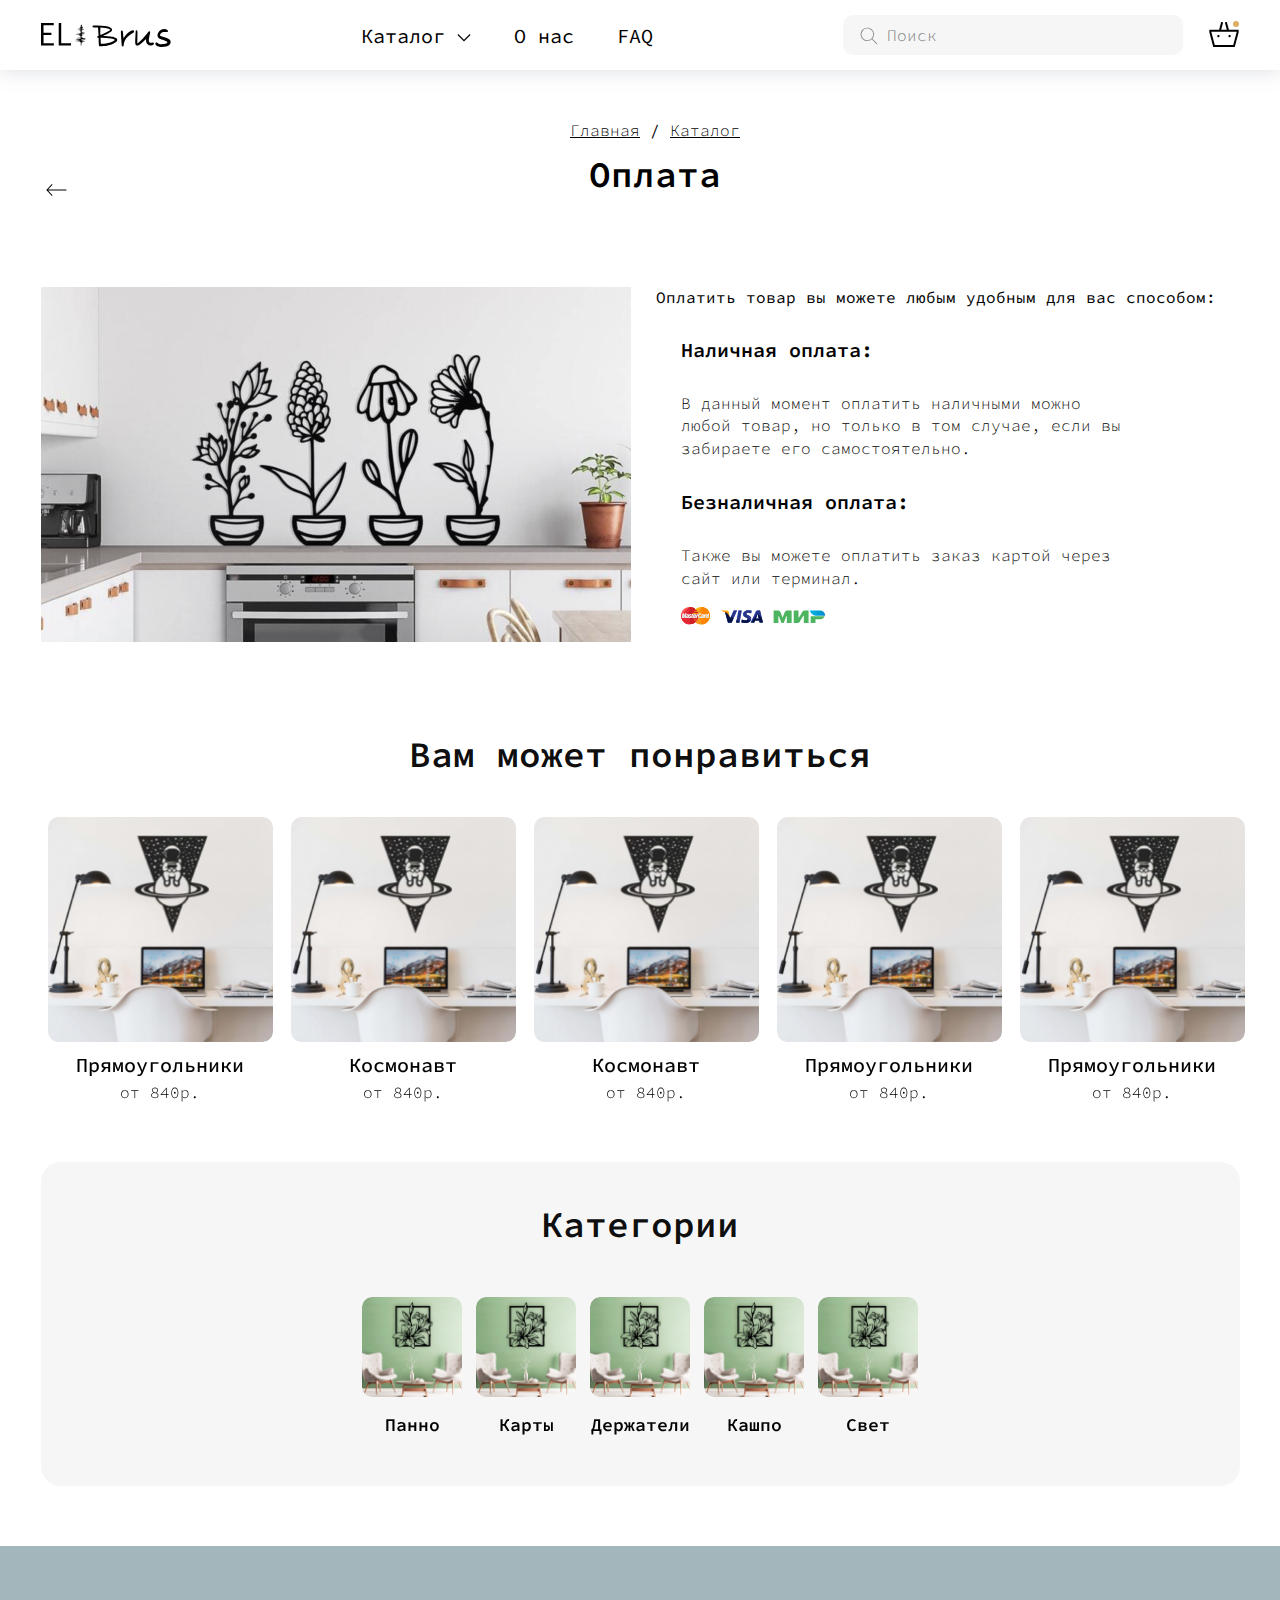
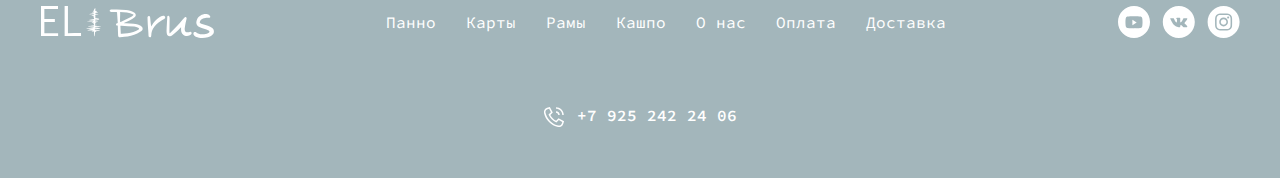
<file: payment.html>
<!DOCTYPE html>
<html lang="en">

<head>
	<meta charset="UTF-8">
	<meta http-equiv="X-UA-Compatible" content="IE=edge">
	<meta name="viewport" content="width=device-width, initial-scale=1.0">
	<link rel="stylesheet">
	<link rel="stylesheet" href="./assets/css/main.css">
	<title>EL_Brus</title>
</head>

<header>
	<div class="header-menu">
		<div class="wrapper">
			<div class="menu">
				<div class="logo"><a href="#!"><img src="./assets/img/logo.svg" alt="logo"></a></div>
				<ul>
					<li class="top-list"><a href="#!">Каталог <svg width="14" height="8" viewBox="0 0 14 8" fill="none"
								xmlns="http://www.w3.org/2000/svg">
								<path
									d="M0.476944 0.88657L1.27194 0.0908198L6.9997 5.81859L12.7275 0.0908203L13.5225 0.88657L6.99969 7.40934L0.476944 0.88657Z"
									fill="black" />
							</svg></a>
						<ul class="menu-pc">
							<li class="list-menu">
								<a href="#!">- Панно</a>
								<ul class="sub-menu">
									<li><a href="#!">Животные</a></li>
									<li><a href="#!">Животные</a></li>
									<li><a href="#!">Животные</a></li>
									<li><a href="#!">Животные</a></li>
									<li><a href="#!">Животные</a></li>
									<li><a href="#!">Животные</a></li>
									<li><a href="#!">Растения</a></li>
									<li><a href="#!">Цветы</a></li>
									<li><a href="#!">Игры</a></li>
									<li><a href="#!">Игры</a></li>
								</ul>
								<img src="./assets/img/mobile-img.png" alt="mobile-img">
							</li>
							<li class="list-menu"><a href="#!">- Карты</a></li>
							<li class="list-menu"><a href="#!">- Рамы</a></li>
							<li class="list-menu"><a href="#!">- Кашпо</a></li>
						</ul>
					</li>
					<li class="top-list"><a href="#!">О нас</a></li>
					<li class="top-list"><a href="#!">FAQ</a></li>
				</ul>
				<div class="form">
					<form>
						<input type="text" placeholder="Поиск">
						<button><svg width="20" height="20" viewBox="0 0 20 20" fill="none"
								xmlns="http://www.w3.org/2000/svg">
								<path
									d="M18.2117 17.6226L13.3284 12.7392C14.4773 11.4372 15.0744 9.73914 14.9931 8.00458C14.912 6.27004 14.1588 4.63519 12.8933 3.44623C11.6277 2.25726 9.94914 1.60753 8.21291 1.6346C6.47668 1.66168 4.81914 2.36344 3.59129 3.59129C2.36344 4.81914 1.66168 6.47668 1.6346 8.21291C1.60753 9.94914 2.25726 11.6277 3.44623 12.8933C4.63519 14.1588 6.27004 14.912 8.00458 14.9931C9.73914 15.0744 11.4372 14.4773 12.7392 13.3284L17.6226 18.2117L18.2117 17.6226ZM8.3338 14.1671C7.18004 14.1671 6.05222 13.825 5.09294 13.184C4.13365 12.5431 3.38598 11.632 2.94447 10.5661C2.50295 9.50022 2.38744 8.32729 2.61252 7.19574C2.83759 6.06418 3.39317 5.02478 4.20897 4.20897C5.02478 3.39317 6.06418 2.83759 7.19574 2.61252C8.32729 2.38744 9.50022 2.50295 10.5661 2.94447C11.632 3.38598 12.5431 4.13365 13.184 5.09294C13.825 6.05222 14.1671 7.18004 14.1671 8.3338C14.1654 9.8803 13.5502 11.3631 12.4566 12.4566C11.3631 13.5502 9.8803 14.1654 8.3338 14.1671Z"
									fill="#888888" />
							</svg>
						</button>
					</form>
					<div class="basket">
						<a href="#!"><svg width="32" height="32" viewBox="0 0 32 32" fill="none"
								xmlns="http://www.w3.org/2000/svg">
								<path
									d="M20.8954 10.6669L19.0154 3.65131C18.9814 3.52443 18.9227 3.4055 18.8427 3.30131C18.7627 3.19711 18.663 3.1097 18.5491 3.04405C18.4354 2.97839 18.3098 2.93579 18.1795 2.91869C18.0494 2.90157 17.917 2.91027 17.7901 2.94431C17.6633 2.97834 17.5443 3.03702 17.4402 3.11702C17.3359 3.19701 17.2485 3.29674 17.1829 3.41051C17.1173 3.52429 17.0746 3.64989 17.0575 3.78013C17.0403 3.91037 17.0491 4.0427 17.0831 4.16958L18.8241 10.6669H13.1753L14.9163 4.16958C14.9503 4.0427 14.9591 3.91037 14.9419 3.78013C14.9249 3.64989 14.8822 3.52429 14.8166 3.41051C14.751 3.29674 14.6635 3.19701 14.5593 3.11702C14.4551 3.03702 14.3362 2.97834 14.2094 2.94431C14.0825 2.91027 13.9501 2.90157 13.8199 2.91869C13.6897 2.93579 13.5641 2.97839 13.4503 3.04405C13.3365 3.1097 13.2368 3.19711 13.1568 3.30131C13.0768 3.4055 13.0181 3.52443 12.9841 3.65131L11.1039 10.6669H1.33301V13.2002L5.25101 28.0002H26.7483L30.6207 13.5452L30.6663 10.6669H20.8954ZM28.6249 13.2669L25.2137 26.0002H6.79047L3.33301 12.9398V12.6669H28.6345L28.6249 13.2669ZM10.4151 18.3024C10.6525 18.3024 10.8845 18.232 11.0818 18.1001C11.2792 17.9682 11.433 17.7809 11.5238 17.5616C11.6146 17.3424 11.6384 17.101 11.5921 16.8682C11.5458 16.6354 11.4315 16.4217 11.2637 16.2538C11.0958 16.086 10.882 15.9717 10.6492 15.9254C10.4165 15.8792 10.1752 15.9029 9.95593 15.9937C9.73665 16.0845 9.54923 16.2384 9.41738 16.4357C9.28551 16.633 9.21514 16.865 9.21514 17.1024C9.21514 17.4206 9.34157 17.7258 9.56661 17.9509C9.79166 18.176 10.0969 18.3024 10.4151 18.3024ZM21.5842 18.3024C21.8215 18.3024 22.0535 18.232 22.2509 18.1001C22.4482 17.9682 22.6021 17.7809 22.6929 17.5616C22.7837 17.3424 22.8074 17.101 22.7611 16.8682C22.7149 16.6354 22.6006 16.4217 22.4327 16.2538C22.2649 16.086 22.0511 15.9717 21.8183 15.9254C21.5855 15.8792 21.3442 15.9029 21.125 15.9937C20.9057 16.0845 20.7183 16.2384 20.5865 16.4357C20.4546 16.633 20.3842 16.865 20.3842 17.1024C20.3842 17.4206 20.5106 17.7258 20.7357 17.9509C20.9607 18.176 21.2659 18.3024 21.5842 18.3024Z"
									fill="black" />
							</svg>
						</a>
						<span class="circle"></span>
					</div>
				</div>
			</div>
		</div>
	</div>
	</div>
	<div class="rew">
		<div class="menu-mobile">
			<div class="wrapper">
				<div class="header-mobile">
					<div class="top-mobile">
						<div class="open-menu"><svg width="16" height="14" viewBox="0 0 16 14" fill="none"
								xmlns="http://www.w3.org/2000/svg">
								<path d="M0 0V1.5H16V0H0ZM0 7.75H16V6.25H0V7.75ZM0 14H16V12.5H0V14Z" fill="black" />
							</svg>
						</div>
						<div class="logo"><img src="./assets/img/logo.svg" alt="logo"></div>
						<div class="basket">
							<a href="#!"><svg width="32" height="32" viewBox="0 0 32 32" fill="none"
									xmlns="http://www.w3.org/2000/svg">
									<path
										d="M20.8954 10.6669L19.0154 3.65131C18.9814 3.52443 18.9227 3.4055 18.8427 3.30131C18.7627 3.19711 18.663 3.1097 18.5491 3.04405C18.4354 2.97839 18.3098 2.93579 18.1795 2.91869C18.0494 2.90157 17.917 2.91027 17.7901 2.94431C17.6633 2.97834 17.5443 3.03702 17.4402 3.11702C17.3359 3.19701 17.2485 3.29674 17.1829 3.41051C17.1173 3.52429 17.0746 3.64989 17.0575 3.78013C17.0403 3.91037 17.0491 4.0427 17.0831 4.16958L18.8241 10.6669H13.1753L14.9163 4.16958C14.9503 4.0427 14.9591 3.91037 14.9419 3.78013C14.9249 3.64989 14.8822 3.52429 14.8166 3.41051C14.751 3.29674 14.6635 3.19701 14.5593 3.11702C14.4551 3.03702 14.3362 2.97834 14.2094 2.94431C14.0825 2.91027 13.9501 2.90157 13.8199 2.91869C13.6897 2.93579 13.5641 2.97839 13.4503 3.04405C13.3365 3.1097 13.2368 3.19711 13.1568 3.30131C13.0768 3.4055 13.0181 3.52443 12.9841 3.65131L11.1039 10.6669H1.33301V13.2002L5.25101 28.0002H26.7483L30.6207 13.5452L30.6663 10.6669H20.8954ZM28.6249 13.2669L25.2137 26.0002H6.79047L3.33301 12.9398V12.6669H28.6345L28.6249 13.2669ZM10.4151 18.3024C10.6525 18.3024 10.8845 18.232 11.0818 18.1001C11.2792 17.9682 11.433 17.7809 11.5238 17.5616C11.6146 17.3424 11.6384 17.101 11.5921 16.8682C11.5458 16.6354 11.4315 16.4217 11.2637 16.2538C11.0958 16.086 10.882 15.9717 10.6492 15.9254C10.4165 15.8792 10.1752 15.9029 9.95593 15.9937C9.73665 16.0845 9.54923 16.2384 9.41738 16.4357C9.28551 16.633 9.21514 16.865 9.21514 17.1024C9.21514 17.4206 9.34157 17.7258 9.56661 17.9509C9.79166 18.176 10.0969 18.3024 10.4151 18.3024ZM21.5842 18.3024C21.8215 18.3024 22.0535 18.232 22.2509 18.1001C22.4482 17.9682 22.6021 17.7809 22.6929 17.5616C22.7837 17.3424 22.8074 17.101 22.7611 16.8682C22.7149 16.6354 22.6006 16.4217 22.4327 16.2538C22.2649 16.086 22.0511 15.9717 21.8183 15.9254C21.5855 15.8792 21.3442 15.9029 21.125 15.9937C20.9057 16.0845 20.7183 16.2384 20.5865 16.4357C20.4546 16.633 20.3842 16.865 20.3842 17.1024C20.3842 17.4206 20.5106 17.7258 20.7357 17.9509C20.9607 18.176 21.2659 18.3024 21.5842 18.3024Z"
										fill="black" />
								</svg>
							</a>
							<span class="circle"></span>
						</div>
					</div>
					<div class="form-mobile">
						<form>
							<input type="text" placeholder="Поиск">
							<button><svg width="20" height="20" viewBox="0 0 20 20" fill="none"
									xmlns="http://www.w3.org/2000/svg">
									<path
										d="M18.2117 17.6226L13.3284 12.7392C14.4773 11.4372 15.0744 9.73914 14.9931 8.00458C14.912 6.27004 14.1588 4.63519 12.8933 3.44623C11.6277 2.25726 9.94914 1.60753 8.21291 1.6346C6.47668 1.66168 4.81914 2.36344 3.59129 3.59129C2.36344 4.81914 1.66168 6.47668 1.6346 8.21291C1.60753 9.94914 2.25726 11.6277 3.44623 12.8933C4.63519 14.1588 6.27004 14.912 8.00458 14.9931C9.73914 15.0744 11.4372 14.4773 12.7392 13.3284L17.6226 18.2117L18.2117 17.6226ZM8.3338 14.1671C7.18004 14.1671 6.05222 13.825 5.09294 13.184C4.13365 12.5431 3.38598 11.632 2.94447 10.5661C2.50295 9.50022 2.38744 8.32729 2.61252 7.19574C2.83759 6.06418 3.39317 5.02478 4.20897 4.20897C5.02478 3.39317 6.06418 2.83759 7.19574 2.61252C8.32729 2.38744 9.50022 2.50295 10.5661 2.94447C11.632 3.38598 12.5431 4.13365 13.184 5.09294C13.825 6.05222 14.1671 7.18004 14.1671 8.3338C14.1654 9.8803 13.5502 11.3631 12.4566 12.4566C11.3631 13.5502 9.8803 14.1654 8.3338 14.1671Z"
										fill="#888888" />
								</svg>
							</button>
						</form>
					</div>
				</div>
			</div>
		</div>
		<div class="slide-mobile-menu">
			<div class="slider-top">
				<div class="none"></div>
				<div class="logo"><img src="./assets/img/logo.svg" alt="logo"></div>
				<div class="close"></div>
			</div>
			<div class="block-mobile">
				<ul>
					<li><a href="#!">Каталог</a>
						<ul>
							<li><a href="#!">Панно </a>
								<span class="panel">
									<svg width="14" height="8" viewBox="0 0 14 8" fill="none"
										xmlns="http://www.w3.org/2000/svg">
										<path
											d="M0.476944 0.88657L1.27194 0.0908198L6.9997 5.81859L12.7275 0.0908203L13.5225 0.88657L6.99969 7.40934L0.476944 0.88657Z"
											fill="black" />
									</svg>
								</span>
								<ul class="panel-menu">
									<li><a href="#!">— Животные</a></li>
									<li><a href="#!">— Растения</a></li>
								</ul>
							</li>
						</ul>
						<ul>
							<li><a href="#!">Карты <svg width="14" height="8" viewBox="0 0 14 8" fill="none"
										xmlns="http://www.w3.org/2000/svg">
										<path
											d="M0.476944 0.88657L1.27194 0.0908198L6.9997 5.81859L12.7275 0.0908203L13.5225 0.88657L6.99969 7.40934L0.476944 0.88657Z"
											fill="black" />
									</svg></a>
								<ul>
									<li><a href="#!">— Животные</a></li>
									<li><a href="#!">— Растения</a></li>
								</ul>
							</li>
						</ul>
						<ul>
							<li><a href="#!">Рамы <svg width="14" height="8" viewBox="0 0 14 8" fill="none"
										xmlns="http://www.w3.org/2000/svg">
										<path
											d="M0.476944 0.88657L1.27194 0.0908198L6.9997 5.81859L12.7275 0.0908203L13.5225 0.88657L6.99969 7.40934L0.476944 0.88657Z"
											fill="black" />
									</svg></a>
								<ul>
									<li><a href="#!">— Животные</a></li>
									<li><a href="#!">— Растения</a></li>
								</ul>
							</li>
						</ul>
						<ul>
							<li><a href="#!">Кашпо <svg width="14" height="8" viewBox="0 0 14 8" fill="none"
										xmlns="http://www.w3.org/2000/svg">
										<path
											d="M0.476944 0.88657L1.27194 0.0908198L6.9997 5.81859L12.7275 0.0908203L13.5225 0.88657L6.99969 7.40934L0.476944 0.88657Z"
											fill="black" />
									</svg></a>
								<ul>
									<li><a href="#!">— Животные</a></li>
									<li><a href="#!">— Растения</a></li>
								</ul>
							</li>
						</ul>
					</li>
					<li><a href="#!">О нас</a></li>
					<li><a href="#!">FAQ</a></li>
				</ul>
				<div class="soc-seti">
					<div class="seti">
						<a href="#!"><svg width="32" height="32" viewBox="0 0 32 32" fill="none"
								xmlns="http://www.w3.org/2000/svg">
								<path fill-rule="evenodd" clip-rule="evenodd"
									d="M0 16C0 7.16344 7.16344 0 16 0C24.8366 0 32 7.16344 32 16C32 24.8366 24.8366 32 16 32C7.16344 32 0 24.8366 0 16ZM24.1767 12.0488C23.9804 11.2948 23.4021 10.7011 22.6677 10.4996C21.3369 10.1333 16 10.1333 16 10.1333C16 10.1333 10.6631 10.1333 9.33217 10.4996C8.59782 10.7011 8.01949 11.2948 7.82322 12.0488C7.46667 13.4154 7.46667 16.2667 7.46667 16.2667C7.46667 16.2667 7.46667 19.1179 7.82322 20.4845C8.01949 21.2385 8.59782 21.8323 9.33217 22.0339C10.6631 22.4 16 22.4 16 22.4C16 22.4 21.3369 22.4 22.6677 22.0339C23.4021 21.8323 23.9804 21.2385 24.1767 20.4845C24.5333 19.1179 24.5333 16.2667 24.5333 16.2667C24.5333 16.2667 24.5333 13.4154 24.1767 12.0488Z"
									fill="#000" />
								<path fill-rule="evenodd" clip-rule="evenodd"
									d="M14.4004 19.1995V13.8662L18.6671 16.533L14.4004 19.1995Z" fill="#000" />
							</svg></a>
					</div>
					<div class="seti">
						<a href="#!"><svg width="33" height="32" viewBox="0 0 33 32" fill="none"
								xmlns="http://www.w3.org/2000/svg">
								<path fill-rule="evenodd" clip-rule="evenodd"
									d="M0.799805 16C0.799805 7.16344 7.96325 0 16.7998 0C25.6364 0 32.7998 7.16344 32.7998 16C32.7998 24.8366 25.6364 32 16.7998 32C7.96325 32 0.799805 24.8366 0.799805 16ZM17.6368 21.2507C17.6368 21.2507 17.9448 21.2171 18.1026 21.0508C18.247 20.8984 18.242 20.6108 18.242 20.6108C18.242 20.6108 18.2228 19.2678 18.858 19.0696C19.484 18.8745 20.2879 20.3683 21.141 20.9426C21.7854 21.3769 22.2745 21.2819 22.2745 21.2819L24.5542 21.2507C24.5542 21.2507 25.7462 21.1786 25.1811 20.2585C25.1343 20.1831 24.8514 19.5776 23.4866 18.3338C22.0567 17.0318 22.2487 17.2424 23.9699 14.9899C25.0183 13.6183 25.4373 12.7809 25.3063 12.4228C25.1819 12.0803 24.4106 12.1713 24.4106 12.1713L21.8447 12.1869C21.8447 12.1869 21.6543 12.1615 21.5133 12.2442C21.3755 12.3253 21.2862 12.5146 21.2862 12.5146C21.2862 12.5146 20.8805 13.5757 20.3388 14.4786C19.1961 16.3828 18.7395 16.4836 18.5525 16.3656C18.1176 16.0895 18.2261 15.2579 18.2261 14.6671C18.2261 12.821 18.5116 12.0517 17.671 11.8526C17.3922 11.7862 17.1869 11.7428 16.4732 11.7354C15.5575 11.7264 14.7828 11.7387 14.3438 11.9492C14.0516 12.0894 13.8262 12.4024 13.964 12.4204C14.1334 12.4425 14.5174 12.522 14.7211 12.794C14.984 13.1455 14.9748 13.9338 14.9748 13.9338C14.9748 13.9338 15.1259 16.1067 14.6217 16.3763C14.2762 16.5615 13.802 16.1837 12.7828 14.4557C12.2611 13.5708 11.8671 12.5924 11.8671 12.5924C11.8671 12.5924 11.7912 12.4097 11.6551 12.3114C11.4907 12.1926 11.2611 12.1557 11.2611 12.1557L8.82285 12.1713C8.82285 12.1713 8.4564 12.1811 8.32201 12.3376C8.20265 12.4761 8.31283 12.7637 8.31283 12.7637C8.31283 12.7637 10.2219 17.1481 12.3838 19.358C14.3663 21.3835 16.6167 21.2507 16.6167 21.2507H17.6368Z"
									fill="#000" />
							</svg></a>
					</div>
					<div class="seti">
						<a href="#!"><svg width="33" height="32" viewBox="0 0 33 32" fill="none"
								xmlns="http://www.w3.org/2000/svg">
								<path fill-rule="evenodd" clip-rule="evenodd"
									d="M0.599609 16C0.599609 7.16344 7.76305 0 16.5996 0C25.4362 0 32.5996 7.16344 32.5996 16C32.5996 24.8366 25.4362 32 16.5996 32C7.76305 32 0.599609 24.8366 0.599609 16ZM16.6004 7.46667C14.2829 7.46667 13.992 7.4768 13.0818 7.51822C12.1733 7.55982 11.5532 7.70365 11.0107 7.91467C10.4494 8.13263 9.97332 8.42419 9.499 8.89868C9.02433 9.373 8.73277 9.84909 8.5141 10.4102C8.30255 10.9529 8.15854 11.5732 8.11765 12.4813C8.07694 13.3915 8.06628 13.6826 8.06628 16.0001C8.06628 18.3176 8.07659 18.6076 8.11783 19.5178C8.15961 20.4263 8.30343 21.0464 8.51428 21.5889C8.73242 22.1502 9.02397 22.6263 9.49847 23.1006C9.97261 23.5753 10.4487 23.8675 11.0096 24.0855C11.5525 24.2965 12.1728 24.4404 13.0811 24.482C13.9913 24.5234 14.282 24.5335 16.5993 24.5335C18.9171 24.5335 19.207 24.5234 20.1172 24.482C21.0257 24.4404 21.6465 24.2965 22.1894 24.0855C22.7505 23.8675 23.2259 23.5753 23.7 23.1006C24.1747 22.6263 24.4663 22.1502 24.6849 21.5891C24.8947 21.0464 25.0387 20.4261 25.0814 19.518C25.1223 18.6078 25.1329 18.3176 25.1329 16.0001C25.1329 13.6826 25.1223 13.3917 25.0814 12.4815C25.0387 11.573 24.8947 10.9529 24.6849 10.4103C24.4663 9.84909 24.1747 9.373 23.7 8.89868C23.2254 8.42401 22.7507 8.13245 22.1889 7.91467C21.6449 7.70365 21.0245 7.55982 20.116 7.51822C19.2058 7.4768 18.916 7.46667 16.5977 7.46667H16.6004Z"
									fill="#000" />
								<path fill-rule="evenodd" clip-rule="evenodd"
									d="M15.8349 9.00446C16.0621 9.00411 16.3156 9.00446 16.6004 9.00446C18.8788 9.00446 19.1489 9.01264 20.0486 9.05353C20.8806 9.09157 21.3322 9.2306 21.633 9.3474C22.0312 9.50207 22.3151 9.68696 22.6136 9.98563C22.9123 10.2843 23.0972 10.5687 23.2522 10.967C23.369 11.2674 23.5082 11.719 23.5461 12.551C23.587 13.4506 23.5959 13.7208 23.5959 15.9981C23.5959 18.2755 23.587 18.5457 23.5461 19.4453C23.508 20.2773 23.369 20.7288 23.2522 21.0293C23.0975 21.4275 22.9123 21.7111 22.6136 22.0096C22.315 22.3082 22.0314 22.4931 21.633 22.6478C21.3325 22.7651 20.8806 22.9038 20.0486 22.9418C19.1491 22.9827 18.8788 22.9916 16.6004 22.9916C14.3218 22.9916 14.0518 22.9827 13.1522 22.9418C12.3202 22.9035 11.8686 22.7644 11.5676 22.6476C11.1694 22.493 10.885 22.3081 10.5863 22.0094C10.2876 21.7107 10.1027 21.427 9.94772 21.0286C9.83092 20.7281 9.69172 20.2766 9.65385 19.4446C9.61296 18.545 9.60478 18.2748 9.60478 15.996C9.60478 13.7172 9.61296 13.4484 9.65385 12.5489C9.69189 11.7168 9.83092 11.2653 9.94772 10.9645C10.1024 10.5663 10.2876 10.2818 10.5863 9.98314C10.885 9.68447 11.1694 9.49958 11.5676 9.34455C11.8684 9.22722 12.3202 9.08855 13.1522 9.05033C13.9394 9.01477 14.2445 9.0041 15.8349 9.00233V9.00446ZM21.1555 10.4214C20.5901 10.4214 20.1315 10.8795 20.1315 11.445C20.1315 12.0104 20.5901 12.469 21.1555 12.469C21.7208 12.469 22.1795 12.0104 22.1795 11.445C22.1795 10.8797 21.7208 10.4214 21.1555 10.4214ZM16.6004 11.6178C14.1803 11.6178 12.2181 13.58 12.2181 16.0001C12.2181 18.4202 14.1803 20.3815 16.6004 20.3815C19.0205 20.3815 20.982 18.4202 20.982 16.0001C20.982 13.58 19.0205 11.6178 16.6004 11.6178Z"
									fill="#000" />
								<path fill-rule="evenodd" clip-rule="evenodd"
									d="M16.6004 13.1556C18.1713 13.1556 19.4449 14.4291 19.4449 16.0001C19.4449 17.5709 18.1713 18.8446 16.6004 18.8446C15.0294 18.8446 13.7559 17.5709 13.7559 16.0001C13.7559 14.4291 15.0294 13.1556 16.6004 13.1556Z"
									fill="#000" />
							</svg></a>
					</div>
				</div>
			</div>
			<div class="phone-mobile">
				<a href="#!"><svg width="22" height="22" viewBox="0 0 22 22" fill="none"
						xmlns="http://www.w3.org/2000/svg">
						<path
							d="M15.534 12.2261L13.0885 14.6718C10.6056 13.4115 8.58804 11.3939 7.32774 8.91101L9.77345 6.46551L6.86024 0.895508L4.04354 1.79611C2.98912 2.12197 2.09333 2.82787 1.52996 3.77687C0.966604 4.72587 0.775824 5.8503 0.994644 6.93201C1.75099 10.3766 3.48085 13.5313 5.97844 16.0211C8.46817 18.5186 11.623 20.2485 15.0675 21.0049C16.1492 21.2237 17.2736 21.0329 18.2226 20.4695C19.1716 19.9062 19.8775 19.0104 20.2034 17.956L21.104 15.1393L15.534 12.2261ZM18.7746 17.4991C18.5611 18.1966 18.0975 18.7907 17.4728 19.1673C16.8481 19.544 16.1063 19.6766 15.3898 19.5398C12.227 18.8397 9.32985 17.2509 7.03921 14.9603C4.74862 12.6697 3.15983 9.77256 2.45974 6.60971C2.32282 5.89316 2.45541 5.15129 2.83205 4.52653C3.2087 3.90177 3.80285 3.43816 4.50044 3.22471L6.11524 2.70831L7.93384 6.18371L6.26724 7.85021L5.49554 8.62181L5.99204 9.59356C7.39601 12.3574 9.64205 14.6035 12.406 16.0075L13.3777 16.504L14.1493 15.7323L15.8158 14.0657L19.291 15.8843L18.7746 17.4991ZM15.2498 8.99971H16.7498C16.7486 8.00551 16.3532 7.05236 15.6502 6.34935C14.9471 5.64634 13.994 5.25088 12.9998 5.24971V6.74971C13.5963 6.75045 14.1682 6.98774 14.59 7.40954C15.0118 7.83134 15.249 8.4032 15.2498 8.99971ZM19.2498 8.99971H20.7498C20.7475 6.94499 19.9302 4.97509 18.4773 3.52218C17.0244 2.06927 15.0545 1.25201 12.9998 1.24971V2.74971C14.6568 2.75156 16.2455 3.41064 17.4172 4.58234C18.5889 5.75404 19.2479 7.34268 19.2498 8.99971Z"
							fill="#000" />
					</svg> +7 925 242 24 06</a>
			</div>
		</div>
	</div>
</header>
<!-- =============================================================================== -->

<div class="list">
	<div class="wrapper">
		<div class="text">
			<a href="index.html">Главная</a> / <a href="#!">Каталог</a>
		</div>
		<div class="pay">
			<a href="index.html"><svg width="30" height="32" viewBox="0 0 30 32" fill="none"
					xmlns="http://www.w3.org/2000/svg">
					<path
						d="M11.5489 10.6963L10.8908 9.98926L5.29688 16.0002L10.8908 22.0112L11.5489 21.3042L7.07838 16.5002H25.4072V15.5002H7.07838L11.5489 10.6963Z"
						fill="black" />
				</svg>
			</a>
			<div class="home">Оплата</div>
			<div class="empty"></div>
		</div>
	</div>
</div>

<div class="pay-blocks">
	<div class="wrapper">
		<div class="pay-blok">
			<div class="image-pay"><img src="./assets/img/image-pay.png" alt="image-pay"></div>
			<div class="pay-text">
				<div class="choice-pay">Оплатить товар вы можете любым удобным для вас способом:</div>
				<span class="title">Наличная оплата:</span>
				<p>В данный момент оплатить наличными можно любой товар, но только в том случае, если вы забираете его
					самостоятельно.</p>
				<span class="title">Безналичная оплата:</span>
				<p>Также вы можете оплатить заказ картой через сайт или терминал.</p>
				<div class="bank-card">
					<span><img src="./assets/img/master.svg" alt="masrer"></span>
					<span><img src="./assets/img/visa-card.svg" alt="visa-card"></span>
					<span><img src="./assets/img/mir-card.svg" alt="mir-card"></span>
				</div>
			</div>
		</div>
	</div>
</div>

<div class="group">
	<div class="wrapper">
		<div class="panel">Вам может понравиться</div>
		<div class="block section-home">
				<div class="cards home-slider">
					<div class="slide">
						<a href="#!" class="card">
							<div class="pannel-images"><img src="./assets/img/pannel.png" alt="pannel"></div>
							<div class="text">Прямоугольники</div>
							<span>от 840р.</span>
						</a>
					</div>
					<div class="slide">
						<a href="#!" class="card">
							<div class="pannel-images"><img src="./assets/img/pannel.png" alt="pannel"></div>
							<div class="text">Космонавт</div>
							<span>от 840р.</span>
						</a>
					</div>
					<div class="slide">
						<a href="#!" class="card">
							<div class="pannel-images"><img src="./assets/img/pannel.png" alt="pannel"></div>
							<div class="text">Космонавт</div>
							<span>от 840р.</span>
						</a>
					</div>
					<div class="slide">
						<a href="#!" class="card">
							<div class="pannel-images"><img src="./assets/img/pannel.png" alt="pannel"></div>
							<div class="text">Прямоугольники</div>
							<span>от 840р.</span>
						</a>
					</div>
					<div class="slide">
						<a href="#!" class="card">
							<div class="pannel-images"><img src="./assets/img/pannel.png" alt="pannel"></div>
							<div class="text">Прямоугольники</div>
							<span>от 840р.</span>
						</a>
					</div>
					<div class="slide">
						<a href="#!" class="card">
							<div class="pannel-images"><img src="./assets/img/pannel.png" alt="pannel"></div>
							<div class="text">Прямоугольники</div>
							<span>от 840р.</span>
						</a>
					</div>
				</div>
			
		</div>
	</div>
</div>

<div class="categories">
	<div class="wrapper categories-pay">
		<div class="category-text">Категории</div>
		<div class="section-home">
			<div class="category category-slider">
				<div class="slider">
					<div class="block-category">
						<a href="#!">
							<div class="category-img"><img src="./assets/img/category-img.png" alt=""></div>
							<div class="text">Панно</div>
						</a>
					</div>
				</div>
				<div class="slider">
					<div class="block-category">
						<a href="#!">
							<div class="category-img"><img src="./assets/img/category-img.png" alt=""></div>
							<div class="text">Карты</div>
						</a>
					</div>
				</div>
				<div class="slider">
					<div class="block-category">
						<a href="#!">
							<div class="category-img"><img src="./assets/img/category-img.png" alt=""></div>
							<div class="text">Держатели</div>
						</a>
					</div>
				</div>
				<div class="slider">
					<div class="block-category">
						<a href="#!">
							<div class="category-img"><img src="./assets/img/category-img.png" alt=""></div>
							<div class="text">Кашпо</div>
						</a>
					</div>
				</div>
				<div class="slider">
					<div class="block-category">
						<a href="#!">
							<div class="category-img"><img src="./assets/img/category-img.png" alt=""></div>
							<div class="text">Свет</div>
						</a>
					</div>
				</div>
			</div>
		</div>
	</div>
</div>

<footer class="menu-des">
	<div class="wrapper">
		<div class="footer-block">
			<div class="footer-logo"><a href="#!"><img src="./assets/img/logo-footer.svg" alt="logo"></a></div>
			<ul>
				<li><a href="#!">Панно</a></li>
				<li><a href="#!">Карты</a></li>
				<li><a href="#!">Рамы</a></li>
				<li><a href="#!">Кашпо</a></li>
				<li><a href="#!">О нас</a></li>
				<li><a href="#!">Оплата</a></li>
				<li><a href="#!">Доставка</a></li>
			</ul>
			<div class="soc-seti">
				<div class="seti">
					<a href="#!"><svg width="32" height="32" viewBox="0 0 32 32" fill="none"
							xmlns="http://www.w3.org/2000/svg">
							<path fill-rule="evenodd" clip-rule="evenodd"
								d="M0 16C0 7.16344 7.16344 0 16 0C24.8366 0 32 7.16344 32 16C32 24.8366 24.8366 32 16 32C7.16344 32 0 24.8366 0 16ZM24.1767 12.0488C23.9804 11.2948 23.4021 10.7011 22.6677 10.4996C21.3369 10.1333 16 10.1333 16 10.1333C16 10.1333 10.6631 10.1333 9.33217 10.4996C8.59782 10.7011 8.01949 11.2948 7.82322 12.0488C7.46667 13.4154 7.46667 16.2667 7.46667 16.2667C7.46667 16.2667 7.46667 19.1179 7.82322 20.4845C8.01949 21.2385 8.59782 21.8323 9.33217 22.0339C10.6631 22.4 16 22.4 16 22.4C16 22.4 21.3369 22.4 22.6677 22.0339C23.4021 21.8323 23.9804 21.2385 24.1767 20.4845C24.5333 19.1179 24.5333 16.2667 24.5333 16.2667C24.5333 16.2667 24.5333 13.4154 24.1767 12.0488Z"
								fill="white" />
							<path fill-rule="evenodd" clip-rule="evenodd"
								d="M14.4004 19.1995V13.8662L18.6671 16.533L14.4004 19.1995Z" fill="white" />
						</svg></a>
				</div>
				<div class="seti">
					<a href="#!"><svg width="33" height="32" viewBox="0 0 33 32" fill="none"
							xmlns="http://www.w3.org/2000/svg">
							<path fill-rule="evenodd" clip-rule="evenodd"
								d="M0.799805 16C0.799805 7.16344 7.96325 0 16.7998 0C25.6364 0 32.7998 7.16344 32.7998 16C32.7998 24.8366 25.6364 32 16.7998 32C7.96325 32 0.799805 24.8366 0.799805 16ZM17.6368 21.2507C17.6368 21.2507 17.9448 21.2171 18.1026 21.0508C18.247 20.8984 18.242 20.6108 18.242 20.6108C18.242 20.6108 18.2228 19.2678 18.858 19.0696C19.484 18.8745 20.2879 20.3683 21.141 20.9426C21.7854 21.3769 22.2745 21.2819 22.2745 21.2819L24.5542 21.2507C24.5542 21.2507 25.7462 21.1786 25.1811 20.2585C25.1343 20.1831 24.8514 19.5776 23.4866 18.3338C22.0567 17.0318 22.2487 17.2424 23.9699 14.9899C25.0183 13.6183 25.4373 12.7809 25.3063 12.4228C25.1819 12.0803 24.4106 12.1713 24.4106 12.1713L21.8447 12.1869C21.8447 12.1869 21.6543 12.1615 21.5133 12.2442C21.3755 12.3253 21.2862 12.5146 21.2862 12.5146C21.2862 12.5146 20.8805 13.5757 20.3388 14.4786C19.1961 16.3828 18.7395 16.4836 18.5525 16.3656C18.1176 16.0895 18.2261 15.2579 18.2261 14.6671C18.2261 12.821 18.5116 12.0517 17.671 11.8526C17.3922 11.7862 17.1869 11.7428 16.4732 11.7354C15.5575 11.7264 14.7828 11.7387 14.3438 11.9492C14.0516 12.0894 13.8262 12.4024 13.964 12.4204C14.1334 12.4425 14.5174 12.522 14.7211 12.794C14.984 13.1455 14.9748 13.9338 14.9748 13.9338C14.9748 13.9338 15.1259 16.1067 14.6217 16.3763C14.2762 16.5615 13.802 16.1837 12.7828 14.4557C12.2611 13.5708 11.8671 12.5924 11.8671 12.5924C11.8671 12.5924 11.7912 12.4097 11.6551 12.3114C11.4907 12.1926 11.2611 12.1557 11.2611 12.1557L8.82285 12.1713C8.82285 12.1713 8.4564 12.1811 8.32201 12.3376C8.20265 12.4761 8.31283 12.7637 8.31283 12.7637C8.31283 12.7637 10.2219 17.1481 12.3838 19.358C14.3663 21.3835 16.6167 21.2507 16.6167 21.2507H17.6368Z"
								fill="white" />
						</svg></a>
				</div>
				<div class="seti">
					<a href="#!"><svg width="33" height="32" viewBox="0 0 33 32" fill="none"
							xmlns="http://www.w3.org/2000/svg">
							<path fill-rule="evenodd" clip-rule="evenodd"
								d="M0.599609 16C0.599609 7.16344 7.76305 0 16.5996 0C25.4362 0 32.5996 7.16344 32.5996 16C32.5996 24.8366 25.4362 32 16.5996 32C7.76305 32 0.599609 24.8366 0.599609 16ZM16.6004 7.46667C14.2829 7.46667 13.992 7.4768 13.0818 7.51822C12.1733 7.55982 11.5532 7.70365 11.0107 7.91467C10.4494 8.13263 9.97332 8.42419 9.499 8.89868C9.02433 9.373 8.73277 9.84909 8.5141 10.4102C8.30255 10.9529 8.15854 11.5732 8.11765 12.4813C8.07694 13.3915 8.06628 13.6826 8.06628 16.0001C8.06628 18.3176 8.07659 18.6076 8.11783 19.5178C8.15961 20.4263 8.30343 21.0464 8.51428 21.5889C8.73242 22.1502 9.02397 22.6263 9.49847 23.1006C9.97261 23.5753 10.4487 23.8675 11.0096 24.0855C11.5525 24.2965 12.1728 24.4404 13.0811 24.482C13.9913 24.5234 14.282 24.5335 16.5993 24.5335C18.9171 24.5335 19.207 24.5234 20.1172 24.482C21.0257 24.4404 21.6465 24.2965 22.1894 24.0855C22.7505 23.8675 23.2259 23.5753 23.7 23.1006C24.1747 22.6263 24.4663 22.1502 24.6849 21.5891C24.8947 21.0464 25.0387 20.4261 25.0814 19.518C25.1223 18.6078 25.1329 18.3176 25.1329 16.0001C25.1329 13.6826 25.1223 13.3917 25.0814 12.4815C25.0387 11.573 24.8947 10.9529 24.6849 10.4103C24.4663 9.84909 24.1747 9.373 23.7 8.89868C23.2254 8.42401 22.7507 8.13245 22.1889 7.91467C21.6449 7.70365 21.0245 7.55982 20.116 7.51822C19.2058 7.4768 18.916 7.46667 16.5977 7.46667H16.6004Z"
								fill="white" />
							<path fill-rule="evenodd" clip-rule="evenodd"
								d="M15.8349 9.00446C16.0621 9.00411 16.3156 9.00446 16.6004 9.00446C18.8788 9.00446 19.1489 9.01264 20.0486 9.05353C20.8806 9.09157 21.3322 9.2306 21.633 9.3474C22.0312 9.50207 22.3151 9.68696 22.6136 9.98563C22.9123 10.2843 23.0972 10.5687 23.2522 10.967C23.369 11.2674 23.5082 11.719 23.5461 12.551C23.587 13.4506 23.5959 13.7208 23.5959 15.9981C23.5959 18.2755 23.587 18.5457 23.5461 19.4453C23.508 20.2773 23.369 20.7288 23.2522 21.0293C23.0975 21.4275 22.9123 21.7111 22.6136 22.0096C22.315 22.3082 22.0314 22.4931 21.633 22.6478C21.3325 22.7651 20.8806 22.9038 20.0486 22.9418C19.1491 22.9827 18.8788 22.9916 16.6004 22.9916C14.3218 22.9916 14.0518 22.9827 13.1522 22.9418C12.3202 22.9035 11.8686 22.7644 11.5676 22.6476C11.1694 22.493 10.885 22.3081 10.5863 22.0094C10.2876 21.7107 10.1027 21.427 9.94772 21.0286C9.83092 20.7281 9.69172 20.2766 9.65385 19.4446C9.61296 18.545 9.60478 18.2748 9.60478 15.996C9.60478 13.7172 9.61296 13.4484 9.65385 12.5489C9.69189 11.7168 9.83092 11.2653 9.94772 10.9645C10.1024 10.5663 10.2876 10.2818 10.5863 9.98314C10.885 9.68447 11.1694 9.49958 11.5676 9.34455C11.8684 9.22722 12.3202 9.08855 13.1522 9.05033C13.9394 9.01477 14.2445 9.0041 15.8349 9.00233V9.00446ZM21.1555 10.4214C20.5901 10.4214 20.1315 10.8795 20.1315 11.445C20.1315 12.0104 20.5901 12.469 21.1555 12.469C21.7208 12.469 22.1795 12.0104 22.1795 11.445C22.1795 10.8797 21.7208 10.4214 21.1555 10.4214ZM16.6004 11.6178C14.1803 11.6178 12.2181 13.58 12.2181 16.0001C12.2181 18.4202 14.1803 20.3815 16.6004 20.3815C19.0205 20.3815 20.982 18.4202 20.982 16.0001C20.982 13.58 19.0205 11.6178 16.6004 11.6178Z"
								fill="white" />
							<path fill-rule="evenodd" clip-rule="evenodd"
								d="M16.6004 13.1556C18.1713 13.1556 19.4449 14.4291 19.4449 16.0001C19.4449 17.5709 18.1713 18.8446 16.6004 18.8446C15.0294 18.8446 13.7559 17.5709 13.7559 16.0001C13.7559 14.4291 15.0294 13.1556 16.6004 13.1556Z"
								fill="white" />
						</svg></a>
				</div>
			</div>
		</div>
		<div class="phone">
			<a href="#!"><img src="./assets/img/phone.svg" alt="phone">+7 925 242 24 06</a>
		</div>
	</div>
</footer>


<body>
	<script src="./assets/js/jquery.js"></script>
	<script src="./assets/js/slick.js"></script>

	<script src="./assets/js/main.js"></script>
</body>

</html>
</file>
<file: assets/css/main.css>
@charset "UTF-8";
/* Arrows */
@import url("https://fonts.googleapis.com/css2?family=Source+Code+Pro:wght@300;400;500;600&display=swap");
.slick-prev,
.slick-next {
  position: absolute;
  display: block;
  height: 20px;
  width: 20px;
  line-height: 0px;
  font-size: 0px;
  cursor: pointer;
  background: transparent;
  color: transparent;
  top: 50%;
  -webkit-transform: translate(0, -50%);
  transform: translate(0, -50%);
  padding: 0;
  border: none;
  outline: none;
}

.slick-prev:hover, .slick-prev:focus,
.slick-next:hover,
.slick-next:focus {
  outline: none;
  background: transparent;
  color: transparent;
}

.slick-prev:hover:before, .slick-prev:focus:before,
.slick-next:hover:before,
.slick-next:focus:before {
  opacity: 1;
}

.slick-prev.slick-disabled:before,
.slick-next.slick-disabled:before {
  opacity: 0.25;
}

.slick-prev:before,
.slick-next:before {
  font-family: "slick";
  font-size: 20px;
  line-height: 1;
  color: white;
  opacity: 0.75;
  -webkit-font-smoothing: antialiased;
  -moz-osx-font-smoothing: grayscale;
}

.slick-prev {
  left: -25px;
}

[dir="rtl"] .slick-prev {
  left: auto;
  right: -25px;
}

.slick-prev:before {
  content: "←";
}

[dir="rtl"] .slick-prev:before {
  content: "→";
}

.slick-next {
  right: -25px;
}

[dir="rtl"] .slick-next {
  left: -25px;
  right: auto;
}

.slick-next:before {
  content: "→";
}

[dir="rtl"] .slick-next:before {
  content: "←";
}

/* Dots */
.slick-dotted.slick-slider {
  margin-bottom: 30px;
}

.slick-dots {
  position: absolute;
  bottom: -25px;
  list-style: none;
  display: block;
  text-align: center;
  padding: 0;
  margin: 0;
  width: 100%;
}

.slick-dots li {
  position: relative;
  display: inline-block;
  height: 20px;
  width: 20px;
  margin: 0 5px;
  padding: 0;
  cursor: pointer;
}

.slick-dots li button {
  border: 0;
  background: transparent;
  display: block;
  height: 20px;
  width: 20px;
  outline: none;
  line-height: 0px;
  font-size: 0px;
  color: transparent;
  padding: 5px;
  cursor: pointer;
}

.slick-dots li button:hover, .slick-dots li button:focus {
  outline: none;
}

.slick-dots li button:hover:before, .slick-dots li button:focus:before {
  opacity: 1;
}

.slick-dots li button:before {
  position: absolute;
  top: 0;
  left: 0;
  content: "•";
  width: 20px;
  height: 20px;
  font-family: "slick";
  font-size: 6px;
  line-height: 20px;
  text-align: center;
  color: black;
  opacity: 0.25;
  -webkit-font-smoothing: antialiased;
  -moz-osx-font-smoothing: grayscale;
}

.slick-dots li.slick-active button:before {
  color: black;
  opacity: 0.75;
}

/* Slider */
.slick-slider {
  position: relative;
  display: block;
  -webkit-box-sizing: border-box;
          box-sizing: border-box;
  -webkit-touch-callout: none;
  -webkit-user-select: none;
  -moz-user-select: none;
  -ms-user-select: none;
  user-select: none;
  -ms-touch-action: pan-y;
  touch-action: pan-y;
  -webkit-tap-highlight-color: transparent;
}

.slick-list {
  position: relative;
  overflow: hidden;
  display: block;
  margin: 0;
  padding: 0;
}

.slick-list:focus {
  outline: none;
}

.slick-list.dragging {
  cursor: pointer;
  cursor: hand;
}

.slick-slider .slick-track,
.slick-slider .slick-list {
  -webkit-transform: translate3d(0, 0, 0);
  transform: translate3d(0, 0, 0);
}

.slick-track {
  position: relative;
  left: 0;
  top: 0;
  display: block;
  margin-left: auto;
  margin-right: auto;
}

.slick-track:before, .slick-track:after {
  content: "";
  display: table;
}

.slick-track:after {
  clear: both;
}

.slick-loading .slick-track {
  visibility: hidden;
}

.slick-slide {
  float: left;
  height: 100%;
  min-height: 1px;
  display: none;
}

[dir="rtl"] .slick-slide {
  float: right;
}

.slick-slide img {
  display: block;
}

.slick-slide.slick-loading img {
  display: none;
}

.slick-slide.dragging img {
  pointer-events: none;
}

.slick-initialized .slick-slide {
  display: block;
}

.slick-loading .slick-slide {
  visibility: hidden;
}

.slick-vertical .slick-slide {
  display: block;
  height: auto;
  border: 1px solid transparent;
}

.slick-arrow.slick-hidden {
  display: none;
}

html, body, div, span, applet, object, iframe,
h1, h2, h3, h4, h5, h6, p, blockquote, pre,
a, abbr, acronym, address, big, cite, code,
del, dfn, em, img, ins, kbd, q, s, samp,
small, strike, strong, sub, sup, tt, var,
b, u, i, center,
dl, dt, dd, ol, ul, li,
fieldset, form, label, legend,
table, caption, tbody, tfoot, thead, tr, th, td,
article, aside, canvas, details, embed,
figure, figcaption, footer, header, hgroup,
menu, nav, output, ruby, section, summary,
time, mark, audio, video {
  margin: 0;
  padding: 0;
  font-size: 100%;
  vertical-align: baseline;
}

a {
  text-decoration: none;
}

a:active, a:hover {
  outline: 0;
}

ul, li {
  list-style-type: none;
  margin: 0;
  padding: 0;
}

h1, h2, h3, h4, h5, h6 {
  font-size: 100%;
  font-weight: normal;
}

html {
  -webkit-box-sizing: border-box;
          box-sizing: border-box;
}

*, *:before, *:after {
  -webkit-box-sizing: border-box;
          box-sizing: border-box;
}

:focus {
  outline: 0;
}

img, audio, video {
  max-width: 100%;
  height: auto;
}

audio, canvas, iframe, video, img, svg {
  vertical-align: middle;
}

iframe {
  border: 0;
}

textarea {
  resize: none;
  /*remove the resize handle on the bottom right*/
  overflow: auto;
  vertical-align: top;
  box-shadow: none;
  -webkit-box-shadow: none;
  -moz-box-shadow: none;
}

input, textarea, select, button {
  outline: none;
  border: none;
  font-size: 100%;
  margin: 0;
}

button, input {
  line-height: normal;
}

table {
  border-collapse: collapse;
  border-spacing: 0;
}

td, th {
  padding: 0;
}

body {
  font-family: "Source Code Pro", monospace;
}

body a {
  font-family: "Source Code Pro", monospace;
  color: black;
}

.wrapper {
  max-width: 1199px;
  margin: 0 auto;
}

header .main-color {
  background-color: #ddae5f;
}

header .main-color .wrapper .sale {
  padding: 10px 0;
  text-align: center;
  font-weight: 400;
  font-size: 16px;
  line-height: 20px;
  color: #fff;
  font-family: "Source Code Pro", monospace;
}

header .main-color .wrapper .sale span {
  background: #f67b83;
  border-radius: 8px;
  padding: 3px 5px;
  font-family: "Source Code Pro", monospace;
}

header .header-menu {
  -webkit-box-shadow: 0px 0px 20px rgba(116, 119, 142, 0.25);
          box-shadow: 0px 0px 20px rgba(116, 119, 142, 0.25);
  position: relative;
}

header .header-menu .menu {
  display: -webkit-box;
  display: -ms-flexbox;
  display: flex;
  -webkit-box-pack: justify;
      -ms-flex-pack: justify;
          justify-content: space-between;
  -webkit-box-align: center;
      -ms-flex-align: center;
          align-items: center;
  height: 70px;
}

header .header-menu .menu ul {
  display: -webkit-box;
  display: -ms-flexbox;
  display: flex;
}

header .header-menu .menu ul .top-list:not(:last-child) {
  padding-right: 43px;
}

header .header-menu .menu ul .top-list.top-list:hover .menu-pc {
  max-height: 230px;
  -webkit-transition: all 300ms ease;
  transition: all 300ms ease;
  padding: 60px 30px 30px 30px;
}

header .header-menu .menu ul .top-list a {
  font-weight: 400;
  font-size: 20px;
  line-height: 25px;
  color: #000000;
  font-family: "Source Code Pro", monospace;
  -webkit-transition: all 300ms ease;
  transition: all 300ms ease;
}

header .header-menu .menu ul .top-list a:hover {
  color: #ddae5f;
}

header .header-menu .menu .form {
  display: -webkit-box;
  display: -ms-flexbox;
  display: flex;
  -webkit-box-align: center;
      -ms-flex-align: center;
          align-items: center;
}

header .header-menu .menu .form form {
  position: relative;
  margin-right: 25px;
  z-index: 200;
}

header .header-menu .menu .form form input {
  width: 340px;
  height: 40px;
  padding: 0 10px;
  padding-left: 44px;
  font-weight: 300;
  font-size: 16px;
  line-height: 20px;
  color: #000000;
  background: #f6f6f6;
  border-radius: 10px;
  font-family: "Source Code Pro", monospace;
}

header .header-menu .menu .form form button {
  cursor: pointer;
  position: absolute;
  left: 10px;
  top: 10px;
  background: #f6f6f6;
}

header .header-menu .menu .form .basket {
  position: relative;
}

header .header-menu .menu .form .basket .circle {
  top: 2px;
  right: 1px;
  position: absolute;
  border-radius: 50%;
  width: 6px;
  height: 6px;
  background-color: #ddae5f;
}

header .header-menu .menu .menu-pc {
  -webkit-transition: all 300ms ease;
  transition: all 300ms ease;
  position: absolute;
  left: 50%;
  top: 45px;
  -webkit-transform: translateX(-50%);
          transform: translateX(-50%);
  z-index: 100;
  background-color: #fff;
  padding: 0px 30px 0px 30px;
  width: 795px;
  height: 230px;
  max-height: 0;
  overflow: hidden;
  -webkit-box-orient: vertical;
  -webkit-box-direction: normal;
      -ms-flex-direction: column;
          flex-direction: column;
}

header .header-menu .menu .menu-pc::before {
  content: '';
  -webkit-box-shadow: 0px 0px 20px rgba(116, 119, 142, 0.25);
          box-shadow: 0px 0px 20px rgba(116, 119, 142, 0.25);
  width: 100%;
  height: 2px;
  position: absolute;
  top: 25px;
  left: 0;
}

header .header-menu .menu .menu-pc .sub-menu {
  top: 30px;
  left: 225px;
  position: absolute;
  width: 200px;
  display: -webkit-box;
  display: -ms-flexbox;
  display: flex;
  -ms-flex-wrap: wrap;
      flex-wrap: wrap;
  padding-top: 30px;
}

header .header-menu .menu .menu-pc li.list-menu {
  width: 100px;
}

header .header-menu .menu .menu-pc li.list-menu:not(:last-child) {
  margin-bottom: 10px;
}

header .header-menu .menu .menu-pc li.list-menu a {
  font-weight: 400;
  font-size: 18px;
  line-height: 23px;
}

header .header-menu .menu .menu-pc li.list-menu ul li {
  margin-bottom: 5px;
  width: 100px;
}

header .header-menu .menu .menu-pc li.list-menu ul li a {
  font-weight: 300;
  font-size: 16px;
  line-height: 20px;
}

header .header-menu .menu .menu-pc li.list-menu img {
  position: absolute;
  right: 30px;
  top: 30px;
  -o-object-fit: cover;
     object-fit: cover;
  -o-object-position: center;
     object-position: center;
  padding-top: 30px;
}

header .rew .menu-mobile {
  display: none;
}

header .rew .menu-mobile .header-mobile {
  margin-bottom: 25px;
}

header .rew .menu-mobile .header-mobile .top-mobile {
  display: -webkit-box;
  display: -ms-flexbox;
  display: flex;
  -webkit-box-pack: justify;
      -ms-flex-pack: justify;
          justify-content: space-between;
  -webkit-box-align: center;
      -ms-flex-align: center;
          align-items: center;
  padding: 20px 0;
}

header .rew .menu-mobile .header-mobile .top-mobile .open-menu {
  cursor: pointer;
}

header .rew .menu-mobile .header-mobile .top-mobile .logo img {
  width: 85px;
  height: 16px;
}

header .rew .menu-mobile .header-mobile .form-mobile {
  position: relative;
}

header .rew .menu-mobile .header-mobile .form-mobile form {
  width: 100%;
  height: 40px;
  background: #f6f6f6;
  border-radius: 10px;
}

header .rew .menu-mobile .header-mobile .form-mobile form input {
  width: 340px;
  height: 40px;
  padding: 0 10px;
  padding-left: 44px;
  font-weight: 300;
  font-size: 16px;
  line-height: 20px;
  color: #000000;
  background: #f6f6f6;
  border-radius: 10px;
  font-family: "Source Code Pro", monospace;
}

header .rew .menu-mobile .header-mobile .form-mobile button {
  cursor: pointer;
  position: absolute;
  left: 10px;
  top: 10px;
  background: #f6f6f6;
}

header .rew .slide-mobile-menu {
  display: none;
  padding: 30px 15px 0 15px;
  z-index: 999;
  overflow: hidden;
  position: fixed;
  top: -100%;
  left: 0;
  background-color: #fff;
  width: 100%;
}

header .rew .slide-mobile-menu.active {
  top: 0;
  overflow: hidden;
}

header .rew .slide-mobile-menu .slider-top {
  display: -webkit-box;
  display: -ms-flexbox;
  display: flex;
  -webkit-box-pack: justify;
      -ms-flex-pack: justify;
          justify-content: space-between;
  margin-bottom: 30px;
}

header .rew .slide-mobile-menu .slider-top .logo img {
  width: 85px;
  height: 16px;
}

header .rew .slide-mobile-menu .slider-top .close {
  cursor: pointer;
  position: relative;
}

header .rew .slide-mobile-menu .slider-top .close::before {
  content: "";
  width: 24px;
  height: 2px;
  background-color: #181d31;
  top: 50%;
  right: 0;
  -webkit-transform: rotate(-45deg);
          transform: rotate(-45deg);
  position: absolute;
  -webkit-transition: all 300ms ease;
  transition: all 300ms ease;
}

header .rew .slide-mobile-menu .slider-top .close::after {
  content: "";
  width: 2px;
  height: 22px;
  background-color: #181d31;
  right: 11px;
  -webkit-transform: rotate(-45deg);
          transform: rotate(-45deg);
  position: absolute;
  -webkit-transition: all 300ms ease;
  transition: all 300ms ease;
}

header .rew .slide-mobile-menu .block-mobile {
  display: -webkit-box;
  display: -ms-flexbox;
  display: flex;
  -webkit-box-orient: vertical;
  -webkit-box-direction: normal;
      -ms-flex-direction: column;
          flex-direction: column;
  -webkit-box-align: center;
      -ms-flex-align: center;
          align-items: center;
}

header .rew .slide-mobile-menu .block-mobile > ul > li:not(:last-child) {
  margin-bottom: 10px;
}

header .rew .slide-mobile-menu .block-mobile > ul > li > a {
  font-weight: 600;
  font-size: 24px;
  line-height: 30px;
}

header .rew .slide-mobile-menu .block-mobile > ul > li > a:hover {
  color: #a3b6bb;
}

header .rew .slide-mobile-menu .block-mobile > ul > li > ul > li:not(:last-child) {
  margin-bottom: 10px;
}

header .rew .slide-mobile-menu .block-mobile > ul > li > ul > li > a {
  font-weight: 400;
  font-size: 18px;
  line-height: 23px;
}

header .rew .slide-mobile-menu .block-mobile > ul > li > ul > li > a:hover {
  color: #a3b6bb;
}

header .rew .slide-mobile-menu .block-mobile > ul > li > ul > li > ul > li > a {
  font-weight: 300;
  font-size: 16px;
  line-height: 160%;
}

header .rew .slide-mobile-menu .block-mobile .soc-seti {
  display: -webkit-box;
  display: -ms-flexbox;
  display: flex;
  margin: 85px 0 20px 0;
}

header .rew .slide-mobile-menu .block-mobile .soc-seti .seti:not(:last-child) {
  margin-right: 10px;
}

header .rew .slide-mobile-menu .phone-mobile {
  width: 100%;
  margin: 0 auto;
  background: #f6f6f6;
  border-radius: 10px;
  padding: 10px 75px;
  margin-bottom: 30px;
}

header .rew .slide-mobile-menu .phone-mobile a {
  font-weight: 300;
  font-size: 16px;
  line-height: 20px;
}

header .rew .slide-mobile-menu .phone-mobile a:hover {
  text-decoration: underline;
}

.banner {
  margin-bottom: 60px;
  position: relative;
}

.banner .wrapper .banner-img {
  overflow: hidden;
  border-radius: 0px 0px 20px 20px;
}

.banner .wrapper .decore {
  display: none;
  top: 10px;
  position: absolute;
  font-weight: 500;
  font-size: 20px;
  line-height: 25px;
  color: #ffffff;
  text-align: center;
  left: 50%;
  -webkit-transform: translateX(-50%);
          transform: translateX(-50%);
}

.banner .wrapper .banner-mobile img {
  display: none;
}

.banner .wrapper .banner-text {
  display: none;
  top: 115px;
  font-weight: 500;
  font-size: 20px;
  line-height: 25px;
  line-height: 25px;
  position: absolute;
  color: #fff;
}

.group {
  margin-bottom: 60px;
}

.group .wrapper .panel {
  text-align: center;
  font-weight: 600;
  font-size: 36px;
  line-height: 45px;
  color: rgba(0, 0, 0, 0.96);
  font-family: "Source Code Pro", monospace;
  margin-bottom: 40px;
}

.group .wrapper .block .cards {
  margin-right: -7px;
  margin-left: -7px;
}

.group .wrapper .block .cards .slide {
  margin-right: 7px;
  margin-left: 7px;
}

.group .wrapper .block .cards .card {
  width: 225px;
  text-align: center;
  position: relative;
  display: block;
}

.group .wrapper .block .cards .card:hover .text {
  color: #a3b6bb;
  -webkit-transition: all 300ms ease;
  transition: all 300ms ease;
}

.group .wrapper .block .cards .card:hover span {
  color: #a3b6bb;
  -webkit-transition: all 300ms ease;
  transition: all 300ms ease;
}

.group .wrapper .block .cards .card ul .discount {
  font-weight: 600;
  font-size: 12px;
  line-height: 15px;
  position: absolute;
  padding: 3px 8px;
  background-color: #f67b83;
  border-radius: 7px;
  color: #eee;
  left: 12px;
  top: 12px;
  font-family: "Source Code Pro", monospace;
}

.group .wrapper .block .cards .card ul .two {
  background: #9cb890;
  border-radius: 7px;
}

.group .wrapper .block .cards .card .pannel-images img {
  width: 225px;
  height: 225px;
  border-radius: 10px;
  margin-bottom: 10px;
  overflow: hidden;
  -o-object-fit: cover;
     object-fit: cover;
  -o-object-position: center;
     object-position: center;
}

.group .wrapper .block .cards .card .text {
  font-weight: 500;
  font-size: 20px;
  line-height: 25px;
  color: #000000;
  margin-bottom: 5px;
  -webkit-transition: all 300ms ease;
  transition: all 300ms ease;
  font-family: "Source Code Pro", monospace;
}

.group .wrapper .block .cards .card span {
  font-weight: 300;
  font-size: 16px;
  line-height: 20px;
  color: #000000;
  -webkit-transition: all 300ms ease;
  transition: all 300ms ease;
  font-family: "Source Code Pro", monospace;
}

.orders {
  margin-bottom: 60px;
}

.orders .wrapper .order {
  padding: 40px 0;
  background: #f6f6f6;
  border-radius: 10px;
  display: -webkit-box;
  display: -ms-flexbox;
  display: flex;
  -webkit-box-orient: vertical;
  -webkit-box-direction: normal;
      -ms-flex-direction: column;
          flex-direction: column;
  -webkit-box-pack: center;
      -ms-flex-pack: center;
          justify-content: center;
  -webkit-box-align: center;
      -ms-flex-align: center;
          align-items: center;
}

.orders .wrapper .order .order-text {
  font-weight: 600;
  font-size: 36px;
  line-height: 45px;
  color: rgba(0, 0, 0, 0.96);
  margin-bottom: 20px;
  font-family: "Source Code Pro", monospace;
}

.orders .wrapper .order p {
  font-weight: 300;
  font-size: 16px;
  line-height: 20px;
  color: #000000;
  width: 100%;
  max-width: 553px;
  margin-bottom: 32px;
  font-family: "Source Code Pro", monospace;
}

.orders .wrapper .order button {
  cursor: pointer;
  border-radius: 10px;
  padding: 12px 60px;
  background-color: #a3b6bb;
  border: 2px solid #a3b6bb;
  color: rgba(255, 255, 255, 0.96);
  -webkit-transition: all 300ms ease;
  transition: all 300ms ease;
  font-family: "Source Code Pro", monospace;
}

.orders .wrapper .order button:hover {
  border: 2px solid #a3b6bb;
  background-color: #f6f6f6;
  color: #a3b6bb;
}

.categories {
  margin-bottom: 60px;
}

.categories .wrapper .category-text {
  font-weight: 600;
  font-size: 36px;
  line-height: 45px;
  color: rgba(0, 0, 0, 0.96);
  text-align: center;
  margin-bottom: 50px;
  font-family: "Source Code Pro", monospace;
}

.categories .wrapper .category {
  display: -webkit-box;
  display: -ms-flexbox;
  display: flex;
  -webkit-box-pack: center;
      -ms-flex-pack: center;
          justify-content: center;
}

.categories .wrapper .category .block-category {
  margin-left: 7px;
  margin-right: 7px;
}

.categories .wrapper .category .block-category:not(:last-child) {
  margin-right: 20px;
}

.categories .wrapper .category .block-category a {
  display: inline-block;
}

.categories .wrapper .category .block-category a:hover .text {
  color: #a3b6bb;
  -webkit-transition: all 300ms ease;
  transition: all 300ms ease;
}

.categories .wrapper .category .block-category a .category-img img {
  width: 100px;
  height: 100px;
  border-radius: 10px;
  -o-object-fit: contain;
     object-fit: contain;
  -o-object-position: center;
     object-position: center;
  overflow: hidden;
  margin-bottom: 16px;
}

.categories .wrapper .category .block-category a .text {
  text-align: center;
  font-weight: 600;
  font-size: 18px;
  line-height: 23px;
  color: #000000;
  -webkit-transition: all 300ms ease;
  transition: all 300ms ease;
  font-family: "Source Code Pro", monospace;
}

.menu-des {
  background-color: #a3b6bb;
  padding: 60px 0 50px 0;
}

.menu-des .wrapper .footer-block {
  display: -webkit-box;
  display: -ms-flexbox;
  display: flex;
  -webkit-box-pack: justify;
      -ms-flex-pack: justify;
          justify-content: space-between;
  margin-bottom: 67px;
  -webkit-box-align: center;
      -ms-flex-align: center;
          align-items: center;
}

.menu-des .wrapper .footer-block ul {
  display: -webkit-box;
  display: -ms-flexbox;
  display: flex;
}

.menu-des .wrapper .footer-block ul li:not(:last-child) {
  margin-right: 30px;
}

.menu-des .wrapper .footer-block ul li a {
  font-weight: 400;
  font-size: 16px;
  line-height: 20px;
  color: #fff;
  font-family: "Source Code Pro", monospace;
  -webkit-transition: all 300ms ease;
  transition: all 300ms ease;
}

.menu-des .wrapper .footer-block ul li a:hover {
  color: #000000;
}

.menu-des .wrapper .footer-block .soc-seti {
  display: -webkit-box;
  display: -ms-flexbox;
  display: flex;
}

.menu-des .wrapper .footer-block .soc-seti .seti {
  -webkit-transition: all 300ms ease;
  transition: all 300ms ease;
}

.menu-des .wrapper .footer-block .soc-seti .seti:not(:last-child) {
  margin-right: 12px;
}

.menu-des .wrapper .footer-block .soc-seti .seti:hover a svg fill {
  background-color: #000;
}

.menu-des .wrapper .phone {
  text-align: center;
}

.menu-des .wrapper .phone a {
  font-weight: 600;
  font-size: 16px;
  line-height: 20px;
  color: #ffffff;
  font-family: "Source Code Pro", monospace;
  -webkit-transition: all 300ms ease;
  transition: all 300ms ease;
}

.menu-des .wrapper .phone a img {
  margin-right: 12px;
}

.menu-des .wrapper .phone a:hover {
  cursor: pointer;
  color: #000;
  text-decoration: underline;
}

.categories-pay {
  background: #f6f6f6;
  border-radius: 20px;
  padding: 40px 0 50px 0;
}

.list {
  margin-top: 50px;
  margin-bottom: 60px;
}

.list .wrapper .text {
  text-align: center;
  margin-bottom: 12px;
  padding-left: 30px;
}

.list .wrapper .text a {
  font-weight: 300;
  font-size: 16px;
  line-height: 20px;
  text-decoration: underline;
}

.list .wrapper .text a:hover {
  text-decoration: none;
  color: #a3b6bb;
}

.list .wrapper .pay {
  display: -webkit-box;
  display: -ms-flexbox;
  display: flex;
  -webkit-box-align: center;
      -ms-flex-align: center;
          align-items: center;
  -webkit-box-pack: justify;
      -ms-flex-pack: justify;
          justify-content: space-between;
}

.list .wrapper .pay .home {
  font-weight: 600;
  font-size: 36px;
  line-height: 45px;
  color: #000;
  margin-bottom: 30px;
  font-family: "Source Code Pro", monospace;
}

.pay-blocks {
  margin-bottom: 90px;
}

.pay-blocks .wrapper .pay-blok {
  display: -webkit-box;
  display: -ms-flexbox;
  display: flex;
}

.pay-blocks .wrapper .pay-blok .image-pay img {
  width: 590px;
  height: 355px;
  -o-object-fit: contain;
     object-fit: contain;
  -o-object-position: center;
     object-position: center;
}

.pay-blocks .wrapper .pay-blok .pay-text {
  margin-left: 50px;
}

.pay-blocks .wrapper .pay-blok .pay-text .choice-pay {
  font-weight: 400;
  font-size: 16px;
  line-height: 20px;
  color: #000;
  margin-left: -25px;
  margin-bottom: 30px;
  font-family: "Source Code Pro", monospace;
}

.pay-blocks .wrapper .pay-blok .pay-text .title {
  display: block;
  font-weight: 600;
  font-size: 20px;
  line-height: 25px;
  color: #000000;
  padding-bottom: 30px;
  font-family: "Source Code Pro", monospace;
}

.pay-blocks .wrapper .pay-blok .pay-text p {
  max-width: 450px;
  font-weight: 300;
  font-size: 16px;
  line-height: 140%;
  color: #000000;
  font-family: "Source Code Pro", monospace;
}

.pay-blocks .wrapper .pay-blok .pay-text p:not(:last-child) {
  margin-bottom: 30px;
}

.pay-blocks .wrapper .pay-blok .pay-text .bank-card {
  margin-top: -15px;
}

.map-and-text {
  margin-bottom: 45px;
}

.map-and-text .wrapper .general-map {
  display: -webkit-box;
  display: -ms-flexbox;
  display: flex;
  -webkit-box-pack: justify;
      -ms-flex-pack: justify;
          justify-content: space-between;
}

.map-and-text .wrapper .general-map .text-map {
  width: 100%;
  max-width: 560px;
}

.map-and-text .wrapper .general-map .text-map .title-text {
  margin-bottom: 30px;
  font-weight: 400;
  font-size: 16px;
  line-height: 140%;
  color: #000000;
  font-family: "Source Code Pro", monospace;
}

.map-and-text .wrapper .general-map .text-map .del-goods {
  text-align: center;
  font-weight: 600;
  font-size: 16px;
  line-height: 140%;
  color: #ffffff;
  background-color: #ddae5f;
  border-radius: 2px;
  padding: 2px 4px;
  max-width: 380px;
  width: 100%;
  margin-bottom: 15px;
}

.map-and-text .wrapper .general-map .text-map span {
  display: block;
  font-weight: 600;
  font-size: 20px;
  line-height: 25px;
  color: #000000;
  margin-bottom: 20px;
  font-family: "Source Code Pro", monospace;
}

.map-and-text .wrapper .general-map .text-map span:not(:last-child) {
  margin-top: 30px;
}

.map-and-text .wrapper .general-map .text-map p {
  font-weight: 300;
  font-size: 16px;
  line-height: 140%;
  margin-bottom: 20px;
}

.about-us {
  margin-bottom: 65px;
}

.about-us .wrapper .component {
  display: -webkit-box;
  display: -ms-flexbox;
  display: flex;
  -webkit-box-pack: justify;
      -ms-flex-pack: justify;
          justify-content: space-between;
}

.about-us .wrapper .component .text-about {
  width: 560px;
  max-width: 100%;
}

.about-us .wrapper .component .text-about span {
  display: block;
  font-weight: 600;
  font-size: 24px;
  line-height: 30px;
  color: #000000;
  margin-bottom: 20px;
  font-family: "Source Code Pro", monospace;
}

.about-us .wrapper .component .text-about p {
  font-weight: 300;
  font-size: 16px;
  line-height: 140%;
  font-family: "Source Code Pro", monospace;
}

.about-us .wrapper .component .text-about p:not(:last-child) {
  margin-bottom: 30px;
}

.about-us .wrapper .component .about-img img {
  width: 577px;
  -o-object-fit: contain;
     object-fit: contain;
  -o-object-position: center;
     object-position: center;
}

.contacts {
  margin-bottom: 155px;
}

.contacts .wrapper .block-contact {
  display: -webkit-box;
  display: -ms-flexbox;
  display: flex;
  -webkit-box-pack: justify;
      -ms-flex-pack: justify;
          justify-content: space-between;
}

.contacts .wrapper .block-contact .text-mobile {
  display: none;
  text-align: center;
  font-weight: 600;
  font-size: 24px;
  line-height: 30px;
  margin-bottom: 20px;
  color: #000000;
  font-family: "Source Code Pro", monospace;
}

.contacts .wrapper .block-contact .text-block {
  margin-left: 35px;
}

.contacts .wrapper .block-contact .text-block .text-cont {
  display: block;
  font-weight: 600;
  font-size: 24px;
  line-height: 30px;
  margin-bottom: 20px;
  color: #000000;
  font-family: "Source Code Pro", monospace;
}

.contacts .wrapper .block-contact .text-block .graphic {
  font-weight: 300;
  font-size: 16px;
  line-height: 140%;
  color: #000000;
  margin-bottom: 20px;
  font-family: "Source Code Pro", monospace;
}

.contacts .wrapper .block-contact .text-block p {
  font-weight: 300;
  font-size: 16px;
  line-height: 140%;
  color: #000000;
  margin-bottom: 20px;
  font-family: "Source Code Pro", monospace;
}

.contacts .wrapper .block-contact .text-block .link {
  margin-bottom: 10px;
}

.contacts .wrapper .block-contact .text-block .link a {
  font-weight: 300;
  font-size: 16px;
  line-height: 140%;
  color: #000000;
  font-family: "Source Code Pro", monospace;
}

.contacts .wrapper .block-contact .text-block .link a:not(:last-child) {
  margin-bottom: 10px;
}

.contacts .wrapper .block-contact .text-block .link a:hover {
  text-decoration: underline;
}

.contacts .wrapper .block-contact .text-block .guests {
  text-align: center;
  font-weight: 600;
  font-size: 16px;
  line-height: 140%;
  color: #fff;
  background-color: #ddae5f;
  border-radius: 2px;
  padding: 2px 4px;
  width: 200px;
  margin-top: 15px;
}

.questions .wrapper .questions-answers .text-questions.active .answers-1 {
  padding: 20px;
  max-height: 300px;
  -webkit-transition: all 300ms ease;
  transition: all 300ms ease;
  padding-top: 0;
}

.questions .wrapper .questions-answers .text-questions.active .questions-1::after {
  content: "";
  width: 2px;
  height: 25px;
  background-color: #181d31;
  top: 50%;
  right: 11px;
  -webkit-transform: translateX(0) translateY(-50%);
          transform: translateX(0) translateY(-50%);
  position: absolute;
  -webkit-transition: all 300ms ease;
  transition: all 300ms ease;
  -webkit-transform: rotate(90deg);
          transform: rotate(90deg);
  top: calc(50% - 12px);
}

.questions .wrapper .questions-answers .text-questions .questions-1 {
  cursor: pointer;
  position: relative;
  display: -webkit-box;
  display: -ms-flexbox;
  display: flex;
  -webkit-box-align: center;
      -ms-flex-align: center;
          align-items: center;
  padding-left: 20px;
  position: relative;
  border-top: 1px solid #c4c4c4;
  padding-top: 30px;
  padding-bottom: 30px;
  width: 100%;
  max-width: 1090px;
  margin: 0 auto;
}

.questions .wrapper .questions-answers .text-questions .questions-1::before {
  content: "";
  width: 25px;
  height: 2px;
  background-color: #181d31;
  top: 50%;
  right: 0;
  -webkit-transform: translateX(0) translateY(-50%);
          transform: translateX(0) translateY(-50%);
  position: absolute;
  -webkit-transition: all 300ms ease;
  transition: all 300ms ease;
}

.questions .wrapper .questions-answers .text-questions .questions-1::after {
  content: "";
  width: 2px;
  height: 25px;
  background-color: #181d31;
  top: 50%;
  right: 11px;
  -webkit-transform: translateX(0) translateY(-50%);
          transform: translateX(0) translateY(-50%);
  position: absolute;
  -webkit-transition: all 300ms ease;
  transition: all 300ms ease;
}

.questions .wrapper .questions-answers .text-questions .questions-1 p {
  font-weight: 600;
  font-size: 16px;
  line-height: 150%;
  color: #4b4b4b;
}

.questions .wrapper .questions-answers .text-questions .answers-1 {
  font-size: 16px;
  line-height: 24px;
  color: #18171c;
  padding: 0 20px;
  max-height: 0;
  -webkit-transition: all 300ms ease;
  transition: all 300ms ease;
  overflow: hidden;
  width: 100%;
  max-width: 1090px;
  margin: 0 auto;
}

.questions .wrapper .questions-answers .text-questions .answers-1 p {
  font-weight: 400;
  font-size: 16px;
  line-height: 150%;
  color: #4b4b4b;
}

.cards-panel {
  display: -webkit-box;
  display: -ms-flexbox;
  display: flex;
  -ms-flex-wrap: wrap;
      flex-wrap: wrap;
}

.cards-panel .card {
  margin-bottom: 60px;
}

.cards-panel button {
  cursor: pointer;
  margin: 0 auto;
  padding: 15px 60px;
  background-color: #a3b6bb;
  border: 2px solid #a3b6bb;
  border-radius: 10px;
  font-weight: 400;
  font-size: 16px;
  line-height: 20px;
  color: #fff;
  -webkit-transition: all 300ms ease;
  transition: all 300ms ease;
  font-family: "Source Code Pro", monospace;
}

.cards-panel button:hover {
  border: 2px solid #a3b6bb;
  background-color: #f6f6f6;
  color: #a3b6bb;
}

.info {
  margin: 0 auto;
  text-align: center;
  font-weight: 300;
  font-size: 16px;
  line-height: 140%;
  max-width: 800px;
  font-family: "Source Code Pro", monospace;
}

.catalog-block {
  display: -webkit-box;
  display: -ms-flexbox;
  display: flex;
  -webkit-box-pack: justify;
      -ms-flex-pack: justify;
          justify-content: space-between;
  position: relative;
}

.catalog-block .catalog {
  width: 100%;
  max-width: 960px;
}

.catalog-block .catalog .btn {
  margin-left: 245px;
}

.catalog-block .catalog-left .catalog-top {
  margin-bottom: 25px;
}

.catalog-block .catalog-left .catalog-top .sorting {
  font-weight: 600;
  font-size: 16px;
  line-height: 20px;
  color: #ddae5f;
  margin-bottom: 15px;
  border-top: 1px solid #ddae5f;
  width: 195px;
  padding-top: 20px;
}

.catalog-block .catalog-left .catalog-top ul li {
  position: relative;
  margin-bottom: 8px;
}

.catalog-block .catalog-left .catalog-top ul li:before {
  position: absolute;
  border: 2px solid #ddae5f;
}

.catalog-block .catalog-left .catalog-top ul li a {
  font-weight: 400;
  font-size: 16px;
  line-height: 160%;
  -webkit-transition: all 300ms ease;
  transition: all 300ms ease;
}

.catalog-block .catalog-left .catalog-top ul li a:hover {
  color: #ddae5f;
}

.catalog-block .catalog-left .catalog-button .sorting {
  font-weight: 600;
  font-size: 16px;
  line-height: 20px;
  color: #ddae5f;
  margin-bottom: 15px;
  border-top: 1px solid #ddae5f;
  width: 195px;
  padding-top: 20px;
}

.catalog-block .catalog-left .catalog-button ul li {
  position: relative;
  margin-bottom: 8px;
}

.catalog-block .catalog-left .catalog-button ul li:before {
  position: absolute;
  border: 2px solid #ddae5f;
}

.catalog-block .catalog-left .catalog-button ul li a {
  font-weight: 400;
  font-size: 18px;
  line-height: 23px;
  -webkit-transition: all 300ms ease;
  transition: all 300ms ease;
}

.catalog-block .catalog-left .catalog-button ul li a:hover {
  color: #ddae5f;
}

.group .wrapper .block .cards .card {
  margin-left: 7px;
  margin-right: 7px;
}

@media (max-width: 1200px) {
  .wrapper {
    max-width: 1108px;
    width: 100%;
    margin: 0 auto;
    padding-left: 10px;
    padding-right: 10px;
  }
  .group .wrapper .block .cards .card .pannel-images img {
    width: 205px;
    height: 205px;
    -o-object-fit: cover;
       object-fit: cover;
    -o-object-position: center;
       object-position: center;
  }
  .map-and-text .wrapper .general-map .map iframe {
    width: 95%;
  }
  .map-and-text .wrapper .general-map .map {
    width: 50%;
  }
  .map-and-text .wrapper .general-map .text-map {
    width: 50%;
  }
}

@media (max-width: 1024px) {
  .about-us .wrapper .component .text-about p {
    font-size: 15px;
  }
  .about-us .wrapper .component .text-about p:not(:last-child) {
    margin-bottom: 13px;
  }
  .list {
    margin-bottom: 25px;
  }
  .contacts {
    margin-bottom: 75px;
  }
  .contacts .wrapper .block-contact .map iframe {
    width: 100%;
  }
  .contacts .wrapper .block-contact .map {
    width: 50%;
  }
  .contacts .wrapper .block-contact .text-block {
    width: 50%;
  }
  .catalog-block .catalog .btn {
    margin-left: 190px;
  }
  .pay-blocks .wrapper .pay-blok .image-pay img {
    -o-object-fit: cover;
       object-fit: cover;
  }
}

@media (max-width: 768px) {
  .map-and-text .wrapper .general-map {
    -webkit-box-orient: vertical;
    -webkit-box-direction: normal;
        -ms-flex-direction: column;
            flex-direction: column;
  }
  header .header-menu .menu .menu-pc li.list-menu {
    width: 110px;
  }
  .map-and-text .wrapper .general-map .map {
    width: 105%;
    margin-bottom: 30px;
  }
  .map-and-text .wrapper .general-map .text-map {
    max-width: 100%;
    width: 100%;
  }
  .banner .wrapper .banner-img img {
    height: 360px;
    -o-object-fit: cover;
       object-fit: cover;
    -o-object-position: center;
       object-position: center;
  }
  .info {
    margin-bottom: 30px;
  }
  .catalog-block .catalog .btn {
    margin-left: 75px;
  }
  .list {
    margin-bottom: 10px;
  }
  .component {
    -webkit-box-orient: vertical;
    -webkit-box-direction: normal;
        -ms-flex-direction: column;
            flex-direction: column;
  }
  .about-us .wrapper .component .text-about {
    margin-bottom: 20px;
    width: 100%;
    margin-right: 0;
  }
  .about-us .wrapper .component .about-img {
    width: 100%;
  }
  .about-us .wrapper .component .about-img img {
    width: 100%;
  }
  .contacts .wrapper .block-contact {
    -webkit-box-orient: vertical;
    -webkit-box-direction: normal;
        -ms-flex-direction: column;
            flex-direction: column;
    -webkit-box-align: center;
        -ms-flex-align: center;
            align-items: center;
  }
  .contacts {
    margin-bottom: 75px;
  }
  .contacts .wrapper .block-contact .map {
    width: 100%;
    margin-bottom: 30px;
  }
  .contacts .wrapper .block-contact .text-block {
    width: 100%;
    margin-left: 0;
  }
  header .header-menu .menu .form form input {
    width: 250px;
  }
  header .header-menu .menu ul li:not(:last-child) {
    padding-right: 30px;
  }
  .group .wrapper .block .cards {
    -ms-flex-wrap: wrap;
        flex-wrap: wrap;
  }
  .group .wrapper .panel {
    font-size: 30px;
  }
  header .header-menu .menu ul li a {
    font-size: 18px;
  }
  .menu-des .wrapper .footer-block ul li:not(:last-child) {
    margin-right: 13px;
  }
  .menu-des .wrapper .footer-block ul li a {
    font-size: 15px;
  }
  .menu-des .wrapper .footer-block {
    margin-bottom: 30px;
  }
  .menu-des {
    background-color: #a3b6bb;
    padding: 50px 0 40px 0;
  }
  .pay-blocks .wrapper .pay-blok .image-pay img {
    -o-object-fit: cover;
       object-fit: cover;
  }
  .pay-blocks {
    margin-bottom: 50px;
  }
}

@media (max-width: 480px) {
  .brus-order {
    display: -webkit-box;
    display: -ms-flexbox;
    display: flex;
    -webkit-box-orient: vertical;
    -webkit-box-direction: normal;
        -ms-flex-direction: column;
            flex-direction: column;
  }
  .banner .wrapper .decore {
    display: block;
  }
  .order-7 {
    -webkit-box-ordinal-group: 3;
        -ms-flex-order: 2;
            order: 2;
  }
  .order-2 {
    -webkit-box-ordinal-group: 2;
        -ms-flex-order: 1;
            order: 1;
  }
  .order-3 {
    -webkit-box-ordinal-group: 4;
        -ms-flex-order: 3;
            order: 3;
  }
  .order-4 {
    -webkit-box-ordinal-group: 5;
        -ms-flex-order: 4;
            order: 4;
  }
  .order-5 {
    -webkit-box-ordinal-group: 6;
        -ms-flex-order: 5;
            order: 5;
  }
  .order-6 {
    -webkit-box-ordinal-group: 7;
        -ms-flex-order: 6;
            order: 6;
  }
  header .rew .menu-mobile {
    display: block;
  }
  .banner .wrapper .banner-img picture img {
    border-radius: 10px;
    -o-object-fit: cover;
       object-fit: cover;
    -o-object-fit: contain;
       object-fit: contain;
    height: auto;
    width: 100%;
  }
  .banner {
    margin-bottom: 30px;
  }
  .slide-mobile-menu {
    display: block;
  }
  header .header-menu {
    display: none;
  }
  header .main-color .wrapper .sale {
    padding: 6px 15px;
  }
  .banner .wrapper .banner-text {
    display: block;
    text-align: center;
    top: 55px;
    left: 90px;
  }
  .group .wrapper .panel {
    font-weight: 600;
    font-size: 20px;
    line-height: 25px;
    margin-bottom: 20px;
  }
  .group .wrapper .panel svg {
    width: 6px;
    height: 11px;
  }
  .group .wrapper .block .cards .card .pannel-images img {
    width: 165px;
    height: 165px;
  }
  .group .wrapper .block .cards .card {
    width: 165px;
    display: inline-block;
    margin: 0 auto;
  }
  .group .wrapper .block .cards .slide {
    margin: 0 auto;
    text-align: center;
    margin-left: 0;
    margin-right: 0;
    padding-right: 7px;
    padding-left: 7px;
  }
  .group .wrapper .block .cards .card .text {
    font-weight: 500;
    font-size: 16px;
    line-height: 20px;
  }
  .group .wrapper .block .cards .card span {
    font-weight: 300;
    font-size: 14px;
    line-height: 18px;
  }
  .group {
    margin-bottom: 60px;
  }
  .orders {
    margin-bottom: 50px;
  }
  .orders .wrapper .order .order-text {
    font-weight: 500;
    font-size: 20px;
    line-height: 25px;
  }
  .orders .wrapper .order p {
    font-weight: 300;
    font-size: 14px;
    line-height: 18px;
  }
  .orders .wrapper .order button {
    font-weight: 600;
    font-size: 14px;
    padding: 0;
    width: 220px;
    height: 40px;
  }
  .orders .wrapper .order {
    width: 330px;
    margin: 0 auto;
    padding: 25px 15px;
  }
  .categories {
    margin-bottom: 45px;
  }
  .categories .wrapper .category .block-category a .text {
    font-weight: 600;
    font-size: 14px;
    line-height: 18px;
  }
  .slick-dots li {
    margin: 0;
    width: 15px;
  }
  .slick-dots li button:before {
    font-size: 25px;
  }
  .categories .wrapper .category .block-category a .category-img img {
    margin-bottom: 0;
  }
  .slick-dotted.slick-slider {
    margin-bottom: 0;
  }
  .categories .wrapper .category-text {
    font-weight: 600;
    font-size: 20px;
    line-height: 25px;
    margin-bottom: 20px;
    display: none;
  }
  .menu-des .wrapper .footer-block {
    display: block;
    text-align: center;
  }
  .menu-des .wrapper .footer-block ul {
    display: block;
    margin-bottom: 40px;
  }
  .menu-des .wrapper .footer-block ul li:not(:last-child) {
    margin-right: 0;
  }
  .menu-des .wrapper .footer-block ul li:not(:last-child) {
    margin-bottom: 10px;
  }
  .menu-des .wrapper .footer-block ul li a {
    font-weight: 600;
    font-size: 16px;
    line-height: 20px;
  }
  .menu-des {
    border-radius: 8px;
    max-width: 467px;
    padding: 40px 0 30px 0;
  }
  .footer-logo {
    margin-bottom: 35px;
  }
  .footer-logo a img {
    width: 110px;
    height: 20px;
  }
  .menu-des .wrapper .footer-block .soc-seti {
    display: -webkit-inline-box;
    display: -ms-inline-flexbox;
    display: inline-flex;
  }
  .list {
    margin-top: 25px;
    margin-bottom: 25px;
  }
  .list .wrapper .text {
    margin-bottom: 5px;
    padding-left: 0;
  }
  .list .wrapper .pay .home {
    margin-left: -30px;
    font-size: 28px;
    line-height: 35px;
    margin-bottom: 0;
  }
  .questions .wrapper .questions-answers .text-questions .questions-1 {
    padding-left: 0;
    padding-top: 25px;
    padding-bottom: 20px;
  }
  .questions .wrapper .questions-answers .text-questions .questions-1 p {
    line-height: 140%;
    width: 270px;
  }
  .questions .wrapper .questions-answers .text-questions .answers-1 p {
    font-weight: 300;
    font-size: 14px;
    line-height: 140%;
  }
  .questions .wrapper .questions-answers .text-questions .answers-1 {
    padding-left: 0;
  }
  .questions .wrapper .questions-answers .text-questions.active .answers-1 {
    padding-left: 0;
  }
  .list .wrapper .text a {
    font-size: 14px;
    line-height: 18px;
  }
  .about-us .wrapper .component .text-about span {
    display: none;
  }
  .about-us {
    margin-bottom: 50px;
  }
  .about-us .wrapper .component {
    -webkit-box-orient: vertical;
    -webkit-box-direction: normal;
        -ms-flex-direction: column;
            flex-direction: column;
  }
  .about-us .wrapper .component .about-img img {
    -webkit-box-ordinal-group: 3;
        -ms-flex-order: 2;
            order: 2;
    margin: 0 auto;
    margin-bottom: 20px;
  }
  .about-us .wrapper .component .text-about {
    -webkit-box-ordinal-group: 2;
        -ms-flex-order: 1;
            order: 1;
  }
  .contacts {
    margin-bottom: 44px;
  }
  .contacts .wrapper .block-contact .text-block {
    margin-left: 0;
  }
  .contacts .wrapper .block-contact .map iframe {
    width: 370px;
    height: 200px;
  }
  .contacts .wrapper .block-contact .text-block .text-cont {
    display: none;
  }
  .contacts .wrapper .block-contact .text-mobile {
    display: block;
    margin-bottom: 35px;
  }
  .contacts .wrapper .block-contact {
    display: block;
  }
  .contacts .wrapper .block-contact .map {
    margin-bottom: 20px;
  }
  .map-and-text .wrapper .general-map .map iframe {
    width: 370px;
    height: 200px;
    margin-bottom: 30px;
  }
  .map-and-text .wrapper .general-map {
    -webkit-box-orient: vertical;
    -webkit-box-direction: normal;
        -ms-flex-direction: column;
            flex-direction: column;
  }
  header .rew .slide-mobile-menu.active {
    display: block;
  }
  .map-and-text .wrapper .general-map .text-map .title-text {
    font-weight: 300;
    font-size: 16px;
    line-height: 20px;
    margin-bottom: 25px;
  }
  .map-and-text .wrapper .general-map .text-map p {
    font-weight: 300;
    font-size: 16px;
    line-height: 140%;
    margin-bottom: 20px;
  }
  .pay-blocks .wrapper .pay-blok {
    -webkit-box-orient: vertical;
    -webkit-box-direction: normal;
        -ms-flex-direction: column;
            flex-direction: column;
  }
  .pay-blocks .wrapper .pay-blok .image-pay img {
    width: 100%;
    height: 206px;
    margin-bottom: 35px;
    -o-object-fit: cover;
       object-fit: cover;
    -o-object-position: center;
       object-position: center;
  }
  .pay-blocks .wrapper .pay-blok .pay-text .choice-pay {
    font-weight: 300;
    margin-bottom: 25px;
    margin-left: 0;
  }
  .pay-blocks .wrapper .pay-blok .pay-text {
    margin-left: 0;
  }
  .pay-blocks .wrapper .pay-blok .pay-text .title {
    padding-bottom: 10px;
    font-size: 16px;
    line-height: 20px;
    margin-left: 25px;
  }
  .pay-blocks .wrapper .pay-blok .pay-text p {
    line-height: 20px;
    margin-left: 25px;
  }
  .pay-blocks .wrapper .pay-blok .pay-text .bank-card {
    margin-left: 25px;
  }
  .pay-blocks {
    margin-bottom: 50px;
  }
  .categories-pay {
    padding: 0 0 20px 0;
    background-color: #fff;
  }
  .group .wrapper .block .catalog-left {
    display: none;
  }
  .list .wrapper .pay {
    -webkit-box-align: start;
        -ms-flex-align: start;
            align-items: flex-start;
  }
  .info {
    text-align: inherit;
  }
  .catalog-block .catalog .btn {
    padding: 0;
    margin-left: 0;
    margin: 0 auto;
    width: 220px;
    height: 50px;
    margin-top: 10px;
  }
  .group .wrapper .block .cards .card-mobile {
    display: none;
  }
}
</file>
